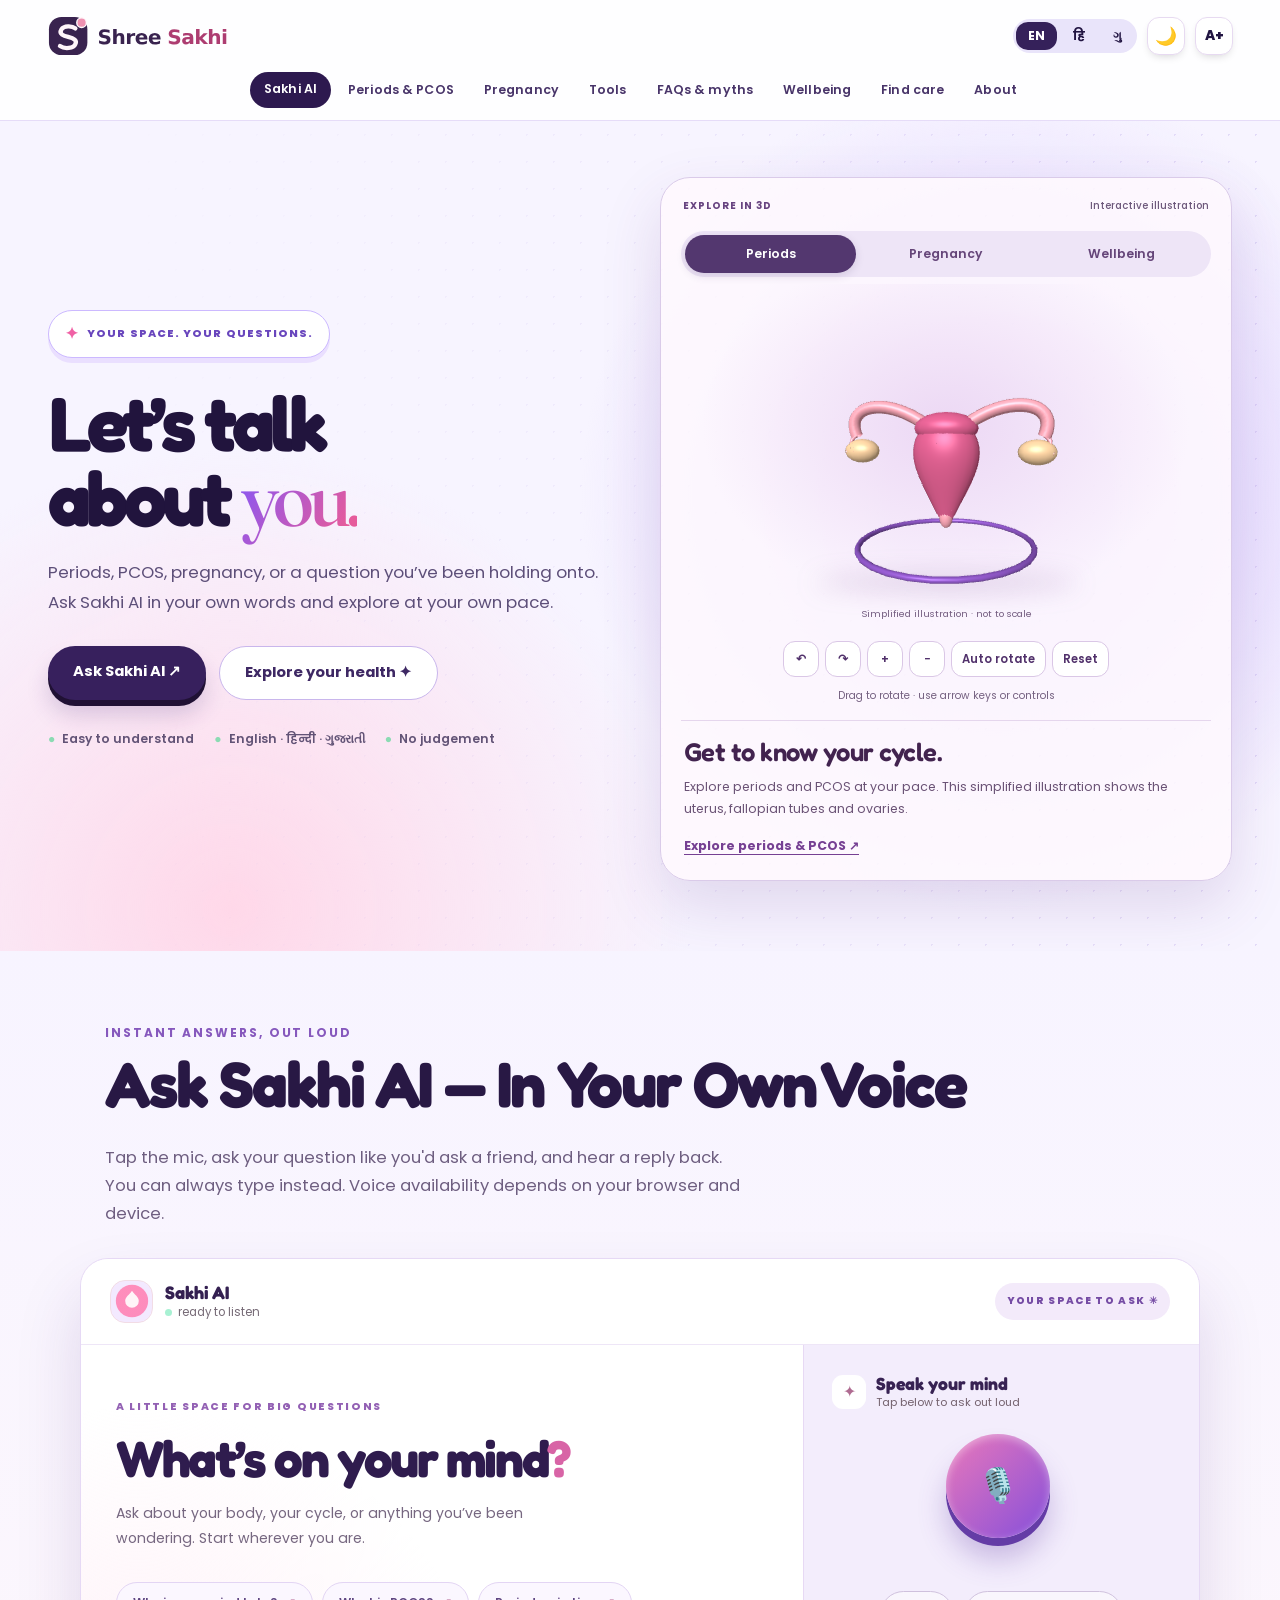
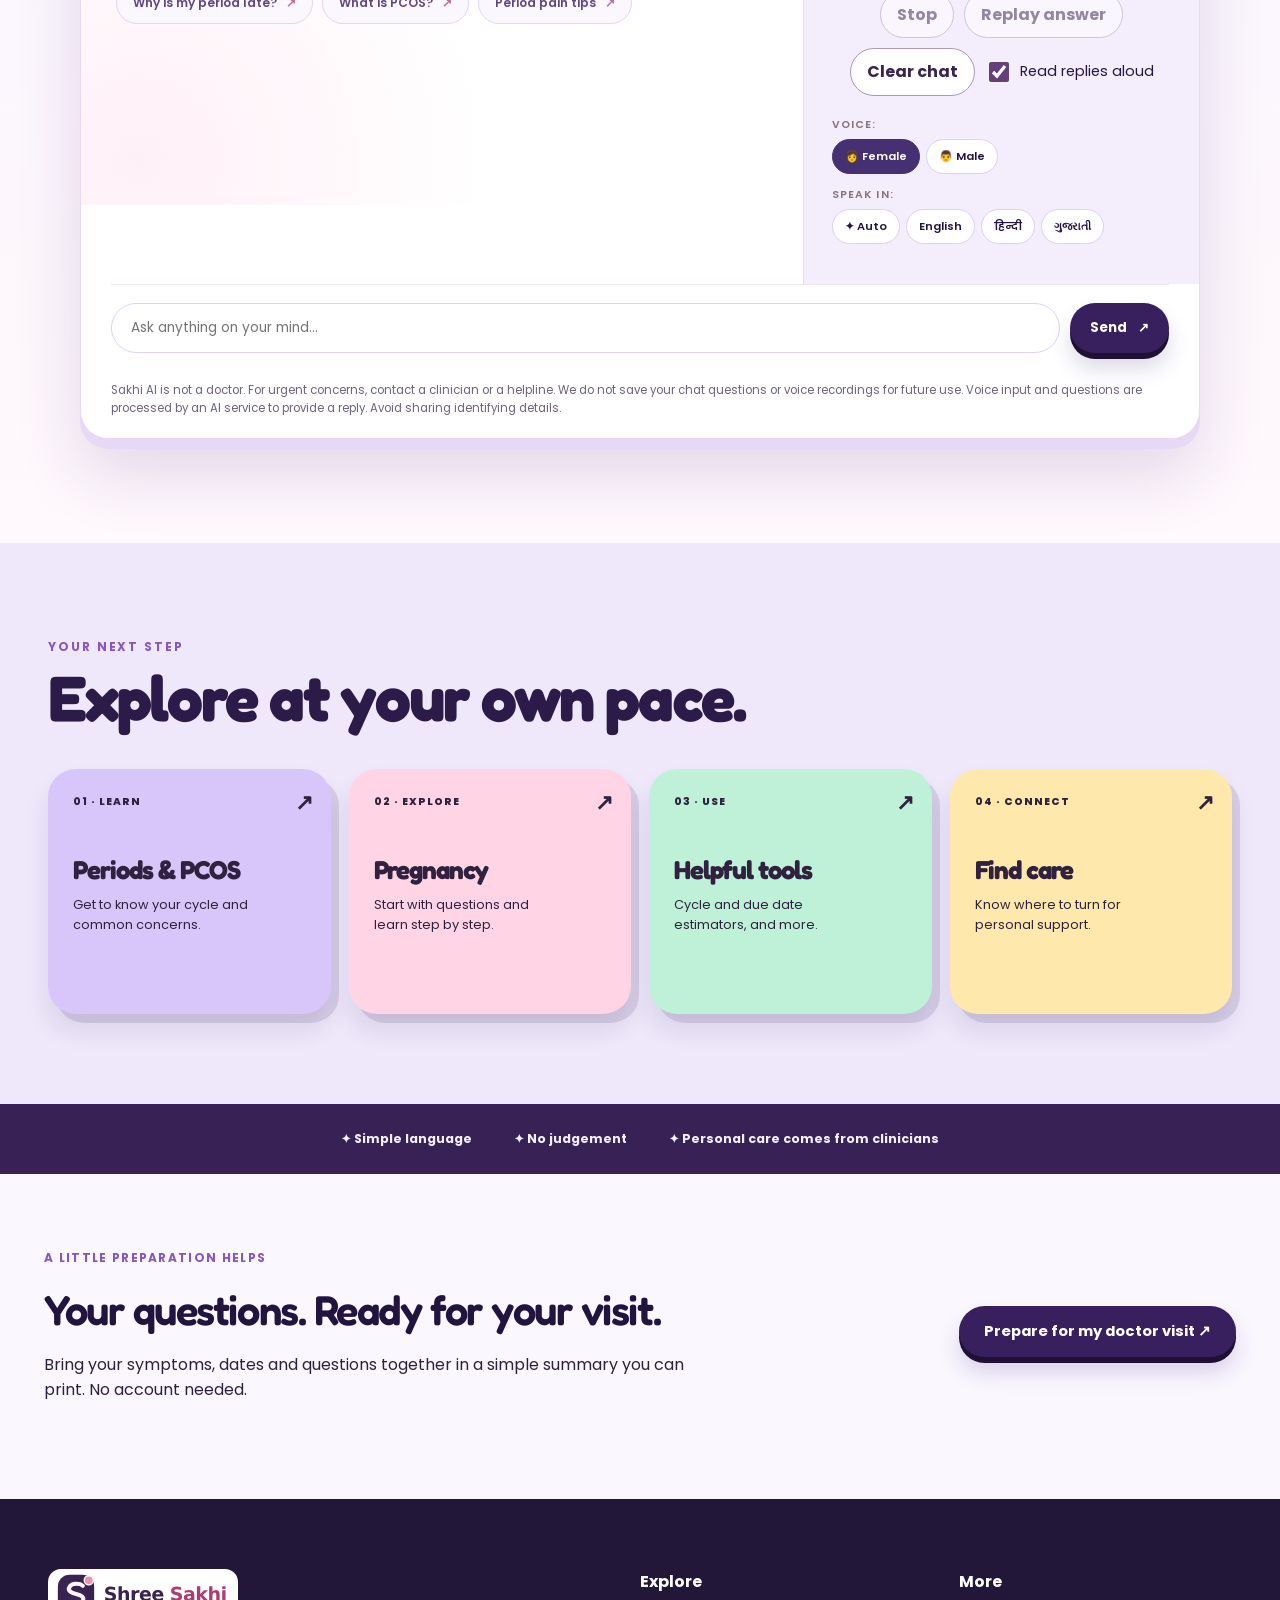
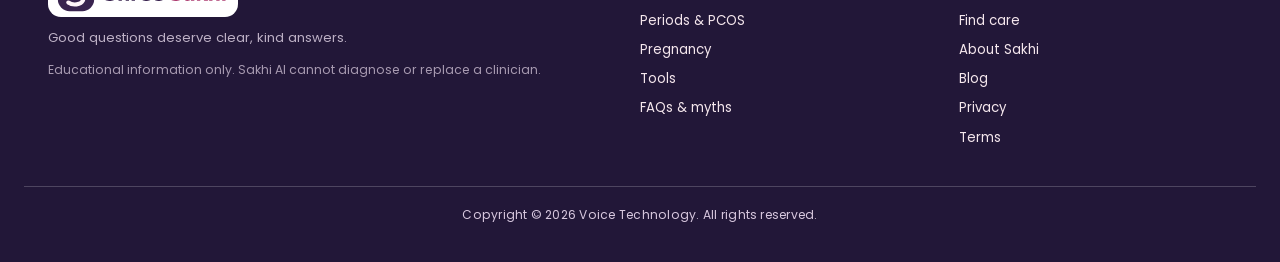
<file: index.html>
<!DOCTYPE html>
<html lang="en">
<head>
<meta charset="UTF-8">
<meta name="viewport" content="width=device-width, initial-scale=1.0">
<title>Ask Sakhi AI — Shree Sakhi</title>
<meta name="description" content="Ask Sakhi AI about periods, PCOS, and pregnancy, and explore simple health guides.">
<meta name="keywords" content="periods help India, PCOD symptoms, PCOS treatment, pregnancy care India, late period pregnancy, menstrual health, women health helpline India, period tracker, Shree Sakhi">
<meta name="author" content="Shree Sakhi">
<link rel="canonical" href="https://shreesakhiiiii.vercel.app/index.html">

<!-- Open Graph (Facebook, WhatsApp, Instagram link previews) -->
<meta property="og:type" content="website">
<meta property="og:title" content="Ask Sakhi AI — Shree Sakhi">
<meta property="og:description" content="Judgement-free answers on periods, PCOD, and pregnancy for girls and women in India. FAQs, trackers, an AI voice assistant, and verified helplines.">
<meta property="og:url" content="https://shreesakhiiiii.vercel.app/index.html">
<meta property="og:site_name" content="Shree Sakhi">
<meta property="og:locale" content="en_IN">

<!-- Twitter Card -->
<meta name="twitter:card" content="summary">
<meta name="twitter:title" content="Ask Sakhi AI — Shree Sakhi">
<meta name="twitter:description" content="Judgement-free answers on periods, PCOD, and pregnancy for girls and women in India.">

<link rel="icon" type="image/svg+xml" href="shree-sakhi-icon.svg">
<link rel="manifest" href="manifest.json">
<meta name="theme-color" content="#7A2E3B">
<meta name="apple-mobile-web-app-capable" content="yes">
<meta name="apple-mobile-web-app-status-bar-style" content="black-translucent">
<meta name="apple-mobile-web-app-title" content="Shree Sakhi">
<link rel="preconnect" href="https://fonts.googleapis.com">
<link rel="preconnect" href="https://fonts.gstatic.com" crossorigin>
<link href="https://fonts.googleapis.com/css2?family=Fraunces:ital,opsz,wght@0,9..144,400;0,9..144,600;1,9..144,500&family=Poppins:wght@300;400;500;600;700&family=Fredoka:wght@500;600;700&display=swap" rel="stylesheet">

<!--
  PRIVACY-FRIENDLY ANALYTICS (Plausible — no cookies, no personal data collected, GDPR-safe)
  1. Sign up free at https://plausible.io (or self-host — see plausible.io/docs/self-hosting)
  2. Add your real domain there
  3. Your domain (shreesakhiiiii.vercel.app) is already filled in below —
  4. Uncomment the script tag
  Until then, this stays commented out and collects nothing.
-->
<!-- <script defer data-domain="shreesakhiiiii.vercel.app" src="https://plausible.io/js/script.js"></script> -->

<style>
  :root{
    --maroon:#7A2E3B;
    --maroon-deep:#511D26;
    --gold:#C9973F;
    --gold-light:#E8C77E;
    --cream:#FBF2E7;
    --cream-deep:#F3E4D0;
    --sage:#6E8B5E;
    --sage-light:#DCE6D3;
    --rose:#D98B96;
    --rose-light:#F6DFE1;
    --ink:#2B1B1A;
    --paper:#FFFDF9;
    --on-dark-band:#FBF2E7; /* constant light text color for maroon/dark bands — never changes with theme */
  }
  *{box-sizing:border-box;}

  /* ---------- ACCESSIBILITY ---------- */
  a:focus-visible, button:focus-visible, input:focus-visible, select:focus-visible, textarea:focus-visible{
    outline:3px solid var(--gold) !important;
    outline-offset:2px;
  }
  [data-theme="dark"] a:focus-visible, [data-theme="dark"] button:focus-visible,
  [data-theme="dark"] input:focus-visible, [data-theme="dark"] select:focus-visible{
    outline-color:#F5D9A8 !important;
  }
  .sr-only{
    position:absolute;width:1px;height:1px;padding:0;margin:-1px;overflow:hidden;
    clip:rect(0,0,0,0);white-space:nowrap;border:0;
  }
  html.text-large{font-size:112.5%;} /* scales every rem-based size up ~12% site-wide */
  .a11y-toggle{
    width:38px;height:38px;border-radius:50%;border:1.5px solid var(--cream-deep);background:var(--paper);
    cursor:pointer;font-size:.85rem;font-weight:800;display:flex;align-items:center;justify-content:center;
    box-shadow:0 4px 10px -4px rgba(0,0,0,0.2);color:var(--maroon-deep);
  }
  [data-theme="dark"] .a11y-toggle{background:#241922;border-color:#3a2830;color:#EDE3DD;}
  .faq-listen-btn{
    display:inline-flex;align-items:center;gap:6px;margin-top:12px;background:var(--sage-light);
    color:#2f4023;border:none;padding:7px 14px;border-radius:18px;font-size:.78rem;font-weight:700;
    cursor:pointer;font-family:'Poppins',sans-serif;
  }
  .faq-listen-btn:hover{background:#c9dab8;}
  [data-theme="dark"] .faq-listen-btn{background:#20301f;color:#cfe8c9;}

  .tip-of-day-wrap{max-width:1080px;margin:0 auto;padding:0 24px 50px;position:relative;z-index:1;}
  .tip-of-day{
    max-width:640px;margin:0 auto;background:linear-gradient(135deg,var(--gz-sun),#f2a93b);
    border-radius:20px;padding:20px 26px;text-align:center;box-shadow:0 16px 32px -16px rgba(255,200,87,0.5);
  }
  .tip-badge{font-family:'Fredoka',sans-serif;font-weight:700;font-size:.78rem;color:#4a2f00;display:block;margin-bottom:6px;}
  .tip-of-day p{margin:0;color:#3d2600;font-weight:500;font-size:.95rem;}

  .faq-feedback{display:flex;align-items:center;gap:8px;margin-top:12px;flex-wrap:wrap;}
  .faq-feedback-label{font-size:.78rem;color:#7a6a67;}
  .faq-fb-btn{
    background:var(--cream-deep);border:none;border-radius:50%;width:32px;height:32px;
    cursor:pointer;font-size:.95rem;transition:transform .15s;
  }
  .faq-fb-btn:hover{transform:scale(1.15);}
  .faq-fb-btn:disabled{opacity:.4;cursor:default;transform:none;}
  .faq-fb-thanks{font-size:.78rem;color:#3d5230;font-weight:600;}
  [data-theme="dark"] .faq-fb-btn{background:#3a2830;}
  [data-theme="dark"] .faq-feedback-label{color:#a89a95;}
  html{scroll-behavior:smooth;}
  @media(max-width:768px){
    /* iOS Safari zooms the whole page in if a focused input's font is under 16px — this keeps every field at a safe size on phones/tablets without changing how they look on desktop */
    input, select, textarea{font-size:16px !important;}
  }
  body{
    margin:0;
    background:var(--cream);
    color:var(--ink);
    font-family:'Poppins',sans-serif;
    line-height:1.6;
  }
  h1,h2,h3,h4{
    font-family:'Fraunces',serif;
    margin:0 0 .4em 0;
    font-weight:600;
    color:var(--maroon-deep);
  }
  a{color:inherit;}
  .eyebrow{
    font-size:.72rem;
    letter-spacing:.16em;
    text-transform:uppercase;
    color:var(--maroon);
    font-weight:600;
    margin-bottom:.6em;
    display:inline-block;
  }
  .container{max-width:1080px;margin:0 auto;padding:0 24px;}
  /* ---------- NAV ---------- */
  nav{
    position:sticky;top:0;z-index:50;
    background:rgba(251,242,231,0.92);
    backdrop-filter:blur(8px);
    border-bottom:1px solid var(--cream-deep);
  }
  .navwrap{
    max-width:1080px;margin:0 auto;padding:14px 24px 10px;
    display:flex;align-items:center;justify-content:space-between;
    flex-wrap:wrap;gap:10px;
  }
  .nav-controls{display:flex;align-items:center;gap:10px;flex-shrink:0;}

  .hamburger{
    display:none;width:38px;height:38px;border-radius:10px;border:1.5px solid var(--cream-deep);
    background:var(--paper);cursor:pointer;flex-direction:column;align-items:center;justify-content:center;
    gap:4px;
  }
  .hamburger span{width:18px;height:2px;background:var(--maroon-deep);border-radius:2px;transition:transform .25s, opacity .25s;}
  .hamburger.open span:nth-child(1){transform:translateY(6px) rotate(45deg);}
  .hamburger.open span:nth-child(2){opacity:0;}
  .hamburger.open span:nth-child(3){transform:translateY(-6px) rotate(-45deg);}
  [data-theme="dark"] .hamburger{background:#241922;border-color:#3a2830;}
  [data-theme="dark"] .hamburger span{background:#F2E3D5;}

  @media(max-width:820px){
    .hamburger{display:flex;}
    .navlinks-row{
      max-height:0;overflow:hidden;padding:0 24px;transition:max-height .3s ease, padding .3s ease;
    }
    .navlinks-row.open{max-height:600px;padding:0 24px 16px;}
    .navlinks{flex-direction:column;align-items:center;gap:4px;width:100%;}
    .navlinks a{width:100%;text-align:center;padding:10px 0;border-bottom:1px solid var(--cream-deep);}
    .navlinks a:last-child{border-bottom:none;}
    [data-theme="dark"] .navlinks a{border-bottom-color:#3a2830;}
  }
  .navlinks-row{
    max-width:1080px;margin:0 auto;padding:0 24px 14px;
  }
  .navlinks{display:flex;gap:8px 20px;flex-wrap:wrap;justify-content:center;}
  .brand{display:flex;align-items:center;gap:10px;flex-shrink:0;}
  .brand .mark{width:34px;height:34px;flex-shrink:0;}
  .brand-text{font-family:'Fraunces',serif;font-weight:600;font-size:1.25rem;color:var(--maroon-deep);}
  .brand-text span{color:var(--gold);}
  .navlinks a{
    font-size:.85rem;font-weight:500;text-decoration:none;color:var(--maroon-deep);
    padding:6px 2px;border-bottom:2px solid transparent;transition:border-color .2s;
  }
  .navlinks a:hover{border-color:var(--gold);}
  /* ---------- HERO ---------- */
  .hero{
    position:relative;
    padding:78px 24px 60px;
    overflow:hidden;
    background:
      radial-gradient(circle at 88% 12%, var(--rose-light) 0%, transparent 42%),
      radial-gradient(circle at 8% 90%, var(--sage-light) 0%, transparent 40%);
  }
  .hero-inner{max-width:1080px;margin:0 auto;display:grid;grid-template-columns:1.15fr .85fr;gap:48px;align-items:center;}
  @media(max-width:820px){.hero-inner{grid-template-columns:1fr;}}
  .letter{
    background:var(--paper);
    border-radius:4px;
    padding:38px 40px;
    box-shadow:0 18px 40px -18px rgba(81,29,38,0.35);
    border-left:5px solid var(--gold);
  }
  .letter h1{font-size:2.35rem;line-height:1.18;}
  .letter p{font-size:1.02rem;color:#4a3835;}
  .letter .sign{
    margin-top:22px;font-family:'Fraunces',serif;font-style:italic;color:var(--maroon);font-size:1.05rem;
  }
  .heroart{display:flex;justify-content:center;}
  .cta-row{display:flex;gap:14px;margin-top:26px;flex-wrap:wrap;}
  .btn{
    display:inline-block;padding:13px 26px;border-radius:30px;font-weight:600;font-size:.92rem;
    text-decoration:none;cursor:pointer;border:none;transition:transform .15s, box-shadow .15s;
  }
  .btn-primary{background:var(--maroon);color:var(--on-dark-band);}
  .btn-primary:hover{transform:translateY(-2px);box-shadow:0 10px 20px -8px rgba(122,46,59,0.55);}
  .btn-ghost{background:transparent;border:1.5px solid var(--maroon);color:var(--maroon-deep);}
  .btn-ghost:hover{background:var(--maroon);color:var(--on-dark-band);}
  /* divider motif */
  .divider{display:flex;align-items:center;justify-content:center;gap:10px;margin:0 auto 10px;width:fit-content;}
  .divider svg{display:block;}
  /* ---------- SECTION shell ---------- */
  section{padding:70px 24px;}
  .section-head{text-align:center;max-width:640px;margin:0 auto 44px;}
  .section-head p{color:#5a4744;font-size:1rem;}
  .band-cream{background:var(--cream);}
  .band-paper{background:var(--paper);}
  .band-maroon{background:linear-gradient(180deg,var(--maroon-deep),var(--maroon));color:var(--on-dark-band);}
  .band-maroon h2, .band-maroon h3{color:var(--on-dark-band);}
  .band-sage{background:linear-gradient(180deg,#f6f8f2,var(--sage-light));}
  /* ---------- FAQ ---------- */
  .tabbar{display:flex;justify-content:center;gap:10px;margin-bottom:36px;flex-wrap:wrap;}
  .tabbtn{
    padding:10px 22px;border-radius:24px;border:1.5px solid var(--maroon);
    background:transparent;color:var(--maroon-deep);font-weight:600;font-size:.88rem;
    cursor:pointer;font-family:'Poppins',sans-serif;transition:all .2s;
  }
  .tabbtn.active{background:var(--maroon);color:var(--on-dark-band);}
  .faqgroup{display:none;max-width:780px;margin:0 auto;}
  .faqgroup.active{display:block;}
  .faq-cat{
    font-size:.78rem;letter-spacing:.1em;text-transform:uppercase;color:var(--gold);
    font-weight:700;margin:30px 0 12px;
  }
  .faq-cat:first-child{margin-top:0;}
  .accordion-item{
    background:var(--paper);border:1px solid var(--cream-deep);border-radius:12px;
    margin-bottom:10px;overflow:hidden;
  }
  .accordion-q{
    width:100%;text-align:left;background:none;border:none;padding:18px 22px;
    font-family:'Poppins',sans-serif;font-weight:600;font-size:.96rem;color:var(--ink);
    display:flex;justify-content:space-between;align-items:center;gap:14px;cursor:pointer;
  }
  .accordion-q .plus{font-size:1.3rem;color:var(--maroon);transition:transform .25s;flex-shrink:0;}
  .accordion-item.open .plus{transform:rotate(45deg);}
  .accordion-a{
    max-height:0;overflow:hidden;transition:max-height .3s ease;
    padding:0 22px;font-size:.93rem;color:#4a3835;
  }
  .accordion-item.open .accordion-a{max-height:600px;padding:0 22px 20px;}
  /* ---------- CARD GRID ---------- */
  .grid3{display:grid;grid-template-columns:repeat(3,1fr);gap:20px;}
  @media(max-width:1024px){.grid3{grid-template-columns:repeat(2,1fr);}}
  .grid2{display:grid;grid-template-columns:repeat(2,1fr);gap:20px;}
  @media(max-width:760px){.grid3{grid-template-columns:1fr;}.grid2{grid-template-columns:1fr;}}
  .card{
    background:var(--paper);border-radius:14px;padding:26px;border:1px solid var(--cream-deep);
  }
  .card h4{font-size:1.05rem;margin-bottom:.5em;}
  .card ul{margin:0;padding-left:1.1em;font-size:.92rem;color:#4a3835;}
  .card ul li{margin-bottom:6px;}
  .icon-badge{
    width:44px;height:44px;border-radius:50%;display:flex;align-items:center;justify-content:center;
    background:var(--rose-light);font-size:1.3rem;margin-bottom:14px;
  }
  .card.sage .icon-badge{background:var(--sage-light);}
  .card.gold .icon-badge{background:#F5E7C6;}
  /* two-column avoid/do lists */
  .dolist{border-left:4px solid var(--sage);}
  .avoidlist{border-left:4px solid var(--rose);}
  .tag{
    display:inline-block;background:var(--sage-light);color:#3d5230;font-size:.72rem;
    padding:3px 10px;border-radius:20px;font-weight:600;margin-bottom:10px;
  }
  .tag.avoid{background:var(--rose-light);color:#7a3038;}
  /* mood grid small cards */
  .moodcard{
    background:var(--paper);border-radius:14px;padding:20px;border:1px solid var(--cream-deep);
    text-align:center;
  }
  .moodcard .emoji{font-size:1.8rem;margin-bottom:8px;}
  .moodcard h4{font-size:.95rem;margin-bottom:6px;}
  .moodcard p{font-size:.82rem;color:#5a4744;margin:0;}
  /* find doctor */
  .finder-box{
    background:var(--paper);border-radius:18px;padding:34px;max-width:640px;margin:0 auto;
    box-shadow:0 20px 40px -22px rgba(81,29,38,0.3);
  }
  .finder-row{display:flex;gap:10px;flex-wrap:wrap;}
  .finder-row input{
    flex:1;min-width:200px;padding:13px 16px;border-radius:10px;border:1.5px solid var(--cream-deep);
    font-family:'Poppins',sans-serif;font-size:.95rem;
  }
  .finder-row input:focus{outline:none;border-color:var(--gold);}
  .quickpicks{display:flex;gap:8px;flex-wrap:wrap;margin-top:14px;}
  .chip{
    padding:6px 14px;border-radius:20px;background:var(--sage-light);color:#3d5230;
    font-size:.8rem;font-weight:600;border:none;cursor:pointer;
  }
  .helpline-strip{
    display:grid;grid-template-columns:repeat(5,1fr);gap:14px;max-width:1000px;margin:40px auto 0;
  }
  @media(max-width:820px){.helpline-strip{grid-template-columns:repeat(2,1fr);}}
  .helpline-card{
    background:rgba(255,255,255,0.08);border:1px solid rgba(255,255,255,0.18);border-radius:14px;
    padding:18px;text-align:center;
  }
  .helpline-card .num{font-family:'Fraunces',serif;font-size:1.7rem;font-weight:600;color:var(--gold-light);}
  .helpline-card .lbl{font-size:.78rem;opacity:.85;margin-top:4px;}
  /* footer */
  footer{background:var(--maroon-deep);color:var(--on-dark-band);padding:40px 24px 30px;text-align:center;}
  footer p{font-size:.82rem;opacity:.8;max-width:640px;margin:8px auto;}
  .disclaimer{
    background:var(--cream-deep);border-radius:12px;padding:16px 20px;font-size:.82rem;
    color:#5a4744;max-width:780px;margin:30px auto 0;text-align:center;
  }
  @media(max-width:600px){
    .letter{padding:26px 22px;}
    .letter h1{font-size:1.7rem;}
    section{padding:50px 18px;}
    .helpline-strip{grid-template-columns:repeat(2,1fr) !important;gap:10px;}
    .helpline-card .num{font-size:1.4rem;}
    .voicewidget.premium{padding:18px;}
    .mic-wrap{width:100px;height:100px;}
    .micbtn{width:88px;height:88px;font-size:1.8rem;}
    .vw-thread{max-height:260px;}
    .vw-bubble{max-width:90%;font-size:.86rem;}
    .kickbig{width:120px;height:120px;font-size:1rem;}
    .finder-row{flex-direction:column;align-items:stretch;}
    .finder-row input{min-width:0;}
    .voice-typed{flex-direction:column;}
    .voice-typed button{width:100%;}
    .cta-row{flex-direction:column;align-items:stretch;}
    .cta-row .btn{width:100%;text-align:center;}
    .quickpicks{justify-content:center;}
  }
  @media(max-width:400px){
    .helpline-strip{grid-template-columns:1fr !important;}
    .grid3, .grid2{gap:14px;}
    .navwrap{padding:12px 16px 8px;}
    .navlinks-row{padding:0 16px 12px;}
  }
  /* Larger desktop/PC screens: keep line lengths readable, don't stretch content edge to edge */
  @media(min-width:1400px){
    .container{max-width:1180px;}
    .hero-inner, .navwrap, .navlinks-row{max-width:1180px;}
  }

  /* ---------- LANGUAGE SWITCH ---------- */
  .langswitch{display:flex;gap:4px;background:var(--cream-deep);border-radius:20px;padding:3px;}
  .langswitch button{
    border:none;background:transparent;padding:5px 12px;border-radius:16px;font-size:.76rem;
    font-weight:700;cursor:pointer;color:var(--maroon-deep);font-family:'Poppins',sans-serif;
  }
  .langswitch button.active{background:var(--maroon);color:var(--on-dark-band);}

  /* ---------- TOOLS ---------- */
  .toolbar{display:flex;justify-content:center;gap:8px;margin-bottom:32px;flex-wrap:wrap;}
  .toolbtn{
    padding:9px 16px;border-radius:20px;border:1.5px solid var(--sage);background:transparent;
    color:#3d5230;font-weight:600;font-size:.8rem;cursor:pointer;font-family:'Poppins',sans-serif;
  }
  .toolbtn.active{background:var(--sage);color:#fff;}
  .toolpanel{display:none;max-width:680px;margin:0 auto;}
  .toolpanel.active{display:block;}
  .tool-card{background:var(--paper);border:1px solid var(--cream-deep);border-radius:16px;padding:28px;}
  .tool-card label{display:block;font-size:.82rem;font-weight:600;color:var(--maroon-deep);margin:14px 0 6px;}
  .tool-card input, .tool-card select{
    width:100%;padding:11px 14px;border-radius:8px;border:1.5px solid var(--cream-deep);
    font-family:'Poppins',sans-serif;font-size:.92rem;
  }
  .tool-card input:focus, .tool-card select:focus{outline:none;border-color:var(--gold);}
  .tool-result{
    margin-top:18px;padding:16px 18px;background:var(--sage-light);border-radius:12px;
    font-size:.9rem;color:#2f4023;display:none;
  }
  .tool-result.show{display:block;}
  .tool-result strong{color:var(--maroon-deep);font-family:'Fraunces',serif;font-size:1.1rem;}
  .mini-note{font-size:.78rem;color:#7a6a67;margin-top:10px;}

  .ai-insight-box{
    margin-top:24px;padding-top:20px;border-top:1px dashed var(--cream-deep);
  }
  .ai-insight-box h4{font-size:.95rem;margin-bottom:4px;}
  .stat-row{display:grid;grid-template-columns:repeat(3,1fr);gap:10px;margin-top:12px;}
  .stat-row label{font-size:.72rem;margin:0 0 4px;}
  .stat-row input{padding:9px 10px;font-size:.85rem;}
  @media(max-width:520px){.stat-row{grid-template-columns:1fr;}}
  .ai-insight-result{
    display:none;margin-top:16px;padding:16px 18px;border-radius:14px;font-size:.9rem;line-height:1.55;
    background:linear-gradient(135deg,var(--rose-light),var(--sage-light));color:var(--ink);
  }
  .ai-insight-result.show{display:block;}
  .ai-insight-result .ai-loading{display:inline-flex;gap:4px;}
  .ai-insight-result .ai-loading span{
    width:6px;height:6px;border-radius:50%;background:var(--maroon);opacity:.5;animation:typingDot 1.2s ease-in-out infinite;
  }
  .ai-insight-result .ai-loading span:nth-child(2){animation-delay:.2s;}
  .ai-insight-result .ai-loading span:nth-child(3){animation-delay:.4s;}
  [data-theme="dark"] .ai-insight-box{border-top-color:#3a2830;}
  [data-theme="dark"] .ai-insight-result{background:linear-gradient(135deg,#3a2430,#1c2a20);color:#EDE3DD;}
  .checklist label{
    display:flex;align-items:flex-start;gap:10px;font-size:.88rem;font-weight:400;color:var(--ink);
    margin-bottom:10px;cursor:pointer;
  }
  .checklist input[type="checkbox"]{width:auto;margin-top:3px;}
  .kickbtn-wrap{text-align:center;padding:20px 0;}
  .kickbig{
    width:140px;height:140px;border-radius:50%;background:var(--rose);color:#fff;border:none;
    font-family:'Fraunces',serif;font-size:1.1rem;font-weight:600;cursor:pointer;box-shadow:0 12px 24px -10px rgba(217,139,150,.6);
  }
  .kickbig:active{transform:scale(.96);}
  .kickstats{display:flex;justify-content:center;gap:26px;margin-top:18px;}
  .kickstats div{text-align:center;}
  .kickstats .kn{font-family:'Fraunces',serif;font-size:1.6rem;color:var(--maroon-deep);}
  .kickstats .kl{font-size:.74rem;color:#7a6a67;}

  /* ---------- FLIP CARDS (myths) ---------- */
  .flipgrid{display:grid;grid-template-columns:repeat(2,1fr);gap:18px;}
  @media(max-width:700px){.flipgrid{grid-template-columns:1fr;}}
  .flipcard{perspective:1200px;height:180px;cursor:pointer;}
  .flipinner{position:relative;width:100%;height:100%;transition:transform .5s;transform-style:preserve-3d;}
  .flipcard.flipped .flipinner{transform:rotateY(180deg);}
  .flipface{
    position:absolute;inset:0;backface-visibility:hidden;border-radius:14px;padding:22px;
    display:flex;flex-direction:column;justify-content:center;
  }
  .flipfront{background:var(--rose-light);border:1px solid var(--rose);}
  .flipback{background:var(--sage-light);border:1px solid var(--sage);transform:rotateY(180deg);}
  .flipface .tag2{font-size:.7rem;font-weight:700;letter-spacing:.08em;text-transform:uppercase;margin-bottom:8px;}
  .flipfront .tag2{color:#7a3038;}
  .flipback .tag2{color:#3d5230;}
  .flipface p{margin:0;font-size:.92rem;font-weight:500;color:var(--ink);}

  /* ---------- STORIES ---------- */
  .storycard{
    background:var(--paper);border-radius:16px;padding:26px;border:1px solid var(--cream-deep);
    border-top:4px solid var(--gold);
  }
  .storycard .who{font-size:.78rem;font-weight:700;color:var(--maroon);text-transform:uppercase;letter-spacing:.06em;margin-bottom:10px;}
  .storycard p{font-size:.92rem;color:#4a3835;font-style:italic;}

  /* ---------- ASK SAKHI ---------- */
  .askform textarea, .askform input, .askform select{
    width:100%;padding:12px 14px;border-radius:10px;border:1.5px solid var(--cream-deep);
    font-family:'Poppins',sans-serif;font-size:.92rem;margin-bottom:14px;
  }
  .askform textarea{min-height:110px;resize:vertical;}
  .askform label{display:block;font-size:.8rem;font-weight:600;color:var(--maroon-deep);margin-bottom:6px;}

  /* ---------- FLOATING TALK BUTTON ---------- */
  .whatsapp-share{
    display:inline-flex;align-items:center;gap:8px;background:#25D366;color:#fff;
    padding:9px 18px;border-radius:24px;text-decoration:none;font-weight:700;font-size:.85rem;
    box-shadow:0 8px 18px -8px rgba(37,211,102,0.5);transition:transform .2s;
  }
  .whatsapp-share:hover{transform:translateY(-2px);}
  .share-row{display:flex;justify-content:center;margin-top:20px;}

  .floatbtn{
    position:fixed;bottom:22px;right:22px;z-index:60;
    background:var(--maroon);color:var(--on-dark-band);border:none;border-radius:30px;
    padding:14px 20px;font-weight:700;font-size:.86rem;box-shadow:0 14px 30px -12px rgba(81,29,38,0.6);
    cursor:pointer;display:flex;align-items:center;gap:8px;
  }
  .floatmenu{
    position:fixed;bottom:78px;right:22px;z-index:60;background:var(--paper);border-radius:14px;
    box-shadow:0 20px 40px -18px rgba(0,0,0,0.3);padding:14px;display:none;min-width:220px;
  }
  .floatmenu.show{display:block;}
  .floatmenu a{
    display:block;padding:10px 12px;border-radius:8px;font-size:.86rem;font-weight:600;
    text-decoration:none;color:var(--maroon-deep);margin-bottom:4px;
  }
  .floatmenu a:hover{background:var(--cream);}

  .verify-badge{
    display:inline-flex;align-items:center;gap:6px;background:var(--sage-light);color:#3d5230;
    font-size:.76rem;font-weight:700;padding:4px 12px;border-radius:20px;margin-top:10px;
  }

  /* ---------- SECTION LOOP ANIMATIONS ---------- */
  .section-anim{display:flex;justify-content:center;margin-bottom:6px;}
  .section-anim svg{display:block;}

  @keyframes bottlePulse{
    0%,100%{transform:scale(1);}
    50%{transform:scale(1.06);}
  }
  @keyframes steamRise1{
    0%{transform:translateY(0) scaleX(1);opacity:0;}
    15%{opacity:.9;}
    100%{transform:translateY(-22px) scaleX(1.4);opacity:0;}
  }
  @keyframes steamRise2{
    0%{transform:translateY(0) scaleX(1);opacity:0;}
    15%{opacity:.7;}
    100%{transform:translateY(-22px) scaleX(1.4);opacity:0;}
  }
  .bottle-body{animation:bottlePulse 1.4s ease-in-out infinite;transform-origin:center bottom;}
  .steam-a{animation:steamRise1 1.6s ease-in-out infinite;}
  .steam-b{animation:steamRise2 1.6s ease-in-out infinite;animation-delay:.5s;}
  .steam-c{animation:steamRise1 1.6s ease-in-out infinite;animation-delay:.9s;}

  @keyframes heartBeat{
    0%,100%{transform:scale(1);}
    15%{transform:scale(1.18);}
    30%{transform:scale(0.96);}
    45%{transform:scale(1.12);}
    60%{transform:scale(1);}
  }
  @keyframes babyBounce{
    0%,100%{transform:translateY(0) rotate(0deg);}
    50%{transform:translateY(-6px) rotate(-4deg);}
  }
  .heart-shape{animation:heartBeat 1.5s ease-in-out infinite;transform-origin:center;}
  .baby-shape{animation:babyBounce 1.8s ease-in-out infinite;transform-origin:center bottom;}

  /* ================= GEN-Z LAYER ================= */
  :root{
    --gz-pink:#FF6FA0;
    --gz-purple:#8C6CF6;
    --gz-mint:#3FD8B8;
    --gz-sun:#FFC857;
  }
  .gz-gradient-text{
    background:linear-gradient(90deg,var(--gz-pink),var(--gz-purple));
    -webkit-background-clip:text;background-clip:text;color:transparent;
  }
  .sticker-pill{
    display:inline-flex;align-items:center;gap:6px;padding:6px 16px;border-radius:24px;
    font-family:'Fredoka',sans-serif;font-weight:600;font-size:.8rem;color:#fff;
    background:linear-gradient(135deg,var(--gz-pink),var(--gz-purple));
    box-shadow:0 8px 18px -8px rgba(140,108,246,.55);
  }
  .sticker-pill.mint{background:linear-gradient(135deg,var(--gz-mint),#2bb89f);box-shadow:0 8px 18px -8px rgba(63,216,184,.5);}
  .sticker-pill.sun{background:linear-gradient(135deg,var(--gz-sun),#f2a93b);box-shadow:0 8px 18px -8px rgba(255,200,87,.5);color:#4a2f00;}
  .glass-card{
    background:rgba(255,255,255,0.6);backdrop-filter:blur(10px);-webkit-backdrop-filter:blur(10px);
    border:1px solid rgba(255,255,255,0.7);border-radius:20px;
  }
  .gz-blob{position:absolute;border-radius:50%;filter:blur(2px);opacity:.55;animation:blobFloat 7s ease-in-out infinite;}
  @keyframes blobFloat{0%,100%{transform:translateY(0) translateX(0);}50%{transform:translateY(-14px) translateX(8px);}}

  /* new pain-relief loop icons */
  @keyframes iceHeatSwap{
    0%,40%{opacity:1;}45%,90%{opacity:0;}95%,100%{opacity:1;}
  }
  @keyframes iceHeatSwap2{
    0%,40%{opacity:0;}45%,90%{opacity:1;}95%,100%{opacity:0;}
  }
  .ice-layer{animation:iceHeatSwap 3s ease-in-out infinite;}
  .heat-layer{animation:iceHeatSwap2 3s ease-in-out infinite;}

  @keyframes stretchSway{
    0%,100%{transform:rotate(0deg);}
    25%{transform:rotate(-8deg);}
    75%{transform:rotate(8deg);}
  }
  .stretch-fig{animation:stretchSway 3.5s ease-in-out infinite;transform-origin:bottom center;}

  @keyframes cupSteamSlow{
    0%{transform:translateY(0) scaleX(1);opacity:0;}
    20%{opacity:.85;}
    100%{transform:translateY(-20px) scaleX(1.5);opacity:0;}
  }
  .cup-steam-a{animation:cupSteamSlow 3s ease-in-out infinite;}
  .cup-steam-b{animation:cupSteamSlow 3s ease-in-out infinite;animation-delay:1s;}
  .cup-steam-c{animation:cupSteamSlow 3s ease-in-out infinite;animation-delay:2s;}

  @keyframes pillowGlow{
    0%,100%{opacity:.25;transform:scale(1);}
    50%{opacity:.6;transform:scale(1.15);}
  }
  @keyframes pillowBob{
    0%,100%{transform:translateY(0);}
    50%{transform:translateY(-4px);}
  }
  .pillow-glow{animation:pillowGlow 4s ease-in-out infinite;transform-origin:center;}
  .pillow-shape{animation:pillowBob 4s ease-in-out infinite;}

  @keyframes legLift{
    0%,100%{transform:translateY(0);}
    50%{transform:translateY(-7px);}
  }
  .leg-shape{animation:legLift 3s ease-in-out infinite;}

  @keyframes flameFlicker{
    0%,100%{transform:scaleY(1) rotate(0deg);}
    30%{transform:scaleY(1.15) rotate(-3deg);}
    60%{transform:scaleY(0.9) rotate(3deg);}
  }
  .flame-shape{animation:flameFlicker 3s ease-in-out infinite;transform-origin:bottom center;}

  @keyframes stickerFloat{
    0%,100%{transform:translateY(0) rotate(-3deg);}
    50%{transform:translateY(-8px) rotate(3deg);}
  }
  .sticker-float{animation:stickerFloat 3.4s ease-in-out infinite;display:inline-block;}
  @keyframes stickerWiggle{
    0%,100%{transform:rotate(-6deg) scale(1);}
    50%{transform:rotate(6deg) scale(1.08);}
  }
  .sticker-wiggle{animation:stickerWiggle 2.6s ease-in-out infinite;display:inline-block;}

  /* ================= 3D DEPTH LAYER ================= */
  .icon-badge{
    position:relative;overflow:hidden;
    box-shadow:0 10px 18px -8px rgba(122,46,59,0.35), inset 0 2px 3px rgba(255,255,255,0.6), inset 0 -6px 10px rgba(0,0,0,0.06);
    background:radial-gradient(circle at 32% 28%, #ffffff 0%, var(--rose-light) 42%, var(--rose) 100%);
  }
  .card.sage .icon-badge{background:radial-gradient(circle at 32% 28%, #ffffff 0%, var(--sage-light) 42%, var(--sage) 100%);}
  .card.gold .icon-badge{background:radial-gradient(circle at 32% 28%, #ffffff 0%, #F5E7C6 42%, var(--gold) 100%);}

  .card, .moodcard, .storycard, .helpline-card{
    transition:transform .3s ease, box-shadow .3s ease;
    transform-style:preserve-3d;
  }
  .card:hover, .moodcard:hover, .storycard:hover{
    transform:perspective(700px) rotateX(3deg) translateY(-6px) scale(1.015);
    box-shadow:0 24px 40px -20px rgba(81,29,38,0.35);
  }
  .btn{transition:transform .2s ease, box-shadow .2s ease;}
  .btn:active{transform:translateY(1px) scale(.97);}

  @keyframes bounceIcon{
    0%,100%{transform:translateY(0);}
    50%{transform:translateY(-8px);}
  }
  @keyframes rotateIcon{
    0%{transform:rotate(0deg);}
    100%{transform:rotate(360deg);}
  }
  @keyframes floatIcon{
    0%,100%{transform:translateY(0) rotate(-3deg);}
    50%{transform:translateY(-9px) rotate(3deg);}
  }
  @keyframes twinkleIcon{
    0%,100%{opacity:.3;transform:scale(0.8);}
    50%{opacity:1;transform:scale(1.15);}
  }
  @keyframes flipIcon{
    0%,100%{transform:rotateY(0deg);}
    50%{transform:rotateY(180deg);}
  }
  @keyframes pulseIcon{
    0%,100%{transform:scale(1);opacity:1;}
    50%{transform:scale(1.25);opacity:.6;}
  }
  @keyframes waveIcon{
    0%,100%{transform:scaleY(1);}
    50%{transform:scaleY(1.6);}
  }
  .anim-bounce{animation:bounceIcon 2.2s ease-in-out infinite;}
  .anim-rotate{animation:rotateIcon 3.5s linear infinite;transform-origin:center;}
  .anim-float{animation:floatIcon 3.2s ease-in-out infinite;}
  .anim-twinkle{animation:twinkleIcon 1.8s ease-in-out infinite;}
  .anim-flip{animation:flipIcon 3s ease-in-out infinite;transform-origin:center;}
  .anim-pulse{animation:pulseIcon 2s ease-in-out infinite;transform-origin:center;}
  .anim-wave{animation:waveIcon 1.2s ease-in-out infinite;transform-origin:bottom;}

  /* ================= AI VOICE WIDGET — PREMIUM ================= */
  .voicewidget.premium{
    max-width:640px;margin:0 auto;
    background:linear-gradient(180deg, rgba(255,255,255,0.85), rgba(255,255,255,0.65));
    backdrop-filter:blur(16px);-webkit-backdrop-filter:blur(16px);
    border-radius:28px;padding:28px;
    border:1px solid rgba(255,255,255,0.8);
    box-shadow:0 30px 60px -28px rgba(81,29,38,0.4), inset 0 1px 0 rgba(255,255,255,0.9);
    position:relative;overflow:hidden;
  }
  .voicewidget.premium::before{
    content:'';position:absolute;top:-60px;right:-60px;width:180px;height:180px;border-radius:50%;
    background:radial-gradient(circle, var(--gz-pink), transparent 70%);opacity:.25;pointer-events:none;
  }
  .voicewidget.premium::after{
    content:'';position:absolute;bottom:-70px;left:-50px;width:180px;height:180px;border-radius:50%;
    background:radial-gradient(circle, var(--gz-purple), transparent 70%);opacity:.2;pointer-events:none;
  }

  .vw-header{display:flex;align-items:center;gap:12px;margin-bottom:16px;position:relative;z-index:1;}
  .vw-avatar{
    width:44px;height:44px;border-radius:50%;display:flex;align-items:center;justify-content:center;
    box-shadow:0 8px 16px -6px rgba(140,108,246,.5);
  }
  .vw-name{font-family:'Fraunces',serif;font-weight:600;color:var(--maroon-deep);font-size:1.05rem;}
  .vw-status{font-family:'Fredoka',sans-serif;font-size:.78rem;color:#7a6a67;display:flex;align-items:center;gap:6px;}
  .vw-dot{width:7px;height:7px;border-radius:50%;background:var(--gz-mint);display:inline-block;animation:pulseIcon 1.6s ease-in-out infinite;}
  .vw-status.thinking .vw-dot{background:var(--gz-sun);}
  .vw-status.speaking .vw-dot{background:var(--gz-pink);}
  .vw-status.listening .vw-dot{background:var(--gz-purple);}

  .vw-thread{
    position:relative;z-index:1;max-height:320px;overflow-y:auto;margin-bottom:18px;
    padding-right:4px;scroll-behavior:smooth;
  }
  .vw-thread::-webkit-scrollbar{width:5px;}
  .vw-thread::-webkit-scrollbar-thumb{background:var(--cream-deep);border-radius:10px;}

  .vw-empty{text-align:center;padding:24px 12px;}
  .vw-empty-orb{
    width:56px;height:56px;border-radius:50%;margin:0 auto 14px;
    background:radial-gradient(circle at 32% 28%, #fff, var(--gz-pink) 45%, var(--gz-purple) 100%);
    box-shadow:0 12px 24px -10px rgba(140,108,246,.5);animation:floatIcon 3.5s ease-in-out infinite;
  }
  .vw-empty p{font-size:.88rem;color:#7a6a67;max-width:340px;margin:0 auto;}

  .vw-bubble{
    max-width:82%;padding:12px 16px;border-radius:18px;font-size:.9rem;line-height:1.5;
    margin-bottom:12px;animation:bubbleIn .35s ease both;
  }
  @keyframes bubbleIn{0%{opacity:0;transform:translateY(8px) scale(.97);}100%{opacity:1;transform:translateY(0) scale(1);}}
  .vw-bubble.user{
    margin-left:auto;background:linear-gradient(135deg, var(--maroon), var(--maroon-deep));
    color:var(--on-dark-band);border-bottom-right-radius:6px;
  }
  .vw-bubble.ai{
    margin-right:auto;background:linear-gradient(135deg, var(--rose-light), var(--sage-light));
    color:var(--ink);border-bottom-left-radius:6px;
  }
  .vw-bubble.ai .vw-replay{
    display:inline-flex;align-items:center;gap:4px;margin-top:8px;background:none;border:none;
    color:var(--maroon);font-weight:700;font-size:.76rem;cursor:pointer;padding:0;
  }
  .vw-typing{display:inline-flex;gap:4px;padding:4px 0;}
  .vw-typing span{
    width:7px;height:7px;border-radius:50%;background:var(--maroon);opacity:.5;
    animation:typingDot 1.2s ease-in-out infinite;
  }
  .vw-typing span:nth-child(2){animation-delay:.2s;}
  .vw-typing span:nth-child(3){animation-delay:.4s;}
  @keyframes typingDot{0%,60%,100%{transform:translateY(0);opacity:.4;}30%{transform:translateY(-5px);opacity:1;}}

  .vw-controls{position:relative;z-index:1;text-align:center;}
  .voice-picker{display:flex;align-items:center;justify-content:center;gap:8px;margin-bottom:16px;flex-wrap:wrap;}
  .vp-label{font-size:.78rem;color:#7a6a67;font-weight:600;}
  .vp-btn{
    padding:6px 14px;border-radius:20px;border:1.5px solid var(--cream-deep);background:var(--paper);
    font-size:.78rem;font-weight:600;color:var(--maroon-deep);cursor:pointer;font-family:'Poppins',sans-serif;
    transition:all .2s;
  }
  .vp-btn.active{background:linear-gradient(135deg,var(--gz-pink),var(--gz-purple));color:#fff;border-color:transparent;}
  [data-theme="dark"] .vp-btn{background:#241922;border-color:#3a2830;color:#EDE3DD;}
  .mic-wrap{position:relative;width:120px;height:120px;margin:0 auto 18px;}
  .mic-ring{position:absolute;inset:0;border-radius:50%;border:2px solid var(--gz-pink);opacity:0;}
  .mic-ring.r2{border-color:var(--gz-purple);}
  .mic-ring.pulsing{animation:micRing 1.6s ease-out infinite;}
  .mic-ring.r2.pulsing{animation:micRing 1.6s ease-out infinite .5s;}
  @keyframes micRing{0%{transform:scale(0.75);opacity:.6;}100%{transform:scale(1.7);opacity:0;}}

  .wavebars{
    position:absolute;bottom:-22px;left:50%;transform:translateX(-50%);
    display:flex;align-items:flex-end;gap:4px;height:16px;opacity:0;transition:opacity .2s;
  }
  .wavebars.active{opacity:1;}
  .wavebars span{
    width:4px;background:linear-gradient(180deg,var(--gz-pink),var(--gz-purple));border-radius:3px;
    animation:waveIcon 1s ease-in-out infinite;
  }
  .wavebars span:nth-child(1){height:6px;animation-delay:0s;}
  .wavebars span:nth-child(2){height:14px;animation-delay:.15s;}
  .wavebars span:nth-child(3){height:8px;animation-delay:.3s;}
  .wavebars span:nth-child(4){height:16px;animation-delay:.1s;}
  .wavebars span:nth-child(5){height:10px;animation-delay:.25s;}

  .micbtn{
    position:relative;width:104px;height:104px;border-radius:50%;border:none;cursor:pointer;
    background:radial-gradient(circle at 32% 28%, #ffffff 0%, var(--gz-pink) 45%, var(--gz-purple) 100%);
    box-shadow:0 16px 32px -12px rgba(140,108,246,.6), inset 0 3px 6px rgba(255,255,255,0.5);
    font-size:2.1rem;transition:transform .2s, box-shadow .2s;
  }
  .micbtn:hover{transform:scale(1.05);box-shadow:0 20px 38px -12px rgba(140,108,246,.7), inset 0 3px 6px rgba(255,255,255,0.5);}
  .micbtn.listening{animation:pulseIcon 1s ease-in-out infinite;}
  .micbtn.speaking{animation:micRing 1s ease-in-out infinite;background:radial-gradient(circle at 32% 28%, #ffffff 0%, var(--gz-mint) 45%, #2bb89f 100%);}

  .voice-typed{display:flex;gap:8px;margin-top:6px;}
  .voice-typed input{
    flex:1;padding:12px 18px;border-radius:24px;border:1.5px solid var(--cream-deep);
    font-family:'Poppins',sans-serif;background:rgba(255,255,255,0.7);
  }
  .voice-typed input:focus{outline:none;border-color:var(--gz-purple);}

  /* ================= DARK MODE ================= */
  html{transition:background-color .35s ease;}
  body, nav, section, .card, .moodcard, .storycard, .tool-card, .finder-box,
  .accordion-item, .voicewidget.premium, .helpline-card, .letter, .glass-card,
  .voice-typed input, .askform input, .askform textarea, .askform select{
    transition:background-color .35s ease, color .35s ease, border-color .35s ease, box-shadow .35s ease;
  }

  .theme-toggle{
    width:38px;height:38px;border-radius:50%;border:1.5px solid var(--cream-deep);background:var(--paper);
    cursor:pointer;font-size:1.1rem;display:flex;align-items:center;justify-content:center;
    box-shadow:0 4px 10px -4px rgba(0,0,0,0.2);
  }

  [data-theme="dark"]{
    --cream:#170F13;
    --cream-deep:#271A21;
    --paper:#231720;
    --ink:#EDE3DD;
  }
  [data-theme="dark"] body{background:var(--cream);color:var(--ink);}
  [data-theme="dark"] .band-cream{background:var(--cream);}
  [data-theme="dark"] .band-paper{background:var(--paper);}
  [data-theme="dark"] .band-sage{background:linear-gradient(180deg,#151d15,#1c281d);}
  [data-theme="dark"] .band-maroon{background:linear-gradient(180deg,#2a1219,#3d1a24);}
  [data-theme="dark"] nav{background:rgba(23,15,19,0.9);border-color:#3a2830;}
  [data-theme="dark"] .navlinks a{color:#F2E3D5;}
  [data-theme="dark"] h1, [data-theme="dark"] h2, [data-theme="dark"] h3, [data-theme="dark"] h4{color:#F5D9A8;}
  [data-theme="dark"] .section-head p{color:#C9BDB8;}
  [data-theme="dark"] .letter{background:#241922;border-left-color:var(--gold);}
  [data-theme="dark"] .letter p{color:#D9CFC9;}
  [data-theme="dark"] .card, [data-theme="dark"] .moodcard, [data-theme="dark"] .storycard,
  [data-theme="dark"] .tool-card, [data-theme="dark"] .finder-box, [data-theme="dark"] .accordion-item,
  [data-theme="dark"] .helpline-card{
    background:#241922;border-color:#3a2830;color:#EDE3DD;
  }
  [data-theme="dark"] .voicewidget.premium{
    background:linear-gradient(180deg, rgba(40,28,34,0.9), rgba(30,20,26,0.9));border-color:rgba(255,255,255,0.08);
  }
  [data-theme="dark"] .glass-card{background:rgba(45,32,40,0.55);border-color:rgba(255,255,255,0.08);}
  [data-theme="dark"] .flipfront{background:#3a2430;border-color:#5a3540;}
  [data-theme="dark"] .flipback{background:#1c2a20;border-color:#2f4a38;}
  [data-theme="dark"] .disclaimer{background:#271a21;color:#C9BDB8;}
  [data-theme="dark"] .mini-note{color:#a89a95;}
  [data-theme="dark"] .accordion-a{color:#CFC3BD;}
  [data-theme="dark"] .accordion-q{color:#EDE3DD;}
  [data-theme="dark"] .voice-typed input, [data-theme="dark"] .askform input,
  [data-theme="dark"] .askform textarea, [data-theme="dark"] .askform select,
  [data-theme="dark"] .finder-row input, [data-theme="dark"] .tool-card input,
  [data-theme="dark"] .tool-card select{
    background:#1c1319;border-color:#4a3542;color:#EDE3DD;
  }
  [data-theme="dark"] .tool-result{background:#20301f;color:#cfe8c9;}
  [data-theme="dark"] .vw-thread::-webkit-scrollbar-thumb{background:#3a2830;}
  [data-theme="dark"] .theme-toggle{background:#241922;border-color:#3a2830;}
  [data-theme="dark"] .langswitch{background:#241922;}
  [data-theme="dark"] .langswitch button{color:#EDE3DD;}
  [data-theme="dark"] footer{background:#12080c;}

  /* retint the many hardcoded inline text colors used across cards */
  [data-theme="dark"] [style*="color:#4a3835"]{color:#D9CFC9 !important;}
  [data-theme="dark"] [style*="color:#5a4744"]{color:#C9BDB8 !important;}
  [data-theme="dark"] [style*="color:#3d5230"]{color:#9FD9B8 !important;}
  [data-theme="dark"] [style*="color:#7a6a67"]{color:#B5A9A4 !important;}
  [data-theme="dark"] [style*="color:#7a3038"]{color:#F0A0A8 !important;}
  [data-theme="dark"] [style*="color:#4a2f00"]{color:#F0C97A !important;}
  [data-theme="dark"] [style*="color:#2f4023"]{color:#B8E0A0 !important;}
  [data-theme="dark"] .tool-card label,
  [data-theme="dark"] .askform label,
  [data-theme="dark"] .tool-card h4,
  [data-theme="dark"] .voicewidget h4,
  [data-theme="dark"] .finder-box h4{color:#F0C97A;}
  [data-theme="dark"] .vw-name{color:#F5D9A8;}
  [data-theme="dark"] .vw-status{color:#B5A9A4;}
  [data-theme="dark"] .vw-bubble.ai{color:#1a1015;}
  [data-theme="dark"] .verify-badge{background:#20301f;color:#cfe8c9;}

  /* production pass: catch remaining class-based (non-inline) hardcoded colors */
  [data-theme="dark"] .card ul, [data-theme="dark"] .card li{color:#D9CFC9;}
  [data-theme="dark"] .moodcard p{color:#C9BDB8;}
  [data-theme="dark"] .storycard p{color:#D9CFC9;}
  [data-theme="dark"] .toolbtn{color:#9FD9B8;border-color:#3f6b4f;}
  [data-theme="dark"] .toolbtn.active{color:#0e1f10;}
  [data-theme="dark"] .kickstats .kl{color:#B5A9A4;}
  [data-theme="dark"] .vw-empty p{color:#B5A9A4;}
  [data-theme="dark"] .vp-label{color:#B5A9A4;}
  [data-theme="dark"] .flipfront .tag2{color:#F0A0A8;}
  [data-theme="dark"] .flipback .tag2{color:#9FD9B8;}
  [data-theme="dark"] .flipface p{color:#EDE3DD;}
  [data-theme="dark"] .checklist label{color:#EDE3DD;}
  [data-theme="dark"] .storycard .who{color:#E8A5AE;}
  [data-theme="dark"] .brand-text{color:#F2E3D5;}
  [data-theme="dark"] .eyebrow{color:#E8A5AE;}
  [data-theme="dark"] .icon-badge{box-shadow:0 10px 18px -8px rgba(0,0,0,0.6), inset 0 2px 3px rgba(255,255,255,0.25), inset 0 -6px 10px rgba(0,0,0,0.35);}
  [data-theme="dark"] .sign{color:#E8A5AE;}
  [data-theme="dark"] .btn-ghost{border-color:#E8A5AE;color:#F2E3D5;}
  [data-theme="dark"] .cb-time, [data-theme="dark"] select{background:#1c1319;color:#EDE3DD;}
</style>
<link rel="stylesheet" href="refresh.css">
<link rel="stylesheet" href="portal.css">
<link rel="stylesheet" href="atelier.css">
<link rel="stylesheet" href="genz-3d.css">
</head>
<body>
<a class="skip-link" href="#main-content">Skip to content</a>
<nav aria-label="Main navigation"><div class="navwrap"><a class="brand" href="index.html" aria-label="Shree Sakhi home"><img class="brand-logo" src="shree-sakhi-logo.svg" alt="Shree Sakhi" width="184" height="49"></a><div class="nav-controls"><div class="langswitch" id="langswitch"><button class="active" data-lang="en">EN</button><button data-lang="hi">हि</button><button data-lang="gu">ગુ</button></div><button class="theme-toggle" id="themeToggle" onclick="toggleTheme()" aria-label="Toggle dark mode">🌙</button><button class="a11y-toggle" id="textSizeToggle" onclick="toggleTextSize()" aria-label="Toggle larger text size">A+</button><button class="hamburger" id="hamburgerBtn" onclick="toggleMobileNav()" aria-label="Toggle menu" aria-controls="navlinksRow" aria-expanded="false"><span></span><span></span><span></span></button></div></div><div class="navlinks-row" id="navlinksRow"><div class="navlinks"><a aria-current="page" href="index.html">Sakhi AI</a><a href="periods.html">Periods &amp; PCOS</a><a href="pregnancy.html">Pregnancy</a><a href="tools.html">Tools</a><a href="faqs.html">FAQs &amp; myths</a><a href="wellbeing.html">Wellbeing</a><a href="care.html">Find care</a><a href="about.html">About</a></div></div></nav>
<main id="main-content">
<section class="home-intro"><div class="container home-intro-inner"><div class="hero-copy"><span class="intro-chip">YOUR SPACE. YOUR QUESTIONS.</span><h1>Let’s talk<br>about <em>you.</em></h1><p>Periods, PCOS, pregnancy, or a question you’ve been holding onto. Ask Sakhi AI in your own words and explore at your own pace.</p><div class="home-actions"><a href="#ai-voice" class="btn btn-primary">Ask Sakhi AI ↗</a><a href="periods.html" class="btn btn-ghost">Explore your health ✦</a></div><div class="hero-proof"><span>Easy to understand</span><span>English · हिन्दी · ગુજરાતી</span><span>No judgement</span></div></div><div class="health-viewer" data-health-3d="cycle"><div class="health-viewer-top"><span>EXPLORE IN 3D</span><span class="health-live">Interactive illustration</span></div><div class="health-tabs" role="group" aria-label="Choose a health illustration"><button type="button" data-topic="cycle" aria-pressed="false">Periods</button><button type="button" data-topic="pregnancy" aria-pressed="false">Pregnancy</button><button type="button" data-topic="wellbeing" aria-pressed="false">Wellbeing</button></div><div class="health-stage"><canvas tabindex="0" aria-label="Interactive health illustration">Explore periods, pregnancy and wellbeing using the topic buttons and guide links.</canvas><div class="health-floor" aria-hidden="true"></div><span class="health-model-note">Simplified illustration · not to scale</span></div><div class="health-controls" role="group" aria-label="3D model controls"><button type="button" data-turn="-0.25" aria-label="Rotate left">↶</button><button type="button" data-turn="0.25" aria-label="Rotate right">↷</button><button type="button" data-zoom="-0.4" aria-label="Zoom in">+</button><button type="button" data-zoom="0.4" aria-label="Zoom out">−</button><button type="button" data-spin aria-pressed="false">Auto rotate</button><button type="button" data-reset>Reset</button></div><p class="health-status" role="status">Loading illustration…</p><div class="health-caption" aria-live="polite"><h3 class="health-title"></h3><p class="health-description"></p><a class="health-link" href="periods.html">Explore periods &amp; PCOS ↗</a></div></div></div></section><section id="ai-voice" class="band-cream">
  <div class="container">
    <div class="section-head">
      <div class="section-anim">
        <svg width="60" height="60" viewBox="0 0 60 60" fill="none">
          <circle cx="30" cy="30" r="26" fill="#F6DFE1"/>
          <rect x="24" y="14" width="12" height="20" rx="6" fill="#7A2E3B"/>
          <path class="anim-pulse" d="M18 28a12 12 0 0 0 24 0" stroke="#7A2E3B" stroke-width="2.5" fill="none" stroke-linecap="round"/>
          <path d="M30 40v6M24 46h12" stroke="#7A2E3B" stroke-width="2.5" stroke-linecap="round"/>
        </svg>
      </div>
      <span class="eyebrow" data-i18n="aivoice.eyebrow">Instant answers, out loud</span>
      <h2 data-i18n="aivoice.h2">Ask Sakhi AI — In Your Own Voice</h2>
      <p data-i18n="aivoice.p">Tap the mic, ask your question like you'd ask a friend, and hear a reply back. You can always type instead. Voice availability depends on your browser and device.</p>
    </div>

    <div class="voicewidget premium">
      <div class="vw-header">
        <div class="vw-avatar">
          <svg width="34" height="34" viewBox="0 0 40 40" fill="none">
            <circle cx="20" cy="20" r="19" fill="url(#vwGrad)"/>
            <path d="M20 8c3 5 8 7 8 12a8 8 0 1 1-16 0c0-5 5-7 8-12z" fill="#fff" opacity="0.9"/>
            <defs><linearGradient id="vwGrad" x1="0" y1="0" x2="40" y2="40"><stop stop-color="var(--gz-pink)"/><stop offset="1" stop-color="var(--gz-purple)"/></linearGradient></defs>
          </svg>
        </div>
        <div>
          <div class="vw-name">Sakhi AI</div>
          <div class="vw-status" id="vwLiveStatus" role="status" aria-live="polite" aria-atomic="true"><span class="vw-dot"></span> ready to listen</div>
        </div>
        <span class="vw-header-tag">YOUR SPACE TO ASK ✳</span>
      </div>

      <div class="sakhi-chat-main">
      <div class="vw-thread" id="vwThread">
        <div class="vw-empty" id="vwEmpty">
          <span class="vw-empty-kicker">A LITTLE SPACE FOR BIG QUESTIONS</span>
          <h3>What’s on your mind<span>?</span></h3>
          <p>Ask about your body, your cycle, or anything you’ve been wondering. Start wherever you are.</p>
          <div class="vw-suggestions" aria-label="Example questions">
            <button type="button" onclick="document.getElementById('typedQuestion').value='Why is my period late?';document.getElementById('typedQuestion').focus()">Why is my period late? <span>↗</span></button>
            <button type="button" onclick="document.getElementById('typedQuestion').value='What are common PCOS symptoms?';document.getElementById('typedQuestion').focus()">What is PCOS? <span>↗</span></button>
            <button type="button" onclick="document.getElementById('typedQuestion').value='How can I manage period pain?';document.getElementById('typedQuestion').focus()">Period pain tips <span>↗</span></button>
          </div>
        </div>
      </div>

      <div class="vw-controls">
        <div class="vw-control-heading"><span class="vw-control-icon" aria-hidden="true">✦</span><div><strong>Speak your mind</strong><small>Tap below to ask out loud</small></div></div>
        <div class="mic-wrap">
          <div class="mic-ring r1" id="micRing"></div>
          <div class="mic-ring r2" id="micRing2"></div>
          <div class="wavebars" id="waveBars">
            <span></span><span></span><span></span><span></span><span></span>
          </div>
          <button class="micbtn" id="micBtn" onclick="toggleListening()" aria-label="Tap to ask a question by voice">🎙️</button>
        </div>
        <div class="sakhi-voice-actions" aria-label="Voice and chat controls">
          <button type="button" id="stopVoice" onclick="stopSakhiActivity()" disabled>Stop</button>
          <button type="button" id="replayLast" onclick="replayLastAnswer()" disabled>Replay answer</button>
          <button type="button" onclick="clearSakhiChat()">Clear chat</button>
          <label><input type="checkbox" id="autoSpeak" checked> Read replies aloud</label>
        </div>
        <div class="voice-picker" id="voicePicker">
          <span class="vp-label">Voice:</span>
          <button class="vp-btn active" data-gender="female" onclick="chooseVoiceGender('female')">👩 Female</button>
          <button class="vp-btn" data-gender="male" onclick="chooseVoiceGender('male')">👨 Male</button>
        </div>
        <div class="voice-picker" id="speechLangPicker">
          <span class="vp-label">Speak in:</span>
          <button class="vp-btn active" data-slang="auto" onclick="chooseSpeechLang('auto')">✦ Auto</button>
          <button class="vp-btn" data-slang="en-IN" onclick="chooseSpeechLang('en-IN')">English</button>
          <button class="vp-btn" data-slang="hi-IN" onclick="chooseSpeechLang('hi-IN')">हिन्दी</button>
          <button class="vp-btn" data-slang="gu-IN" onclick="chooseSpeechLang('gu-IN')">ગુજરાતી</button>
        </div>
      </div>
      </div>
      <div class="voice-typed">
        <label class="sr-only" for="typedQuestion">Your question for Sakhi AI</label>
        <input type="text" id="typedQuestion" maxlength="4000" placeholder="Ask anything on your mind..." onkeydown="if(event.key==='Enter')askTyped()">
        <button class="btn btn-primary" id="sendQuestion" onclick="askTyped()">Send <span aria-hidden="true">↗</span></button>
      </div>
      <p class="mini-note" style="margin-top:16px;">Sakhi AI is not a doctor. For urgent concerns, contact a clinician or a helpline. We do not save your chat questions or voice recordings for future use. Voice input and questions are processed by an AI service to provide a reply. Avoid sharing identifying details.</p>
    </div>
  </div>
</section><section class="portal-paths"><div class="container"><span class="eyebrow">YOUR NEXT STEP</span><h2>Explore at your own pace.</h2><div class="path-grid"><a href="periods.html" class="path-card lilac"><span>01 · LEARN</span><strong>Periods &amp; PCOS</strong><small>Get to know your cycle and common concerns.</small><b>↗</b></a><a href="pregnancy.html" class="path-card pink"><span>02 · EXPLORE</span><strong>Pregnancy</strong><small>Start with questions and learn step by step.</small><b>↗</b></a><a href="tools.html" class="path-card mint"><span>03 · USE</span><strong>Helpful tools</strong><small>Cycle and due date estimators, and more.</small><b>↗</b></a><a href="care.html" class="path-card yellow"><span>04 · CONNECT</span><strong>Find care</strong><small>Know where to turn for personal support.</small><b>↗</b></a></div></div></section><section class="home-assurance"><div class="container"><span>✦ Simple language</span><span>✦ No judgement</span><span>✦ Personal care comes from clinicians</span></div></section>
<section class="release-section"><div class="container appointment-callout"><div><span class="eyebrow">A LITTLE PREPARATION HELPS</span><h2>Your questions. Ready for your visit.</h2><p>Bring your symptoms, dates and questions together in a simple summary you can print. No account needed.</p></div><a class="btn btn-primary" href="tools.html#visit-summary">Prepare for my doctor visit ↗</a></div></section></main>
<footer class="portal-footer"><div class="container footer-grid"><div><a href="index.html" class="footer-brand"><img class="footer-logo" src="shree-sakhi-logo.svg" alt="Shree Sakhi" width="190" height="50"></a><p>Good questions deserve clear, kind answers.</p><p class="footer-note">Educational information only. Sakhi AI cannot diagnose or replace a clinician.</p></div><div><strong>Explore</strong><a href="periods.html">Periods &amp; PCOS</a><a href="pregnancy.html">Pregnancy</a><a href="tools.html">Tools</a><a href="faqs.html">FAQs &amp; myths</a></div><div><strong>More</strong><a href="care.html">Find care</a><a href="about.html">About Sakhi</a><a href="blog.html">Blog</a><a href="privacy.html">Privacy</a><a href="terms.html">Terms</a></div></div><div class="container copyright-line">Copyright © 2026 Voice Technology. All rights reserved.</div></footer>
<script src="menstrual-basics.js" defer></script>
<script src="site.js" defer></script>
<script src="health-3d.js" defer></script>
</body>
</html>
</file>
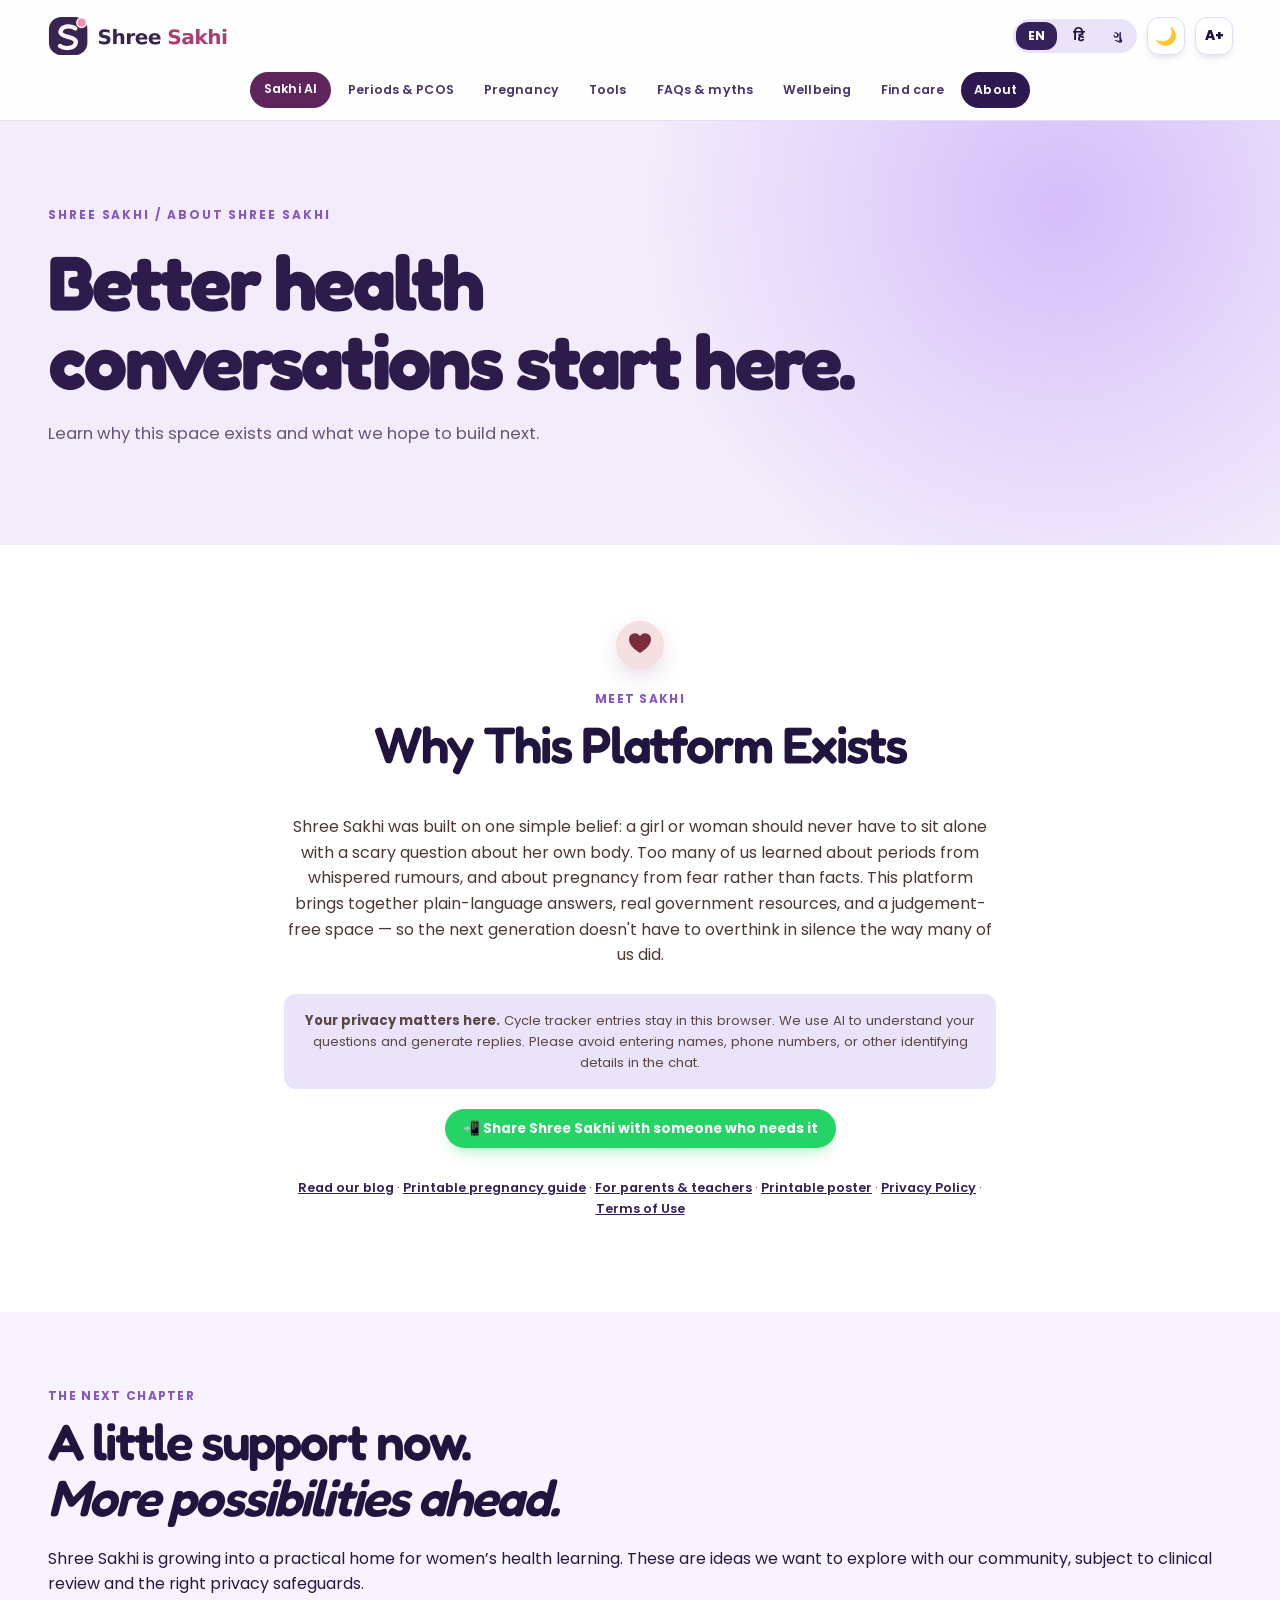
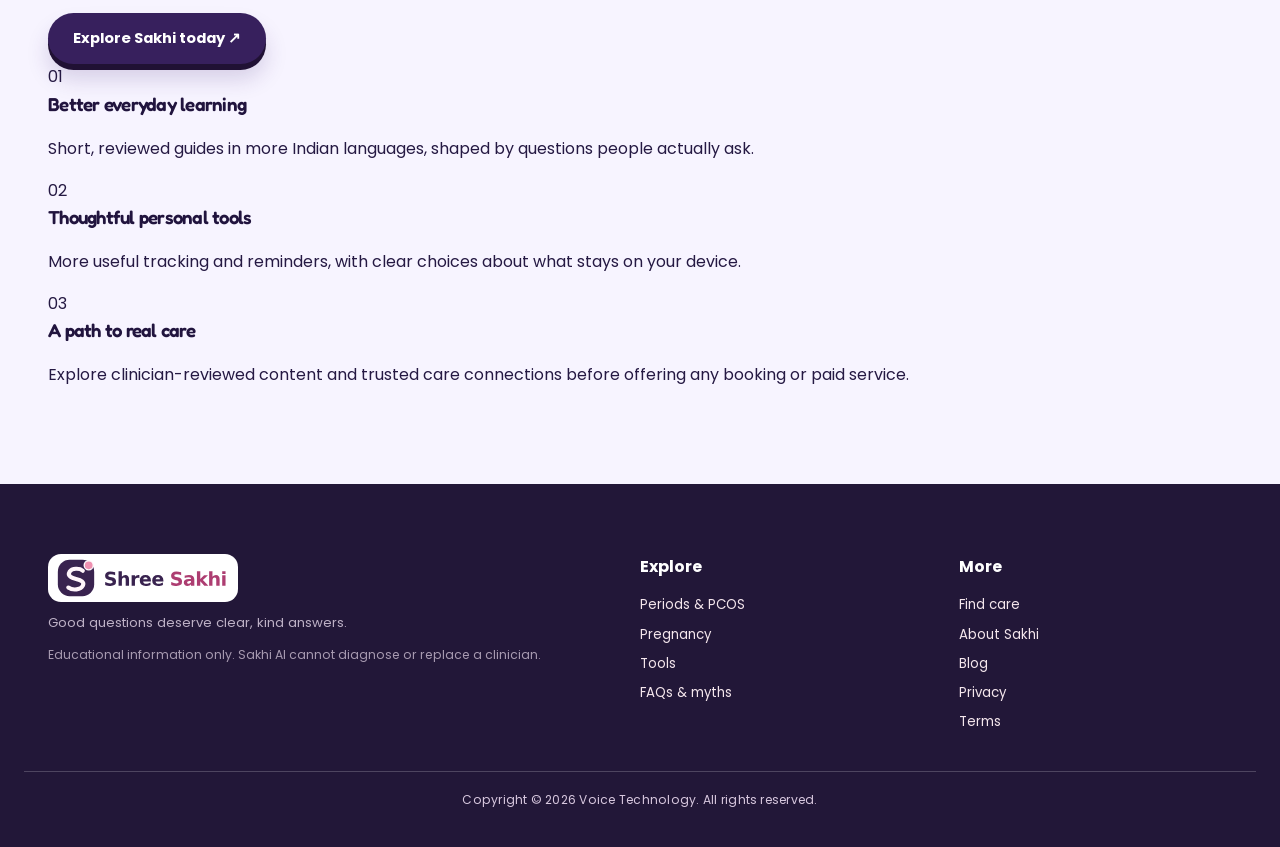
<file: about.html>
<!DOCTYPE html>
<html lang="en">
<head>
<meta charset="UTF-8">
<meta name="viewport" content="width=device-width, initial-scale=1.0">
<title>About Shree Sakhi — Shree Sakhi</title>
<meta name="description" content="Learn why this space exists and what we hope to build next.">
<meta name="keywords" content="periods help India, PCOD symptoms, PCOS treatment, pregnancy care India, late period pregnancy, menstrual health, women health helpline India, period tracker, Shree Sakhi">
<meta name="author" content="Shree Sakhi">
<link rel="canonical" href="https://shreesakhiiiii.vercel.app/about.html">

<!-- Open Graph (Facebook, WhatsApp, Instagram link previews) -->
<meta property="og:type" content="website">
<meta property="og:title" content="About Shree Sakhi — Shree Sakhi">
<meta property="og:description" content="Judgement-free answers on periods, PCOD, and pregnancy for girls and women in India. FAQs, trackers, an AI voice assistant, and verified helplines.">
<meta property="og:url" content="https://shreesakhiiiii.vercel.app/about.html">
<meta property="og:site_name" content="Shree Sakhi">
<meta property="og:locale" content="en_IN">

<!-- Twitter Card -->
<meta name="twitter:card" content="summary">
<meta name="twitter:title" content="About Shree Sakhi — Shree Sakhi">
<meta name="twitter:description" content="Judgement-free answers on periods, PCOD, and pregnancy for girls and women in India.">

<link rel="icon" type="image/svg+xml" href="shree-sakhi-icon.svg">
<link rel="manifest" href="manifest.json">
<meta name="theme-color" content="#7A2E3B">
<meta name="apple-mobile-web-app-capable" content="yes">
<meta name="apple-mobile-web-app-status-bar-style" content="black-translucent">
<meta name="apple-mobile-web-app-title" content="Shree Sakhi">
<link rel="preconnect" href="https://fonts.googleapis.com">
<link href="https://fonts.googleapis.com/css2?family=Fraunces:ital,opsz,wght@0,9..144,400;0,9..144,600;1,9..144,500&family=Poppins:wght@300;400;500;600;700&family=Fredoka:wght@500;600;700&display=swap" rel="stylesheet">

<!--
  PRIVACY-FRIENDLY ANALYTICS (Plausible — no cookies, no personal data collected, GDPR-safe)
  1. Sign up free at https://plausible.io (or self-host — see plausible.io/docs/self-hosting)
  2. Add your real domain there
  3. Your domain (shreesakhiiiii.vercel.app) is already filled in below —
  4. Uncomment the script tag
  Until then, this stays commented out and collects nothing.
-->
<!-- <script defer data-domain="shreesakhiiiii.vercel.app" src="https://plausible.io/js/script.js"></script> -->

<style>
  :root{
    --maroon:#7A2E3B;
    --maroon-deep:#511D26;
    --gold:#C9973F;
    --gold-light:#E8C77E;
    --cream:#FBF2E7;
    --cream-deep:#F3E4D0;
    --sage:#6E8B5E;
    --sage-light:#DCE6D3;
    --rose:#D98B96;
    --rose-light:#F6DFE1;
    --ink:#2B1B1A;
    --paper:#FFFDF9;
    --on-dark-band:#FBF2E7; /* constant light text color for maroon/dark bands — never changes with theme */
  }
  *{box-sizing:border-box;}

  /* ---------- ACCESSIBILITY ---------- */
  a:focus-visible, button:focus-visible, input:focus-visible, select:focus-visible, textarea:focus-visible{
    outline:3px solid var(--gold) !important;
    outline-offset:2px;
  }
  [data-theme="dark"] a:focus-visible, [data-theme="dark"] button:focus-visible,
  [data-theme="dark"] input:focus-visible, [data-theme="dark"] select:focus-visible{
    outline-color:#F5D9A8 !important;
  }
  .sr-only{
    position:absolute;width:1px;height:1px;padding:0;margin:-1px;overflow:hidden;
    clip:rect(0,0,0,0);white-space:nowrap;border:0;
  }
  html.text-large{font-size:112.5%;} /* scales every rem-based size up ~12% site-wide */
  .a11y-toggle{
    width:38px;height:38px;border-radius:50%;border:1.5px solid var(--cream-deep);background:var(--paper);
    cursor:pointer;font-size:.85rem;font-weight:800;display:flex;align-items:center;justify-content:center;
    box-shadow:0 4px 10px -4px rgba(0,0,0,0.2);color:var(--maroon-deep);
  }
  [data-theme="dark"] .a11y-toggle{background:#241922;border-color:#3a2830;color:#EDE3DD;}
  .faq-listen-btn{
    display:inline-flex;align-items:center;gap:6px;margin-top:12px;background:var(--sage-light);
    color:#2f4023;border:none;padding:7px 14px;border-radius:18px;font-size:.78rem;font-weight:700;
    cursor:pointer;font-family:'Poppins',sans-serif;
  }
  .faq-listen-btn:hover{background:#c9dab8;}
  [data-theme="dark"] .faq-listen-btn{background:#20301f;color:#cfe8c9;}

  .tip-of-day-wrap{max-width:1080px;margin:0 auto;padding:0 24px 50px;position:relative;z-index:1;}
  .tip-of-day{
    max-width:640px;margin:0 auto;background:linear-gradient(135deg,var(--gz-sun),#f2a93b);
    border-radius:20px;padding:20px 26px;text-align:center;box-shadow:0 16px 32px -16px rgba(255,200,87,0.5);
  }
  .tip-badge{font-family:'Fredoka',sans-serif;font-weight:700;font-size:.78rem;color:#4a2f00;display:block;margin-bottom:6px;}
  .tip-of-day p{margin:0;color:#3d2600;font-weight:500;font-size:.95rem;}

  .faq-feedback{display:flex;align-items:center;gap:8px;margin-top:12px;flex-wrap:wrap;}
  .faq-feedback-label{font-size:.78rem;color:#7a6a67;}
  .faq-fb-btn{
    background:var(--cream-deep);border:none;border-radius:50%;width:32px;height:32px;
    cursor:pointer;font-size:.95rem;transition:transform .15s;
  }
  .faq-fb-btn:hover{transform:scale(1.15);}
  .faq-fb-btn:disabled{opacity:.4;cursor:default;transform:none;}
  .faq-fb-thanks{font-size:.78rem;color:#3d5230;font-weight:600;}
  [data-theme="dark"] .faq-fb-btn{background:#3a2830;}
  [data-theme="dark"] .faq-feedback-label{color:#a89a95;}
  html{scroll-behavior:smooth;}
  @media(max-width:768px){
    /* iOS Safari zooms the whole page in if a focused input's font is under 16px — this keeps every field at a safe size on phones/tablets without changing how they look on desktop */
    input, select, textarea{font-size:16px !important;}
  }
  body{
    margin:0;
    background:var(--cream);
    color:var(--ink);
    font-family:'Poppins',sans-serif;
    line-height:1.6;
  }
  h1,h2,h3,h4{
    font-family:'Fraunces',serif;
    margin:0 0 .4em 0;
    font-weight:600;
    color:var(--maroon-deep);
  }
  a{color:inherit;}
  .eyebrow{
    font-size:.72rem;
    letter-spacing:.16em;
    text-transform:uppercase;
    color:var(--maroon);
    font-weight:600;
    margin-bottom:.6em;
    display:inline-block;
  }
  .container{max-width:1080px;margin:0 auto;padding:0 24px;}
  /* ---------- NAV ---------- */
  nav{
    position:sticky;top:0;z-index:50;
    background:rgba(251,242,231,0.92);
    backdrop-filter:blur(8px);
    border-bottom:1px solid var(--cream-deep);
  }
  .navwrap{
    max-width:1080px;margin:0 auto;padding:14px 24px 10px;
    display:flex;align-items:center;justify-content:space-between;
    flex-wrap:wrap;gap:10px;
  }
  .nav-controls{display:flex;align-items:center;gap:10px;flex-shrink:0;}

  .hamburger{
    display:none;width:38px;height:38px;border-radius:10px;border:1.5px solid var(--cream-deep);
    background:var(--paper);cursor:pointer;flex-direction:column;align-items:center;justify-content:center;
    gap:4px;
  }
  .hamburger span{width:18px;height:2px;background:var(--maroon-deep);border-radius:2px;transition:transform .25s, opacity .25s;}
  .hamburger.open span:nth-child(1){transform:translateY(6px) rotate(45deg);}
  .hamburger.open span:nth-child(2){opacity:0;}
  .hamburger.open span:nth-child(3){transform:translateY(-6px) rotate(-45deg);}
  [data-theme="dark"] .hamburger{background:#241922;border-color:#3a2830;}
  [data-theme="dark"] .hamburger span{background:#F2E3D5;}

  @media(max-width:820px){
    .hamburger{display:flex;}
    .navlinks-row{
      max-height:0;overflow:hidden;padding:0 24px;transition:max-height .3s ease, padding .3s ease;
    }
    .navlinks-row.open{max-height:600px;padding:0 24px 16px;}
    .navlinks{flex-direction:column;align-items:center;gap:4px;width:100%;}
    .navlinks a{width:100%;text-align:center;padding:10px 0;border-bottom:1px solid var(--cream-deep);}
    .navlinks a:last-child{border-bottom:none;}
    [data-theme="dark"] .navlinks a{border-bottom-color:#3a2830;}
  }
  .navlinks-row{
    max-width:1080px;margin:0 auto;padding:0 24px 14px;
  }
  .navlinks{display:flex;gap:8px 20px;flex-wrap:wrap;justify-content:center;}
  .brand{display:flex;align-items:center;gap:10px;flex-shrink:0;}
  .brand .mark{width:34px;height:34px;flex-shrink:0;}
  .brand-text{font-family:'Fraunces',serif;font-weight:600;font-size:1.25rem;color:var(--maroon-deep);}
  .brand-text span{color:var(--gold);}
  .navlinks a{
    font-size:.85rem;font-weight:500;text-decoration:none;color:var(--maroon-deep);
    padding:6px 2px;border-bottom:2px solid transparent;transition:border-color .2s;
  }
  .navlinks a:hover{border-color:var(--gold);}
  /* ---------- HERO ---------- */
  .hero{
    position:relative;
    padding:78px 24px 60px;
    overflow:hidden;
    background:
      radial-gradient(circle at 88% 12%, var(--rose-light) 0%, transparent 42%),
      radial-gradient(circle at 8% 90%, var(--sage-light) 0%, transparent 40%);
  }
  .hero-inner{max-width:1080px;margin:0 auto;display:grid;grid-template-columns:1.15fr .85fr;gap:48px;align-items:center;}
  @media(max-width:820px){.hero-inner{grid-template-columns:1fr;}}
  .letter{
    background:var(--paper);
    border-radius:4px;
    padding:38px 40px;
    box-shadow:0 18px 40px -18px rgba(81,29,38,0.35);
    border-left:5px solid var(--gold);
  }
  .letter h1{font-size:2.35rem;line-height:1.18;}
  .letter p{font-size:1.02rem;color:#4a3835;}
  .letter .sign{
    margin-top:22px;font-family:'Fraunces',serif;font-style:italic;color:var(--maroon);font-size:1.05rem;
  }
  .heroart{display:flex;justify-content:center;}
  .cta-row{display:flex;gap:14px;margin-top:26px;flex-wrap:wrap;}
  .btn{
    display:inline-block;padding:13px 26px;border-radius:30px;font-weight:600;font-size:.92rem;
    text-decoration:none;cursor:pointer;border:none;transition:transform .15s, box-shadow .15s;
  }
  .btn-primary{background:var(--maroon);color:var(--on-dark-band);}
  .btn-primary:hover{transform:translateY(-2px);box-shadow:0 10px 20px -8px rgba(122,46,59,0.55);}
  .btn-ghost{background:transparent;border:1.5px solid var(--maroon);color:var(--maroon-deep);}
  .btn-ghost:hover{background:var(--maroon);color:var(--on-dark-band);}
  /* divider motif */
  .divider{display:flex;align-items:center;justify-content:center;gap:10px;margin:0 auto 10px;width:fit-content;}
  .divider svg{display:block;}
  /* ---------- SECTION shell ---------- */
  section{padding:70px 24px;}
  .section-head{text-align:center;max-width:640px;margin:0 auto 44px;}
  .section-head p{color:#5a4744;font-size:1rem;}
  .band-cream{background:var(--cream);}
  .band-paper{background:var(--paper);}
  .band-maroon{background:linear-gradient(180deg,var(--maroon-deep),var(--maroon));color:var(--on-dark-band);}
  .band-maroon h2, .band-maroon h3{color:var(--on-dark-band);}
  .band-sage{background:linear-gradient(180deg,#f6f8f2,var(--sage-light));}
  /* ---------- FAQ ---------- */
  .tabbar{display:flex;justify-content:center;gap:10px;margin-bottom:36px;flex-wrap:wrap;}
  .tabbtn{
    padding:10px 22px;border-radius:24px;border:1.5px solid var(--maroon);
    background:transparent;color:var(--maroon-deep);font-weight:600;font-size:.88rem;
    cursor:pointer;font-family:'Poppins',sans-serif;transition:all .2s;
  }
  .tabbtn.active{background:var(--maroon);color:var(--on-dark-band);}
  .faqgroup{display:none;max-width:780px;margin:0 auto;}
  .faqgroup.active{display:block;}
  .faq-cat{
    font-size:.78rem;letter-spacing:.1em;text-transform:uppercase;color:var(--gold);
    font-weight:700;margin:30px 0 12px;
  }
  .faq-cat:first-child{margin-top:0;}
  .accordion-item{
    background:var(--paper);border:1px solid var(--cream-deep);border-radius:12px;
    margin-bottom:10px;overflow:hidden;
  }
  .accordion-q{
    width:100%;text-align:left;background:none;border:none;padding:18px 22px;
    font-family:'Poppins',sans-serif;font-weight:600;font-size:.96rem;color:var(--ink);
    display:flex;justify-content:space-between;align-items:center;gap:14px;cursor:pointer;
  }
  .accordion-q .plus{font-size:1.3rem;color:var(--maroon);transition:transform .25s;flex-shrink:0;}
  .accordion-item.open .plus{transform:rotate(45deg);}
  .accordion-a{
    max-height:0;overflow:hidden;transition:max-height .3s ease;
    padding:0 22px;font-size:.93rem;color:#4a3835;
  }
  .accordion-item.open .accordion-a{max-height:600px;padding:0 22px 20px;}
  /* ---------- CARD GRID ---------- */
  .grid3{display:grid;grid-template-columns:repeat(3,1fr);gap:20px;}
  @media(max-width:1024px){.grid3{grid-template-columns:repeat(2,1fr);}}
  .grid2{display:grid;grid-template-columns:repeat(2,1fr);gap:20px;}
  @media(max-width:760px){.grid3{grid-template-columns:1fr;}.grid2{grid-template-columns:1fr;}}
  .card{
    background:var(--paper);border-radius:14px;padding:26px;border:1px solid var(--cream-deep);
  }
  .card h4{font-size:1.05rem;margin-bottom:.5em;}
  .card ul{margin:0;padding-left:1.1em;font-size:.92rem;color:#4a3835;}
  .card ul li{margin-bottom:6px;}
  .icon-badge{
    width:44px;height:44px;border-radius:50%;display:flex;align-items:center;justify-content:center;
    background:var(--rose-light);font-size:1.3rem;margin-bottom:14px;
  }
  .card.sage .icon-badge{background:var(--sage-light);}
  .card.gold .icon-badge{background:#F5E7C6;}
  /* two-column avoid/do lists */
  .dolist{border-left:4px solid var(--sage);}
  .avoidlist{border-left:4px solid var(--rose);}
  .tag{
    display:inline-block;background:var(--sage-light);color:#3d5230;font-size:.72rem;
    padding:3px 10px;border-radius:20px;font-weight:600;margin-bottom:10px;
  }
  .tag.avoid{background:var(--rose-light);color:#7a3038;}
  /* mood grid small cards */
  .moodcard{
    background:var(--paper);border-radius:14px;padding:20px;border:1px solid var(--cream-deep);
    text-align:center;
  }
  .moodcard .emoji{font-size:1.8rem;margin-bottom:8px;}
  .moodcard h4{font-size:.95rem;margin-bottom:6px;}
  .moodcard p{font-size:.82rem;color:#5a4744;margin:0;}
  /* find doctor */
  .finder-box{
    background:var(--paper);border-radius:18px;padding:34px;max-width:640px;margin:0 auto;
    box-shadow:0 20px 40px -22px rgba(81,29,38,0.3);
  }
  .finder-row{display:flex;gap:10px;flex-wrap:wrap;}
  .finder-row input{
    flex:1;min-width:200px;padding:13px 16px;border-radius:10px;border:1.5px solid var(--cream-deep);
    font-family:'Poppins',sans-serif;font-size:.95rem;
  }
  .finder-row input:focus{outline:none;border-color:var(--gold);}
  .quickpicks{display:flex;gap:8px;flex-wrap:wrap;margin-top:14px;}
  .chip{
    padding:6px 14px;border-radius:20px;background:var(--sage-light);color:#3d5230;
    font-size:.8rem;font-weight:600;border:none;cursor:pointer;
  }
  .helpline-strip{
    display:grid;grid-template-columns:repeat(5,1fr);gap:14px;max-width:1000px;margin:40px auto 0;
  }
  @media(max-width:820px){.helpline-strip{grid-template-columns:repeat(2,1fr);}}
  .helpline-card{
    background:rgba(255,255,255,0.08);border:1px solid rgba(255,255,255,0.18);border-radius:14px;
    padding:18px;text-align:center;
  }
  .helpline-card .num{font-family:'Fraunces',serif;font-size:1.7rem;font-weight:600;color:var(--gold-light);}
  .helpline-card .lbl{font-size:.78rem;opacity:.85;margin-top:4px;}
  /* footer */
  footer{background:var(--maroon-deep);color:var(--on-dark-band);padding:40px 24px 30px;text-align:center;}
  footer p{font-size:.82rem;opacity:.8;max-width:640px;margin:8px auto;}
  .disclaimer{
    background:var(--cream-deep);border-radius:12px;padding:16px 20px;font-size:.82rem;
    color:#5a4744;max-width:780px;margin:30px auto 0;text-align:center;
  }
  @media(max-width:600px){
    .letter{padding:26px 22px;}
    .letter h1{font-size:1.7rem;}
    section{padding:50px 18px;}
    .helpline-strip{grid-template-columns:repeat(2,1fr) !important;gap:10px;}
    .helpline-card .num{font-size:1.4rem;}
    .voicewidget.premium{padding:18px;}
    .mic-wrap{width:100px;height:100px;}
    .micbtn{width:88px;height:88px;font-size:1.8rem;}
    .vw-thread{max-height:260px;}
    .vw-bubble{max-width:90%;font-size:.86rem;}
    .kickbig{width:120px;height:120px;font-size:1rem;}
    .finder-row{flex-direction:column;align-items:stretch;}
    .finder-row input{min-width:0;}
    .voice-typed{flex-direction:column;}
    .voice-typed button{width:100%;}
    .cta-row{flex-direction:column;align-items:stretch;}
    .cta-row .btn{width:100%;text-align:center;}
    .quickpicks{justify-content:center;}
  }
  @media(max-width:400px){
    .helpline-strip{grid-template-columns:1fr !important;}
    .grid3, .grid2{gap:14px;}
    .navwrap{padding:12px 16px 8px;}
    .navlinks-row{padding:0 16px 12px;}
  }
  /* Larger desktop/PC screens: keep line lengths readable, don't stretch content edge to edge */
  @media(min-width:1400px){
    .container{max-width:1180px;}
    .hero-inner, .navwrap, .navlinks-row{max-width:1180px;}
  }

  /* ---------- LANGUAGE SWITCH ---------- */
  .langswitch{display:flex;gap:4px;background:var(--cream-deep);border-radius:20px;padding:3px;}
  .langswitch button{
    border:none;background:transparent;padding:5px 12px;border-radius:16px;font-size:.76rem;
    font-weight:700;cursor:pointer;color:var(--maroon-deep);font-family:'Poppins',sans-serif;
  }
  .langswitch button.active{background:var(--maroon);color:var(--on-dark-band);}

  /* ---------- TOOLS ---------- */
  .toolbar{display:flex;justify-content:center;gap:8px;margin-bottom:32px;flex-wrap:wrap;}
  .toolbtn{
    padding:9px 16px;border-radius:20px;border:1.5px solid var(--sage);background:transparent;
    color:#3d5230;font-weight:600;font-size:.8rem;cursor:pointer;font-family:'Poppins',sans-serif;
  }
  .toolbtn.active{background:var(--sage);color:#fff;}
  .toolpanel{display:none;max-width:680px;margin:0 auto;}
  .toolpanel.active{display:block;}
  .tool-card{background:var(--paper);border:1px solid var(--cream-deep);border-radius:16px;padding:28px;}
  .tool-card label{display:block;font-size:.82rem;font-weight:600;color:var(--maroon-deep);margin:14px 0 6px;}
  .tool-card input, .tool-card select{
    width:100%;padding:11px 14px;border-radius:8px;border:1.5px solid var(--cream-deep);
    font-family:'Poppins',sans-serif;font-size:.92rem;
  }
  .tool-card input:focus, .tool-card select:focus{outline:none;border-color:var(--gold);}
  .tool-result{
    margin-top:18px;padding:16px 18px;background:var(--sage-light);border-radius:12px;
    font-size:.9rem;color:#2f4023;display:none;
  }
  .tool-result.show{display:block;}
  .tool-result strong{color:var(--maroon-deep);font-family:'Fraunces',serif;font-size:1.1rem;}
  .mini-note{font-size:.78rem;color:#7a6a67;margin-top:10px;}

  .ai-insight-box{
    margin-top:24px;padding-top:20px;border-top:1px dashed var(--cream-deep);
  }
  .ai-insight-box h4{font-size:.95rem;margin-bottom:4px;}
  .stat-row{display:grid;grid-template-columns:repeat(3,1fr);gap:10px;margin-top:12px;}
  .stat-row label{font-size:.72rem;margin:0 0 4px;}
  .stat-row input{padding:9px 10px;font-size:.85rem;}
  @media(max-width:520px){.stat-row{grid-template-columns:1fr;}}
  .ai-insight-result{
    display:none;margin-top:16px;padding:16px 18px;border-radius:14px;font-size:.9rem;line-height:1.55;
    background:linear-gradient(135deg,var(--rose-light),var(--sage-light));color:var(--ink);
  }
  .ai-insight-result.show{display:block;}
  .ai-insight-result .ai-loading{display:inline-flex;gap:4px;}
  .ai-insight-result .ai-loading span{
    width:6px;height:6px;border-radius:50%;background:var(--maroon);opacity:.5;animation:typingDot 1.2s ease-in-out infinite;
  }
  .ai-insight-result .ai-loading span:nth-child(2){animation-delay:.2s;}
  .ai-insight-result .ai-loading span:nth-child(3){animation-delay:.4s;}
  [data-theme="dark"] .ai-insight-box{border-top-color:#3a2830;}
  [data-theme="dark"] .ai-insight-result{background:linear-gradient(135deg,#3a2430,#1c2a20);color:#EDE3DD;}
  .checklist label{
    display:flex;align-items:flex-start;gap:10px;font-size:.88rem;font-weight:400;color:var(--ink);
    margin-bottom:10px;cursor:pointer;
  }
  .checklist input[type="checkbox"]{width:auto;margin-top:3px;}
  .kickbtn-wrap{text-align:center;padding:20px 0;}
  .kickbig{
    width:140px;height:140px;border-radius:50%;background:var(--rose);color:#fff;border:none;
    font-family:'Fraunces',serif;font-size:1.1rem;font-weight:600;cursor:pointer;box-shadow:0 12px 24px -10px rgba(217,139,150,.6);
  }
  .kickbig:active{transform:scale(.96);}
  .kickstats{display:flex;justify-content:center;gap:26px;margin-top:18px;}
  .kickstats div{text-align:center;}
  .kickstats .kn{font-family:'Fraunces',serif;font-size:1.6rem;color:var(--maroon-deep);}
  .kickstats .kl{font-size:.74rem;color:#7a6a67;}

  /* ---------- FLIP CARDS (myths) ---------- */
  .flipgrid{display:grid;grid-template-columns:repeat(2,1fr);gap:18px;}
  @media(max-width:700px){.flipgrid{grid-template-columns:1fr;}}
  .flipcard{perspective:1200px;height:180px;cursor:pointer;}
  .flipinner{position:relative;width:100%;height:100%;transition:transform .5s;transform-style:preserve-3d;}
  .flipcard.flipped .flipinner{transform:rotateY(180deg);}
  .flipface{
    position:absolute;inset:0;backface-visibility:hidden;border-radius:14px;padding:22px;
    display:flex;flex-direction:column;justify-content:center;
  }
  .flipfront{background:var(--rose-light);border:1px solid var(--rose);}
  .flipback{background:var(--sage-light);border:1px solid var(--sage);transform:rotateY(180deg);}
  .flipface .tag2{font-size:.7rem;font-weight:700;letter-spacing:.08em;text-transform:uppercase;margin-bottom:8px;}
  .flipfront .tag2{color:#7a3038;}
  .flipback .tag2{color:#3d5230;}
  .flipface p{margin:0;font-size:.92rem;font-weight:500;color:var(--ink);}

  /* ---------- STORIES ---------- */
  .storycard{
    background:var(--paper);border-radius:16px;padding:26px;border:1px solid var(--cream-deep);
    border-top:4px solid var(--gold);
  }
  .storycard .who{font-size:.78rem;font-weight:700;color:var(--maroon);text-transform:uppercase;letter-spacing:.06em;margin-bottom:10px;}
  .storycard p{font-size:.92rem;color:#4a3835;font-style:italic;}

  /* ---------- ASK SAKHI ---------- */
  .askform textarea, .askform input, .askform select{
    width:100%;padding:12px 14px;border-radius:10px;border:1.5px solid var(--cream-deep);
    font-family:'Poppins',sans-serif;font-size:.92rem;margin-bottom:14px;
  }
  .askform textarea{min-height:110px;resize:vertical;}
  .askform label{display:block;font-size:.8rem;font-weight:600;color:var(--maroon-deep);margin-bottom:6px;}

  /* ---------- FLOATING TALK BUTTON ---------- */
  .whatsapp-share{
    display:inline-flex;align-items:center;gap:8px;background:#25D366;color:#fff;
    padding:9px 18px;border-radius:24px;text-decoration:none;font-weight:700;font-size:.85rem;
    box-shadow:0 8px 18px -8px rgba(37,211,102,0.5);transition:transform .2s;
  }
  .whatsapp-share:hover{transform:translateY(-2px);}
  .share-row{display:flex;justify-content:center;margin-top:20px;}

  .floatbtn{
    position:fixed;bottom:22px;right:22px;z-index:60;
    background:var(--maroon);color:var(--on-dark-band);border:none;border-radius:30px;
    padding:14px 20px;font-weight:700;font-size:.86rem;box-shadow:0 14px 30px -12px rgba(81,29,38,0.6);
    cursor:pointer;display:flex;align-items:center;gap:8px;
  }
  .floatmenu{
    position:fixed;bottom:78px;right:22px;z-index:60;background:var(--paper);border-radius:14px;
    box-shadow:0 20px 40px -18px rgba(0,0,0,0.3);padding:14px;display:none;min-width:220px;
  }
  .floatmenu.show{display:block;}
  .floatmenu a{
    display:block;padding:10px 12px;border-radius:8px;font-size:.86rem;font-weight:600;
    text-decoration:none;color:var(--maroon-deep);margin-bottom:4px;
  }
  .floatmenu a:hover{background:var(--cream);}

  .verify-badge{
    display:inline-flex;align-items:center;gap:6px;background:var(--sage-light);color:#3d5230;
    font-size:.76rem;font-weight:700;padding:4px 12px;border-radius:20px;margin-top:10px;
  }

  /* ---------- SECTION LOOP ANIMATIONS ---------- */
  .section-anim{display:flex;justify-content:center;margin-bottom:6px;}
  .section-anim svg{display:block;}

  @keyframes bottlePulse{
    0%,100%{transform:scale(1);}
    50%{transform:scale(1.06);}
  }
  @keyframes steamRise1{
    0%{transform:translateY(0) scaleX(1);opacity:0;}
    15%{opacity:.9;}
    100%{transform:translateY(-22px) scaleX(1.4);opacity:0;}
  }
  @keyframes steamRise2{
    0%{transform:translateY(0) scaleX(1);opacity:0;}
    15%{opacity:.7;}
    100%{transform:translateY(-22px) scaleX(1.4);opacity:0;}
  }
  .bottle-body{animation:bottlePulse 1.4s ease-in-out infinite;transform-origin:center bottom;}
  .steam-a{animation:steamRise1 1.6s ease-in-out infinite;}
  .steam-b{animation:steamRise2 1.6s ease-in-out infinite;animation-delay:.5s;}
  .steam-c{animation:steamRise1 1.6s ease-in-out infinite;animation-delay:.9s;}

  @keyframes heartBeat{
    0%,100%{transform:scale(1);}
    15%{transform:scale(1.18);}
    30%{transform:scale(0.96);}
    45%{transform:scale(1.12);}
    60%{transform:scale(1);}
  }
  @keyframes babyBounce{
    0%,100%{transform:translateY(0) rotate(0deg);}
    50%{transform:translateY(-6px) rotate(-4deg);}
  }
  .heart-shape{animation:heartBeat 1.5s ease-in-out infinite;transform-origin:center;}
  .baby-shape{animation:babyBounce 1.8s ease-in-out infinite;transform-origin:center bottom;}

  /* ================= GEN-Z LAYER ================= */
  :root{
    --gz-pink:#FF6FA0;
    --gz-purple:#8C6CF6;
    --gz-mint:#3FD8B8;
    --gz-sun:#FFC857;
  }
  .gz-gradient-text{
    background:linear-gradient(90deg,var(--gz-pink),var(--gz-purple));
    -webkit-background-clip:text;background-clip:text;color:transparent;
  }
  .sticker-pill{
    display:inline-flex;align-items:center;gap:6px;padding:6px 16px;border-radius:24px;
    font-family:'Fredoka',sans-serif;font-weight:600;font-size:.8rem;color:#fff;
    background:linear-gradient(135deg,var(--gz-pink),var(--gz-purple));
    box-shadow:0 8px 18px -8px rgba(140,108,246,.55);
  }
  .sticker-pill.mint{background:linear-gradient(135deg,var(--gz-mint),#2bb89f);box-shadow:0 8px 18px -8px rgba(63,216,184,.5);}
  .sticker-pill.sun{background:linear-gradient(135deg,var(--gz-sun),#f2a93b);box-shadow:0 8px 18px -8px rgba(255,200,87,.5);color:#4a2f00;}
  .glass-card{
    background:rgba(255,255,255,0.6);backdrop-filter:blur(10px);-webkit-backdrop-filter:blur(10px);
    border:1px solid rgba(255,255,255,0.7);border-radius:20px;
  }
  .gz-blob{position:absolute;border-radius:50%;filter:blur(2px);opacity:.55;animation:blobFloat 7s ease-in-out infinite;}
  @keyframes blobFloat{0%,100%{transform:translateY(0) translateX(0);}50%{transform:translateY(-14px) translateX(8px);}}

  /* new pain-relief loop icons */
  @keyframes iceHeatSwap{
    0%,40%{opacity:1;}45%,90%{opacity:0;}95%,100%{opacity:1;}
  }
  @keyframes iceHeatSwap2{
    0%,40%{opacity:0;}45%,90%{opacity:1;}95%,100%{opacity:0;}
  }
  .ice-layer{animation:iceHeatSwap 3s ease-in-out infinite;}
  .heat-layer{animation:iceHeatSwap2 3s ease-in-out infinite;}

  @keyframes stretchSway{
    0%,100%{transform:rotate(0deg);}
    25%{transform:rotate(-8deg);}
    75%{transform:rotate(8deg);}
  }
  .stretch-fig{animation:stretchSway 3.5s ease-in-out infinite;transform-origin:bottom center;}

  @keyframes cupSteamSlow{
    0%{transform:translateY(0) scaleX(1);opacity:0;}
    20%{opacity:.85;}
    100%{transform:translateY(-20px) scaleX(1.5);opacity:0;}
  }
  .cup-steam-a{animation:cupSteamSlow 3s ease-in-out infinite;}
  .cup-steam-b{animation:cupSteamSlow 3s ease-in-out infinite;animation-delay:1s;}
  .cup-steam-c{animation:cupSteamSlow 3s ease-in-out infinite;animation-delay:2s;}

  @keyframes pillowGlow{
    0%,100%{opacity:.25;transform:scale(1);}
    50%{opacity:.6;transform:scale(1.15);}
  }
  @keyframes pillowBob{
    0%,100%{transform:translateY(0);}
    50%{transform:translateY(-4px);}
  }
  .pillow-glow{animation:pillowGlow 4s ease-in-out infinite;transform-origin:center;}
  .pillow-shape{animation:pillowBob 4s ease-in-out infinite;}

  @keyframes legLift{
    0%,100%{transform:translateY(0);}
    50%{transform:translateY(-7px);}
  }
  .leg-shape{animation:legLift 3s ease-in-out infinite;}

  @keyframes flameFlicker{
    0%,100%{transform:scaleY(1) rotate(0deg);}
    30%{transform:scaleY(1.15) rotate(-3deg);}
    60%{transform:scaleY(0.9) rotate(3deg);}
  }
  .flame-shape{animation:flameFlicker 3s ease-in-out infinite;transform-origin:bottom center;}

  @keyframes stickerFloat{
    0%,100%{transform:translateY(0) rotate(-3deg);}
    50%{transform:translateY(-8px) rotate(3deg);}
  }
  .sticker-float{animation:stickerFloat 3.4s ease-in-out infinite;display:inline-block;}
  @keyframes stickerWiggle{
    0%,100%{transform:rotate(-6deg) scale(1);}
    50%{transform:rotate(6deg) scale(1.08);}
  }
  .sticker-wiggle{animation:stickerWiggle 2.6s ease-in-out infinite;display:inline-block;}

  /* ================= 3D DEPTH LAYER ================= */
  .icon-badge{
    position:relative;overflow:hidden;
    box-shadow:0 10px 18px -8px rgba(122,46,59,0.35), inset 0 2px 3px rgba(255,255,255,0.6), inset 0 -6px 10px rgba(0,0,0,0.06);
    background:radial-gradient(circle at 32% 28%, #ffffff 0%, var(--rose-light) 42%, var(--rose) 100%);
  }
  .card.sage .icon-badge{background:radial-gradient(circle at 32% 28%, #ffffff 0%, var(--sage-light) 42%, var(--sage) 100%);}
  .card.gold .icon-badge{background:radial-gradient(circle at 32% 28%, #ffffff 0%, #F5E7C6 42%, var(--gold) 100%);}

  .card, .moodcard, .storycard, .helpline-card{
    transition:transform .3s ease, box-shadow .3s ease;
    transform-style:preserve-3d;
  }
  .card:hover, .moodcard:hover, .storycard:hover{
    transform:perspective(700px) rotateX(3deg) translateY(-6px) scale(1.015);
    box-shadow:0 24px 40px -20px rgba(81,29,38,0.35);
  }
  .btn{transition:transform .2s ease, box-shadow .2s ease;}
  .btn:active{transform:translateY(1px) scale(.97);}

  @keyframes bounceIcon{
    0%,100%{transform:translateY(0);}
    50%{transform:translateY(-8px);}
  }
  @keyframes rotateIcon{
    0%{transform:rotate(0deg);}
    100%{transform:rotate(360deg);}
  }
  @keyframes floatIcon{
    0%,100%{transform:translateY(0) rotate(-3deg);}
    50%{transform:translateY(-9px) rotate(3deg);}
  }
  @keyframes twinkleIcon{
    0%,100%{opacity:.3;transform:scale(0.8);}
    50%{opacity:1;transform:scale(1.15);}
  }
  @keyframes flipIcon{
    0%,100%{transform:rotateY(0deg);}
    50%{transform:rotateY(180deg);}
  }
  @keyframes pulseIcon{
    0%,100%{transform:scale(1);opacity:1;}
    50%{transform:scale(1.25);opacity:.6;}
  }
  @keyframes waveIcon{
    0%,100%{transform:scaleY(1);}
    50%{transform:scaleY(1.6);}
  }
  .anim-bounce{animation:bounceIcon 2.2s ease-in-out infinite;}
  .anim-rotate{animation:rotateIcon 3.5s linear infinite;transform-origin:center;}
  .anim-float{animation:floatIcon 3.2s ease-in-out infinite;}
  .anim-twinkle{animation:twinkleIcon 1.8s ease-in-out infinite;}
  .anim-flip{animation:flipIcon 3s ease-in-out infinite;transform-origin:center;}
  .anim-pulse{animation:pulseIcon 2s ease-in-out infinite;transform-origin:center;}
  .anim-wave{animation:waveIcon 1.2s ease-in-out infinite;transform-origin:bottom;}

  /* ================= AI VOICE WIDGET — PREMIUM ================= */
  .voicewidget.premium{
    max-width:640px;margin:0 auto;
    background:linear-gradient(180deg, rgba(255,255,255,0.85), rgba(255,255,255,0.65));
    backdrop-filter:blur(16px);-webkit-backdrop-filter:blur(16px);
    border-radius:28px;padding:28px;
    border:1px solid rgba(255,255,255,0.8);
    box-shadow:0 30px 60px -28px rgba(81,29,38,0.4), inset 0 1px 0 rgba(255,255,255,0.9);
    position:relative;overflow:hidden;
  }
  .voicewidget.premium::before{
    content:'';position:absolute;top:-60px;right:-60px;width:180px;height:180px;border-radius:50%;
    background:radial-gradient(circle, var(--gz-pink), transparent 70%);opacity:.25;pointer-events:none;
  }
  .voicewidget.premium::after{
    content:'';position:absolute;bottom:-70px;left:-50px;width:180px;height:180px;border-radius:50%;
    background:radial-gradient(circle, var(--gz-purple), transparent 70%);opacity:.2;pointer-events:none;
  }

  .vw-header{display:flex;align-items:center;gap:12px;margin-bottom:16px;position:relative;z-index:1;}
  .vw-avatar{
    width:44px;height:44px;border-radius:50%;display:flex;align-items:center;justify-content:center;
    box-shadow:0 8px 16px -6px rgba(140,108,246,.5);
  }
  .vw-name{font-family:'Fraunces',serif;font-weight:600;color:var(--maroon-deep);font-size:1.05rem;}
  .vw-status{font-family:'Fredoka',sans-serif;font-size:.78rem;color:#7a6a67;display:flex;align-items:center;gap:6px;}
  .vw-dot{width:7px;height:7px;border-radius:50%;background:var(--gz-mint);display:inline-block;animation:pulseIcon 1.6s ease-in-out infinite;}
  .vw-status.thinking .vw-dot{background:var(--gz-sun);}
  .vw-status.speaking .vw-dot{background:var(--gz-pink);}
  .vw-status.listening .vw-dot{background:var(--gz-purple);}

  .vw-thread{
    position:relative;z-index:1;max-height:320px;overflow-y:auto;margin-bottom:18px;
    padding-right:4px;scroll-behavior:smooth;
  }
  .vw-thread::-webkit-scrollbar{width:5px;}
  .vw-thread::-webkit-scrollbar-thumb{background:var(--cream-deep);border-radius:10px;}

  .vw-empty{text-align:center;padding:24px 12px;}
  .vw-empty-orb{
    width:56px;height:56px;border-radius:50%;margin:0 auto 14px;
    background:radial-gradient(circle at 32% 28%, #fff, var(--gz-pink) 45%, var(--gz-purple) 100%);
    box-shadow:0 12px 24px -10px rgba(140,108,246,.5);animation:floatIcon 3.5s ease-in-out infinite;
  }
  .vw-empty p{font-size:.88rem;color:#7a6a67;max-width:340px;margin:0 auto;}

  .vw-bubble{
    max-width:82%;padding:12px 16px;border-radius:18px;font-size:.9rem;line-height:1.5;
    margin-bottom:12px;animation:bubbleIn .35s ease both;
  }
  @keyframes bubbleIn{0%{opacity:0;transform:translateY(8px) scale(.97);}100%{opacity:1;transform:translateY(0) scale(1);}}
  .vw-bubble.user{
    margin-left:auto;background:linear-gradient(135deg, var(--maroon), var(--maroon-deep));
    color:var(--on-dark-band);border-bottom-right-radius:6px;
  }
  .vw-bubble.ai{
    margin-right:auto;background:linear-gradient(135deg, var(--rose-light), var(--sage-light));
    color:var(--ink);border-bottom-left-radius:6px;
  }
  .vw-bubble.ai .vw-replay{
    display:inline-flex;align-items:center;gap:4px;margin-top:8px;background:none;border:none;
    color:var(--maroon);font-weight:700;font-size:.76rem;cursor:pointer;padding:0;
  }
  .vw-typing{display:inline-flex;gap:4px;padding:4px 0;}
  .vw-typing span{
    width:7px;height:7px;border-radius:50%;background:var(--maroon);opacity:.5;
    animation:typingDot 1.2s ease-in-out infinite;
  }
  .vw-typing span:nth-child(2){animation-delay:.2s;}
  .vw-typing span:nth-child(3){animation-delay:.4s;}
  @keyframes typingDot{0%,60%,100%{transform:translateY(0);opacity:.4;}30%{transform:translateY(-5px);opacity:1;}}

  .vw-controls{position:relative;z-index:1;text-align:center;}
  .voice-picker{display:flex;align-items:center;justify-content:center;gap:8px;margin-bottom:16px;flex-wrap:wrap;}
  .vp-label{font-size:.78rem;color:#7a6a67;font-weight:600;}
  .vp-btn{
    padding:6px 14px;border-radius:20px;border:1.5px solid var(--cream-deep);background:var(--paper);
    font-size:.78rem;font-weight:600;color:var(--maroon-deep);cursor:pointer;font-family:'Poppins',sans-serif;
    transition:all .2s;
  }
  .vp-btn.active{background:linear-gradient(135deg,var(--gz-pink),var(--gz-purple));color:#fff;border-color:transparent;}
  [data-theme="dark"] .vp-btn{background:#241922;border-color:#3a2830;color:#EDE3DD;}
  .mic-wrap{position:relative;width:120px;height:120px;margin:0 auto 18px;}
  .mic-ring{position:absolute;inset:0;border-radius:50%;border:2px solid var(--gz-pink);opacity:0;}
  .mic-ring.r2{border-color:var(--gz-purple);}
  .mic-ring.pulsing{animation:micRing 1.6s ease-out infinite;}
  .mic-ring.r2.pulsing{animation:micRing 1.6s ease-out infinite .5s;}
  @keyframes micRing{0%{transform:scale(0.75);opacity:.6;}100%{transform:scale(1.7);opacity:0;}}

  .wavebars{
    position:absolute;bottom:-22px;left:50%;transform:translateX(-50%);
    display:flex;align-items:flex-end;gap:4px;height:16px;opacity:0;transition:opacity .2s;
  }
  .wavebars.active{opacity:1;}
  .wavebars span{
    width:4px;background:linear-gradient(180deg,var(--gz-pink),var(--gz-purple));border-radius:3px;
    animation:waveIcon 1s ease-in-out infinite;
  }
  .wavebars span:nth-child(1){height:6px;animation-delay:0s;}
  .wavebars span:nth-child(2){height:14px;animation-delay:.15s;}
  .wavebars span:nth-child(3){height:8px;animation-delay:.3s;}
  .wavebars span:nth-child(4){height:16px;animation-delay:.1s;}
  .wavebars span:nth-child(5){height:10px;animation-delay:.25s;}

  .micbtn{
    position:relative;width:104px;height:104px;border-radius:50%;border:none;cursor:pointer;
    background:radial-gradient(circle at 32% 28%, #ffffff 0%, var(--gz-pink) 45%, var(--gz-purple) 100%);
    box-shadow:0 16px 32px -12px rgba(140,108,246,.6), inset 0 3px 6px rgba(255,255,255,0.5);
    font-size:2.1rem;transition:transform .2s, box-shadow .2s;
  }
  .micbtn:hover{transform:scale(1.05);box-shadow:0 20px 38px -12px rgba(140,108,246,.7), inset 0 3px 6px rgba(255,255,255,0.5);}
  .micbtn.listening{animation:pulseIcon 1s ease-in-out infinite;}
  .micbtn.speaking{animation:micRing 1s ease-in-out infinite;background:radial-gradient(circle at 32% 28%, #ffffff 0%, var(--gz-mint) 45%, #2bb89f 100%);}

  .voice-typed{display:flex;gap:8px;margin-top:6px;}
  .voice-typed input{
    flex:1;padding:12px 18px;border-radius:24px;border:1.5px solid var(--cream-deep);
    font-family:'Poppins',sans-serif;background:rgba(255,255,255,0.7);
  }
  .voice-typed input:focus{outline:none;border-color:var(--gz-purple);}

  /* ================= DARK MODE ================= */
  html{transition:background-color .35s ease;}
  body, nav, section, .card, .moodcard, .storycard, .tool-card, .finder-box,
  .accordion-item, .voicewidget.premium, .helpline-card, .letter, .glass-card,
  .voice-typed input, .askform input, .askform textarea, .askform select{
    transition:background-color .35s ease, color .35s ease, border-color .35s ease, box-shadow .35s ease;
  }

  .theme-toggle{
    width:38px;height:38px;border-radius:50%;border:1.5px solid var(--cream-deep);background:var(--paper);
    cursor:pointer;font-size:1.1rem;display:flex;align-items:center;justify-content:center;
    box-shadow:0 4px 10px -4px rgba(0,0,0,0.2);
  }

  [data-theme="dark"]{
    --cream:#170F13;
    --cream-deep:#271A21;
    --paper:#231720;
    --ink:#EDE3DD;
  }
  [data-theme="dark"] body{background:var(--cream);color:var(--ink);}
  [data-theme="dark"] .band-cream{background:var(--cream);}
  [data-theme="dark"] .band-paper{background:var(--paper);}
  [data-theme="dark"] .band-sage{background:linear-gradient(180deg,#151d15,#1c281d);}
  [data-theme="dark"] .band-maroon{background:linear-gradient(180deg,#2a1219,#3d1a24);}
  [data-theme="dark"] nav{background:rgba(23,15,19,0.9);border-color:#3a2830;}
  [data-theme="dark"] .navlinks a{color:#F2E3D5;}
  [data-theme="dark"] h1, [data-theme="dark"] h2, [data-theme="dark"] h3, [data-theme="dark"] h4{color:#F5D9A8;}
  [data-theme="dark"] .section-head p{color:#C9BDB8;}
  [data-theme="dark"] .letter{background:#241922;border-left-color:var(--gold);}
  [data-theme="dark"] .letter p{color:#D9CFC9;}
  [data-theme="dark"] .card, [data-theme="dark"] .moodcard, [data-theme="dark"] .storycard,
  [data-theme="dark"] .tool-card, [data-theme="dark"] .finder-box, [data-theme="dark"] .accordion-item,
  [data-theme="dark"] .helpline-card{
    background:#241922;border-color:#3a2830;color:#EDE3DD;
  }
  [data-theme="dark"] .voicewidget.premium{
    background:linear-gradient(180deg, rgba(40,28,34,0.9), rgba(30,20,26,0.9));border-color:rgba(255,255,255,0.08);
  }
  [data-theme="dark"] .glass-card{background:rgba(45,32,40,0.55);border-color:rgba(255,255,255,0.08);}
  [data-theme="dark"] .flipfront{background:#3a2430;border-color:#5a3540;}
  [data-theme="dark"] .flipback{background:#1c2a20;border-color:#2f4a38;}
  [data-theme="dark"] .disclaimer{background:#271a21;color:#C9BDB8;}
  [data-theme="dark"] .mini-note{color:#a89a95;}
  [data-theme="dark"] .accordion-a{color:#CFC3BD;}
  [data-theme="dark"] .accordion-q{color:#EDE3DD;}
  [data-theme="dark"] .voice-typed input, [data-theme="dark"] .askform input,
  [data-theme="dark"] .askform textarea, [data-theme="dark"] .askform select,
  [data-theme="dark"] .finder-row input, [data-theme="dark"] .tool-card input,
  [data-theme="dark"] .tool-card select{
    background:#1c1319;border-color:#4a3542;color:#EDE3DD;
  }
  [data-theme="dark"] .tool-result{background:#20301f;color:#cfe8c9;}
  [data-theme="dark"] .vw-thread::-webkit-scrollbar-thumb{background:#3a2830;}
  [data-theme="dark"] .theme-toggle{background:#241922;border-color:#3a2830;}
  [data-theme="dark"] .langswitch{background:#241922;}
  [data-theme="dark"] .langswitch button{color:#EDE3DD;}
  [data-theme="dark"] footer{background:#12080c;}

  /* retint the many hardcoded inline text colors used across cards */
  [data-theme="dark"] [style*="color:#4a3835"]{color:#D9CFC9 !important;}
  [data-theme="dark"] [style*="color:#5a4744"]{color:#C9BDB8 !important;}
  [data-theme="dark"] [style*="color:#3d5230"]{color:#9FD9B8 !important;}
  [data-theme="dark"] [style*="color:#7a6a67"]{color:#B5A9A4 !important;}
  [data-theme="dark"] [style*="color:#7a3038"]{color:#F0A0A8 !important;}
  [data-theme="dark"] [style*="color:#4a2f00"]{color:#F0C97A !important;}
  [data-theme="dark"] [style*="color:#2f4023"]{color:#B8E0A0 !important;}
  [data-theme="dark"] .tool-card label,
  [data-theme="dark"] .askform label,
  [data-theme="dark"] .tool-card h4,
  [data-theme="dark"] .voicewidget h4,
  [data-theme="dark"] .finder-box h4{color:#F0C97A;}
  [data-theme="dark"] .vw-name{color:#F5D9A8;}
  [data-theme="dark"] .vw-status{color:#B5A9A4;}
  [data-theme="dark"] .vw-bubble.ai{color:#1a1015;}
  [data-theme="dark"] .verify-badge{background:#20301f;color:#cfe8c9;}

  /* production pass: catch remaining class-based (non-inline) hardcoded colors */
  [data-theme="dark"] .card ul, [data-theme="dark"] .card li{color:#D9CFC9;}
  [data-theme="dark"] .moodcard p{color:#C9BDB8;}
  [data-theme="dark"] .storycard p{color:#D9CFC9;}
  [data-theme="dark"] .toolbtn{color:#9FD9B8;border-color:#3f6b4f;}
  [data-theme="dark"] .toolbtn.active{color:#0e1f10;}
  [data-theme="dark"] .kickstats .kl{color:#B5A9A4;}
  [data-theme="dark"] .vw-empty p{color:#B5A9A4;}
  [data-theme="dark"] .vp-label{color:#B5A9A4;}
  [data-theme="dark"] .flipfront .tag2{color:#F0A0A8;}
  [data-theme="dark"] .flipback .tag2{color:#9FD9B8;}
  [data-theme="dark"] .flipface p{color:#EDE3DD;}
  [data-theme="dark"] .checklist label{color:#EDE3DD;}
  [data-theme="dark"] .storycard .who{color:#E8A5AE;}
  [data-theme="dark"] .brand-text{color:#F2E3D5;}
  [data-theme="dark"] .eyebrow{color:#E8A5AE;}
  [data-theme="dark"] .icon-badge{box-shadow:0 10px 18px -8px rgba(0,0,0,0.6), inset 0 2px 3px rgba(255,255,255,0.25), inset 0 -6px 10px rgba(0,0,0,0.35);}
  [data-theme="dark"] .sign{color:#E8A5AE;}
  [data-theme="dark"] .btn-ghost{border-color:#E8A5AE;color:#F2E3D5;}
  [data-theme="dark"] .cb-time, [data-theme="dark"] select{background:#1c1319;color:#EDE3DD;}
</style>
<link rel="stylesheet" href="refresh.css">
<link rel="stylesheet" href="portal.css">
<link rel="stylesheet" href="atelier.css">
<link rel="stylesheet" href="genz-3d.css">
</head>
<body>
<a class="skip-link" href="#main-content">Skip to content</a>
<nav aria-label="Main navigation"><div class="navwrap"><a class="brand" href="index.html" aria-label="Shree Sakhi home"><img class="brand-logo" src="shree-sakhi-logo.svg" alt="Shree Sakhi" width="184" height="49"></a><div class="nav-controls"><div class="langswitch" id="langswitch"><button class="active" data-lang="en">EN</button><button data-lang="hi">हि</button><button data-lang="gu">ગુ</button></div><button class="theme-toggle" id="themeToggle" onclick="toggleTheme()" aria-label="Toggle dark mode">🌙</button><button class="a11y-toggle" id="textSizeToggle" onclick="toggleTextSize()" aria-label="Toggle larger text size">A+</button><button class="hamburger" id="hamburgerBtn" onclick="toggleMobileNav()" aria-label="Toggle menu" aria-controls="navlinksRow" aria-expanded="false"><span></span><span></span><span></span></button></div></div><div class="navlinks-row" id="navlinksRow"><div class="navlinks"><a href="index.html">Sakhi AI</a><a href="periods.html">Periods &amp; PCOS</a><a href="pregnancy.html">Pregnancy</a><a href="tools.html">Tools</a><a href="faqs.html">FAQs &amp; myths</a><a href="wellbeing.html">Wellbeing</a><a href="care.html">Find care</a><a aria-current="page" href="about.html">About</a></div></div></nav>
<main id="main-content">
<header class="page-banner"><div class="container"><span class="eyebrow">SHREE SAKHI / ABOUT SHREE SAKHI</span><h1>Better health conversations start here.</h1><p>Learn why this space exists and what we hope to build next.</p></div></header>
<section id="about" class="band-paper">
  <div class="container" style="max-width:760px;">
    <div class="section-head">
      <div class="section-anim">
        <svg width="60" height="60" viewBox="0 0 60 60" fill="none">
          <circle class="anim-pulse" cx="30" cy="30" r="24" fill="#F6DFE1"/>
          <path d="M30 38c-6-4-11-8-11-14a6 6 0 0 1 11-3 6 6 0 0 1 11 3c0 6-5 10-11 14z" fill="#7A2E3B"/>
        </svg>
      </div>
      <span class="eyebrow" data-i18n="aboutsec.eyebrow">Meet Sakhi</span>
      <h2 data-i18n="aboutsec.h2">Why This Platform Exists</h2>
    </div>
    <p style="text-align:center;color:#4a3835;" data-i18n="aboutsec.p">Shree Sakhi was built on one simple belief: a girl or woman should never have to sit alone with a scary question about her own body. Too many of us learned about periods from whispered rumours, and about pregnancy from fear rather than facts. This platform brings together plain-language answers, real government resources, and a judgement-free space — so the next generation doesn't have to overthink in silence the way many of us did.</p>
    <div class="disclaimer" style="margin-top:26px;">
      <strong>Your privacy matters here.</strong> Cycle tracker entries stay in this browser. We use AI to understand your questions and generate replies. Please avoid entering names, phone numbers, or other identifying details in the chat.
    </div>
    <div class="share-row">
      <a class="whatsapp-share" href="https://wa.me/?text=If%20you%20know%20someone%20who%20could%20use%20this%2C%20share%20it%3A%20Shree%20Sakhi%20-%20judgement-free%20answers%20on%20periods%2C%20PCOD%20%26%20pregnancy.%20https%3A%2F%2Fshreesakhiiiii.vercel.app%2F" target="_blank" rel="noopener">
        📲 Share Shree Sakhi with someone who needs it
      </a>
    </div>
    <p style="text-align:center;font-size:.8rem;margin-top:30px;">
      <a href="blog.html" style="color:var(--maroon);font-weight:600;">Read our blog</a> ·
      <a href="pregnancy-guide.html" style="color:var(--maroon);font-weight:600;">Printable pregnancy guide</a> ·
      <a href="parents.html" style="color:var(--maroon);font-weight:600;">For parents & teachers</a> ·
      <a href="poster.html" style="color:var(--maroon);font-weight:600;">Printable poster</a> ·
      <a href="privacy.html" style="color:var(--maroon);font-weight:600;">Privacy Policy</a> ·
      <a href="terms.html" style="color:var(--maroon);font-weight:600;">Terms of Use</a>
    </p>
  </div>
</section>
<section id="future" class="future-section" aria-labelledby="future-title">
  <div class="container future-inner">
    <div class="future-intro"><span class="eyebrow">THE NEXT CHAPTER</span><h2 id="future-title">A little support now.<br><em>More possibilities ahead.</em></h2><p>Shree Sakhi is growing into a practical home for women’s health learning. These are ideas we want to explore with our community, subject to clinical review and the right privacy safeguards.</p><a class="btn btn-primary" href="index.html#ai-voice">Explore Sakhi today ↗</a></div>
    <div class="future-list">
      <div class="future-item"><span>01</span><div><h3>Better everyday learning</h3><p>Short, reviewed guides in more Indian languages, shaped by questions people actually ask.</p></div></div>
      <div class="future-item"><span>02</span><div><h3>Thoughtful personal tools</h3><p>More useful tracking and reminders, with clear choices about what stays on your device.</p></div></div>
      <div class="future-item"><span>03</span><div><h3>A path to real care</h3><p>Explore clinician-reviewed content and trusted care connections before offering any booking or paid service.</p></div></div>
    </div>
  </div>
</section>
</main>
<footer class="portal-footer"><div class="container footer-grid"><div><a href="index.html" class="footer-brand"><img class="footer-logo" src="shree-sakhi-logo.svg" alt="Shree Sakhi" width="190" height="50"></a><p>Good questions deserve clear, kind answers.</p><p class="footer-note">Educational information only. Sakhi AI cannot diagnose or replace a clinician.</p></div><div><strong>Explore</strong><a href="periods.html">Periods &amp; PCOS</a><a href="pregnancy.html">Pregnancy</a><a href="tools.html">Tools</a><a href="faqs.html">FAQs &amp; myths</a></div><div><strong>More</strong><a href="care.html">Find care</a><a href="about.html">About Sakhi</a><a href="blog.html">Blog</a><a href="privacy.html">Privacy</a><a href="terms.html">Terms</a></div></div><div class="container copyright-line">Copyright © 2026 Voice Technology. All rights reserved.</div></footer>
<script src="site.js" defer></script>
</body>
</html>
</file>
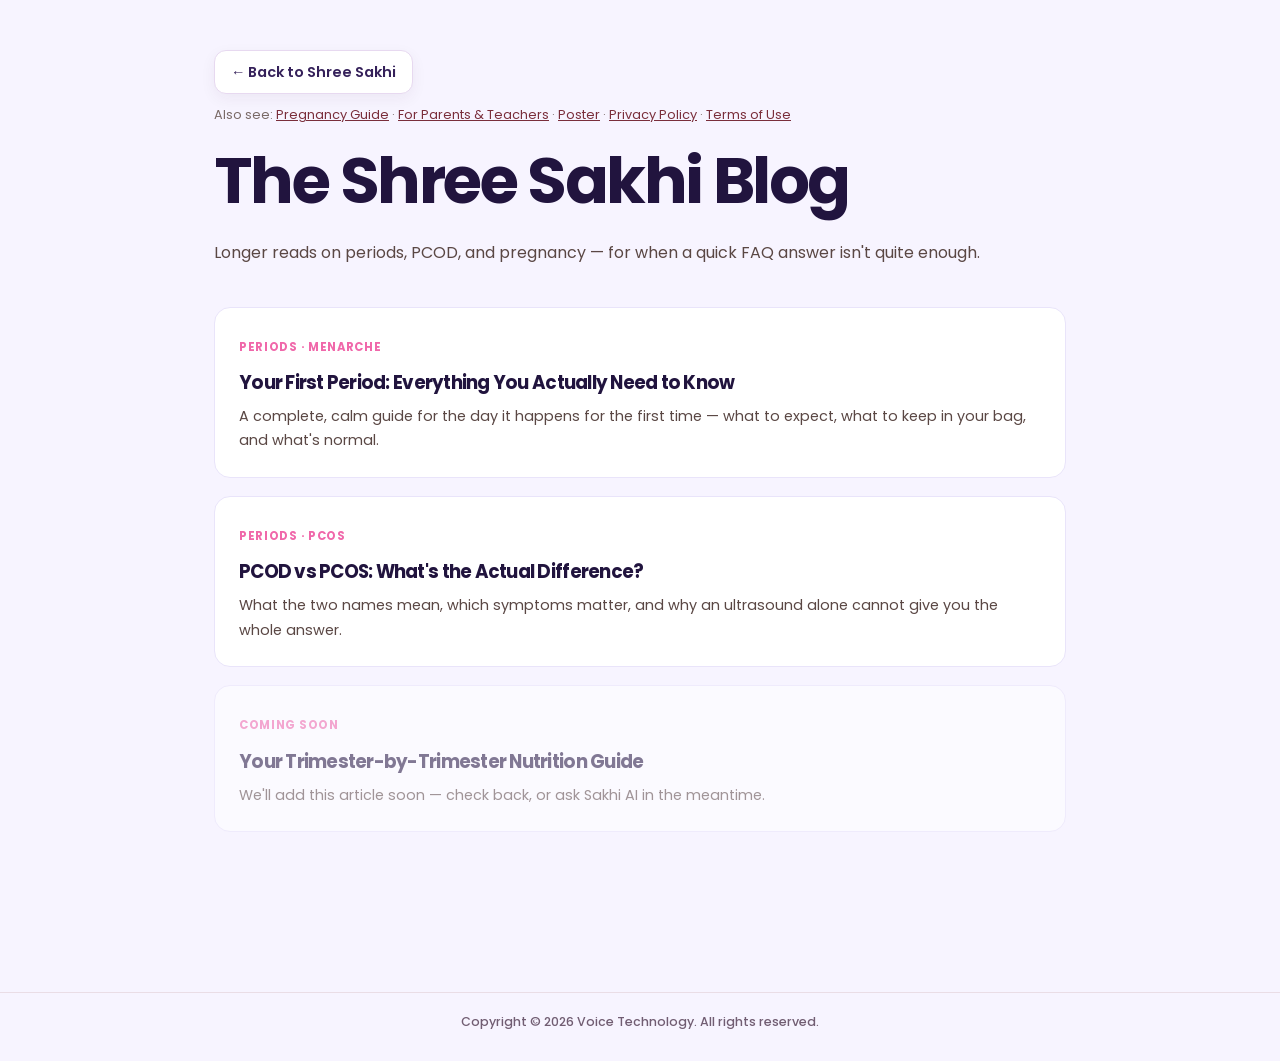
<file: blog.html>
<!DOCTYPE html>
<html lang="en">
<head>
<meta charset="UTF-8">
<meta name="viewport" content="width=device-width, initial-scale=1.0">
<title>Blog — Shree Sakhi | Articles on Periods, PCOD & Pregnancy</title>
<meta name="description" content="In-depth, judgement-free articles on periods, PCOD/PCOS, and pregnancy for girls and women in India.">
<link rel="canonical" href="https://shreesakhiiiii.vercel.app/blog.html">
<meta property="og:title" content="Shree Sakhi Blog">
<meta property="og:description" content="In-depth, judgement-free articles on periods, PCOD/PCOS, and pregnancy.">
<meta property="og:type" content="website">
<link rel="icon" type="image/svg+xml" href="shree-sakhi-icon.svg">
<link rel="preconnect" href="https://fonts.googleapis.com">
<link href="https://fonts.googleapis.com/css2?family=Fraunces:ital,opsz,wght@0,9..144,400;0,9..144,600&family=Poppins:wght@300;400;500;600;700&display=swap" rel="stylesheet">
<style>
  :root{
    --maroon:#7A2E3B; --maroon-deep:#511D26; --gold:#C9973F; --cream:#FBF2E7;
    --cream-deep:#F3E4D0; --ink:#2B1B1A; --paper:#FFFDF9; --rose-light:#F6DFE1;
  }
  *{box-sizing:border-box;}
  body{margin:0;background:var(--cream);color:var(--ink);font-family:'Poppins',sans-serif;line-height:1.7;}
  h1,h2,h3{font-family:'Fraunces',serif;color:var(--maroon-deep);}
  .wrap{max-width:820px;margin:0 auto;padding:50px 24px 100px;}
  .back{display:inline-block;margin-bottom:30px;color:var(--maroon);font-weight:600;text-decoration:none;font-size:.9rem;}
  h1{font-size:2.1rem;}
  .intro{color:#5a4744;margin-bottom:40px;}
  .postlist{display:grid;gap:18px;margin-bottom:60px;}
  .postcard{
    background:var(--paper);border:1px solid var(--cream-deep);border-radius:16px;padding:24px;
    text-decoration:none;color:inherit;display:block;transition:transform .2s;
  }
  .postcard:hover{transform:translateY(-3px);}
  .postcard .tag{font-size:.72rem;text-transform:uppercase;letter-spacing:.06em;color:var(--gold);font-weight:700;}
  .postcard h3{margin:8px 0 6px;font-size:1.15rem;}
  .postcard p{color:#5a4744;font-size:.9rem;margin:0;}
  .postcard.disabled{opacity:.55;cursor:default;}
  article{background:var(--paper);border-radius:20px;padding:40px;border:1px solid var(--cream-deep);}
  article h2{font-size:1.3rem;margin-top:32px;}
  article p, article li{color:#4a3835;}
  .meta{font-size:.8rem;color:#7a6a67;margin-bottom:30px;}
  .disclaimer{background:var(--rose-light);border-radius:12px;padding:16px 20px;font-size:.85rem;color:#5a2b32;margin-top:30px;}
  .comparison{width:100%;border-collapse:collapse;margin:20px 0 26px;font-size:.88rem;}
  .comparison th,.comparison td{text-align:left;padding:13px;border-bottom:1px solid var(--cream-deep);vertical-align:top;}
  .comparison th{background:#f8edf0;color:var(--maroon-deep);}
  .source-list{font-size:.85rem;overflow-wrap:anywhere;}
  @media(max-width:600px){.wrap{padding:30px 16px 65px}article{padding:25px 19px}.comparison{display:block;overflow-x:auto;white-space:normal}.comparison th,.comparison td{min-width:135px}}
</style>
<link rel="stylesheet" href="refresh-pages.css">
<link rel="stylesheet" href="atelier.css">
<link rel="stylesheet" href="genz-3d.css">
</head>
<body>
<div class="wrap">
  <a href="index.html" class="back">← Back to Shree Sakhi</a>
  <p style="font-size:.8rem;color:#7a6a67;margin-top:-20px;margin-bottom:20px;">
    Also see: <a href="pregnancy-guide.html" style="color:#7A2E3B;">Pregnancy Guide</a> ·
    <a href="parents.html" style="color:#7A2E3B;">For Parents & Teachers</a> ·
    <a href="poster.html" style="color:#7A2E3B;">Poster</a> ·
    <a href="privacy.html" style="color:#7A2E3B;">Privacy Policy</a> ·
    <a href="terms.html" style="color:#7A2E3B;">Terms of Use</a>
  </p>


  <div id="listing">
    <h1>The Shree Sakhi Blog</h1>
    <p class="intro">Longer reads on periods, PCOD, and pregnancy — for when a quick FAQ answer isn't quite enough.</p>

    <div class="postlist">
      <a class="postcard" href="#article-first-period" onclick="showArticle(event,'first-period')">
        <span class="tag">Periods · Menarche</span>
        <h3>Your First Period: Everything You Actually Need to Know</h3>
        <p>A complete, calm guide for the day it happens for the first time — what to expect, what to keep in your bag, and what's normal.</p>
      </a>
      <a class="postcard" href="#article-pcod-pcos" onclick="showArticle(event,'pcod-pcos')">
        <span class="tag">Periods · PCOS</span>
        <h3>PCOD vs PCOS: What's the Actual Difference?</h3>
        <p>What the two names mean, which symptoms matter, and why an ultrasound alone cannot give you the whole answer.</p>
      </a>
      <div class="postcard disabled">
        <span class="tag">Coming soon</span>
        <h3>Your Trimester-by-Trimester Nutrition Guide</h3>
        <p>We'll add this article soon — check back, or ask Sakhi AI in the meantime.</p>
      </div>
    </div>
  </div>

  <div id="article-first-period" style="display:none;">
    <a href="#" class="back" onclick="showListing(event)">← All articles</a>
    <article>
      <span class="tag" style="color:var(--gold);font-weight:700;font-size:.75rem;text-transform:uppercase;">Periods · Menarche</span>
      <h1 style="margin-top:10px;">Your First Period: Everything You Actually Need to Know</h1>
      <p class="meta">8 min read · Reviewed for accuracy · Shree Sakhi Editorial</p>

      <p>Getting your first period — called <strong>menarche</strong> — is one of those moments that can feel confusing, scary, or even embarrassing if nobody's really explained it to you beforehand. So let's talk about it plainly, like a friend would.</p>

      <h2>When does it usually happen?</h2>
      <p>Most girls get their first period somewhere between ages 9 and 15, with 12 being fairly typical in India. There's a wide normal range — getting it earlier or later than your friends doesn't mean anything is wrong with you. Genetics, nutrition, and overall health all play a role in timing.</p>

      <h2>What does it actually feel like?</h2>
      <p>For many girls, the very first sign is just noticing a brownish or red stain in their underwear — it doesn't always start dramatically. You might feel mild cramping, a dull ache in your lower belly, or nothing unusual at all. Some girls feel more tired or emotional in the day or two before it starts, which is completely normal.</p>

      <h2>What do I actually do when it happens?</h2>
      <ul>
        <li><strong>Use a pad first.</strong> Pads are the easiest to start with — stick the adhesive side to your underwear, change it every 4-6 hours regardless of how "full" it looks.</li>
        <li><strong>Keep a spare in your bag.</strong> A small pouch with one pad and a spare pair of underwear removes most of the anxiety about "what if it happens at school."</li>
        <li><strong>Tell a trusted adult.</strong> A mother, older sister, aunt, or teacher — you don't have to figure this out completely alone, and most women remember exactly how confusing their own first time was.</li>
      </ul>

      <h2>Is the pain normal?</h2>
      <p>Mild cramping is common and normal. A warm water bottle on your lower belly, gentle walking, and rest usually help. If pain is severe enough to stop you from standing up, or comes with vomiting or fainting, that's worth mentioning to a doctor — most period pain is manageable, but it shouldn't be unbearable.</p>

      <h2>Will my cycle be regular right away?</h2>
      <p>Almost never, and that's expected. It's common for the first 1-2 years of periods to be irregular — some months might be light, some heavy, some might skip entirely. Your body is still calibrating its hormones. If by 2-3 years in things are still very unpredictable, or if periods haven't started at all by age 16, that's a good time to see a doctor, but there's no need to worry in the meantime.</p>

      <h2>What if I'm scared or embarrassed?</h2>
      <p>That's an incredibly common feeling, and it fades. Every single adult woman around you went through exactly this once. There's nothing dirty, shameful, or "impure" about a normal, healthy bodily process — it's simply a sign that your body is growing exactly as it should.</p>

      <div class="disclaimer">This article is educational and general in nature. For specific concerns about your own periods, please talk to a trusted adult and a qualified doctor.</div>
    </article>
  </div>

  <div id="article-pcod-pcos" style="display:none;">
    <a href="#listing" class="back" onclick="showListing(event)">← All articles</a>
    <article>
      <span class="tag" style="color:var(--gold);font-weight:700;font-size:.75rem;text-transform:uppercase;">Periods · PCOS</span>
      <h1 style="margin-top:10px;">PCOD vs PCOS: What’s the Actual Difference?</h1>
      <p class="meta">6 min read · Shree Sakhi Editorial · Updated September 2026</p>
      <p>If you have irregular periods, acne, or an ultrasound report mentioning “polycystic ovaries,” you may hear both <strong>PCOD</strong> and <strong>PCOS</strong>. It is easy to think one must be a mild version of the other. The names are often used inconsistently, though, so the label on its own does not tell you what is happening in your body.</p>

      <h2>The short answer</h2>
      <p><strong>PCOS</strong> stands for polycystic ovary syndrome. It is the name used in international medical guidance for a pattern that can involve irregular ovulation, signs of higher androgen levels (such as excess facial hair or persistent acne), and sometimes a characteristic appearance of the ovaries. It can also affect metabolic health.</p>
      <p><strong>PCOD</strong> is commonly expanded as “polycystic ovarian disease” and is a familiar term in India. Unlike PCOS, it is not a separate diagnosis with one universally agreed set of criteria in the major international PCOS guideline. Some people use it to describe an ultrasound finding; others use it as another name for PCOS. Ask your clinician what they mean in your case rather than assuming “PCOD is mild, PCOS is severe.”</p>

      <table class="comparison">
        <thead><tr><th>Question</th><th>PCOD</th><th>PCOS</th></tr></thead>
        <tbody>
          <tr><td>What does the label tell me?</td><td>The meaning may vary between clinics and reports.</td><td>It refers to a syndrome assessed using clinical criteria.</td></tr>
          <tr><td>Do I need ovarian “cysts”?</td><td>An ultrasound may be what prompted the term, but clarify the report.</td><td>No. Someone can have PCOS without that ultrasound appearance.</td></tr>
          <tr><td>Is one always more serious?</td><td colspan="2">No. Symptoms and health needs vary from person to person; the label alone does not measure severity.</td></tr>
        </tbody>
      </table>

      <h2>How is PCOS assessed?</h2>
      <p>A clinician asks about your period pattern, skin or hair changes, and medical history. They may recommend blood tests to check androgen levels and rule out other causes of irregular periods or similar symptoms. In adults, current guidance generally uses two of three features after other causes are excluded: irregular ovulation, clinical or blood-test signs of higher androgens, or polycystic ovarian morphology on ultrasound (or an appropriate AMH test in adults). When irregular cycles and hyperandrogenism are already present, an ultrasound is not needed for diagnosis.</p>
      <p><strong>For teenagers, the approach is different:</strong> both irregular cycles and signs of higher androgens are needed. Ultrasound and AMH are not recommended to diagnose PCOS in adolescence because they can mislead. Periods can also be irregular soon after the first period, so a clinician looks at how long it has been since periods began.</p>

      <h2>What symptoms are worth discussing?</h2>
      <ul>
        <li>Periods that are frequently absent, very far apart, or unpredictable.</li>
        <li>Persistent acne, increased facial or body hair, or thinning hair on the scalp.</li>
        <li>Difficulty becoming pregnant, if that is relevant to you.</li>
        <li>Concerns about blood sugar, sleep, mood, or other changes affecting daily life.</li>
      </ul>
      <p>These signs can have other causes. You do not need to collect every symptom before asking for help, and an ultrasound image alone should not be treated as a self-diagnosis.</p>

      <h2>What happens after an assessment?</h2>
      <p>Care is based on your symptoms and goals. A clinician may discuss regular movement, eating patterns, sleep, emotional wellbeing, and treatment options for periods, skin symptoms, metabolic health, or fertility when relevant. There is no single plan that everyone with PCOS must follow. You can ask which finding led to the diagnosis, what other conditions were ruled out, and what follow-up is right for you.</p>

      <div class="disclaimer">This article is general education, not a diagnosis. If your periods have stopped, symptoms are changing, or you are worried about your health, speak with a qualified clinician. Seek urgent care for severe pain, fainting, or very heavy bleeding.</div>
      <h2>Sources</h2>
      <ul class="source-list">
        <li><a href="https://www.who.int/news-room/fact-sheets/detail/polycystic-ovary-syndrome" target="_blank" rel="noopener noreferrer">World Health Organization: Polycystic ovary syndrome</a></li>
        <li><a href="https://www.asrm.org/practice-guidance/practice-committee-documents/recommendations-from-the-2023-international-evidence-based-guideline-for-the-assessment-and-management-of-polycystic-ovary-syndrome/" target="_blank" rel="noopener noreferrer">2023 International Evidence-Based PCOS Guideline</a></li>
        <li><a href="https://www.nichd.nih.gov/health/topics/pcos" target="_blank" rel="noopener noreferrer">US National Institute of Child Health and Human Development: PCOS</a></li>
      </ul>
    </article>
  </div>
</div>

<script>
  function showArticle(e, id){
    e.preventDefault();
    document.getElementById('listing').style.display = 'none';
    document.querySelectorAll('[id^="article-"]').forEach(article => article.style.display = 'none');
    document.getElementById('article-' + id).style.display = 'block';
    history.replaceState(null, '', '#article-' + id);
    window.scrollTo(0,0);
  }
  function showListing(e){
    e.preventDefault();
    document.querySelectorAll('[id^="article-"]').forEach(article => article.style.display = 'none');
    document.getElementById('listing').style.display = 'block';
    history.replaceState(null, '', location.pathname);
    window.scrollTo(0,0);
  }
  const articleFromHash = location.hash.match(/^#article-(first-period|pcod-pcos)$/);
  if(articleFromHash) showArticle(new Event('load'), articleFromHash[1]);
</script>
<footer class="copyright-simple">Copyright © 2026 Voice Technology. All rights reserved.</footer>
</body>
</html>
</file>
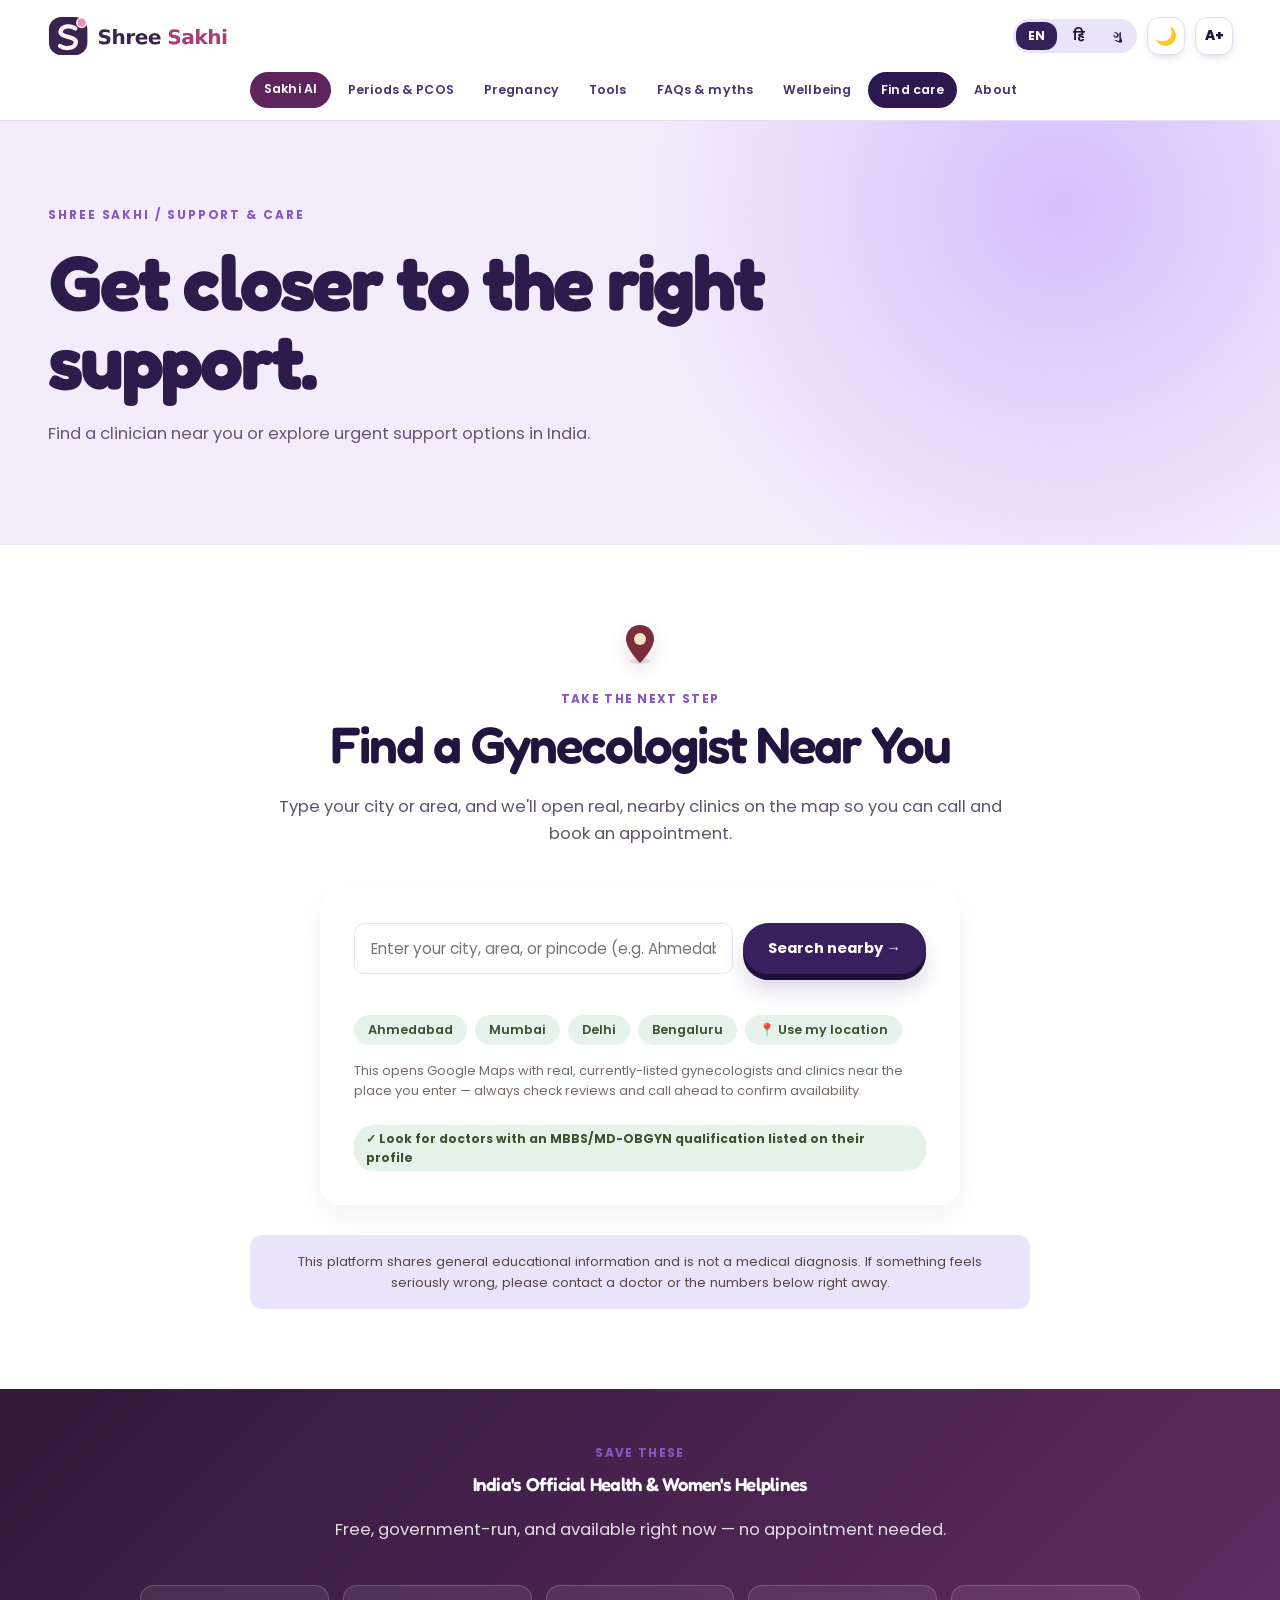
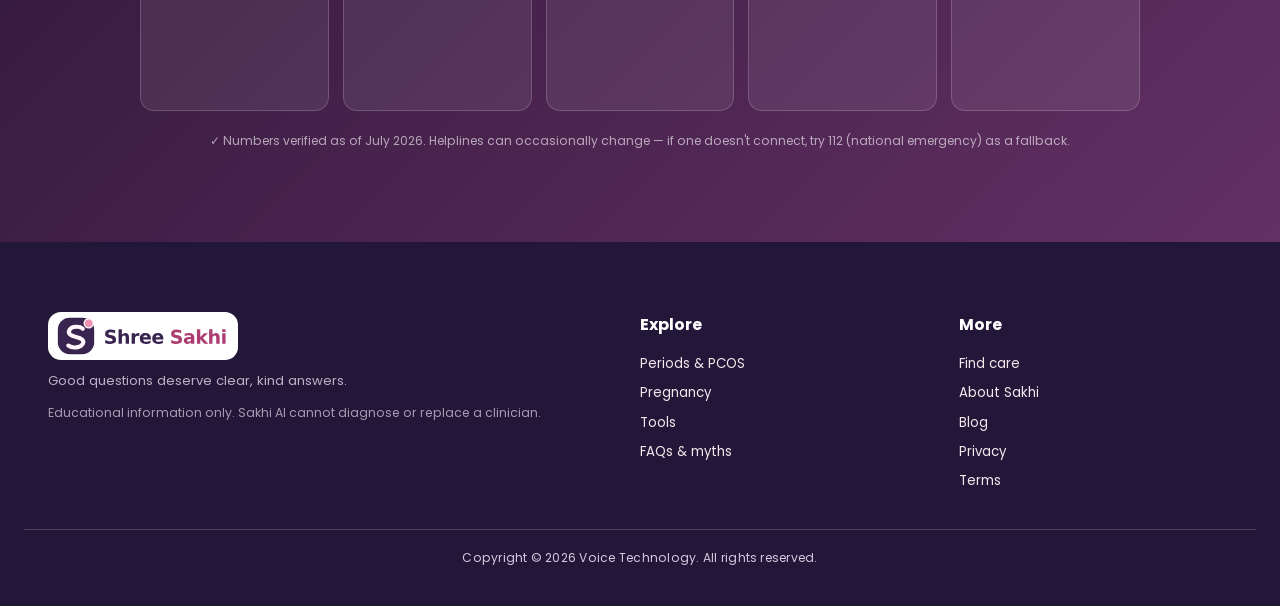
<file: care.html>
<!DOCTYPE html>
<html lang="en">
<head>
<meta charset="UTF-8">
<meta name="viewport" content="width=device-width, initial-scale=1.0">
<title>Support & care — Shree Sakhi</title>
<meta name="description" content="Find a clinician near you or explore urgent support options in India.">
<meta name="keywords" content="periods help India, PCOD symptoms, PCOS treatment, pregnancy care India, late period pregnancy, menstrual health, women health helpline India, period tracker, Shree Sakhi">
<meta name="author" content="Shree Sakhi">
<link rel="canonical" href="https://shreesakhiiiii.vercel.app/care.html">

<!-- Open Graph (Facebook, WhatsApp, Instagram link previews) -->
<meta property="og:type" content="website">
<meta property="og:title" content="Support & care — Shree Sakhi">
<meta property="og:description" content="Judgement-free answers on periods, PCOD, and pregnancy for girls and women in India. FAQs, trackers, an AI voice assistant, and verified helplines.">
<meta property="og:url" content="https://shreesakhiiiii.vercel.app/care.html">
<meta property="og:site_name" content="Shree Sakhi">
<meta property="og:locale" content="en_IN">

<!-- Twitter Card -->
<meta name="twitter:card" content="summary">
<meta name="twitter:title" content="Support & care — Shree Sakhi">
<meta name="twitter:description" content="Judgement-free answers on periods, PCOD, and pregnancy for girls and women in India.">

<link rel="icon" type="image/svg+xml" href="shree-sakhi-icon.svg">
<link rel="manifest" href="manifest.json">
<meta name="theme-color" content="#7A2E3B">
<meta name="apple-mobile-web-app-capable" content="yes">
<meta name="apple-mobile-web-app-status-bar-style" content="black-translucent">
<meta name="apple-mobile-web-app-title" content="Shree Sakhi">
<link rel="preconnect" href="https://fonts.googleapis.com">
<link href="https://fonts.googleapis.com/css2?family=Fraunces:ital,opsz,wght@0,9..144,400;0,9..144,600;1,9..144,500&family=Poppins:wght@300;400;500;600;700&family=Fredoka:wght@500;600;700&display=swap" rel="stylesheet">

<!--
  PRIVACY-FRIENDLY ANALYTICS (Plausible — no cookies, no personal data collected, GDPR-safe)
  1. Sign up free at https://plausible.io (or self-host — see plausible.io/docs/self-hosting)
  2. Add your real domain there
  3. Your domain (shreesakhiiiii.vercel.app) is already filled in below —
  4. Uncomment the script tag
  Until then, this stays commented out and collects nothing.
-->
<!-- <script defer data-domain="shreesakhiiiii.vercel.app" src="https://plausible.io/js/script.js"></script> -->

<style>
  :root{
    --maroon:#7A2E3B;
    --maroon-deep:#511D26;
    --gold:#C9973F;
    --gold-light:#E8C77E;
    --cream:#FBF2E7;
    --cream-deep:#F3E4D0;
    --sage:#6E8B5E;
    --sage-light:#DCE6D3;
    --rose:#D98B96;
    --rose-light:#F6DFE1;
    --ink:#2B1B1A;
    --paper:#FFFDF9;
    --on-dark-band:#FBF2E7; /* constant light text color for maroon/dark bands — never changes with theme */
  }
  *{box-sizing:border-box;}

  /* ---------- ACCESSIBILITY ---------- */
  a:focus-visible, button:focus-visible, input:focus-visible, select:focus-visible, textarea:focus-visible{
    outline:3px solid var(--gold) !important;
    outline-offset:2px;
  }
  [data-theme="dark"] a:focus-visible, [data-theme="dark"] button:focus-visible,
  [data-theme="dark"] input:focus-visible, [data-theme="dark"] select:focus-visible{
    outline-color:#F5D9A8 !important;
  }
  .sr-only{
    position:absolute;width:1px;height:1px;padding:0;margin:-1px;overflow:hidden;
    clip:rect(0,0,0,0);white-space:nowrap;border:0;
  }
  html.text-large{font-size:112.5%;} /* scales every rem-based size up ~12% site-wide */
  .a11y-toggle{
    width:38px;height:38px;border-radius:50%;border:1.5px solid var(--cream-deep);background:var(--paper);
    cursor:pointer;font-size:.85rem;font-weight:800;display:flex;align-items:center;justify-content:center;
    box-shadow:0 4px 10px -4px rgba(0,0,0,0.2);color:var(--maroon-deep);
  }
  [data-theme="dark"] .a11y-toggle{background:#241922;border-color:#3a2830;color:#EDE3DD;}
  .faq-listen-btn{
    display:inline-flex;align-items:center;gap:6px;margin-top:12px;background:var(--sage-light);
    color:#2f4023;border:none;padding:7px 14px;border-radius:18px;font-size:.78rem;font-weight:700;
    cursor:pointer;font-family:'Poppins',sans-serif;
  }
  .faq-listen-btn:hover{background:#c9dab8;}
  [data-theme="dark"] .faq-listen-btn{background:#20301f;color:#cfe8c9;}

  .tip-of-day-wrap{max-width:1080px;margin:0 auto;padding:0 24px 50px;position:relative;z-index:1;}
  .tip-of-day{
    max-width:640px;margin:0 auto;background:linear-gradient(135deg,var(--gz-sun),#f2a93b);
    border-radius:20px;padding:20px 26px;text-align:center;box-shadow:0 16px 32px -16px rgba(255,200,87,0.5);
  }
  .tip-badge{font-family:'Fredoka',sans-serif;font-weight:700;font-size:.78rem;color:#4a2f00;display:block;margin-bottom:6px;}
  .tip-of-day p{margin:0;color:#3d2600;font-weight:500;font-size:.95rem;}

  .faq-feedback{display:flex;align-items:center;gap:8px;margin-top:12px;flex-wrap:wrap;}
  .faq-feedback-label{font-size:.78rem;color:#7a6a67;}
  .faq-fb-btn{
    background:var(--cream-deep);border:none;border-radius:50%;width:32px;height:32px;
    cursor:pointer;font-size:.95rem;transition:transform .15s;
  }
  .faq-fb-btn:hover{transform:scale(1.15);}
  .faq-fb-btn:disabled{opacity:.4;cursor:default;transform:none;}
  .faq-fb-thanks{font-size:.78rem;color:#3d5230;font-weight:600;}
  [data-theme="dark"] .faq-fb-btn{background:#3a2830;}
  [data-theme="dark"] .faq-feedback-label{color:#a89a95;}
  html{scroll-behavior:smooth;}
  @media(max-width:768px){
    /* iOS Safari zooms the whole page in if a focused input's font is under 16px — this keeps every field at a safe size on phones/tablets without changing how they look on desktop */
    input, select, textarea{font-size:16px !important;}
  }
  body{
    margin:0;
    background:var(--cream);
    color:var(--ink);
    font-family:'Poppins',sans-serif;
    line-height:1.6;
  }
  h1,h2,h3,h4{
    font-family:'Fraunces',serif;
    margin:0 0 .4em 0;
    font-weight:600;
    color:var(--maroon-deep);
  }
  a{color:inherit;}
  .eyebrow{
    font-size:.72rem;
    letter-spacing:.16em;
    text-transform:uppercase;
    color:var(--maroon);
    font-weight:600;
    margin-bottom:.6em;
    display:inline-block;
  }
  .container{max-width:1080px;margin:0 auto;padding:0 24px;}
  /* ---------- NAV ---------- */
  nav{
    position:sticky;top:0;z-index:50;
    background:rgba(251,242,231,0.92);
    backdrop-filter:blur(8px);
    border-bottom:1px solid var(--cream-deep);
  }
  .navwrap{
    max-width:1080px;margin:0 auto;padding:14px 24px 10px;
    display:flex;align-items:center;justify-content:space-between;
    flex-wrap:wrap;gap:10px;
  }
  .nav-controls{display:flex;align-items:center;gap:10px;flex-shrink:0;}

  .hamburger{
    display:none;width:38px;height:38px;border-radius:10px;border:1.5px solid var(--cream-deep);
    background:var(--paper);cursor:pointer;flex-direction:column;align-items:center;justify-content:center;
    gap:4px;
  }
  .hamburger span{width:18px;height:2px;background:var(--maroon-deep);border-radius:2px;transition:transform .25s, opacity .25s;}
  .hamburger.open span:nth-child(1){transform:translateY(6px) rotate(45deg);}
  .hamburger.open span:nth-child(2){opacity:0;}
  .hamburger.open span:nth-child(3){transform:translateY(-6px) rotate(-45deg);}
  [data-theme="dark"] .hamburger{background:#241922;border-color:#3a2830;}
  [data-theme="dark"] .hamburger span{background:#F2E3D5;}

  @media(max-width:820px){
    .hamburger{display:flex;}
    .navlinks-row{
      max-height:0;overflow:hidden;padding:0 24px;transition:max-height .3s ease, padding .3s ease;
    }
    .navlinks-row.open{max-height:600px;padding:0 24px 16px;}
    .navlinks{flex-direction:column;align-items:center;gap:4px;width:100%;}
    .navlinks a{width:100%;text-align:center;padding:10px 0;border-bottom:1px solid var(--cream-deep);}
    .navlinks a:last-child{border-bottom:none;}
    [data-theme="dark"] .navlinks a{border-bottom-color:#3a2830;}
  }
  .navlinks-row{
    max-width:1080px;margin:0 auto;padding:0 24px 14px;
  }
  .navlinks{display:flex;gap:8px 20px;flex-wrap:wrap;justify-content:center;}
  .brand{display:flex;align-items:center;gap:10px;flex-shrink:0;}
  .brand .mark{width:34px;height:34px;flex-shrink:0;}
  .brand-text{font-family:'Fraunces',serif;font-weight:600;font-size:1.25rem;color:var(--maroon-deep);}
  .brand-text span{color:var(--gold);}
  .navlinks a{
    font-size:.85rem;font-weight:500;text-decoration:none;color:var(--maroon-deep);
    padding:6px 2px;border-bottom:2px solid transparent;transition:border-color .2s;
  }
  .navlinks a:hover{border-color:var(--gold);}
  /* ---------- HERO ---------- */
  .hero{
    position:relative;
    padding:78px 24px 60px;
    overflow:hidden;
    background:
      radial-gradient(circle at 88% 12%, var(--rose-light) 0%, transparent 42%),
      radial-gradient(circle at 8% 90%, var(--sage-light) 0%, transparent 40%);
  }
  .hero-inner{max-width:1080px;margin:0 auto;display:grid;grid-template-columns:1.15fr .85fr;gap:48px;align-items:center;}
  @media(max-width:820px){.hero-inner{grid-template-columns:1fr;}}
  .letter{
    background:var(--paper);
    border-radius:4px;
    padding:38px 40px;
    box-shadow:0 18px 40px -18px rgba(81,29,38,0.35);
    border-left:5px solid var(--gold);
  }
  .letter h1{font-size:2.35rem;line-height:1.18;}
  .letter p{font-size:1.02rem;color:#4a3835;}
  .letter .sign{
    margin-top:22px;font-family:'Fraunces',serif;font-style:italic;color:var(--maroon);font-size:1.05rem;
  }
  .heroart{display:flex;justify-content:center;}
  .cta-row{display:flex;gap:14px;margin-top:26px;flex-wrap:wrap;}
  .btn{
    display:inline-block;padding:13px 26px;border-radius:30px;font-weight:600;font-size:.92rem;
    text-decoration:none;cursor:pointer;border:none;transition:transform .15s, box-shadow .15s;
  }
  .btn-primary{background:var(--maroon);color:var(--on-dark-band);}
  .btn-primary:hover{transform:translateY(-2px);box-shadow:0 10px 20px -8px rgba(122,46,59,0.55);}
  .btn-ghost{background:transparent;border:1.5px solid var(--maroon);color:var(--maroon-deep);}
  .btn-ghost:hover{background:var(--maroon);color:var(--on-dark-band);}
  /* divider motif */
  .divider{display:flex;align-items:center;justify-content:center;gap:10px;margin:0 auto 10px;width:fit-content;}
  .divider svg{display:block;}
  /* ---------- SECTION shell ---------- */
  section{padding:70px 24px;}
  .section-head{text-align:center;max-width:640px;margin:0 auto 44px;}
  .section-head p{color:#5a4744;font-size:1rem;}
  .band-cream{background:var(--cream);}
  .band-paper{background:var(--paper);}
  .band-maroon{background:linear-gradient(180deg,var(--maroon-deep),var(--maroon));color:var(--on-dark-band);}
  .band-maroon h2, .band-maroon h3{color:var(--on-dark-band);}
  .band-sage{background:linear-gradient(180deg,#f6f8f2,var(--sage-light));}
  /* ---------- FAQ ---------- */
  .tabbar{display:flex;justify-content:center;gap:10px;margin-bottom:36px;flex-wrap:wrap;}
  .tabbtn{
    padding:10px 22px;border-radius:24px;border:1.5px solid var(--maroon);
    background:transparent;color:var(--maroon-deep);font-weight:600;font-size:.88rem;
    cursor:pointer;font-family:'Poppins',sans-serif;transition:all .2s;
  }
  .tabbtn.active{background:var(--maroon);color:var(--on-dark-band);}
  .faqgroup{display:none;max-width:780px;margin:0 auto;}
  .faqgroup.active{display:block;}
  .faq-cat{
    font-size:.78rem;letter-spacing:.1em;text-transform:uppercase;color:var(--gold);
    font-weight:700;margin:30px 0 12px;
  }
  .faq-cat:first-child{margin-top:0;}
  .accordion-item{
    background:var(--paper);border:1px solid var(--cream-deep);border-radius:12px;
    margin-bottom:10px;overflow:hidden;
  }
  .accordion-q{
    width:100%;text-align:left;background:none;border:none;padding:18px 22px;
    font-family:'Poppins',sans-serif;font-weight:600;font-size:.96rem;color:var(--ink);
    display:flex;justify-content:space-between;align-items:center;gap:14px;cursor:pointer;
  }
  .accordion-q .plus{font-size:1.3rem;color:var(--maroon);transition:transform .25s;flex-shrink:0;}
  .accordion-item.open .plus{transform:rotate(45deg);}
  .accordion-a{
    max-height:0;overflow:hidden;transition:max-height .3s ease;
    padding:0 22px;font-size:.93rem;color:#4a3835;
  }
  .accordion-item.open .accordion-a{max-height:600px;padding:0 22px 20px;}
  /* ---------- CARD GRID ---------- */
  .grid3{display:grid;grid-template-columns:repeat(3,1fr);gap:20px;}
  @media(max-width:1024px){.grid3{grid-template-columns:repeat(2,1fr);}}
  .grid2{display:grid;grid-template-columns:repeat(2,1fr);gap:20px;}
  @media(max-width:760px){.grid3{grid-template-columns:1fr;}.grid2{grid-template-columns:1fr;}}
  .card{
    background:var(--paper);border-radius:14px;padding:26px;border:1px solid var(--cream-deep);
  }
  .card h4{font-size:1.05rem;margin-bottom:.5em;}
  .card ul{margin:0;padding-left:1.1em;font-size:.92rem;color:#4a3835;}
  .card ul li{margin-bottom:6px;}
  .icon-badge{
    width:44px;height:44px;border-radius:50%;display:flex;align-items:center;justify-content:center;
    background:var(--rose-light);font-size:1.3rem;margin-bottom:14px;
  }
  .card.sage .icon-badge{background:var(--sage-light);}
  .card.gold .icon-badge{background:#F5E7C6;}
  /* two-column avoid/do lists */
  .dolist{border-left:4px solid var(--sage);}
  .avoidlist{border-left:4px solid var(--rose);}
  .tag{
    display:inline-block;background:var(--sage-light);color:#3d5230;font-size:.72rem;
    padding:3px 10px;border-radius:20px;font-weight:600;margin-bottom:10px;
  }
  .tag.avoid{background:var(--rose-light);color:#7a3038;}
  /* mood grid small cards */
  .moodcard{
    background:var(--paper);border-radius:14px;padding:20px;border:1px solid var(--cream-deep);
    text-align:center;
  }
  .moodcard .emoji{font-size:1.8rem;margin-bottom:8px;}
  .moodcard h4{font-size:.95rem;margin-bottom:6px;}
  .moodcard p{font-size:.82rem;color:#5a4744;margin:0;}
  /* find doctor */
  .finder-box{
    background:var(--paper);border-radius:18px;padding:34px;max-width:640px;margin:0 auto;
    box-shadow:0 20px 40px -22px rgba(81,29,38,0.3);
  }
  .finder-row{display:flex;gap:10px;flex-wrap:wrap;}
  .finder-row input{
    flex:1;min-width:200px;padding:13px 16px;border-radius:10px;border:1.5px solid var(--cream-deep);
    font-family:'Poppins',sans-serif;font-size:.95rem;
  }
  .finder-row input:focus{outline:none;border-color:var(--gold);}
  .quickpicks{display:flex;gap:8px;flex-wrap:wrap;margin-top:14px;}
  .chip{
    padding:6px 14px;border-radius:20px;background:var(--sage-light);color:#3d5230;
    font-size:.8rem;font-weight:600;border:none;cursor:pointer;
  }
  .helpline-strip{
    display:grid;grid-template-columns:repeat(5,1fr);gap:14px;max-width:1000px;margin:40px auto 0;
  }
  @media(max-width:820px){.helpline-strip{grid-template-columns:repeat(2,1fr);}}
  .helpline-card{
    background:rgba(255,255,255,0.08);border:1px solid rgba(255,255,255,0.18);border-radius:14px;
    padding:18px;text-align:center;
  }
  .helpline-card .num{font-family:'Fraunces',serif;font-size:1.7rem;font-weight:600;color:var(--gold-light);}
  .helpline-card .lbl{font-size:.78rem;opacity:.85;margin-top:4px;}
  /* footer */
  footer{background:var(--maroon-deep);color:var(--on-dark-band);padding:40px 24px 30px;text-align:center;}
  footer p{font-size:.82rem;opacity:.8;max-width:640px;margin:8px auto;}
  .disclaimer{
    background:var(--cream-deep);border-radius:12px;padding:16px 20px;font-size:.82rem;
    color:#5a4744;max-width:780px;margin:30px auto 0;text-align:center;
  }
  @media(max-width:600px){
    .letter{padding:26px 22px;}
    .letter h1{font-size:1.7rem;}
    section{padding:50px 18px;}
    .helpline-strip{grid-template-columns:repeat(2,1fr) !important;gap:10px;}
    .helpline-card .num{font-size:1.4rem;}
    .voicewidget.premium{padding:18px;}
    .mic-wrap{width:100px;height:100px;}
    .micbtn{width:88px;height:88px;font-size:1.8rem;}
    .vw-thread{max-height:260px;}
    .vw-bubble{max-width:90%;font-size:.86rem;}
    .kickbig{width:120px;height:120px;font-size:1rem;}
    .finder-row{flex-direction:column;align-items:stretch;}
    .finder-row input{min-width:0;}
    .voice-typed{flex-direction:column;}
    .voice-typed button{width:100%;}
    .cta-row{flex-direction:column;align-items:stretch;}
    .cta-row .btn{width:100%;text-align:center;}
    .quickpicks{justify-content:center;}
  }
  @media(max-width:400px){
    .helpline-strip{grid-template-columns:1fr !important;}
    .grid3, .grid2{gap:14px;}
    .navwrap{padding:12px 16px 8px;}
    .navlinks-row{padding:0 16px 12px;}
  }
  /* Larger desktop/PC screens: keep line lengths readable, don't stretch content edge to edge */
  @media(min-width:1400px){
    .container{max-width:1180px;}
    .hero-inner, .navwrap, .navlinks-row{max-width:1180px;}
  }

  /* ---------- LANGUAGE SWITCH ---------- */
  .langswitch{display:flex;gap:4px;background:var(--cream-deep);border-radius:20px;padding:3px;}
  .langswitch button{
    border:none;background:transparent;padding:5px 12px;border-radius:16px;font-size:.76rem;
    font-weight:700;cursor:pointer;color:var(--maroon-deep);font-family:'Poppins',sans-serif;
  }
  .langswitch button.active{background:var(--maroon);color:var(--on-dark-band);}

  /* ---------- TOOLS ---------- */
  .toolbar{display:flex;justify-content:center;gap:8px;margin-bottom:32px;flex-wrap:wrap;}
  .toolbtn{
    padding:9px 16px;border-radius:20px;border:1.5px solid var(--sage);background:transparent;
    color:#3d5230;font-weight:600;font-size:.8rem;cursor:pointer;font-family:'Poppins',sans-serif;
  }
  .toolbtn.active{background:var(--sage);color:#fff;}
  .toolpanel{display:none;max-width:680px;margin:0 auto;}
  .toolpanel.active{display:block;}
  .tool-card{background:var(--paper);border:1px solid var(--cream-deep);border-radius:16px;padding:28px;}
  .tool-card label{display:block;font-size:.82rem;font-weight:600;color:var(--maroon-deep);margin:14px 0 6px;}
  .tool-card input, .tool-card select{
    width:100%;padding:11px 14px;border-radius:8px;border:1.5px solid var(--cream-deep);
    font-family:'Poppins',sans-serif;font-size:.92rem;
  }
  .tool-card input:focus, .tool-card select:focus{outline:none;border-color:var(--gold);}
  .tool-result{
    margin-top:18px;padding:16px 18px;background:var(--sage-light);border-radius:12px;
    font-size:.9rem;color:#2f4023;display:none;
  }
  .tool-result.show{display:block;}
  .tool-result strong{color:var(--maroon-deep);font-family:'Fraunces',serif;font-size:1.1rem;}
  .mini-note{font-size:.78rem;color:#7a6a67;margin-top:10px;}

  .ai-insight-box{
    margin-top:24px;padding-top:20px;border-top:1px dashed var(--cream-deep);
  }
  .ai-insight-box h4{font-size:.95rem;margin-bottom:4px;}
  .stat-row{display:grid;grid-template-columns:repeat(3,1fr);gap:10px;margin-top:12px;}
  .stat-row label{font-size:.72rem;margin:0 0 4px;}
  .stat-row input{padding:9px 10px;font-size:.85rem;}
  @media(max-width:520px){.stat-row{grid-template-columns:1fr;}}
  .ai-insight-result{
    display:none;margin-top:16px;padding:16px 18px;border-radius:14px;font-size:.9rem;line-height:1.55;
    background:linear-gradient(135deg,var(--rose-light),var(--sage-light));color:var(--ink);
  }
  .ai-insight-result.show{display:block;}
  .ai-insight-result .ai-loading{display:inline-flex;gap:4px;}
  .ai-insight-result .ai-loading span{
    width:6px;height:6px;border-radius:50%;background:var(--maroon);opacity:.5;animation:typingDot 1.2s ease-in-out infinite;
  }
  .ai-insight-result .ai-loading span:nth-child(2){animation-delay:.2s;}
  .ai-insight-result .ai-loading span:nth-child(3){animation-delay:.4s;}
  [data-theme="dark"] .ai-insight-box{border-top-color:#3a2830;}
  [data-theme="dark"] .ai-insight-result{background:linear-gradient(135deg,#3a2430,#1c2a20);color:#EDE3DD;}
  .checklist label{
    display:flex;align-items:flex-start;gap:10px;font-size:.88rem;font-weight:400;color:var(--ink);
    margin-bottom:10px;cursor:pointer;
  }
  .checklist input[type="checkbox"]{width:auto;margin-top:3px;}
  .kickbtn-wrap{text-align:center;padding:20px 0;}
  .kickbig{
    width:140px;height:140px;border-radius:50%;background:var(--rose);color:#fff;border:none;
    font-family:'Fraunces',serif;font-size:1.1rem;font-weight:600;cursor:pointer;box-shadow:0 12px 24px -10px rgba(217,139,150,.6);
  }
  .kickbig:active{transform:scale(.96);}
  .kickstats{display:flex;justify-content:center;gap:26px;margin-top:18px;}
  .kickstats div{text-align:center;}
  .kickstats .kn{font-family:'Fraunces',serif;font-size:1.6rem;color:var(--maroon-deep);}
  .kickstats .kl{font-size:.74rem;color:#7a6a67;}

  /* ---------- FLIP CARDS (myths) ---------- */
  .flipgrid{display:grid;grid-template-columns:repeat(2,1fr);gap:18px;}
  @media(max-width:700px){.flipgrid{grid-template-columns:1fr;}}
  .flipcard{perspective:1200px;height:180px;cursor:pointer;}
  .flipinner{position:relative;width:100%;height:100%;transition:transform .5s;transform-style:preserve-3d;}
  .flipcard.flipped .flipinner{transform:rotateY(180deg);}
  .flipface{
    position:absolute;inset:0;backface-visibility:hidden;border-radius:14px;padding:22px;
    display:flex;flex-direction:column;justify-content:center;
  }
  .flipfront{background:var(--rose-light);border:1px solid var(--rose);}
  .flipback{background:var(--sage-light);border:1px solid var(--sage);transform:rotateY(180deg);}
  .flipface .tag2{font-size:.7rem;font-weight:700;letter-spacing:.08em;text-transform:uppercase;margin-bottom:8px;}
  .flipfront .tag2{color:#7a3038;}
  .flipback .tag2{color:#3d5230;}
  .flipface p{margin:0;font-size:.92rem;font-weight:500;color:var(--ink);}

  /* ---------- STORIES ---------- */
  .storycard{
    background:var(--paper);border-radius:16px;padding:26px;border:1px solid var(--cream-deep);
    border-top:4px solid var(--gold);
  }
  .storycard .who{font-size:.78rem;font-weight:700;color:var(--maroon);text-transform:uppercase;letter-spacing:.06em;margin-bottom:10px;}
  .storycard p{font-size:.92rem;color:#4a3835;font-style:italic;}

  /* ---------- ASK SAKHI ---------- */
  .askform textarea, .askform input, .askform select{
    width:100%;padding:12px 14px;border-radius:10px;border:1.5px solid var(--cream-deep);
    font-family:'Poppins',sans-serif;font-size:.92rem;margin-bottom:14px;
  }
  .askform textarea{min-height:110px;resize:vertical;}
  .askform label{display:block;font-size:.8rem;font-weight:600;color:var(--maroon-deep);margin-bottom:6px;}

  /* ---------- FLOATING TALK BUTTON ---------- */
  .whatsapp-share{
    display:inline-flex;align-items:center;gap:8px;background:#25D366;color:#fff;
    padding:9px 18px;border-radius:24px;text-decoration:none;font-weight:700;font-size:.85rem;
    box-shadow:0 8px 18px -8px rgba(37,211,102,0.5);transition:transform .2s;
  }
  .whatsapp-share:hover{transform:translateY(-2px);}
  .share-row{display:flex;justify-content:center;margin-top:20px;}

  .floatbtn{
    position:fixed;bottom:22px;right:22px;z-index:60;
    background:var(--maroon);color:var(--on-dark-band);border:none;border-radius:30px;
    padding:14px 20px;font-weight:700;font-size:.86rem;box-shadow:0 14px 30px -12px rgba(81,29,38,0.6);
    cursor:pointer;display:flex;align-items:center;gap:8px;
  }
  .floatmenu{
    position:fixed;bottom:78px;right:22px;z-index:60;background:var(--paper);border-radius:14px;
    box-shadow:0 20px 40px -18px rgba(0,0,0,0.3);padding:14px;display:none;min-width:220px;
  }
  .floatmenu.show{display:block;}
  .floatmenu a{
    display:block;padding:10px 12px;border-radius:8px;font-size:.86rem;font-weight:600;
    text-decoration:none;color:var(--maroon-deep);margin-bottom:4px;
  }
  .floatmenu a:hover{background:var(--cream);}

  .verify-badge{
    display:inline-flex;align-items:center;gap:6px;background:var(--sage-light);color:#3d5230;
    font-size:.76rem;font-weight:700;padding:4px 12px;border-radius:20px;margin-top:10px;
  }

  /* ---------- SECTION LOOP ANIMATIONS ---------- */
  .section-anim{display:flex;justify-content:center;margin-bottom:6px;}
  .section-anim svg{display:block;}

  @keyframes bottlePulse{
    0%,100%{transform:scale(1);}
    50%{transform:scale(1.06);}
  }
  @keyframes steamRise1{
    0%{transform:translateY(0) scaleX(1);opacity:0;}
    15%{opacity:.9;}
    100%{transform:translateY(-22px) scaleX(1.4);opacity:0;}
  }
  @keyframes steamRise2{
    0%{transform:translateY(0) scaleX(1);opacity:0;}
    15%{opacity:.7;}
    100%{transform:translateY(-22px) scaleX(1.4);opacity:0;}
  }
  .bottle-body{animation:bottlePulse 1.4s ease-in-out infinite;transform-origin:center bottom;}
  .steam-a{animation:steamRise1 1.6s ease-in-out infinite;}
  .steam-b{animation:steamRise2 1.6s ease-in-out infinite;animation-delay:.5s;}
  .steam-c{animation:steamRise1 1.6s ease-in-out infinite;animation-delay:.9s;}

  @keyframes heartBeat{
    0%,100%{transform:scale(1);}
    15%{transform:scale(1.18);}
    30%{transform:scale(0.96);}
    45%{transform:scale(1.12);}
    60%{transform:scale(1);}
  }
  @keyframes babyBounce{
    0%,100%{transform:translateY(0) rotate(0deg);}
    50%{transform:translateY(-6px) rotate(-4deg);}
  }
  .heart-shape{animation:heartBeat 1.5s ease-in-out infinite;transform-origin:center;}
  .baby-shape{animation:babyBounce 1.8s ease-in-out infinite;transform-origin:center bottom;}

  /* ================= GEN-Z LAYER ================= */
  :root{
    --gz-pink:#FF6FA0;
    --gz-purple:#8C6CF6;
    --gz-mint:#3FD8B8;
    --gz-sun:#FFC857;
  }
  .gz-gradient-text{
    background:linear-gradient(90deg,var(--gz-pink),var(--gz-purple));
    -webkit-background-clip:text;background-clip:text;color:transparent;
  }
  .sticker-pill{
    display:inline-flex;align-items:center;gap:6px;padding:6px 16px;border-radius:24px;
    font-family:'Fredoka',sans-serif;font-weight:600;font-size:.8rem;color:#fff;
    background:linear-gradient(135deg,var(--gz-pink),var(--gz-purple));
    box-shadow:0 8px 18px -8px rgba(140,108,246,.55);
  }
  .sticker-pill.mint{background:linear-gradient(135deg,var(--gz-mint),#2bb89f);box-shadow:0 8px 18px -8px rgba(63,216,184,.5);}
  .sticker-pill.sun{background:linear-gradient(135deg,var(--gz-sun),#f2a93b);box-shadow:0 8px 18px -8px rgba(255,200,87,.5);color:#4a2f00;}
  .glass-card{
    background:rgba(255,255,255,0.6);backdrop-filter:blur(10px);-webkit-backdrop-filter:blur(10px);
    border:1px solid rgba(255,255,255,0.7);border-radius:20px;
  }
  .gz-blob{position:absolute;border-radius:50%;filter:blur(2px);opacity:.55;animation:blobFloat 7s ease-in-out infinite;}
  @keyframes blobFloat{0%,100%{transform:translateY(0) translateX(0);}50%{transform:translateY(-14px) translateX(8px);}}

  /* new pain-relief loop icons */
  @keyframes iceHeatSwap{
    0%,40%{opacity:1;}45%,90%{opacity:0;}95%,100%{opacity:1;}
  }
  @keyframes iceHeatSwap2{
    0%,40%{opacity:0;}45%,90%{opacity:1;}95%,100%{opacity:0;}
  }
  .ice-layer{animation:iceHeatSwap 3s ease-in-out infinite;}
  .heat-layer{animation:iceHeatSwap2 3s ease-in-out infinite;}

  @keyframes stretchSway{
    0%,100%{transform:rotate(0deg);}
    25%{transform:rotate(-8deg);}
    75%{transform:rotate(8deg);}
  }
  .stretch-fig{animation:stretchSway 3.5s ease-in-out infinite;transform-origin:bottom center;}

  @keyframes cupSteamSlow{
    0%{transform:translateY(0) scaleX(1);opacity:0;}
    20%{opacity:.85;}
    100%{transform:translateY(-20px) scaleX(1.5);opacity:0;}
  }
  .cup-steam-a{animation:cupSteamSlow 3s ease-in-out infinite;}
  .cup-steam-b{animation:cupSteamSlow 3s ease-in-out infinite;animation-delay:1s;}
  .cup-steam-c{animation:cupSteamSlow 3s ease-in-out infinite;animation-delay:2s;}

  @keyframes pillowGlow{
    0%,100%{opacity:.25;transform:scale(1);}
    50%{opacity:.6;transform:scale(1.15);}
  }
  @keyframes pillowBob{
    0%,100%{transform:translateY(0);}
    50%{transform:translateY(-4px);}
  }
  .pillow-glow{animation:pillowGlow 4s ease-in-out infinite;transform-origin:center;}
  .pillow-shape{animation:pillowBob 4s ease-in-out infinite;}

  @keyframes legLift{
    0%,100%{transform:translateY(0);}
    50%{transform:translateY(-7px);}
  }
  .leg-shape{animation:legLift 3s ease-in-out infinite;}

  @keyframes flameFlicker{
    0%,100%{transform:scaleY(1) rotate(0deg);}
    30%{transform:scaleY(1.15) rotate(-3deg);}
    60%{transform:scaleY(0.9) rotate(3deg);}
  }
  .flame-shape{animation:flameFlicker 3s ease-in-out infinite;transform-origin:bottom center;}

  @keyframes stickerFloat{
    0%,100%{transform:translateY(0) rotate(-3deg);}
    50%{transform:translateY(-8px) rotate(3deg);}
  }
  .sticker-float{animation:stickerFloat 3.4s ease-in-out infinite;display:inline-block;}
  @keyframes stickerWiggle{
    0%,100%{transform:rotate(-6deg) scale(1);}
    50%{transform:rotate(6deg) scale(1.08);}
  }
  .sticker-wiggle{animation:stickerWiggle 2.6s ease-in-out infinite;display:inline-block;}

  /* ================= 3D DEPTH LAYER ================= */
  .icon-badge{
    position:relative;overflow:hidden;
    box-shadow:0 10px 18px -8px rgba(122,46,59,0.35), inset 0 2px 3px rgba(255,255,255,0.6), inset 0 -6px 10px rgba(0,0,0,0.06);
    background:radial-gradient(circle at 32% 28%, #ffffff 0%, var(--rose-light) 42%, var(--rose) 100%);
  }
  .card.sage .icon-badge{background:radial-gradient(circle at 32% 28%, #ffffff 0%, var(--sage-light) 42%, var(--sage) 100%);}
  .card.gold .icon-badge{background:radial-gradient(circle at 32% 28%, #ffffff 0%, #F5E7C6 42%, var(--gold) 100%);}

  .card, .moodcard, .storycard, .helpline-card{
    transition:transform .3s ease, box-shadow .3s ease;
    transform-style:preserve-3d;
  }
  .card:hover, .moodcard:hover, .storycard:hover{
    transform:perspective(700px) rotateX(3deg) translateY(-6px) scale(1.015);
    box-shadow:0 24px 40px -20px rgba(81,29,38,0.35);
  }
  .btn{transition:transform .2s ease, box-shadow .2s ease;}
  .btn:active{transform:translateY(1px) scale(.97);}

  @keyframes bounceIcon{
    0%,100%{transform:translateY(0);}
    50%{transform:translateY(-8px);}
  }
  @keyframes rotateIcon{
    0%{transform:rotate(0deg);}
    100%{transform:rotate(360deg);}
  }
  @keyframes floatIcon{
    0%,100%{transform:translateY(0) rotate(-3deg);}
    50%{transform:translateY(-9px) rotate(3deg);}
  }
  @keyframes twinkleIcon{
    0%,100%{opacity:.3;transform:scale(0.8);}
    50%{opacity:1;transform:scale(1.15);}
  }
  @keyframes flipIcon{
    0%,100%{transform:rotateY(0deg);}
    50%{transform:rotateY(180deg);}
  }
  @keyframes pulseIcon{
    0%,100%{transform:scale(1);opacity:1;}
    50%{transform:scale(1.25);opacity:.6;}
  }
  @keyframes waveIcon{
    0%,100%{transform:scaleY(1);}
    50%{transform:scaleY(1.6);}
  }
  .anim-bounce{animation:bounceIcon 2.2s ease-in-out infinite;}
  .anim-rotate{animation:rotateIcon 3.5s linear infinite;transform-origin:center;}
  .anim-float{animation:floatIcon 3.2s ease-in-out infinite;}
  .anim-twinkle{animation:twinkleIcon 1.8s ease-in-out infinite;}
  .anim-flip{animation:flipIcon 3s ease-in-out infinite;transform-origin:center;}
  .anim-pulse{animation:pulseIcon 2s ease-in-out infinite;transform-origin:center;}
  .anim-wave{animation:waveIcon 1.2s ease-in-out infinite;transform-origin:bottom;}

  /* ================= AI VOICE WIDGET — PREMIUM ================= */
  .voicewidget.premium{
    max-width:640px;margin:0 auto;
    background:linear-gradient(180deg, rgba(255,255,255,0.85), rgba(255,255,255,0.65));
    backdrop-filter:blur(16px);-webkit-backdrop-filter:blur(16px);
    border-radius:28px;padding:28px;
    border:1px solid rgba(255,255,255,0.8);
    box-shadow:0 30px 60px -28px rgba(81,29,38,0.4), inset 0 1px 0 rgba(255,255,255,0.9);
    position:relative;overflow:hidden;
  }
  .voicewidget.premium::before{
    content:'';position:absolute;top:-60px;right:-60px;width:180px;height:180px;border-radius:50%;
    background:radial-gradient(circle, var(--gz-pink), transparent 70%);opacity:.25;pointer-events:none;
  }
  .voicewidget.premium::after{
    content:'';position:absolute;bottom:-70px;left:-50px;width:180px;height:180px;border-radius:50%;
    background:radial-gradient(circle, var(--gz-purple), transparent 70%);opacity:.2;pointer-events:none;
  }

  .vw-header{display:flex;align-items:center;gap:12px;margin-bottom:16px;position:relative;z-index:1;}
  .vw-avatar{
    width:44px;height:44px;border-radius:50%;display:flex;align-items:center;justify-content:center;
    box-shadow:0 8px 16px -6px rgba(140,108,246,.5);
  }
  .vw-name{font-family:'Fraunces',serif;font-weight:600;color:var(--maroon-deep);font-size:1.05rem;}
  .vw-status{font-family:'Fredoka',sans-serif;font-size:.78rem;color:#7a6a67;display:flex;align-items:center;gap:6px;}
  .vw-dot{width:7px;height:7px;border-radius:50%;background:var(--gz-mint);display:inline-block;animation:pulseIcon 1.6s ease-in-out infinite;}
  .vw-status.thinking .vw-dot{background:var(--gz-sun);}
  .vw-status.speaking .vw-dot{background:var(--gz-pink);}
  .vw-status.listening .vw-dot{background:var(--gz-purple);}

  .vw-thread{
    position:relative;z-index:1;max-height:320px;overflow-y:auto;margin-bottom:18px;
    padding-right:4px;scroll-behavior:smooth;
  }
  .vw-thread::-webkit-scrollbar{width:5px;}
  .vw-thread::-webkit-scrollbar-thumb{background:var(--cream-deep);border-radius:10px;}

  .vw-empty{text-align:center;padding:24px 12px;}
  .vw-empty-orb{
    width:56px;height:56px;border-radius:50%;margin:0 auto 14px;
    background:radial-gradient(circle at 32% 28%, #fff, var(--gz-pink) 45%, var(--gz-purple) 100%);
    box-shadow:0 12px 24px -10px rgba(140,108,246,.5);animation:floatIcon 3.5s ease-in-out infinite;
  }
  .vw-empty p{font-size:.88rem;color:#7a6a67;max-width:340px;margin:0 auto;}

  .vw-bubble{
    max-width:82%;padding:12px 16px;border-radius:18px;font-size:.9rem;line-height:1.5;
    margin-bottom:12px;animation:bubbleIn .35s ease both;
  }
  @keyframes bubbleIn{0%{opacity:0;transform:translateY(8px) scale(.97);}100%{opacity:1;transform:translateY(0) scale(1);}}
  .vw-bubble.user{
    margin-left:auto;background:linear-gradient(135deg, var(--maroon), var(--maroon-deep));
    color:var(--on-dark-band);border-bottom-right-radius:6px;
  }
  .vw-bubble.ai{
    margin-right:auto;background:linear-gradient(135deg, var(--rose-light), var(--sage-light));
    color:var(--ink);border-bottom-left-radius:6px;
  }
  .vw-bubble.ai .vw-replay{
    display:inline-flex;align-items:center;gap:4px;margin-top:8px;background:none;border:none;
    color:var(--maroon);font-weight:700;font-size:.76rem;cursor:pointer;padding:0;
  }
  .vw-typing{display:inline-flex;gap:4px;padding:4px 0;}
  .vw-typing span{
    width:7px;height:7px;border-radius:50%;background:var(--maroon);opacity:.5;
    animation:typingDot 1.2s ease-in-out infinite;
  }
  .vw-typing span:nth-child(2){animation-delay:.2s;}
  .vw-typing span:nth-child(3){animation-delay:.4s;}
  @keyframes typingDot{0%,60%,100%{transform:translateY(0);opacity:.4;}30%{transform:translateY(-5px);opacity:1;}}

  .vw-controls{position:relative;z-index:1;text-align:center;}
  .voice-picker{display:flex;align-items:center;justify-content:center;gap:8px;margin-bottom:16px;flex-wrap:wrap;}
  .vp-label{font-size:.78rem;color:#7a6a67;font-weight:600;}
  .vp-btn{
    padding:6px 14px;border-radius:20px;border:1.5px solid var(--cream-deep);background:var(--paper);
    font-size:.78rem;font-weight:600;color:var(--maroon-deep);cursor:pointer;font-family:'Poppins',sans-serif;
    transition:all .2s;
  }
  .vp-btn.active{background:linear-gradient(135deg,var(--gz-pink),var(--gz-purple));color:#fff;border-color:transparent;}
  [data-theme="dark"] .vp-btn{background:#241922;border-color:#3a2830;color:#EDE3DD;}
  .mic-wrap{position:relative;width:120px;height:120px;margin:0 auto 18px;}
  .mic-ring{position:absolute;inset:0;border-radius:50%;border:2px solid var(--gz-pink);opacity:0;}
  .mic-ring.r2{border-color:var(--gz-purple);}
  .mic-ring.pulsing{animation:micRing 1.6s ease-out infinite;}
  .mic-ring.r2.pulsing{animation:micRing 1.6s ease-out infinite .5s;}
  @keyframes micRing{0%{transform:scale(0.75);opacity:.6;}100%{transform:scale(1.7);opacity:0;}}

  .wavebars{
    position:absolute;bottom:-22px;left:50%;transform:translateX(-50%);
    display:flex;align-items:flex-end;gap:4px;height:16px;opacity:0;transition:opacity .2s;
  }
  .wavebars.active{opacity:1;}
  .wavebars span{
    width:4px;background:linear-gradient(180deg,var(--gz-pink),var(--gz-purple));border-radius:3px;
    animation:waveIcon 1s ease-in-out infinite;
  }
  .wavebars span:nth-child(1){height:6px;animation-delay:0s;}
  .wavebars span:nth-child(2){height:14px;animation-delay:.15s;}
  .wavebars span:nth-child(3){height:8px;animation-delay:.3s;}
  .wavebars span:nth-child(4){height:16px;animation-delay:.1s;}
  .wavebars span:nth-child(5){height:10px;animation-delay:.25s;}

  .micbtn{
    position:relative;width:104px;height:104px;border-radius:50%;border:none;cursor:pointer;
    background:radial-gradient(circle at 32% 28%, #ffffff 0%, var(--gz-pink) 45%, var(--gz-purple) 100%);
    box-shadow:0 16px 32px -12px rgba(140,108,246,.6), inset 0 3px 6px rgba(255,255,255,0.5);
    font-size:2.1rem;transition:transform .2s, box-shadow .2s;
  }
  .micbtn:hover{transform:scale(1.05);box-shadow:0 20px 38px -12px rgba(140,108,246,.7), inset 0 3px 6px rgba(255,255,255,0.5);}
  .micbtn.listening{animation:pulseIcon 1s ease-in-out infinite;}
  .micbtn.speaking{animation:micRing 1s ease-in-out infinite;background:radial-gradient(circle at 32% 28%, #ffffff 0%, var(--gz-mint) 45%, #2bb89f 100%);}

  .voice-typed{display:flex;gap:8px;margin-top:6px;}
  .voice-typed input{
    flex:1;padding:12px 18px;border-radius:24px;border:1.5px solid var(--cream-deep);
    font-family:'Poppins',sans-serif;background:rgba(255,255,255,0.7);
  }
  .voice-typed input:focus{outline:none;border-color:var(--gz-purple);}

  /* ================= DARK MODE ================= */
  html{transition:background-color .35s ease;}
  body, nav, section, .card, .moodcard, .storycard, .tool-card, .finder-box,
  .accordion-item, .voicewidget.premium, .helpline-card, .letter, .glass-card,
  .voice-typed input, .askform input, .askform textarea, .askform select{
    transition:background-color .35s ease, color .35s ease, border-color .35s ease, box-shadow .35s ease;
  }

  .theme-toggle{
    width:38px;height:38px;border-radius:50%;border:1.5px solid var(--cream-deep);background:var(--paper);
    cursor:pointer;font-size:1.1rem;display:flex;align-items:center;justify-content:center;
    box-shadow:0 4px 10px -4px rgba(0,0,0,0.2);
  }

  [data-theme="dark"]{
    --cream:#170F13;
    --cream-deep:#271A21;
    --paper:#231720;
    --ink:#EDE3DD;
  }
  [data-theme="dark"] body{background:var(--cream);color:var(--ink);}
  [data-theme="dark"] .band-cream{background:var(--cream);}
  [data-theme="dark"] .band-paper{background:var(--paper);}
  [data-theme="dark"] .band-sage{background:linear-gradient(180deg,#151d15,#1c281d);}
  [data-theme="dark"] .band-maroon{background:linear-gradient(180deg,#2a1219,#3d1a24);}
  [data-theme="dark"] nav{background:rgba(23,15,19,0.9);border-color:#3a2830;}
  [data-theme="dark"] .navlinks a{color:#F2E3D5;}
  [data-theme="dark"] h1, [data-theme="dark"] h2, [data-theme="dark"] h3, [data-theme="dark"] h4{color:#F5D9A8;}
  [data-theme="dark"] .section-head p{color:#C9BDB8;}
  [data-theme="dark"] .letter{background:#241922;border-left-color:var(--gold);}
  [data-theme="dark"] .letter p{color:#D9CFC9;}
  [data-theme="dark"] .card, [data-theme="dark"] .moodcard, [data-theme="dark"] .storycard,
  [data-theme="dark"] .tool-card, [data-theme="dark"] .finder-box, [data-theme="dark"] .accordion-item,
  [data-theme="dark"] .helpline-card{
    background:#241922;border-color:#3a2830;color:#EDE3DD;
  }
  [data-theme="dark"] .voicewidget.premium{
    background:linear-gradient(180deg, rgba(40,28,34,0.9), rgba(30,20,26,0.9));border-color:rgba(255,255,255,0.08);
  }
  [data-theme="dark"] .glass-card{background:rgba(45,32,40,0.55);border-color:rgba(255,255,255,0.08);}
  [data-theme="dark"] .flipfront{background:#3a2430;border-color:#5a3540;}
  [data-theme="dark"] .flipback{background:#1c2a20;border-color:#2f4a38;}
  [data-theme="dark"] .disclaimer{background:#271a21;color:#C9BDB8;}
  [data-theme="dark"] .mini-note{color:#a89a95;}
  [data-theme="dark"] .accordion-a{color:#CFC3BD;}
  [data-theme="dark"] .accordion-q{color:#EDE3DD;}
  [data-theme="dark"] .voice-typed input, [data-theme="dark"] .askform input,
  [data-theme="dark"] .askform textarea, [data-theme="dark"] .askform select,
  [data-theme="dark"] .finder-row input, [data-theme="dark"] .tool-card input,
  [data-theme="dark"] .tool-card select{
    background:#1c1319;border-color:#4a3542;color:#EDE3DD;
  }
  [data-theme="dark"] .tool-result{background:#20301f;color:#cfe8c9;}
  [data-theme="dark"] .vw-thread::-webkit-scrollbar-thumb{background:#3a2830;}
  [data-theme="dark"] .theme-toggle{background:#241922;border-color:#3a2830;}
  [data-theme="dark"] .langswitch{background:#241922;}
  [data-theme="dark"] .langswitch button{color:#EDE3DD;}
  [data-theme="dark"] footer{background:#12080c;}

  /* retint the many hardcoded inline text colors used across cards */
  [data-theme="dark"] [style*="color:#4a3835"]{color:#D9CFC9 !important;}
  [data-theme="dark"] [style*="color:#5a4744"]{color:#C9BDB8 !important;}
  [data-theme="dark"] [style*="color:#3d5230"]{color:#9FD9B8 !important;}
  [data-theme="dark"] [style*="color:#7a6a67"]{color:#B5A9A4 !important;}
  [data-theme="dark"] [style*="color:#7a3038"]{color:#F0A0A8 !important;}
  [data-theme="dark"] [style*="color:#4a2f00"]{color:#F0C97A !important;}
  [data-theme="dark"] [style*="color:#2f4023"]{color:#B8E0A0 !important;}
  [data-theme="dark"] .tool-card label,
  [data-theme="dark"] .askform label,
  [data-theme="dark"] .tool-card h4,
  [data-theme="dark"] .voicewidget h4,
  [data-theme="dark"] .finder-box h4{color:#F0C97A;}
  [data-theme="dark"] .vw-name{color:#F5D9A8;}
  [data-theme="dark"] .vw-status{color:#B5A9A4;}
  [data-theme="dark"] .vw-bubble.ai{color:#1a1015;}
  [data-theme="dark"] .verify-badge{background:#20301f;color:#cfe8c9;}

  /* production pass: catch remaining class-based (non-inline) hardcoded colors */
  [data-theme="dark"] .card ul, [data-theme="dark"] .card li{color:#D9CFC9;}
  [data-theme="dark"] .moodcard p{color:#C9BDB8;}
  [data-theme="dark"] .storycard p{color:#D9CFC9;}
  [data-theme="dark"] .toolbtn{color:#9FD9B8;border-color:#3f6b4f;}
  [data-theme="dark"] .toolbtn.active{color:#0e1f10;}
  [data-theme="dark"] .kickstats .kl{color:#B5A9A4;}
  [data-theme="dark"] .vw-empty p{color:#B5A9A4;}
  [data-theme="dark"] .vp-label{color:#B5A9A4;}
  [data-theme="dark"] .flipfront .tag2{color:#F0A0A8;}
  [data-theme="dark"] .flipback .tag2{color:#9FD9B8;}
  [data-theme="dark"] .flipface p{color:#EDE3DD;}
  [data-theme="dark"] .checklist label{color:#EDE3DD;}
  [data-theme="dark"] .storycard .who{color:#E8A5AE;}
  [data-theme="dark"] .brand-text{color:#F2E3D5;}
  [data-theme="dark"] .eyebrow{color:#E8A5AE;}
  [data-theme="dark"] .icon-badge{box-shadow:0 10px 18px -8px rgba(0,0,0,0.6), inset 0 2px 3px rgba(255,255,255,0.25), inset 0 -6px 10px rgba(0,0,0,0.35);}
  [data-theme="dark"] .sign{color:#E8A5AE;}
  [data-theme="dark"] .btn-ghost{border-color:#E8A5AE;color:#F2E3D5;}
  [data-theme="dark"] .cb-time, [data-theme="dark"] select{background:#1c1319;color:#EDE3DD;}
</style>
<link rel="stylesheet" href="refresh.css">
<link rel="stylesheet" href="portal.css">
<link rel="stylesheet" href="atelier.css">
<link rel="stylesheet" href="genz-3d.css">
</head>
<body>
<a class="skip-link" href="#main-content">Skip to content</a>
<nav aria-label="Main navigation"><div class="navwrap"><a class="brand" href="index.html" aria-label="Shree Sakhi home"><img class="brand-logo" src="shree-sakhi-logo.svg" alt="Shree Sakhi" width="184" height="49"></a><div class="nav-controls"><div class="langswitch" id="langswitch"><button class="active" data-lang="en">EN</button><button data-lang="hi">हि</button><button data-lang="gu">ગુ</button></div><button class="theme-toggle" id="themeToggle" onclick="toggleTheme()" aria-label="Toggle dark mode">🌙</button><button class="a11y-toggle" id="textSizeToggle" onclick="toggleTextSize()" aria-label="Toggle larger text size">A+</button><button class="hamburger" id="hamburgerBtn" onclick="toggleMobileNav()" aria-label="Toggle menu" aria-controls="navlinksRow" aria-expanded="false"><span></span><span></span><span></span></button></div></div><div class="navlinks-row" id="navlinksRow"><div class="navlinks"><a href="index.html">Sakhi AI</a><a href="periods.html">Periods &amp; PCOS</a><a href="pregnancy.html">Pregnancy</a><a href="tools.html">Tools</a><a href="faqs.html">FAQs &amp; myths</a><a href="wellbeing.html">Wellbeing</a><a aria-current="page" href="care.html">Find care</a><a href="about.html">About</a></div></div></nav>
<main id="main-content">
<header class="page-banner"><div class="container"><span class="eyebrow">SHREE SAKHI / SUPPORT & CARE</span><h1>Get closer to the right support.</h1><p>Find a clinician near you or explore urgent support options in India.</p></div></header>
<section id="find-doctor" class="band-paper">
  <div class="container">
    <div class="section-head">
      <div class="section-anim">
        <svg width="60" height="60" viewBox="0 0 60 60" fill="none">
          <ellipse cx="30" cy="46" rx="10" ry="3" fill="rgba(122,46,59,0.15)"/>
          <path class="anim-bounce" d="M30 10c-8 0-14 6-14 14 0 10 14 24 14 24s14-14 14-24c0-8-6-14-14-14z" fill="#7A2E3B"/>
          <circle class="anim-bounce" cx="30" cy="24" r="6" fill="#F5E7C6"/>
        </svg>
      </div>
      <span class="eyebrow" data-i18n="doctorsec.eyebrow">Take the next step</span>
      <h2 data-i18n="doctorsec.h2">Find a Gynecologist Near You</h2>
      <p data-i18n="doctorsec.p">Type your city or area, and we'll open real, nearby clinics on the map so you can call and book an appointment.</p>
    </div>

    <div class="finder-box">
      <form class="finder-row" onsubmit="findDoctor(event)">
        <label class="sr-only" for="cityInput">City, area, or pincode</label>
        <input type="text" id="cityInput" placeholder="Enter your city, area, or pincode (e.g. Ahmedabad)" autocomplete="address-level2">
        <button type="submit" class="btn btn-primary">Search nearby →</button>
      </form>
      <p id="doctorSearchStatus" role="status" aria-live="polite" class="doctor-search-status"></p>
      <div class="quickpicks">
        <button class="chip" onclick="quickFind('Ahmedabad')">Ahmedabad</button>
        <button class="chip" onclick="quickFind('Mumbai')">Mumbai</button>
        <button class="chip" onclick="quickFind('Delhi')">Delhi</button>
        <button class="chip" onclick="quickFind('Bengaluru')">Bengaluru</button>
        <button class="chip" onclick="useMyLocation()">📍 Use my location</button>
      </div>
      <p style="font-size:.8rem;color:#7a6a67;margin-top:16px;">This opens Google Maps with real, currently-listed gynecologists and clinics near the place you enter — always check reviews and call ahead to confirm availability.</p>
      <div class="verify-badge">✓ Look for doctors with an MBBS/MD-OBGYN qualification listed on their profile</div>
    </div>
  </div>

  <div class="container" style="margin-top:20px;">
    <div class="disclaimer">
      This platform shares general educational information and is not a medical diagnosis. If something feels seriously wrong, please contact a doctor or the numbers below right away.
    </div>
  </div>
</section>
<section class="band-maroon" style="padding-top:50px;">
  <div class="container">
    <div class="section-head">
      <span class="eyebrow" style="color:var(--gold-light);" data-i18n="helplinesec.eyebrow">Save these</span>
      <h3 style="color:var(--on-dark-band);" data-i18n="helplinesec.h3">India's Official Health &amp; Women's Helplines</h3>
      <p style="color:var(--on-dark-band);opacity:.85;" data-i18n="helplinesec.p">Free, government-run, and available right now — no appointment needed.</p>
    </div>
    <div class="helpline-strip">
      <div class="helpline-card"><div class="num">104</div><div class="lbl" data-i18n="help.104">24×7 health advice helpline</div></div>
      <div class="helpline-card"><div class="num">102</div><div class="lbl" data-i18n="help.102">Free ambulance for pregnant women</div></div>
      <div class="helpline-card"><div class="num">108</div><div class="lbl" data-i18n="help.108">Emergency ambulance</div></div>
      <div class="helpline-card"><div class="num">181</div><div class="lbl" data-i18n="help.181">Women's helpline (also 14490)</div></div>
      <div class="helpline-card"><div class="num">112</div><div class="lbl" data-i18n="help.112">National emergency number</div></div>
    </div>
    <p style="text-align:center;font-size:.76rem;color:var(--on-dark-band);opacity:.6;margin-top:20px;">✓ Numbers verified as of July 2026. Helplines can occasionally change — if one doesn't connect, try 112 (national emergency) as a fallback.</p>
  </div>
</section>
</main>
<footer class="portal-footer"><div class="container footer-grid"><div><a href="index.html" class="footer-brand"><img class="footer-logo" src="shree-sakhi-logo.svg" alt="Shree Sakhi" width="190" height="50"></a><p>Good questions deserve clear, kind answers.</p><p class="footer-note">Educational information only. Sakhi AI cannot diagnose or replace a clinician.</p></div><div><strong>Explore</strong><a href="periods.html">Periods &amp; PCOS</a><a href="pregnancy.html">Pregnancy</a><a href="tools.html">Tools</a><a href="faqs.html">FAQs &amp; myths</a></div><div><strong>More</strong><a href="care.html">Find care</a><a href="about.html">About Sakhi</a><a href="blog.html">Blog</a><a href="privacy.html">Privacy</a><a href="terms.html">Terms</a></div></div><div class="container copyright-line">Copyright © 2026 Voice Technology. All rights reserved.</div></footer>
<script src="site.js" defer></script>
</body>
</html>
</file>
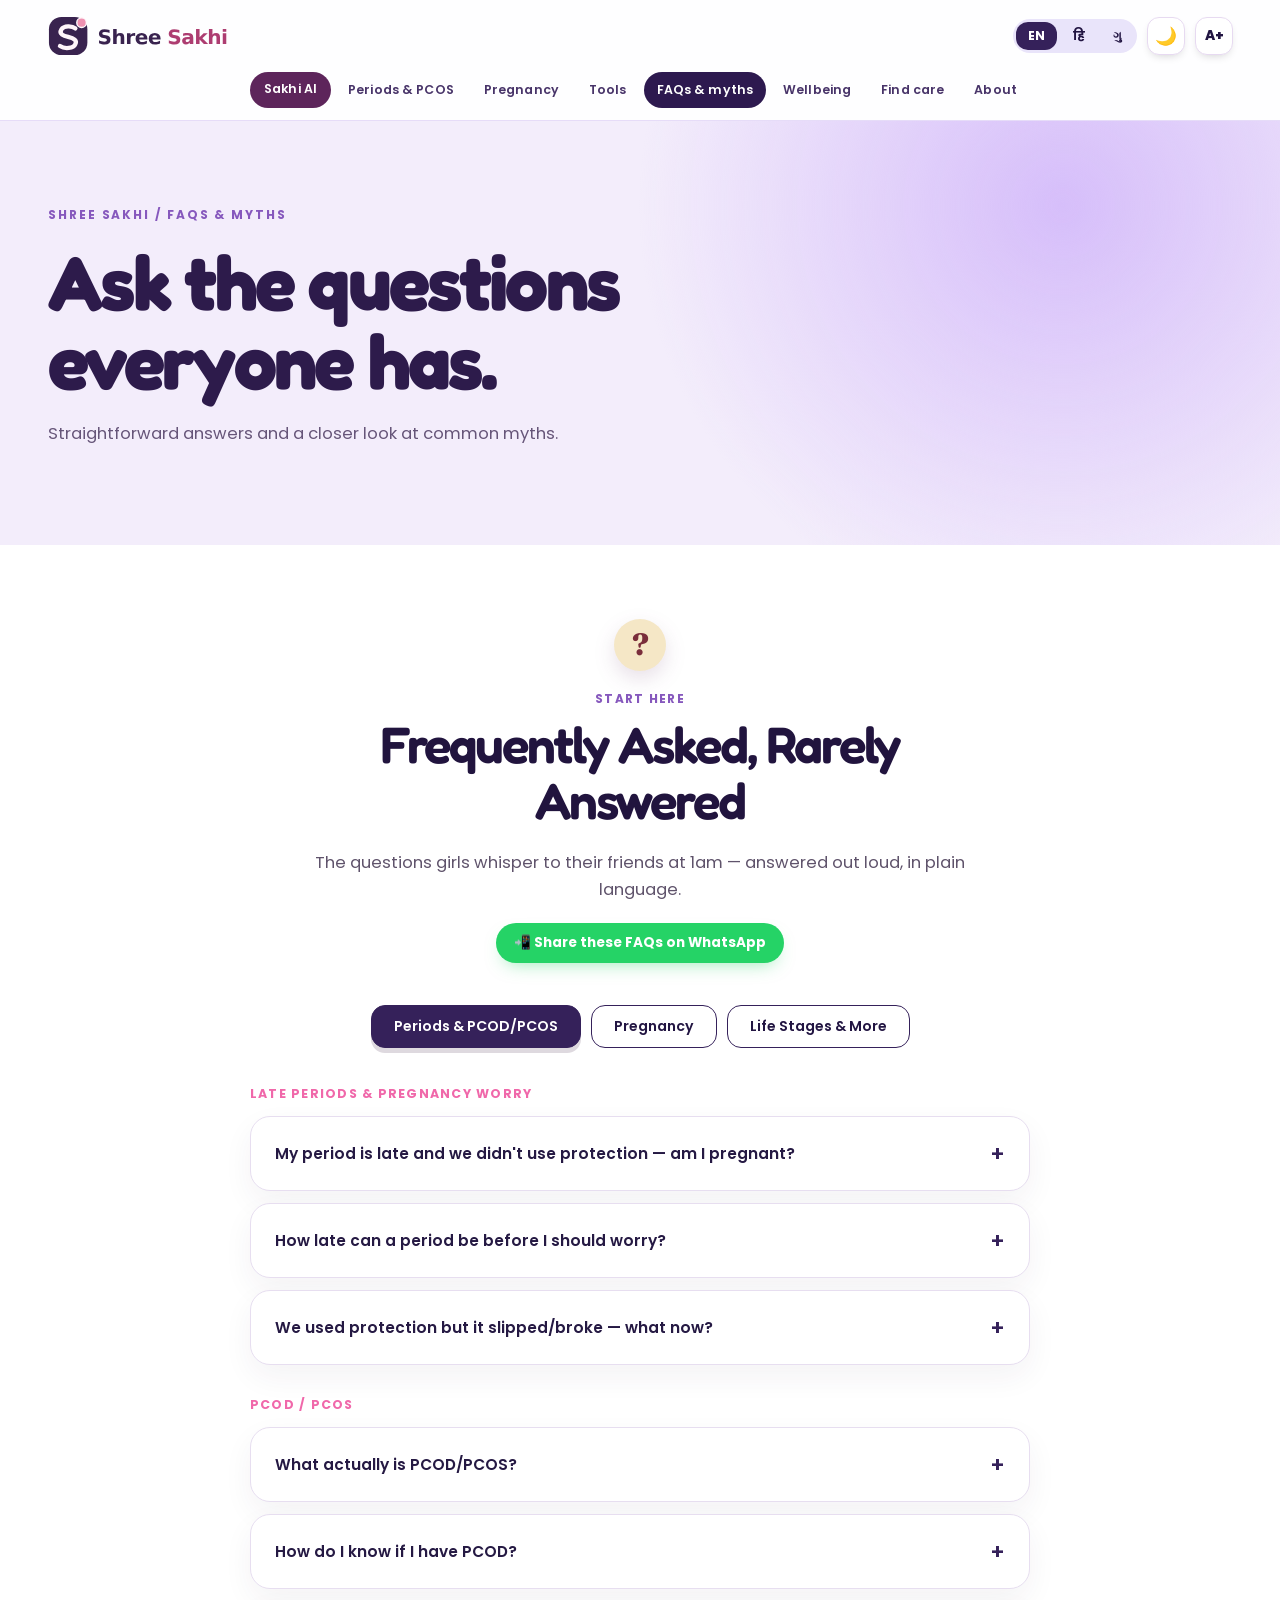
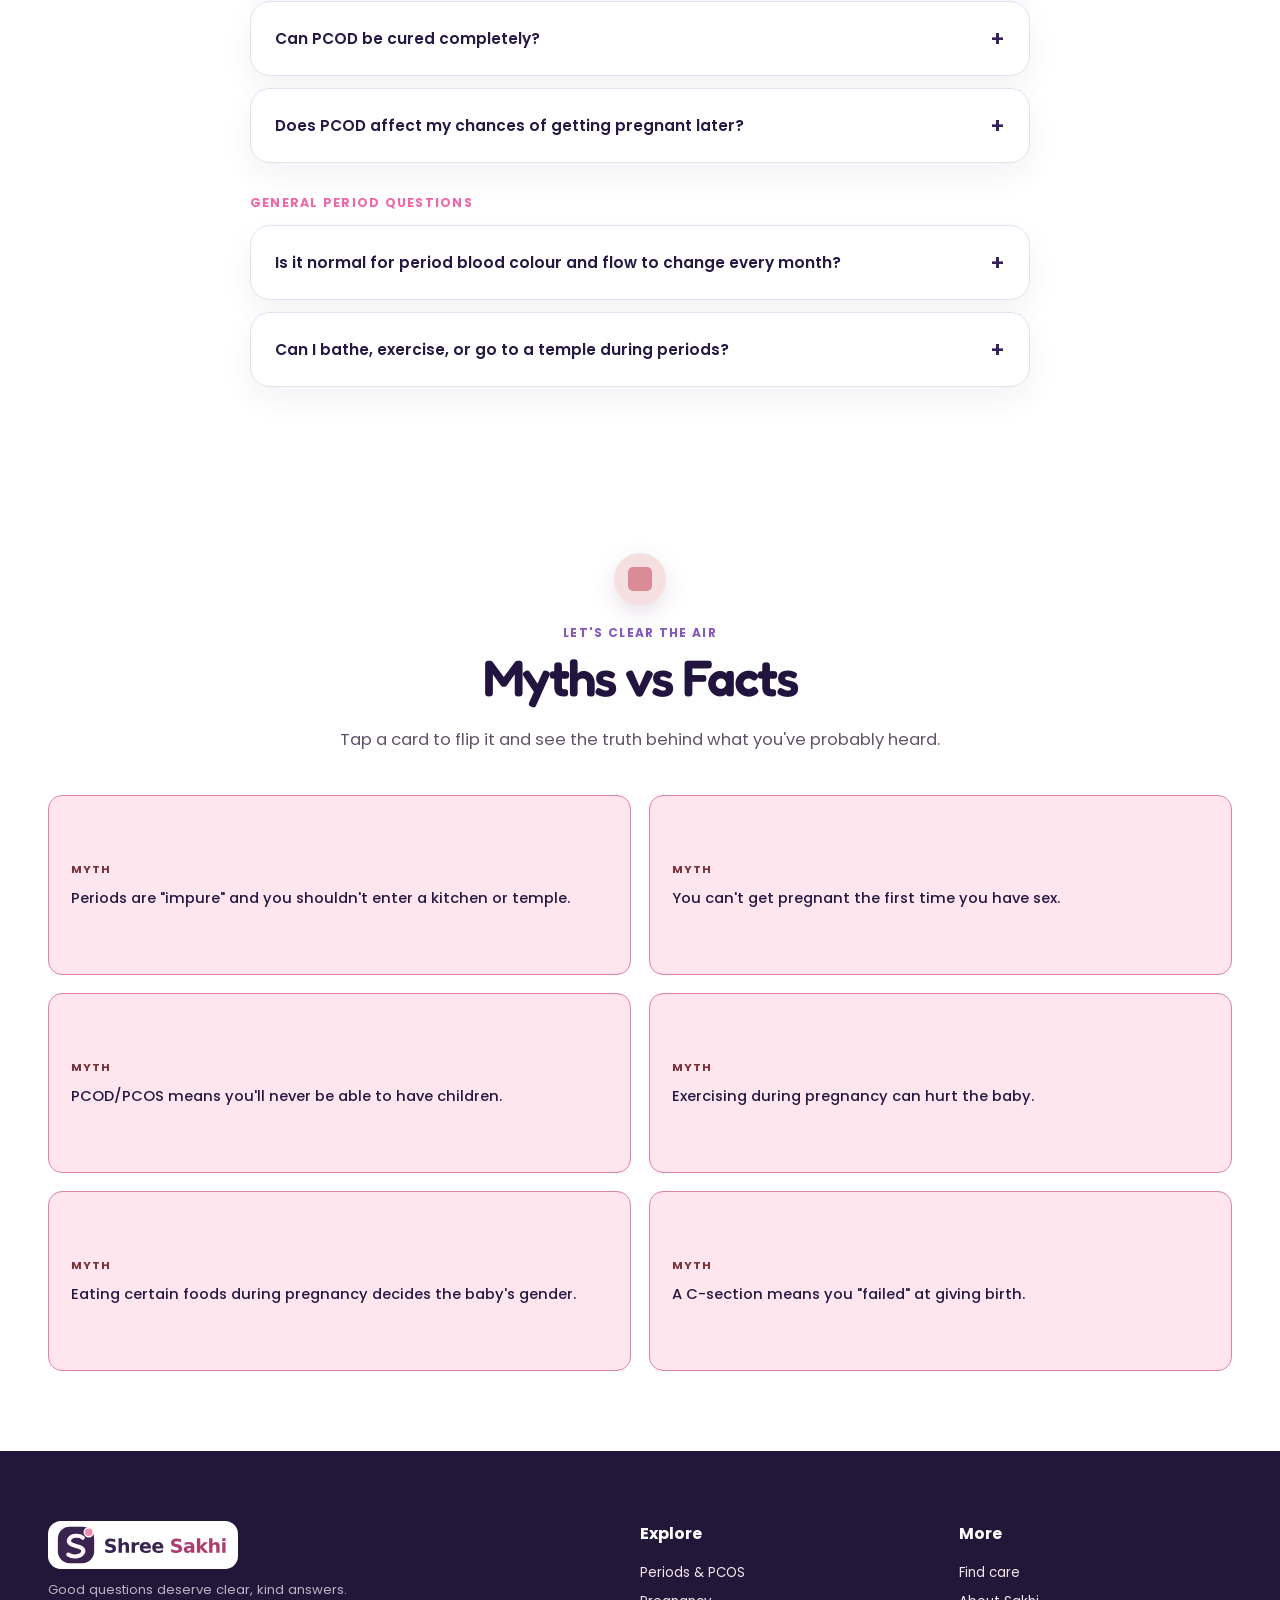
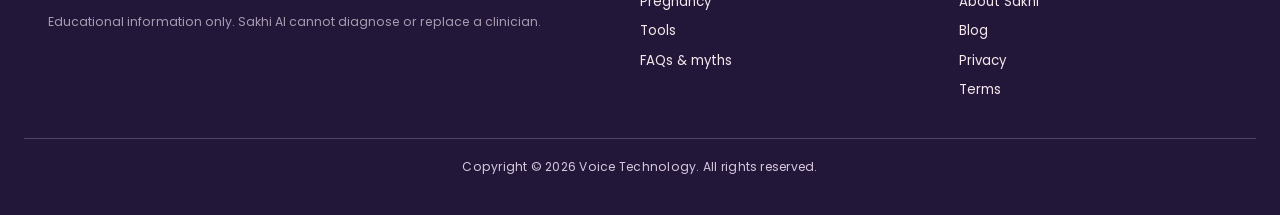
<file: faqs.html>
<!DOCTYPE html>
<html lang="en">
<head>
<meta charset="UTF-8">
<meta name="viewport" content="width=device-width, initial-scale=1.0">
<title>FAQs & myths — Shree Sakhi</title>
<meta name="description" content="Straightforward answers and a closer look at common myths.">
<meta name="keywords" content="periods help India, PCOD symptoms, PCOS treatment, pregnancy care India, late period pregnancy, menstrual health, women health helpline India, period tracker, Shree Sakhi">
<meta name="author" content="Shree Sakhi">
<link rel="canonical" href="https://shreesakhiiiii.vercel.app/faqs.html">

<!-- Open Graph (Facebook, WhatsApp, Instagram link previews) -->
<meta property="og:type" content="website">
<meta property="og:title" content="FAQs & myths — Shree Sakhi">
<meta property="og:description" content="Judgement-free answers on periods, PCOD, and pregnancy for girls and women in India. FAQs, trackers, an AI voice assistant, and verified helplines.">
<meta property="og:url" content="https://shreesakhiiiii.vercel.app/faqs.html">
<meta property="og:site_name" content="Shree Sakhi">
<meta property="og:locale" content="en_IN">

<!-- Twitter Card -->
<meta name="twitter:card" content="summary">
<meta name="twitter:title" content="FAQs & myths — Shree Sakhi">
<meta name="twitter:description" content="Judgement-free answers on periods, PCOD, and pregnancy for girls and women in India.">

<link rel="icon" type="image/svg+xml" href="shree-sakhi-icon.svg">
<link rel="manifest" href="manifest.json">
<meta name="theme-color" content="#7A2E3B">
<meta name="apple-mobile-web-app-capable" content="yes">
<meta name="apple-mobile-web-app-status-bar-style" content="black-translucent">
<meta name="apple-mobile-web-app-title" content="Shree Sakhi">
<link rel="preconnect" href="https://fonts.googleapis.com">
<link href="https://fonts.googleapis.com/css2?family=Fraunces:ital,opsz,wght@0,9..144,400;0,9..144,600;1,9..144,500&family=Poppins:wght@300;400;500;600;700&family=Fredoka:wght@500;600;700&display=swap" rel="stylesheet">

<!--
  PRIVACY-FRIENDLY ANALYTICS (Plausible — no cookies, no personal data collected, GDPR-safe)
  1. Sign up free at https://plausible.io (or self-host — see plausible.io/docs/self-hosting)
  2. Add your real domain there
  3. Your domain (shreesakhiiiii.vercel.app) is already filled in below —
  4. Uncomment the script tag
  Until then, this stays commented out and collects nothing.
-->
<!-- <script defer data-domain="shreesakhiiiii.vercel.app" src="https://plausible.io/js/script.js"></script> -->

<style>
  :root{
    --maroon:#7A2E3B;
    --maroon-deep:#511D26;
    --gold:#C9973F;
    --gold-light:#E8C77E;
    --cream:#FBF2E7;
    --cream-deep:#F3E4D0;
    --sage:#6E8B5E;
    --sage-light:#DCE6D3;
    --rose:#D98B96;
    --rose-light:#F6DFE1;
    --ink:#2B1B1A;
    --paper:#FFFDF9;
    --on-dark-band:#FBF2E7; /* constant light text color for maroon/dark bands — never changes with theme */
  }
  *{box-sizing:border-box;}

  /* ---------- ACCESSIBILITY ---------- */
  a:focus-visible, button:focus-visible, input:focus-visible, select:focus-visible, textarea:focus-visible{
    outline:3px solid var(--gold) !important;
    outline-offset:2px;
  }
  [data-theme="dark"] a:focus-visible, [data-theme="dark"] button:focus-visible,
  [data-theme="dark"] input:focus-visible, [data-theme="dark"] select:focus-visible{
    outline-color:#F5D9A8 !important;
  }
  .sr-only{
    position:absolute;width:1px;height:1px;padding:0;margin:-1px;overflow:hidden;
    clip:rect(0,0,0,0);white-space:nowrap;border:0;
  }
  html.text-large{font-size:112.5%;} /* scales every rem-based size up ~12% site-wide */
  .a11y-toggle{
    width:38px;height:38px;border-radius:50%;border:1.5px solid var(--cream-deep);background:var(--paper);
    cursor:pointer;font-size:.85rem;font-weight:800;display:flex;align-items:center;justify-content:center;
    box-shadow:0 4px 10px -4px rgba(0,0,0,0.2);color:var(--maroon-deep);
  }
  [data-theme="dark"] .a11y-toggle{background:#241922;border-color:#3a2830;color:#EDE3DD;}
  .faq-listen-btn{
    display:inline-flex;align-items:center;gap:6px;margin-top:12px;background:var(--sage-light);
    color:#2f4023;border:none;padding:7px 14px;border-radius:18px;font-size:.78rem;font-weight:700;
    cursor:pointer;font-family:'Poppins',sans-serif;
  }
  .faq-listen-btn:hover{background:#c9dab8;}
  [data-theme="dark"] .faq-listen-btn{background:#20301f;color:#cfe8c9;}

  .tip-of-day-wrap{max-width:1080px;margin:0 auto;padding:0 24px 50px;position:relative;z-index:1;}
  .tip-of-day{
    max-width:640px;margin:0 auto;background:linear-gradient(135deg,var(--gz-sun),#f2a93b);
    border-radius:20px;padding:20px 26px;text-align:center;box-shadow:0 16px 32px -16px rgba(255,200,87,0.5);
  }
  .tip-badge{font-family:'Fredoka',sans-serif;font-weight:700;font-size:.78rem;color:#4a2f00;display:block;margin-bottom:6px;}
  .tip-of-day p{margin:0;color:#3d2600;font-weight:500;font-size:.95rem;}

  .faq-feedback{display:flex;align-items:center;gap:8px;margin-top:12px;flex-wrap:wrap;}
  .faq-feedback-label{font-size:.78rem;color:#7a6a67;}
  .faq-fb-btn{
    background:var(--cream-deep);border:none;border-radius:50%;width:32px;height:32px;
    cursor:pointer;font-size:.95rem;transition:transform .15s;
  }
  .faq-fb-btn:hover{transform:scale(1.15);}
  .faq-fb-btn:disabled{opacity:.4;cursor:default;transform:none;}
  .faq-fb-thanks{font-size:.78rem;color:#3d5230;font-weight:600;}
  [data-theme="dark"] .faq-fb-btn{background:#3a2830;}
  [data-theme="dark"] .faq-feedback-label{color:#a89a95;}
  html{scroll-behavior:smooth;}
  @media(max-width:768px){
    /* iOS Safari zooms the whole page in if a focused input's font is under 16px — this keeps every field at a safe size on phones/tablets without changing how they look on desktop */
    input, select, textarea{font-size:16px !important;}
  }
  body{
    margin:0;
    background:var(--cream);
    color:var(--ink);
    font-family:'Poppins',sans-serif;
    line-height:1.6;
  }
  h1,h2,h3,h4{
    font-family:'Fraunces',serif;
    margin:0 0 .4em 0;
    font-weight:600;
    color:var(--maroon-deep);
  }
  a{color:inherit;}
  .eyebrow{
    font-size:.72rem;
    letter-spacing:.16em;
    text-transform:uppercase;
    color:var(--maroon);
    font-weight:600;
    margin-bottom:.6em;
    display:inline-block;
  }
  .container{max-width:1080px;margin:0 auto;padding:0 24px;}
  /* ---------- NAV ---------- */
  nav{
    position:sticky;top:0;z-index:50;
    background:rgba(251,242,231,0.92);
    backdrop-filter:blur(8px);
    border-bottom:1px solid var(--cream-deep);
  }
  .navwrap{
    max-width:1080px;margin:0 auto;padding:14px 24px 10px;
    display:flex;align-items:center;justify-content:space-between;
    flex-wrap:wrap;gap:10px;
  }
  .nav-controls{display:flex;align-items:center;gap:10px;flex-shrink:0;}

  .hamburger{
    display:none;width:38px;height:38px;border-radius:10px;border:1.5px solid var(--cream-deep);
    background:var(--paper);cursor:pointer;flex-direction:column;align-items:center;justify-content:center;
    gap:4px;
  }
  .hamburger span{width:18px;height:2px;background:var(--maroon-deep);border-radius:2px;transition:transform .25s, opacity .25s;}
  .hamburger.open span:nth-child(1){transform:translateY(6px) rotate(45deg);}
  .hamburger.open span:nth-child(2){opacity:0;}
  .hamburger.open span:nth-child(3){transform:translateY(-6px) rotate(-45deg);}
  [data-theme="dark"] .hamburger{background:#241922;border-color:#3a2830;}
  [data-theme="dark"] .hamburger span{background:#F2E3D5;}

  @media(max-width:820px){
    .hamburger{display:flex;}
    .navlinks-row{
      max-height:0;overflow:hidden;padding:0 24px;transition:max-height .3s ease, padding .3s ease;
    }
    .navlinks-row.open{max-height:600px;padding:0 24px 16px;}
    .navlinks{flex-direction:column;align-items:center;gap:4px;width:100%;}
    .navlinks a{width:100%;text-align:center;padding:10px 0;border-bottom:1px solid var(--cream-deep);}
    .navlinks a:last-child{border-bottom:none;}
    [data-theme="dark"] .navlinks a{border-bottom-color:#3a2830;}
  }
  .navlinks-row{
    max-width:1080px;margin:0 auto;padding:0 24px 14px;
  }
  .navlinks{display:flex;gap:8px 20px;flex-wrap:wrap;justify-content:center;}
  .brand{display:flex;align-items:center;gap:10px;flex-shrink:0;}
  .brand .mark{width:34px;height:34px;flex-shrink:0;}
  .brand-text{font-family:'Fraunces',serif;font-weight:600;font-size:1.25rem;color:var(--maroon-deep);}
  .brand-text span{color:var(--gold);}
  .navlinks a{
    font-size:.85rem;font-weight:500;text-decoration:none;color:var(--maroon-deep);
    padding:6px 2px;border-bottom:2px solid transparent;transition:border-color .2s;
  }
  .navlinks a:hover{border-color:var(--gold);}
  /* ---------- HERO ---------- */
  .hero{
    position:relative;
    padding:78px 24px 60px;
    overflow:hidden;
    background:
      radial-gradient(circle at 88% 12%, var(--rose-light) 0%, transparent 42%),
      radial-gradient(circle at 8% 90%, var(--sage-light) 0%, transparent 40%);
  }
  .hero-inner{max-width:1080px;margin:0 auto;display:grid;grid-template-columns:1.15fr .85fr;gap:48px;align-items:center;}
  @media(max-width:820px){.hero-inner{grid-template-columns:1fr;}}
  .letter{
    background:var(--paper);
    border-radius:4px;
    padding:38px 40px;
    box-shadow:0 18px 40px -18px rgba(81,29,38,0.35);
    border-left:5px solid var(--gold);
  }
  .letter h1{font-size:2.35rem;line-height:1.18;}
  .letter p{font-size:1.02rem;color:#4a3835;}
  .letter .sign{
    margin-top:22px;font-family:'Fraunces',serif;font-style:italic;color:var(--maroon);font-size:1.05rem;
  }
  .heroart{display:flex;justify-content:center;}
  .cta-row{display:flex;gap:14px;margin-top:26px;flex-wrap:wrap;}
  .btn{
    display:inline-block;padding:13px 26px;border-radius:30px;font-weight:600;font-size:.92rem;
    text-decoration:none;cursor:pointer;border:none;transition:transform .15s, box-shadow .15s;
  }
  .btn-primary{background:var(--maroon);color:var(--on-dark-band);}
  .btn-primary:hover{transform:translateY(-2px);box-shadow:0 10px 20px -8px rgba(122,46,59,0.55);}
  .btn-ghost{background:transparent;border:1.5px solid var(--maroon);color:var(--maroon-deep);}
  .btn-ghost:hover{background:var(--maroon);color:var(--on-dark-band);}
  /* divider motif */
  .divider{display:flex;align-items:center;justify-content:center;gap:10px;margin:0 auto 10px;width:fit-content;}
  .divider svg{display:block;}
  /* ---------- SECTION shell ---------- */
  section{padding:70px 24px;}
  .section-head{text-align:center;max-width:640px;margin:0 auto 44px;}
  .section-head p{color:#5a4744;font-size:1rem;}
  .band-cream{background:var(--cream);}
  .band-paper{background:var(--paper);}
  .band-maroon{background:linear-gradient(180deg,var(--maroon-deep),var(--maroon));color:var(--on-dark-band);}
  .band-maroon h2, .band-maroon h3{color:var(--on-dark-band);}
  .band-sage{background:linear-gradient(180deg,#f6f8f2,var(--sage-light));}
  /* ---------- FAQ ---------- */
  .tabbar{display:flex;justify-content:center;gap:10px;margin-bottom:36px;flex-wrap:wrap;}
  .tabbtn{
    padding:10px 22px;border-radius:24px;border:1.5px solid var(--maroon);
    background:transparent;color:var(--maroon-deep);font-weight:600;font-size:.88rem;
    cursor:pointer;font-family:'Poppins',sans-serif;transition:all .2s;
  }
  .tabbtn.active{background:var(--maroon);color:var(--on-dark-band);}
  .faqgroup{display:none;max-width:780px;margin:0 auto;}
  .faqgroup.active{display:block;}
  .faq-cat{
    font-size:.78rem;letter-spacing:.1em;text-transform:uppercase;color:var(--gold);
    font-weight:700;margin:30px 0 12px;
  }
  .faq-cat:first-child{margin-top:0;}
  .accordion-item{
    background:var(--paper);border:1px solid var(--cream-deep);border-radius:12px;
    margin-bottom:10px;overflow:hidden;
  }
  .accordion-q{
    width:100%;text-align:left;background:none;border:none;padding:18px 22px;
    font-family:'Poppins',sans-serif;font-weight:600;font-size:.96rem;color:var(--ink);
    display:flex;justify-content:space-between;align-items:center;gap:14px;cursor:pointer;
  }
  .accordion-q .plus{font-size:1.3rem;color:var(--maroon);transition:transform .25s;flex-shrink:0;}
  .accordion-item.open .plus{transform:rotate(45deg);}
  .accordion-a{
    max-height:0;overflow:hidden;transition:max-height .3s ease;
    padding:0 22px;font-size:.93rem;color:#4a3835;
  }
  .accordion-item.open .accordion-a{max-height:600px;padding:0 22px 20px;}
  /* ---------- CARD GRID ---------- */
  .grid3{display:grid;grid-template-columns:repeat(3,1fr);gap:20px;}
  @media(max-width:1024px){.grid3{grid-template-columns:repeat(2,1fr);}}
  .grid2{display:grid;grid-template-columns:repeat(2,1fr);gap:20px;}
  @media(max-width:760px){.grid3{grid-template-columns:1fr;}.grid2{grid-template-columns:1fr;}}
  .card{
    background:var(--paper);border-radius:14px;padding:26px;border:1px solid var(--cream-deep);
  }
  .card h4{font-size:1.05rem;margin-bottom:.5em;}
  .card ul{margin:0;padding-left:1.1em;font-size:.92rem;color:#4a3835;}
  .card ul li{margin-bottom:6px;}
  .icon-badge{
    width:44px;height:44px;border-radius:50%;display:flex;align-items:center;justify-content:center;
    background:var(--rose-light);font-size:1.3rem;margin-bottom:14px;
  }
  .card.sage .icon-badge{background:var(--sage-light);}
  .card.gold .icon-badge{background:#F5E7C6;}
  /* two-column avoid/do lists */
  .dolist{border-left:4px solid var(--sage);}
  .avoidlist{border-left:4px solid var(--rose);}
  .tag{
    display:inline-block;background:var(--sage-light);color:#3d5230;font-size:.72rem;
    padding:3px 10px;border-radius:20px;font-weight:600;margin-bottom:10px;
  }
  .tag.avoid{background:var(--rose-light);color:#7a3038;}
  /* mood grid small cards */
  .moodcard{
    background:var(--paper);border-radius:14px;padding:20px;border:1px solid var(--cream-deep);
    text-align:center;
  }
  .moodcard .emoji{font-size:1.8rem;margin-bottom:8px;}
  .moodcard h4{font-size:.95rem;margin-bottom:6px;}
  .moodcard p{font-size:.82rem;color:#5a4744;margin:0;}
  /* find doctor */
  .finder-box{
    background:var(--paper);border-radius:18px;padding:34px;max-width:640px;margin:0 auto;
    box-shadow:0 20px 40px -22px rgba(81,29,38,0.3);
  }
  .finder-row{display:flex;gap:10px;flex-wrap:wrap;}
  .finder-row input{
    flex:1;min-width:200px;padding:13px 16px;border-radius:10px;border:1.5px solid var(--cream-deep);
    font-family:'Poppins',sans-serif;font-size:.95rem;
  }
  .finder-row input:focus{outline:none;border-color:var(--gold);}
  .quickpicks{display:flex;gap:8px;flex-wrap:wrap;margin-top:14px;}
  .chip{
    padding:6px 14px;border-radius:20px;background:var(--sage-light);color:#3d5230;
    font-size:.8rem;font-weight:600;border:none;cursor:pointer;
  }
  .helpline-strip{
    display:grid;grid-template-columns:repeat(5,1fr);gap:14px;max-width:1000px;margin:40px auto 0;
  }
  @media(max-width:820px){.helpline-strip{grid-template-columns:repeat(2,1fr);}}
  .helpline-card{
    background:rgba(255,255,255,0.08);border:1px solid rgba(255,255,255,0.18);border-radius:14px;
    padding:18px;text-align:center;
  }
  .helpline-card .num{font-family:'Fraunces',serif;font-size:1.7rem;font-weight:600;color:var(--gold-light);}
  .helpline-card .lbl{font-size:.78rem;opacity:.85;margin-top:4px;}
  /* footer */
  footer{background:var(--maroon-deep);color:var(--on-dark-band);padding:40px 24px 30px;text-align:center;}
  footer p{font-size:.82rem;opacity:.8;max-width:640px;margin:8px auto;}
  .disclaimer{
    background:var(--cream-deep);border-radius:12px;padding:16px 20px;font-size:.82rem;
    color:#5a4744;max-width:780px;margin:30px auto 0;text-align:center;
  }
  @media(max-width:600px){
    .letter{padding:26px 22px;}
    .letter h1{font-size:1.7rem;}
    section{padding:50px 18px;}
    .helpline-strip{grid-template-columns:repeat(2,1fr) !important;gap:10px;}
    .helpline-card .num{font-size:1.4rem;}
    .voicewidget.premium{padding:18px;}
    .mic-wrap{width:100px;height:100px;}
    .micbtn{width:88px;height:88px;font-size:1.8rem;}
    .vw-thread{max-height:260px;}
    .vw-bubble{max-width:90%;font-size:.86rem;}
    .kickbig{width:120px;height:120px;font-size:1rem;}
    .finder-row{flex-direction:column;align-items:stretch;}
    .finder-row input{min-width:0;}
    .voice-typed{flex-direction:column;}
    .voice-typed button{width:100%;}
    .cta-row{flex-direction:column;align-items:stretch;}
    .cta-row .btn{width:100%;text-align:center;}
    .quickpicks{justify-content:center;}
  }
  @media(max-width:400px){
    .helpline-strip{grid-template-columns:1fr !important;}
    .grid3, .grid2{gap:14px;}
    .navwrap{padding:12px 16px 8px;}
    .navlinks-row{padding:0 16px 12px;}
  }
  /* Larger desktop/PC screens: keep line lengths readable, don't stretch content edge to edge */
  @media(min-width:1400px){
    .container{max-width:1180px;}
    .hero-inner, .navwrap, .navlinks-row{max-width:1180px;}
  }

  /* ---------- LANGUAGE SWITCH ---------- */
  .langswitch{display:flex;gap:4px;background:var(--cream-deep);border-radius:20px;padding:3px;}
  .langswitch button{
    border:none;background:transparent;padding:5px 12px;border-radius:16px;font-size:.76rem;
    font-weight:700;cursor:pointer;color:var(--maroon-deep);font-family:'Poppins',sans-serif;
  }
  .langswitch button.active{background:var(--maroon);color:var(--on-dark-band);}

  /* ---------- TOOLS ---------- */
  .toolbar{display:flex;justify-content:center;gap:8px;margin-bottom:32px;flex-wrap:wrap;}
  .toolbtn{
    padding:9px 16px;border-radius:20px;border:1.5px solid var(--sage);background:transparent;
    color:#3d5230;font-weight:600;font-size:.8rem;cursor:pointer;font-family:'Poppins',sans-serif;
  }
  .toolbtn.active{background:var(--sage);color:#fff;}
  .toolpanel{display:none;max-width:680px;margin:0 auto;}
  .toolpanel.active{display:block;}
  .tool-card{background:var(--paper);border:1px solid var(--cream-deep);border-radius:16px;padding:28px;}
  .tool-card label{display:block;font-size:.82rem;font-weight:600;color:var(--maroon-deep);margin:14px 0 6px;}
  .tool-card input, .tool-card select{
    width:100%;padding:11px 14px;border-radius:8px;border:1.5px solid var(--cream-deep);
    font-family:'Poppins',sans-serif;font-size:.92rem;
  }
  .tool-card input:focus, .tool-card select:focus{outline:none;border-color:var(--gold);}
  .tool-result{
    margin-top:18px;padding:16px 18px;background:var(--sage-light);border-radius:12px;
    font-size:.9rem;color:#2f4023;display:none;
  }
  .tool-result.show{display:block;}
  .tool-result strong{color:var(--maroon-deep);font-family:'Fraunces',serif;font-size:1.1rem;}
  .mini-note{font-size:.78rem;color:#7a6a67;margin-top:10px;}

  .ai-insight-box{
    margin-top:24px;padding-top:20px;border-top:1px dashed var(--cream-deep);
  }
  .ai-insight-box h4{font-size:.95rem;margin-bottom:4px;}
  .stat-row{display:grid;grid-template-columns:repeat(3,1fr);gap:10px;margin-top:12px;}
  .stat-row label{font-size:.72rem;margin:0 0 4px;}
  .stat-row input{padding:9px 10px;font-size:.85rem;}
  @media(max-width:520px){.stat-row{grid-template-columns:1fr;}}
  .ai-insight-result{
    display:none;margin-top:16px;padding:16px 18px;border-radius:14px;font-size:.9rem;line-height:1.55;
    background:linear-gradient(135deg,var(--rose-light),var(--sage-light));color:var(--ink);
  }
  .ai-insight-result.show{display:block;}
  .ai-insight-result .ai-loading{display:inline-flex;gap:4px;}
  .ai-insight-result .ai-loading span{
    width:6px;height:6px;border-radius:50%;background:var(--maroon);opacity:.5;animation:typingDot 1.2s ease-in-out infinite;
  }
  .ai-insight-result .ai-loading span:nth-child(2){animation-delay:.2s;}
  .ai-insight-result .ai-loading span:nth-child(3){animation-delay:.4s;}
  [data-theme="dark"] .ai-insight-box{border-top-color:#3a2830;}
  [data-theme="dark"] .ai-insight-result{background:linear-gradient(135deg,#3a2430,#1c2a20);color:#EDE3DD;}
  .checklist label{
    display:flex;align-items:flex-start;gap:10px;font-size:.88rem;font-weight:400;color:var(--ink);
    margin-bottom:10px;cursor:pointer;
  }
  .checklist input[type="checkbox"]{width:auto;margin-top:3px;}
  .kickbtn-wrap{text-align:center;padding:20px 0;}
  .kickbig{
    width:140px;height:140px;border-radius:50%;background:var(--rose);color:#fff;border:none;
    font-family:'Fraunces',serif;font-size:1.1rem;font-weight:600;cursor:pointer;box-shadow:0 12px 24px -10px rgba(217,139,150,.6);
  }
  .kickbig:active{transform:scale(.96);}
  .kickstats{display:flex;justify-content:center;gap:26px;margin-top:18px;}
  .kickstats div{text-align:center;}
  .kickstats .kn{font-family:'Fraunces',serif;font-size:1.6rem;color:var(--maroon-deep);}
  .kickstats .kl{font-size:.74rem;color:#7a6a67;}

  /* ---------- FLIP CARDS (myths) ---------- */
  .flipgrid{display:grid;grid-template-columns:repeat(2,1fr);gap:18px;}
  @media(max-width:700px){.flipgrid{grid-template-columns:1fr;}}
  .flipcard{perspective:1200px;height:180px;cursor:pointer;}
  .flipinner{position:relative;width:100%;height:100%;transition:transform .5s;transform-style:preserve-3d;}
  .flipcard.flipped .flipinner{transform:rotateY(180deg);}
  .flipface{
    position:absolute;inset:0;backface-visibility:hidden;border-radius:14px;padding:22px;
    display:flex;flex-direction:column;justify-content:center;
  }
  .flipfront{background:var(--rose-light);border:1px solid var(--rose);}
  .flipback{background:var(--sage-light);border:1px solid var(--sage);transform:rotateY(180deg);}
  .flipface .tag2{font-size:.7rem;font-weight:700;letter-spacing:.08em;text-transform:uppercase;margin-bottom:8px;}
  .flipfront .tag2{color:#7a3038;}
  .flipback .tag2{color:#3d5230;}
  .flipface p{margin:0;font-size:.92rem;font-weight:500;color:var(--ink);}

  /* ---------- STORIES ---------- */
  .storycard{
    background:var(--paper);border-radius:16px;padding:26px;border:1px solid var(--cream-deep);
    border-top:4px solid var(--gold);
  }
  .storycard .who{font-size:.78rem;font-weight:700;color:var(--maroon);text-transform:uppercase;letter-spacing:.06em;margin-bottom:10px;}
  .storycard p{font-size:.92rem;color:#4a3835;font-style:italic;}

  /* ---------- ASK SAKHI ---------- */
  .askform textarea, .askform input, .askform select{
    width:100%;padding:12px 14px;border-radius:10px;border:1.5px solid var(--cream-deep);
    font-family:'Poppins',sans-serif;font-size:.92rem;margin-bottom:14px;
  }
  .askform textarea{min-height:110px;resize:vertical;}
  .askform label{display:block;font-size:.8rem;font-weight:600;color:var(--maroon-deep);margin-bottom:6px;}

  /* ---------- FLOATING TALK BUTTON ---------- */
  .whatsapp-share{
    display:inline-flex;align-items:center;gap:8px;background:#25D366;color:#fff;
    padding:9px 18px;border-radius:24px;text-decoration:none;font-weight:700;font-size:.85rem;
    box-shadow:0 8px 18px -8px rgba(37,211,102,0.5);transition:transform .2s;
  }
  .whatsapp-share:hover{transform:translateY(-2px);}
  .share-row{display:flex;justify-content:center;margin-top:20px;}

  .floatbtn{
    position:fixed;bottom:22px;right:22px;z-index:60;
    background:var(--maroon);color:var(--on-dark-band);border:none;border-radius:30px;
    padding:14px 20px;font-weight:700;font-size:.86rem;box-shadow:0 14px 30px -12px rgba(81,29,38,0.6);
    cursor:pointer;display:flex;align-items:center;gap:8px;
  }
  .floatmenu{
    position:fixed;bottom:78px;right:22px;z-index:60;background:var(--paper);border-radius:14px;
    box-shadow:0 20px 40px -18px rgba(0,0,0,0.3);padding:14px;display:none;min-width:220px;
  }
  .floatmenu.show{display:block;}
  .floatmenu a{
    display:block;padding:10px 12px;border-radius:8px;font-size:.86rem;font-weight:600;
    text-decoration:none;color:var(--maroon-deep);margin-bottom:4px;
  }
  .floatmenu a:hover{background:var(--cream);}

  .verify-badge{
    display:inline-flex;align-items:center;gap:6px;background:var(--sage-light);color:#3d5230;
    font-size:.76rem;font-weight:700;padding:4px 12px;border-radius:20px;margin-top:10px;
  }

  /* ---------- SECTION LOOP ANIMATIONS ---------- */
  .section-anim{display:flex;justify-content:center;margin-bottom:6px;}
  .section-anim svg{display:block;}

  @keyframes bottlePulse{
    0%,100%{transform:scale(1);}
    50%{transform:scale(1.06);}
  }
  @keyframes steamRise1{
    0%{transform:translateY(0) scaleX(1);opacity:0;}
    15%{opacity:.9;}
    100%{transform:translateY(-22px) scaleX(1.4);opacity:0;}
  }
  @keyframes steamRise2{
    0%{transform:translateY(0) scaleX(1);opacity:0;}
    15%{opacity:.7;}
    100%{transform:translateY(-22px) scaleX(1.4);opacity:0;}
  }
  .bottle-body{animation:bottlePulse 1.4s ease-in-out infinite;transform-origin:center bottom;}
  .steam-a{animation:steamRise1 1.6s ease-in-out infinite;}
  .steam-b{animation:steamRise2 1.6s ease-in-out infinite;animation-delay:.5s;}
  .steam-c{animation:steamRise1 1.6s ease-in-out infinite;animation-delay:.9s;}

  @keyframes heartBeat{
    0%,100%{transform:scale(1);}
    15%{transform:scale(1.18);}
    30%{transform:scale(0.96);}
    45%{transform:scale(1.12);}
    60%{transform:scale(1);}
  }
  @keyframes babyBounce{
    0%,100%{transform:translateY(0) rotate(0deg);}
    50%{transform:translateY(-6px) rotate(-4deg);}
  }
  .heart-shape{animation:heartBeat 1.5s ease-in-out infinite;transform-origin:center;}
  .baby-shape{animation:babyBounce 1.8s ease-in-out infinite;transform-origin:center bottom;}

  /* ================= GEN-Z LAYER ================= */
  :root{
    --gz-pink:#FF6FA0;
    --gz-purple:#8C6CF6;
    --gz-mint:#3FD8B8;
    --gz-sun:#FFC857;
  }
  .gz-gradient-text{
    background:linear-gradient(90deg,var(--gz-pink),var(--gz-purple));
    -webkit-background-clip:text;background-clip:text;color:transparent;
  }
  .sticker-pill{
    display:inline-flex;align-items:center;gap:6px;padding:6px 16px;border-radius:24px;
    font-family:'Fredoka',sans-serif;font-weight:600;font-size:.8rem;color:#fff;
    background:linear-gradient(135deg,var(--gz-pink),var(--gz-purple));
    box-shadow:0 8px 18px -8px rgba(140,108,246,.55);
  }
  .sticker-pill.mint{background:linear-gradient(135deg,var(--gz-mint),#2bb89f);box-shadow:0 8px 18px -8px rgba(63,216,184,.5);}
  .sticker-pill.sun{background:linear-gradient(135deg,var(--gz-sun),#f2a93b);box-shadow:0 8px 18px -8px rgba(255,200,87,.5);color:#4a2f00;}
  .glass-card{
    background:rgba(255,255,255,0.6);backdrop-filter:blur(10px);-webkit-backdrop-filter:blur(10px);
    border:1px solid rgba(255,255,255,0.7);border-radius:20px;
  }
  .gz-blob{position:absolute;border-radius:50%;filter:blur(2px);opacity:.55;animation:blobFloat 7s ease-in-out infinite;}
  @keyframes blobFloat{0%,100%{transform:translateY(0) translateX(0);}50%{transform:translateY(-14px) translateX(8px);}}

  /* new pain-relief loop icons */
  @keyframes iceHeatSwap{
    0%,40%{opacity:1;}45%,90%{opacity:0;}95%,100%{opacity:1;}
  }
  @keyframes iceHeatSwap2{
    0%,40%{opacity:0;}45%,90%{opacity:1;}95%,100%{opacity:0;}
  }
  .ice-layer{animation:iceHeatSwap 3s ease-in-out infinite;}
  .heat-layer{animation:iceHeatSwap2 3s ease-in-out infinite;}

  @keyframes stretchSway{
    0%,100%{transform:rotate(0deg);}
    25%{transform:rotate(-8deg);}
    75%{transform:rotate(8deg);}
  }
  .stretch-fig{animation:stretchSway 3.5s ease-in-out infinite;transform-origin:bottom center;}

  @keyframes cupSteamSlow{
    0%{transform:translateY(0) scaleX(1);opacity:0;}
    20%{opacity:.85;}
    100%{transform:translateY(-20px) scaleX(1.5);opacity:0;}
  }
  .cup-steam-a{animation:cupSteamSlow 3s ease-in-out infinite;}
  .cup-steam-b{animation:cupSteamSlow 3s ease-in-out infinite;animation-delay:1s;}
  .cup-steam-c{animation:cupSteamSlow 3s ease-in-out infinite;animation-delay:2s;}

  @keyframes pillowGlow{
    0%,100%{opacity:.25;transform:scale(1);}
    50%{opacity:.6;transform:scale(1.15);}
  }
  @keyframes pillowBob{
    0%,100%{transform:translateY(0);}
    50%{transform:translateY(-4px);}
  }
  .pillow-glow{animation:pillowGlow 4s ease-in-out infinite;transform-origin:center;}
  .pillow-shape{animation:pillowBob 4s ease-in-out infinite;}

  @keyframes legLift{
    0%,100%{transform:translateY(0);}
    50%{transform:translateY(-7px);}
  }
  .leg-shape{animation:legLift 3s ease-in-out infinite;}

  @keyframes flameFlicker{
    0%,100%{transform:scaleY(1) rotate(0deg);}
    30%{transform:scaleY(1.15) rotate(-3deg);}
    60%{transform:scaleY(0.9) rotate(3deg);}
  }
  .flame-shape{animation:flameFlicker 3s ease-in-out infinite;transform-origin:bottom center;}

  @keyframes stickerFloat{
    0%,100%{transform:translateY(0) rotate(-3deg);}
    50%{transform:translateY(-8px) rotate(3deg);}
  }
  .sticker-float{animation:stickerFloat 3.4s ease-in-out infinite;display:inline-block;}
  @keyframes stickerWiggle{
    0%,100%{transform:rotate(-6deg) scale(1);}
    50%{transform:rotate(6deg) scale(1.08);}
  }
  .sticker-wiggle{animation:stickerWiggle 2.6s ease-in-out infinite;display:inline-block;}

  /* ================= 3D DEPTH LAYER ================= */
  .icon-badge{
    position:relative;overflow:hidden;
    box-shadow:0 10px 18px -8px rgba(122,46,59,0.35), inset 0 2px 3px rgba(255,255,255,0.6), inset 0 -6px 10px rgba(0,0,0,0.06);
    background:radial-gradient(circle at 32% 28%, #ffffff 0%, var(--rose-light) 42%, var(--rose) 100%);
  }
  .card.sage .icon-badge{background:radial-gradient(circle at 32% 28%, #ffffff 0%, var(--sage-light) 42%, var(--sage) 100%);}
  .card.gold .icon-badge{background:radial-gradient(circle at 32% 28%, #ffffff 0%, #F5E7C6 42%, var(--gold) 100%);}

  .card, .moodcard, .storycard, .helpline-card{
    transition:transform .3s ease, box-shadow .3s ease;
    transform-style:preserve-3d;
  }
  .card:hover, .moodcard:hover, .storycard:hover{
    transform:perspective(700px) rotateX(3deg) translateY(-6px) scale(1.015);
    box-shadow:0 24px 40px -20px rgba(81,29,38,0.35);
  }
  .btn{transition:transform .2s ease, box-shadow .2s ease;}
  .btn:active{transform:translateY(1px) scale(.97);}

  @keyframes bounceIcon{
    0%,100%{transform:translateY(0);}
    50%{transform:translateY(-8px);}
  }
  @keyframes rotateIcon{
    0%{transform:rotate(0deg);}
    100%{transform:rotate(360deg);}
  }
  @keyframes floatIcon{
    0%,100%{transform:translateY(0) rotate(-3deg);}
    50%{transform:translateY(-9px) rotate(3deg);}
  }
  @keyframes twinkleIcon{
    0%,100%{opacity:.3;transform:scale(0.8);}
    50%{opacity:1;transform:scale(1.15);}
  }
  @keyframes flipIcon{
    0%,100%{transform:rotateY(0deg);}
    50%{transform:rotateY(180deg);}
  }
  @keyframes pulseIcon{
    0%,100%{transform:scale(1);opacity:1;}
    50%{transform:scale(1.25);opacity:.6;}
  }
  @keyframes waveIcon{
    0%,100%{transform:scaleY(1);}
    50%{transform:scaleY(1.6);}
  }
  .anim-bounce{animation:bounceIcon 2.2s ease-in-out infinite;}
  .anim-rotate{animation:rotateIcon 3.5s linear infinite;transform-origin:center;}
  .anim-float{animation:floatIcon 3.2s ease-in-out infinite;}
  .anim-twinkle{animation:twinkleIcon 1.8s ease-in-out infinite;}
  .anim-flip{animation:flipIcon 3s ease-in-out infinite;transform-origin:center;}
  .anim-pulse{animation:pulseIcon 2s ease-in-out infinite;transform-origin:center;}
  .anim-wave{animation:waveIcon 1.2s ease-in-out infinite;transform-origin:bottom;}

  /* ================= AI VOICE WIDGET — PREMIUM ================= */
  .voicewidget.premium{
    max-width:640px;margin:0 auto;
    background:linear-gradient(180deg, rgba(255,255,255,0.85), rgba(255,255,255,0.65));
    backdrop-filter:blur(16px);-webkit-backdrop-filter:blur(16px);
    border-radius:28px;padding:28px;
    border:1px solid rgba(255,255,255,0.8);
    box-shadow:0 30px 60px -28px rgba(81,29,38,0.4), inset 0 1px 0 rgba(255,255,255,0.9);
    position:relative;overflow:hidden;
  }
  .voicewidget.premium::before{
    content:'';position:absolute;top:-60px;right:-60px;width:180px;height:180px;border-radius:50%;
    background:radial-gradient(circle, var(--gz-pink), transparent 70%);opacity:.25;pointer-events:none;
  }
  .voicewidget.premium::after{
    content:'';position:absolute;bottom:-70px;left:-50px;width:180px;height:180px;border-radius:50%;
    background:radial-gradient(circle, var(--gz-purple), transparent 70%);opacity:.2;pointer-events:none;
  }

  .vw-header{display:flex;align-items:center;gap:12px;margin-bottom:16px;position:relative;z-index:1;}
  .vw-avatar{
    width:44px;height:44px;border-radius:50%;display:flex;align-items:center;justify-content:center;
    box-shadow:0 8px 16px -6px rgba(140,108,246,.5);
  }
  .vw-name{font-family:'Fraunces',serif;font-weight:600;color:var(--maroon-deep);font-size:1.05rem;}
  .vw-status{font-family:'Fredoka',sans-serif;font-size:.78rem;color:#7a6a67;display:flex;align-items:center;gap:6px;}
  .vw-dot{width:7px;height:7px;border-radius:50%;background:var(--gz-mint);display:inline-block;animation:pulseIcon 1.6s ease-in-out infinite;}
  .vw-status.thinking .vw-dot{background:var(--gz-sun);}
  .vw-status.speaking .vw-dot{background:var(--gz-pink);}
  .vw-status.listening .vw-dot{background:var(--gz-purple);}

  .vw-thread{
    position:relative;z-index:1;max-height:320px;overflow-y:auto;margin-bottom:18px;
    padding-right:4px;scroll-behavior:smooth;
  }
  .vw-thread::-webkit-scrollbar{width:5px;}
  .vw-thread::-webkit-scrollbar-thumb{background:var(--cream-deep);border-radius:10px;}

  .vw-empty{text-align:center;padding:24px 12px;}
  .vw-empty-orb{
    width:56px;height:56px;border-radius:50%;margin:0 auto 14px;
    background:radial-gradient(circle at 32% 28%, #fff, var(--gz-pink) 45%, var(--gz-purple) 100%);
    box-shadow:0 12px 24px -10px rgba(140,108,246,.5);animation:floatIcon 3.5s ease-in-out infinite;
  }
  .vw-empty p{font-size:.88rem;color:#7a6a67;max-width:340px;margin:0 auto;}

  .vw-bubble{
    max-width:82%;padding:12px 16px;border-radius:18px;font-size:.9rem;line-height:1.5;
    margin-bottom:12px;animation:bubbleIn .35s ease both;
  }
  @keyframes bubbleIn{0%{opacity:0;transform:translateY(8px) scale(.97);}100%{opacity:1;transform:translateY(0) scale(1);}}
  .vw-bubble.user{
    margin-left:auto;background:linear-gradient(135deg, var(--maroon), var(--maroon-deep));
    color:var(--on-dark-band);border-bottom-right-radius:6px;
  }
  .vw-bubble.ai{
    margin-right:auto;background:linear-gradient(135deg, var(--rose-light), var(--sage-light));
    color:var(--ink);border-bottom-left-radius:6px;
  }
  .vw-bubble.ai .vw-replay{
    display:inline-flex;align-items:center;gap:4px;margin-top:8px;background:none;border:none;
    color:var(--maroon);font-weight:700;font-size:.76rem;cursor:pointer;padding:0;
  }
  .vw-typing{display:inline-flex;gap:4px;padding:4px 0;}
  .vw-typing span{
    width:7px;height:7px;border-radius:50%;background:var(--maroon);opacity:.5;
    animation:typingDot 1.2s ease-in-out infinite;
  }
  .vw-typing span:nth-child(2){animation-delay:.2s;}
  .vw-typing span:nth-child(3){animation-delay:.4s;}
  @keyframes typingDot{0%,60%,100%{transform:translateY(0);opacity:.4;}30%{transform:translateY(-5px);opacity:1;}}

  .vw-controls{position:relative;z-index:1;text-align:center;}
  .voice-picker{display:flex;align-items:center;justify-content:center;gap:8px;margin-bottom:16px;flex-wrap:wrap;}
  .vp-label{font-size:.78rem;color:#7a6a67;font-weight:600;}
  .vp-btn{
    padding:6px 14px;border-radius:20px;border:1.5px solid var(--cream-deep);background:var(--paper);
    font-size:.78rem;font-weight:600;color:var(--maroon-deep);cursor:pointer;font-family:'Poppins',sans-serif;
    transition:all .2s;
  }
  .vp-btn.active{background:linear-gradient(135deg,var(--gz-pink),var(--gz-purple));color:#fff;border-color:transparent;}
  [data-theme="dark"] .vp-btn{background:#241922;border-color:#3a2830;color:#EDE3DD;}
  .mic-wrap{position:relative;width:120px;height:120px;margin:0 auto 18px;}
  .mic-ring{position:absolute;inset:0;border-radius:50%;border:2px solid var(--gz-pink);opacity:0;}
  .mic-ring.r2{border-color:var(--gz-purple);}
  .mic-ring.pulsing{animation:micRing 1.6s ease-out infinite;}
  .mic-ring.r2.pulsing{animation:micRing 1.6s ease-out infinite .5s;}
  @keyframes micRing{0%{transform:scale(0.75);opacity:.6;}100%{transform:scale(1.7);opacity:0;}}

  .wavebars{
    position:absolute;bottom:-22px;left:50%;transform:translateX(-50%);
    display:flex;align-items:flex-end;gap:4px;height:16px;opacity:0;transition:opacity .2s;
  }
  .wavebars.active{opacity:1;}
  .wavebars span{
    width:4px;background:linear-gradient(180deg,var(--gz-pink),var(--gz-purple));border-radius:3px;
    animation:waveIcon 1s ease-in-out infinite;
  }
  .wavebars span:nth-child(1){height:6px;animation-delay:0s;}
  .wavebars span:nth-child(2){height:14px;animation-delay:.15s;}
  .wavebars span:nth-child(3){height:8px;animation-delay:.3s;}
  .wavebars span:nth-child(4){height:16px;animation-delay:.1s;}
  .wavebars span:nth-child(5){height:10px;animation-delay:.25s;}

  .micbtn{
    position:relative;width:104px;height:104px;border-radius:50%;border:none;cursor:pointer;
    background:radial-gradient(circle at 32% 28%, #ffffff 0%, var(--gz-pink) 45%, var(--gz-purple) 100%);
    box-shadow:0 16px 32px -12px rgba(140,108,246,.6), inset 0 3px 6px rgba(255,255,255,0.5);
    font-size:2.1rem;transition:transform .2s, box-shadow .2s;
  }
  .micbtn:hover{transform:scale(1.05);box-shadow:0 20px 38px -12px rgba(140,108,246,.7), inset 0 3px 6px rgba(255,255,255,0.5);}
  .micbtn.listening{animation:pulseIcon 1s ease-in-out infinite;}
  .micbtn.speaking{animation:micRing 1s ease-in-out infinite;background:radial-gradient(circle at 32% 28%, #ffffff 0%, var(--gz-mint) 45%, #2bb89f 100%);}

  .voice-typed{display:flex;gap:8px;margin-top:6px;}
  .voice-typed input{
    flex:1;padding:12px 18px;border-radius:24px;border:1.5px solid var(--cream-deep);
    font-family:'Poppins',sans-serif;background:rgba(255,255,255,0.7);
  }
  .voice-typed input:focus{outline:none;border-color:var(--gz-purple);}

  /* ================= DARK MODE ================= */
  html{transition:background-color .35s ease;}
  body, nav, section, .card, .moodcard, .storycard, .tool-card, .finder-box,
  .accordion-item, .voicewidget.premium, .helpline-card, .letter, .glass-card,
  .voice-typed input, .askform input, .askform textarea, .askform select{
    transition:background-color .35s ease, color .35s ease, border-color .35s ease, box-shadow .35s ease;
  }

  .theme-toggle{
    width:38px;height:38px;border-radius:50%;border:1.5px solid var(--cream-deep);background:var(--paper);
    cursor:pointer;font-size:1.1rem;display:flex;align-items:center;justify-content:center;
    box-shadow:0 4px 10px -4px rgba(0,0,0,0.2);
  }

  [data-theme="dark"]{
    --cream:#170F13;
    --cream-deep:#271A21;
    --paper:#231720;
    --ink:#EDE3DD;
  }
  [data-theme="dark"] body{background:var(--cream);color:var(--ink);}
  [data-theme="dark"] .band-cream{background:var(--cream);}
  [data-theme="dark"] .band-paper{background:var(--paper);}
  [data-theme="dark"] .band-sage{background:linear-gradient(180deg,#151d15,#1c281d);}
  [data-theme="dark"] .band-maroon{background:linear-gradient(180deg,#2a1219,#3d1a24);}
  [data-theme="dark"] nav{background:rgba(23,15,19,0.9);border-color:#3a2830;}
  [data-theme="dark"] .navlinks a{color:#F2E3D5;}
  [data-theme="dark"] h1, [data-theme="dark"] h2, [data-theme="dark"] h3, [data-theme="dark"] h4{color:#F5D9A8;}
  [data-theme="dark"] .section-head p{color:#C9BDB8;}
  [data-theme="dark"] .letter{background:#241922;border-left-color:var(--gold);}
  [data-theme="dark"] .letter p{color:#D9CFC9;}
  [data-theme="dark"] .card, [data-theme="dark"] .moodcard, [data-theme="dark"] .storycard,
  [data-theme="dark"] .tool-card, [data-theme="dark"] .finder-box, [data-theme="dark"] .accordion-item,
  [data-theme="dark"] .helpline-card{
    background:#241922;border-color:#3a2830;color:#EDE3DD;
  }
  [data-theme="dark"] .voicewidget.premium{
    background:linear-gradient(180deg, rgba(40,28,34,0.9), rgba(30,20,26,0.9));border-color:rgba(255,255,255,0.08);
  }
  [data-theme="dark"] .glass-card{background:rgba(45,32,40,0.55);border-color:rgba(255,255,255,0.08);}
  [data-theme="dark"] .flipfront{background:#3a2430;border-color:#5a3540;}
  [data-theme="dark"] .flipback{background:#1c2a20;border-color:#2f4a38;}
  [data-theme="dark"] .disclaimer{background:#271a21;color:#C9BDB8;}
  [data-theme="dark"] .mini-note{color:#a89a95;}
  [data-theme="dark"] .accordion-a{color:#CFC3BD;}
  [data-theme="dark"] .accordion-q{color:#EDE3DD;}
  [data-theme="dark"] .voice-typed input, [data-theme="dark"] .askform input,
  [data-theme="dark"] .askform textarea, [data-theme="dark"] .askform select,
  [data-theme="dark"] .finder-row input, [data-theme="dark"] .tool-card input,
  [data-theme="dark"] .tool-card select{
    background:#1c1319;border-color:#4a3542;color:#EDE3DD;
  }
  [data-theme="dark"] .tool-result{background:#20301f;color:#cfe8c9;}
  [data-theme="dark"] .vw-thread::-webkit-scrollbar-thumb{background:#3a2830;}
  [data-theme="dark"] .theme-toggle{background:#241922;border-color:#3a2830;}
  [data-theme="dark"] .langswitch{background:#241922;}
  [data-theme="dark"] .langswitch button{color:#EDE3DD;}
  [data-theme="dark"] footer{background:#12080c;}

  /* retint the many hardcoded inline text colors used across cards */
  [data-theme="dark"] [style*="color:#4a3835"]{color:#D9CFC9 !important;}
  [data-theme="dark"] [style*="color:#5a4744"]{color:#C9BDB8 !important;}
  [data-theme="dark"] [style*="color:#3d5230"]{color:#9FD9B8 !important;}
  [data-theme="dark"] [style*="color:#7a6a67"]{color:#B5A9A4 !important;}
  [data-theme="dark"] [style*="color:#7a3038"]{color:#F0A0A8 !important;}
  [data-theme="dark"] [style*="color:#4a2f00"]{color:#F0C97A !important;}
  [data-theme="dark"] [style*="color:#2f4023"]{color:#B8E0A0 !important;}
  [data-theme="dark"] .tool-card label,
  [data-theme="dark"] .askform label,
  [data-theme="dark"] .tool-card h4,
  [data-theme="dark"] .voicewidget h4,
  [data-theme="dark"] .finder-box h4{color:#F0C97A;}
  [data-theme="dark"] .vw-name{color:#F5D9A8;}
  [data-theme="dark"] .vw-status{color:#B5A9A4;}
  [data-theme="dark"] .vw-bubble.ai{color:#1a1015;}
  [data-theme="dark"] .verify-badge{background:#20301f;color:#cfe8c9;}

  /* production pass: catch remaining class-based (non-inline) hardcoded colors */
  [data-theme="dark"] .card ul, [data-theme="dark"] .card li{color:#D9CFC9;}
  [data-theme="dark"] .moodcard p{color:#C9BDB8;}
  [data-theme="dark"] .storycard p{color:#D9CFC9;}
  [data-theme="dark"] .toolbtn{color:#9FD9B8;border-color:#3f6b4f;}
  [data-theme="dark"] .toolbtn.active{color:#0e1f10;}
  [data-theme="dark"] .kickstats .kl{color:#B5A9A4;}
  [data-theme="dark"] .vw-empty p{color:#B5A9A4;}
  [data-theme="dark"] .vp-label{color:#B5A9A4;}
  [data-theme="dark"] .flipfront .tag2{color:#F0A0A8;}
  [data-theme="dark"] .flipback .tag2{color:#9FD9B8;}
  [data-theme="dark"] .flipface p{color:#EDE3DD;}
  [data-theme="dark"] .checklist label{color:#EDE3DD;}
  [data-theme="dark"] .storycard .who{color:#E8A5AE;}
  [data-theme="dark"] .brand-text{color:#F2E3D5;}
  [data-theme="dark"] .eyebrow{color:#E8A5AE;}
  [data-theme="dark"] .icon-badge{box-shadow:0 10px 18px -8px rgba(0,0,0,0.6), inset 0 2px 3px rgba(255,255,255,0.25), inset 0 -6px 10px rgba(0,0,0,0.35);}
  [data-theme="dark"] .sign{color:#E8A5AE;}
  [data-theme="dark"] .btn-ghost{border-color:#E8A5AE;color:#F2E3D5;}
  [data-theme="dark"] .cb-time, [data-theme="dark"] select{background:#1c1319;color:#EDE3DD;}
</style>
<link rel="stylesheet" href="refresh.css">
<link rel="stylesheet" href="portal.css">
<link rel="stylesheet" href="atelier.css">
<link rel="stylesheet" href="genz-3d.css">
</head>
<body>
<a class="skip-link" href="#main-content">Skip to content</a>
<nav aria-label="Main navigation"><div class="navwrap"><a class="brand" href="index.html" aria-label="Shree Sakhi home"><img class="brand-logo" src="shree-sakhi-logo.svg" alt="Shree Sakhi" width="184" height="49"></a><div class="nav-controls"><div class="langswitch" id="langswitch"><button class="active" data-lang="en">EN</button><button data-lang="hi">हि</button><button data-lang="gu">ગુ</button></div><button class="theme-toggle" id="themeToggle" onclick="toggleTheme()" aria-label="Toggle dark mode">🌙</button><button class="a11y-toggle" id="textSizeToggle" onclick="toggleTextSize()" aria-label="Toggle larger text size">A+</button><button class="hamburger" id="hamburgerBtn" onclick="toggleMobileNav()" aria-label="Toggle menu" aria-controls="navlinksRow" aria-expanded="false"><span></span><span></span><span></span></button></div></div><div class="navlinks-row" id="navlinksRow"><div class="navlinks"><a href="index.html">Sakhi AI</a><a href="periods.html">Periods &amp; PCOS</a><a href="pregnancy.html">Pregnancy</a><a href="tools.html">Tools</a><a aria-current="page" href="faqs.html">FAQs &amp; myths</a><a href="wellbeing.html">Wellbeing</a><a href="care.html">Find care</a><a href="about.html">About</a></div></div></nav>
<main id="main-content">
<header class="page-banner"><div class="container"><span class="eyebrow">SHREE SAKHI / FAQS & MYTHS</span><h1>Ask the questions everyone has.</h1><p>Straightforward answers and a closer look at common myths.</p></div></header>
<section id="faqs" class="band-paper">
  <div class="container">
    <div class="section-head">
      <div class="section-anim">
        <svg width="60" height="60" viewBox="0 0 60 60" fill="none">
          <circle cx="30" cy="30" r="26" fill="#F5E7C6"/>
          <text class="anim-bounce" x="30" y="40" text-anchor="middle" font-family="Fraunces,serif" font-size="30" font-weight="700" fill="#7A2E3B">?</text>
        </svg>
      </div>
      <span class="eyebrow" data-i18n="faqsec.eyebrow">Start here</span>
      <h2 data-i18n="faqsec.h2">Frequently Asked, Rarely Answered</h2>
      <p data-i18n="faqsec.p">The questions girls whisper to their friends at 1am — answered out loud, in plain language.</p>
      <div class="share-row">
        <a class="whatsapp-share" href="https://wa.me/?text=This%20site%20answers%20period%2C%20PCOD%20%26%20pregnancy%20questions%20without%20any%20shame%20-%20check%20it%20out%3A%20https%3A%2F%2Fshreesakhiiiii.vercel.app%2F%23faqs" target="_blank" rel="noopener">
          📲 Share these FAQs on WhatsApp
        </a>
      </div>
    </div>

    <div class="tabbar">
      <button class="tabbtn active" data-tab="periods">Periods &amp; PCOD/PCOS</button>
      <button class="tabbtn" data-tab="pregnancy">Pregnancy</button>
      <button class="tabbtn" data-tab="stages">Life Stages &amp; More</button>
    </div>

    <!-- PERIODS FAQ GROUP -->
    <div class="faqgroup active" id="tab-periods">

      <div class="faq-cat">Late periods &amp; pregnancy worry</div>

      <div class="accordion-item">
        <button class="accordion-q">My period is late and we didn't use protection — am I pregnant?<span class="plus">+</span></button>
        <div class="accordion-a"><p>Maybe — but a late period doesn't automatically mean pregnancy. Stress, sudden weight change, travel, illness, thyroid issues, PCOD, or even breastfeeding can delay a period by days or weeks. If it's been <strong>7 days or more</strong> past your expected date, take a home urine pregnancy test first thing in the morning for the most accurate result — testing too early can give a false negative. If it's negative but your period still doesn't come within a week, or if you get a positive result, please see a gynecologist to confirm and plan next steps. Try not to spiral before you have the actual answer — one test will tell you more than a hundred worried thoughts.</p></div>
      </div>

      <div class="accordion-item">
        <button class="accordion-q">How late can a period be before I should worry?<span class="plus">+</span></button>
        <div class="accordion-a"><p>A normal cycle is anywhere from 21–35 days, so a small shift month to month is not unusual. If your period is more than 7–10 days late, or if you regularly skip periods, it's worth getting checked — this can point to PCOD, thyroid imbalance, stress, or pregnancy. Track your cycle for 2–3 months (a simple calendar or app works) so a doctor has real data to work with.</p></div>
      </div>

      <div class="accordion-item">
        <button class="accordion-q">We used protection but it slipped/broke — what now?<span class="plus">+</span></button>
        <div class="accordion-a"><p>Emergency contraception pills are most effective the sooner they're taken, ideally within 72 hours, though some types work up to 120 hours. They're available at most pharmacies without much delay. This is a backup option, not a regular birth control method, and it can shift your next period's timing — that's normal. If you're unsure which one to take or have questions after, a gynecologist or even a pharmacist can guide you without judgement.</p></div>
      </div>

      <div class="faq-cat">PCOD / PCOS</div>

      <div class="accordion-item">
        <button class="accordion-q">What actually is PCOD/PCOS?<span class="plus">+</span></button>
        <div class="accordion-a"><p>PCOD/PCOS (Polycystic Ovarian Disease/Syndrome) is a hormonal condition where the ovaries produce slightly higher levels of male hormones (androgens), which can disrupt ovulation. It's extremely common — many young women have it and live full, healthy lives once it's managed. It is not something you did wrong, and it doesn't mean you can't have children.</p></div>
      </div>

      <div class="accordion-item">
        <button class="accordion-q">How do I know if I have PCOD?<span class="plus">+</span></button>
        <div class="accordion-a"><p>Common signs include irregular or missed periods, excess facial/body hair, acne, sudden weight gain (especially around the belly), thinning hair on the scalp, and dark patches of skin on the neck or underarms. Having one or two of these doesn't confirm PCOD — a doctor usually checks through a pelvic ultrasound and blood tests (hormone levels) before diagnosing it.</p></div>
      </div>

      <div class="accordion-item">
        <button class="accordion-q">Can PCOD be cured completely?<span class="plus">+</span></button>
        <div class="accordion-a"><p>There's no single "cure," but it's very manageable. Regular movement (30 minutes most days), a diet lower in refined sugar and processed food, consistent sleep, and stress management can noticeably improve symptoms. Some women also need medication from a gynecologist or endocrinologist to regulate cycles or hormones — that's completely normal and not a failure on your part.</p></div>
      </div>

      <div class="accordion-item">
        <button class="accordion-q">Does PCOD affect my chances of getting pregnant later?<span class="plus">+</span></button>
        <div class="accordion-a"><p>PCOD can make ovulation irregular, which can make conceiving take longer — but the large majority of women with PCOD do go on to have healthy pregnancies, sometimes with a little medical support like ovulation-tracking or fertility medication. Getting it diagnosed and managed early makes the whole journey easier later.</p></div>
      </div>

      <div class="faq-cat">General period questions</div>

      <div class="accordion-item">
        <button class="accordion-q">Is it normal for period blood colour and flow to change every month?<span class="plus">+</span></button>
        <div class="accordion-a"><p>Yes, mild variation in colour (bright red to brownish) and flow is normal and often just reflects how fast the blood leaves the body. What's worth flagging to a doctor: soaking through a pad/tampon every hour for several hours straight, periods lasting more than 8 days, or severe pain that stops you from daily activities.</p></div>
      </div>

      <div class="accordion-item">
        <button class="accordion-q">Can I bathe, exercise, or go to a temple during periods?<span class="plus">+</span></button>
        <div class="accordion-a"><p>Yes to bathing and light exercise — both are actually good for cramps and hygiene. Whether you visit a temple is entirely a personal or family/cultural choice, not a medical one; there's no health reason to avoid it. You get to decide what feels right for you.</p></div>
      </div>

    </div>

    <!-- PREGNANCY FAQ GROUP -->
    <div class="faqgroup" id="tab-pregnancy">

      <div class="faq-cat">Exercise &amp; movement</div>

      <div class="accordion-item">
        <button class="accordion-q">How should I exercise so the baby stays fit and healthy?<span class="plus">+</span></button>
        <div class="accordion-a"><p>Gentle, consistent movement is the goal — not intensity. Walking (20–30 minutes daily), prenatal yoga, pelvic floor exercises (kegels), and light stretching are generally considered safe through most of a healthy pregnancy. Avoid contact sports, heavy lifting, exercises lying flat on your back after the first trimester, and anything with a high fall risk. Always get your specific plan approved by your gynecologist, since it depends on your trimester and any complications.</p></div>
      </div>

      <div class="accordion-item">
        <button class="accordion-q">How much should I walk daily during pregnancy?<span class="plus">+</span></button>
        <div class="accordion-a"><p>Most healthy pregnancies benefit from 20–30 minutes of easy-paced walking a day, split into two shorter walks if that's more comfortable. Walk in the cooler parts of the day, wear supportive footwear, keep water with you, and stop immediately if you feel dizzy, breathless, or notice contractions or bleeding.</p></div>
      </div>

      <div class="faq-cat">Food &amp; diet</div>

      <div class="accordion-item">
        <button class="accordion-q">What should I eat for a healthy pregnancy?<span class="plus">+</span></button>
        <div class="accordion-a"><p>Focus on variety: iron-rich foods (leafy greens, dal, jaggery), calcium (milk, curd, sesame/til), protein (eggs, paneer, sprouts, lentils), fruits, and plenty of water. Your doctor will usually also prescribe folic acid, iron, and calcium supplements — take them as advised, food alone often isn't enough to meet pregnancy needs.</p></div>
      </div>

      <div class="faq-cat">Reading, screen-time &amp; mind</div>

      <div class="accordion-item">
        <button class="accordion-q">What should I read or watch during pregnancy?<span class="plus">+</span></button>
        <div class="accordion-a"><p>Anything that keeps you calm and smiling counts. Gentle fiction, light memoirs, or a good pregnancy/parenting book help you feel prepared without overwhelm. For screen time — comfort shows over intense thrillers or heavy news cycles tends to help mood and sleep. See our full Mind &amp; Calm section below for specific picks.</p></div>
      </div>

      <div class="faq-cat">Labour &amp; delivery</div>

      <div class="accordion-item">
        <button class="accordion-q">What can I do to improve my chances of a normal (vaginal) delivery?<span class="plus">+</span></button>
        <div class="accordion-a"><p>Staying active throughout pregnancy (walking, prenatal yoga), maintaining a healthy weight gain as guided by your doctor, practising breathing techniques, and staying mentally prepared through antenatal classes are all linked to better chances of normal delivery. That said, birth doesn't always go to plan, and a C-section is sometimes the safest choice for you or the baby — that is never a failure, just a different, equally valid way to become a mother.</p></div>
      </div>

      <div class="accordion-item">
        <button class="accordion-q">How do I know if labour has actually started?<span class="plus">+</span></button>
        <div class="accordion-a"><p>Regular, increasingly painful contractions that don't go away with rest, your water breaking, or a "bloody show" (mucus discharge tinged with blood) are common signs. If you're unsure, call your doctor or hospital — they'd always rather you call and be told it's early than wait too long.</p></div>
      </div>

      <div class="faq-cat">When to worry</div>

      <div class="accordion-item">
        <button class="accordion-q">What symptoms during pregnancy mean I should call a doctor immediately?<span class="plus">+</span></button>
        <div class="accordion-a"><p>Heavy bleeding, severe abdominal pain, a bad headache with blurred vision, sudden swelling of the face/hands, reduced baby movement, fever, or fluid leaking — any of these need an urgent call to your doctor or hospital, not a wait-and-see approach.</p></div>
      </div>

    </div>

    <!-- LIFE STAGES & MORE FAQ GROUP -->
    <div class="faqgroup" id="tab-stages">

      <div class="faq-cat">First period (Menarche 101)</div>

      <div class="accordion-item">
        <button class="accordion-q">I just got my first period — what do I actually need to know?<span class="plus">+</span></button>
        <div class="accordion-a"><p>First — nothing is wrong with you, this means your body is healthy and growing exactly as it should. Periods usually start between ages 9–15. Use a pad, tampon, or menstrual cup, changing it every 4–6 hours. The first few cycles can be irregular, light, or heavy, and that's normal while your body finds its rhythm — it can take up to 1–2 years to settle into a pattern. Keep a small pouch with a spare pad in your bag, and it's okay to tell a trusted adult (mother, sister, teacher) — you don't have to figure this out alone.</p></div>
      </div>

      <div class="accordion-item">
        <button class="accordion-q">Is period pain in the first few years worse than later?<span class="plus">+</span></button>
        <div class="accordion-a"><p>It can be, since your body and hormones are still adjusting. A warm compress, gentle walking, and rest usually help. If the pain ever makes you faint, vomit repeatedly, or stops you from standing up, tell an adult and see a doctor — that level of pain isn't something to just "push through."</p></div>
      </div>

      <div class="faq-cat">Menopause &amp; perimenopause</div>

      <div class="accordion-item">
        <button class="accordion-q">What is perimenopause and when does it start?<span class="plus">+</span></button>
        <div class="accordion-a"><p>Perimenopause is the transition phase before periods stop for good, usually starting in the mid-to-late 40s (though it can start earlier). Periods become irregular, and symptoms like hot flashes, mood swings, sleep trouble, and vaginal dryness are common as hormone levels shift.</p></div>
      </div>

      <div class="accordion-item">
        <button class="accordion-q">How do I manage hot flashes and mood swings during menopause?<span class="plus">+</span></button>
        <div class="accordion-a"><p>Layered, breathable clothing, staying hydrated, cutting back on caffeine/spicy food if they trigger flashes, regular light exercise, and good sleep hygiene all help. If symptoms are seriously disrupting your life, a gynecologist can discuss options including hormone therapy — this is a medical conversation worth having, not something to just endure quietly.</p></div>
      </div>

      <div class="faq-cat">Postpartum (after delivery)</div>

      <div class="accordion-item">
        <button class="accordion-q">What's normal to feel in the weeks after giving birth?<span class="plus">+</span></button>
        <div class="accordion-a"><p>Physically: bleeding for a few weeks, soreness, and fatigue are expected as your body recovers. Emotionally, mild mood dips ("baby blues") in the first two weeks are common and usually pass on their own. Rest when the baby rests, accept help with housework, and don't expect your body or energy to "bounce back" on any fixed timeline.</p></div>
      </div>

      <div class="accordion-item">
        <button class="accordion-q">How do I know if it's more than "baby blues" — could it be postpartum depression?<span class="plus">+</span></button>
        <div class="accordion-a"><p>If sadness, hopelessness, anxiety, or a lack of connection to the baby lasts more than two weeks, or feels heavy and constant rather than up-and-down, it may be postpartum depression — a real, common, treatable medical condition, not a personal failing. Please tell your doctor, partner, or family; you deserve support, and it can get significantly better with the right help.</p></div>
      </div>

      <div class="faq-cat">Contraception basics</div>

      <div class="accordion-item">
        <button class="accordion-q">What are the common birth control options, in simple terms?<span class="plus">+</span></button>
        <div class="accordion-a"><p><strong>Condoms</strong> — easy access, also protect against infections. <strong>Daily contraceptive pills</strong> — very effective if taken consistently, need a doctor's guidance to pick the right one. <strong>IUD/Copper-T</strong> — inserted by a doctor, works for years, low daily effort. <strong>Injectables/implants</strong> — longer-acting, doctor-administered. <strong>Emergency contraception</strong> — a backup for one-off situations, not a regular method. The "right" one depends on your health, lifestyle, and whether you want children later — this is genuinely worth a private conversation with a gynecologist rather than guessing.</p></div>
      </div>

      <div class="faq-cat">Government support &amp; financial help</div>

      <div class="accordion-item">
        <button class="accordion-q">Is there government financial help for pregnancy and delivery in India?<span class="plus">+</span></button>
        <div class="accordion-a"><p>Yes. <strong>Janani Suraksha Yojana (JSY)</strong> gives a cash incentive to women who deliver in a government or accredited hospital, with the exact amount depending on your state and rural/urban location. <strong>Pradhan Mantri Matru Vandana Yojana (PMMVY)</strong> gives an additional maternity benefit, typically for a first pregnancy. <strong>Ayushman Bharat (PM-JAY)</strong> offers cashless hospital treatment for eligible low-income families. Your local <strong>ASHA worker</strong> or nearest government hospital/PHC can help you register — amounts and eligibility rules change by state, so confirm current figures at <em>nhm.gov.in</em> or with your ASHA worker rather than relying on any fixed number.</p></div>
      </div>

    </div>
  </div>
</section>
<section id="myths" class="band-paper">
  <div class="container">
    <div class="section-head">
      <div class="section-anim">
        <svg width="60" height="60" viewBox="0 0 60 60" fill="none">
          <circle cx="30" cy="30" r="26" fill="#F6DFE1"/>
          <rect class="anim-flip" x="18" y="18" width="24" height="24" rx="5" fill="#D98B96"/>
        </svg>
      </div>
      <span class="eyebrow" data-i18n="mythssec.eyebrow">Let's clear the air</span>
      <h2 data-i18n="mythssec.h2">Myths vs Facts</h2>
      <p data-i18n="mythssec.p">Tap a card to flip it and see the truth behind what you've probably heard.</p>
    </div>
    <div class="flipgrid">
      <div class="flipcard" onclick="this.classList.toggle('flipped')">
        <div class="flipinner">
          <div class="flipface flipfront"><span class="tag2" data-i18n="myth1.tag">Myth</span><p data-i18n="myth1.q">Periods are "impure" and you shouldn't enter a kitchen or temple.</p></div>
          <div class="flipface flipback"><span class="tag2" data-i18n="myth1.tag2">Fact</span><p data-i18n="myth1.a">Menstrual blood is simply the shedding of the uterine lining — it isn't dirty or impure. Temple entry is a personal or cultural choice, not a health requirement.</p></div>
        </div>
      </div>
      <div class="flipcard" onclick="this.classList.toggle('flipped')">
        <div class="flipinner">
          <div class="flipface flipfront"><span class="tag2" data-i18n="myth2.tag">Myth</span><p data-i18n="myth2.q">You can't get pregnant the first time you have sex.</p></div>
          <div class="flipface flipback"><span class="tag2" data-i18n="myth2.tag2">Fact</span><p data-i18n="myth2.a">Pregnancy can happen the very first time, any time there's unprotected contact around ovulation. There's no "safe" first time.</p></div>
        </div>
      </div>
      <div class="flipcard" onclick="this.classList.toggle('flipped')">
        <div class="flipinner">
          <div class="flipface flipfront"><span class="tag2" data-i18n="myth3.tag">Myth</span><p data-i18n="myth3.q">PCOD/PCOS means you'll never be able to have children.</p></div>
          <div class="flipface flipback"><span class="tag2" data-i18n="myth3.tag2">Fact</span><p data-i18n="myth3.a">Most women with PCOD conceive naturally or with medical support like ovulation induction. It can make it take longer — it doesn't mean "never."</p></div>
        </div>
      </div>
      <div class="flipcard" onclick="this.classList.toggle('flipped')">
        <div class="flipinner">
          <div class="flipface flipfront"><span class="tag2" data-i18n="myth4.tag">Myth</span><p data-i18n="myth4.q">Exercising during pregnancy can hurt the baby.</p></div>
          <div class="flipface flipback"><span class="tag2" data-i18n="myth4.tag2">Fact</span><p data-i18n="myth4.a">Gentle, doctor-approved exercise is actually linked to easier labour and better outcomes. Complete bed rest is only advised for specific medical reasons.</p></div>
        </div>
      </div>
      <div class="flipcard" onclick="this.classList.toggle('flipped')">
        <div class="flipinner">
          <div class="flipface flipfront"><span class="tag2" data-i18n="myth5.tag">Myth</span><p data-i18n="myth5.q">Eating certain foods during pregnancy decides the baby's gender.</p></div>
          <div class="flipface flipback"><span class="tag2" data-i18n="myth5.tag2">Fact</span><p data-i18n="myth5.a">A baby's sex is determined at conception by chromosomes, not by diet. No food changes it — and in India, checking or trying to influence it is also illegal under the PCPNDT Act.</p></div>
        </div>
      </div>
      <div class="flipcard" onclick="this.classList.toggle('flipped')">
        <div class="flipinner">
          <div class="flipface flipfront"><span class="tag2" data-i18n="myth6.tag">Myth</span><p data-i18n="myth6.q">A C-section means you "failed" at giving birth.</p></div>
          <div class="flipface flipback"><span class="tag2" data-i18n="myth6.tag2">Fact</span><p data-i18n="myth6.a">A C-section is a medical decision made for safety, not a measure of strength or motherhood. Both paths bring a baby into the world just as validly.</p></div>
        </div>
      </div>
    </div>
  </div>
</section>
</main>
<footer class="portal-footer"><div class="container footer-grid"><div><a href="index.html" class="footer-brand"><img class="footer-logo" src="shree-sakhi-logo.svg" alt="Shree Sakhi" width="190" height="50"></a><p>Good questions deserve clear, kind answers.</p><p class="footer-note">Educational information only. Sakhi AI cannot diagnose or replace a clinician.</p></div><div><strong>Explore</strong><a href="periods.html">Periods &amp; PCOS</a><a href="pregnancy.html">Pregnancy</a><a href="tools.html">Tools</a><a href="faqs.html">FAQs &amp; myths</a></div><div><strong>More</strong><a href="care.html">Find care</a><a href="about.html">About Sakhi</a><a href="blog.html">Blog</a><a href="privacy.html">Privacy</a><a href="terms.html">Terms</a></div></div><div class="container copyright-line">Copyright © 2026 Voice Technology. All rights reserved.</div></footer>
<script src="site.js" defer></script>
</body>
</html>
</file>
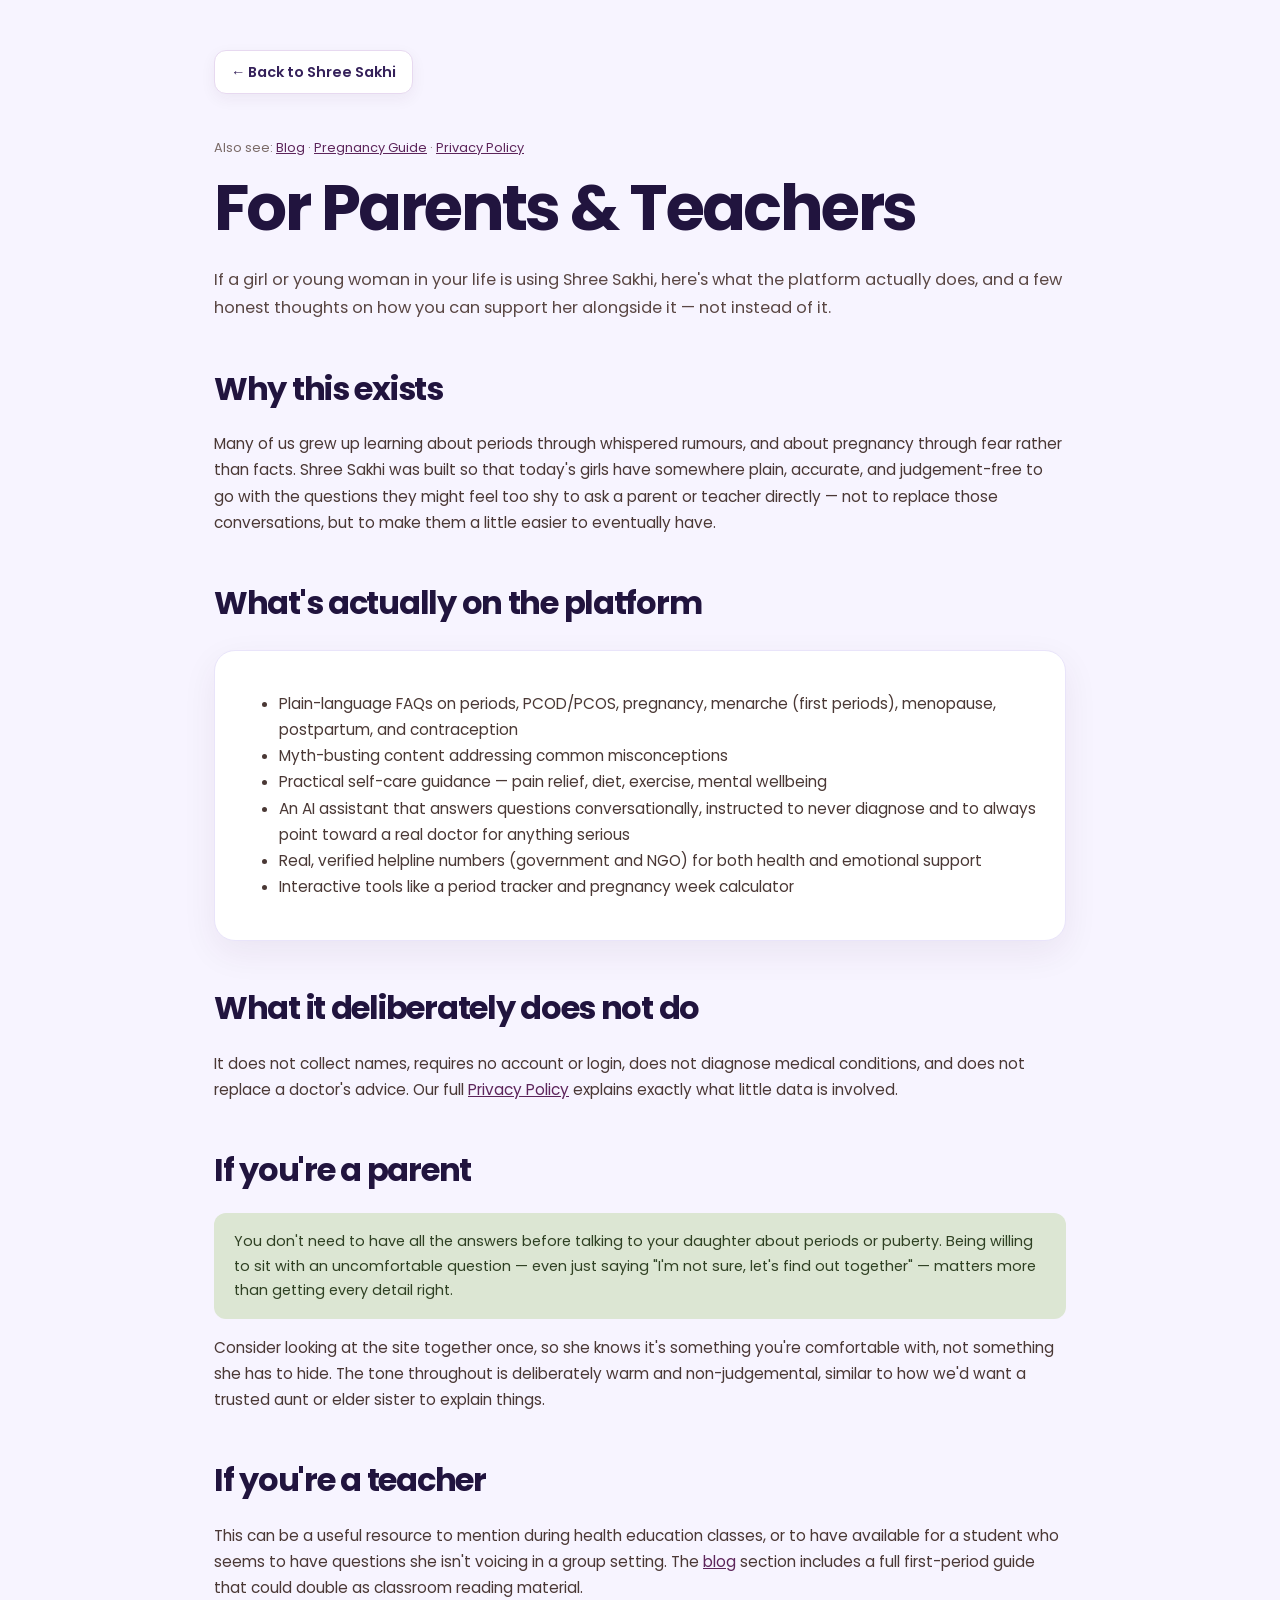
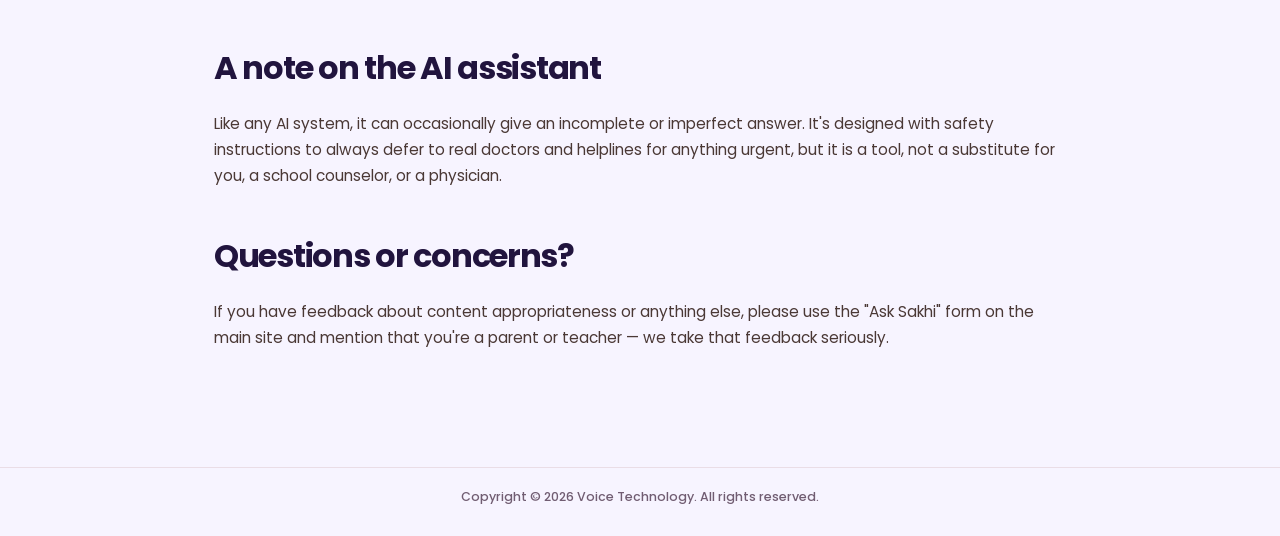
<file: parents.html>
<!DOCTYPE html>
<html lang="en">
<head>
<meta charset="UTF-8">
<meta name="viewport" content="width=device-width, initial-scale=1.0">
<title>For Parents & Teachers — Shree Sakhi</title>
<meta name="description" content="Information for parents and teachers about Shree Sakhi — why it exists, what it covers, and how to talk to a girl or student about periods and pregnancy.">
<link rel="icon" type="image/svg+xml" href="shree-sakhi-icon.svg">
<link rel="preconnect" href="https://fonts.googleapis.com">
<link href="https://fonts.googleapis.com/css2?family=Fraunces:ital,opsz,wght@0,9..144,400;0,9..144,600&family=Poppins:wght@300;400;500;600;700&display=swap" rel="stylesheet">
<style>
  :root{
    --maroon:#7A2E3B; --maroon-deep:#511D26; --gold:#C9973F; --cream:#FBF2E7;
    --cream-deep:#F3E4D0; --ink:#2B1B1A; --paper:#FFFDF9; --sage-light:#DCE6D3;
  }
  *{box-sizing:border-box;}
  body{margin:0;background:var(--cream);color:var(--ink);font-family:'Poppins',sans-serif;line-height:1.7;}
  h1,h2{font-family:'Fraunces',serif;color:var(--maroon-deep);}
  .wrap{max-width:760px;margin:0 auto;padding:60px 24px 100px;}
  .back{display:inline-block;margin-bottom:30px;color:var(--maroon);font-weight:600;text-decoration:none;font-size:.9rem;}
  h1{font-size:2rem;margin-bottom:16px;}
  .intro{color:#5a4744;font-size:1.02rem;margin-bottom:40px;}
  h2{font-size:1.2rem;margin-top:40px;margin-bottom:10px;}
  p, li{color:#4a3835;font-size:.96rem;}
  .card{background:var(--paper);border:1px solid var(--cream-deep);border-radius:16px;padding:24px;margin:20px 0;}
  .tip{background:var(--sage-light);border-radius:12px;padding:16px 20px;margin:16px 0;font-size:.9rem;color:#2f4023;}
  a{color:var(--maroon);}
  .crosslinks{font-size:.8rem;color:#7a6a67;}
</style>
<link rel="stylesheet" href="refresh-pages.css">
<link rel="stylesheet" href="atelier.css">
<link rel="stylesheet" href="genz-3d.css">
</head>
<body>
<div class="wrap">
  <a href="index.html" class="back">← Back to Shree Sakhi</a>
  <p class="crosslinks">Also see: <a href="blog.html">Blog</a> · <a href="pregnancy-guide.html">Pregnancy Guide</a> · <a href="privacy.html">Privacy Policy</a></p>

  <h1>For Parents & Teachers</h1>
  <p class="intro">If a girl or young woman in your life is using Shree Sakhi, here's what the platform actually does, and a few honest thoughts on how you can support her alongside it — not instead of it.</p>

  <h2>Why this exists</h2>
  <p>Many of us grew up learning about periods through whispered rumours, and about pregnancy through fear rather than facts. Shree Sakhi was built so that today's girls have somewhere plain, accurate, and judgement-free to go with the questions they might feel too shy to ask a parent or teacher directly — not to replace those conversations, but to make them a little easier to eventually have.</p>

  <h2>What's actually on the platform</h2>
  <div class="card">
    <ul>
      <li>Plain-language FAQs on periods, PCOD/PCOS, pregnancy, menarche (first periods), menopause, postpartum, and contraception</li>
      <li>Myth-busting content addressing common misconceptions</li>
      <li>Practical self-care guidance — pain relief, diet, exercise, mental wellbeing</li>
      <li>An AI assistant that answers questions conversationally, instructed to never diagnose and to always point toward a real doctor for anything serious</li>
      <li>Real, verified helpline numbers (government and NGO) for both health and emotional support</li>
      <li>Interactive tools like a period tracker and pregnancy week calculator</li>
    </ul>
  </div>

  <h2>What it deliberately does not do</h2>
  <p>It does not collect names, requires no account or login, does not diagnose medical conditions, and does not replace a doctor's advice. Our full <a href="privacy.html">Privacy Policy</a> explains exactly what little data is involved.</p>

  <h2>If you're a parent</h2>
  <div class="tip">You don't need to have all the answers before talking to your daughter about periods or puberty. Being willing to sit with an uncomfortable question — even just saying "I'm not sure, let's find out together" — matters more than getting every detail right.</div>
  <p>Consider looking at the site together once, so she knows it's something you're comfortable with, not something she has to hide. The tone throughout is deliberately warm and non-judgemental, similar to how we'd want a trusted aunt or elder sister to explain things.</p>

  <h2>If you're a teacher</h2>
  <p>This can be a useful resource to mention during health education classes, or to have available for a student who seems to have questions she isn't voicing in a group setting. The <a href="blog.html">blog</a> section includes a full first-period guide that could double as classroom reading material.</p>

  <h2>A note on the AI assistant</h2>
  <p>Like any AI system, it can occasionally give an incomplete or imperfect answer. It's designed with safety instructions to always defer to real doctors and helplines for anything urgent, but it is a tool, not a substitute for you, a school counselor, or a physician.</p>

  <h2>Questions or concerns?</h2>
  <p>If you have feedback about content appropriateness or anything else, please use the "Ask Sakhi" form on the main site and mention that you're a parent or teacher — we take that feedback seriously.</p>
</div>
<footer class="copyright-simple">Copyright © 2026 Voice Technology. All rights reserved.</footer>
</body>
</html>
</file>
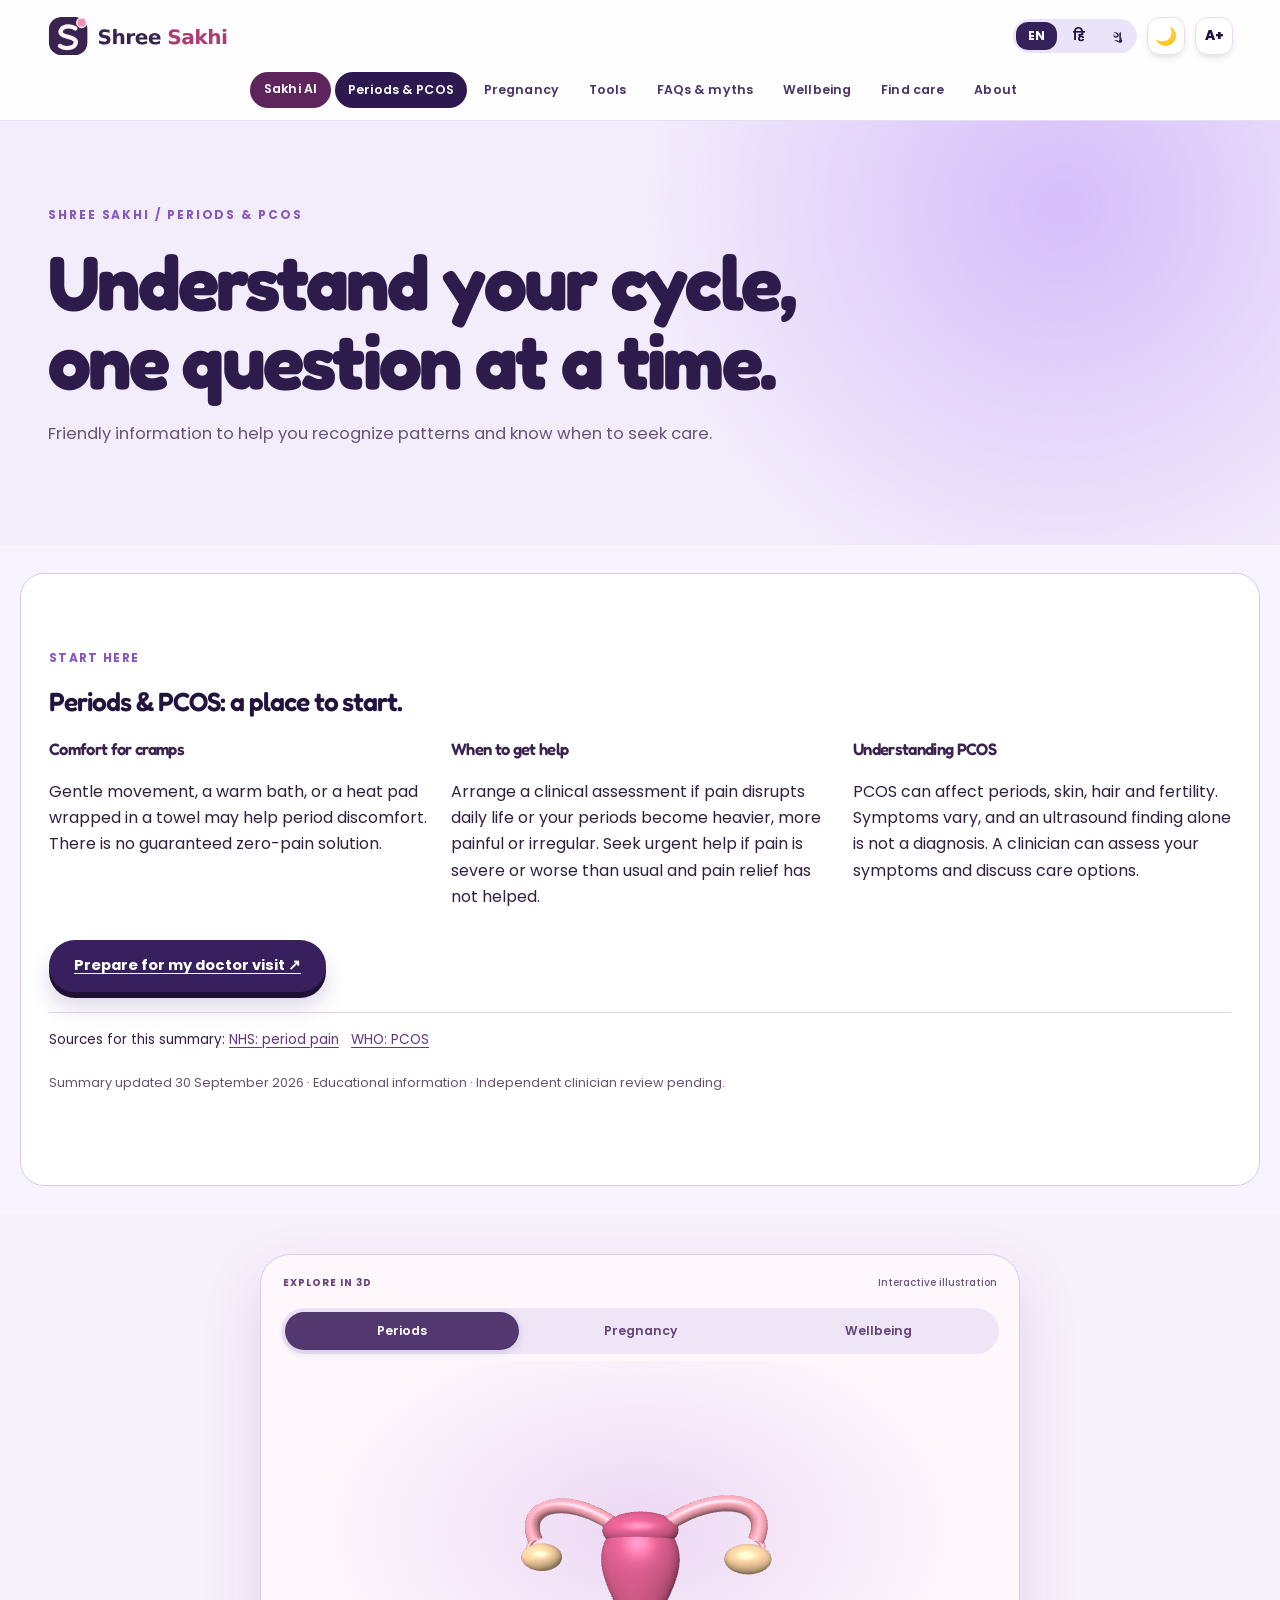
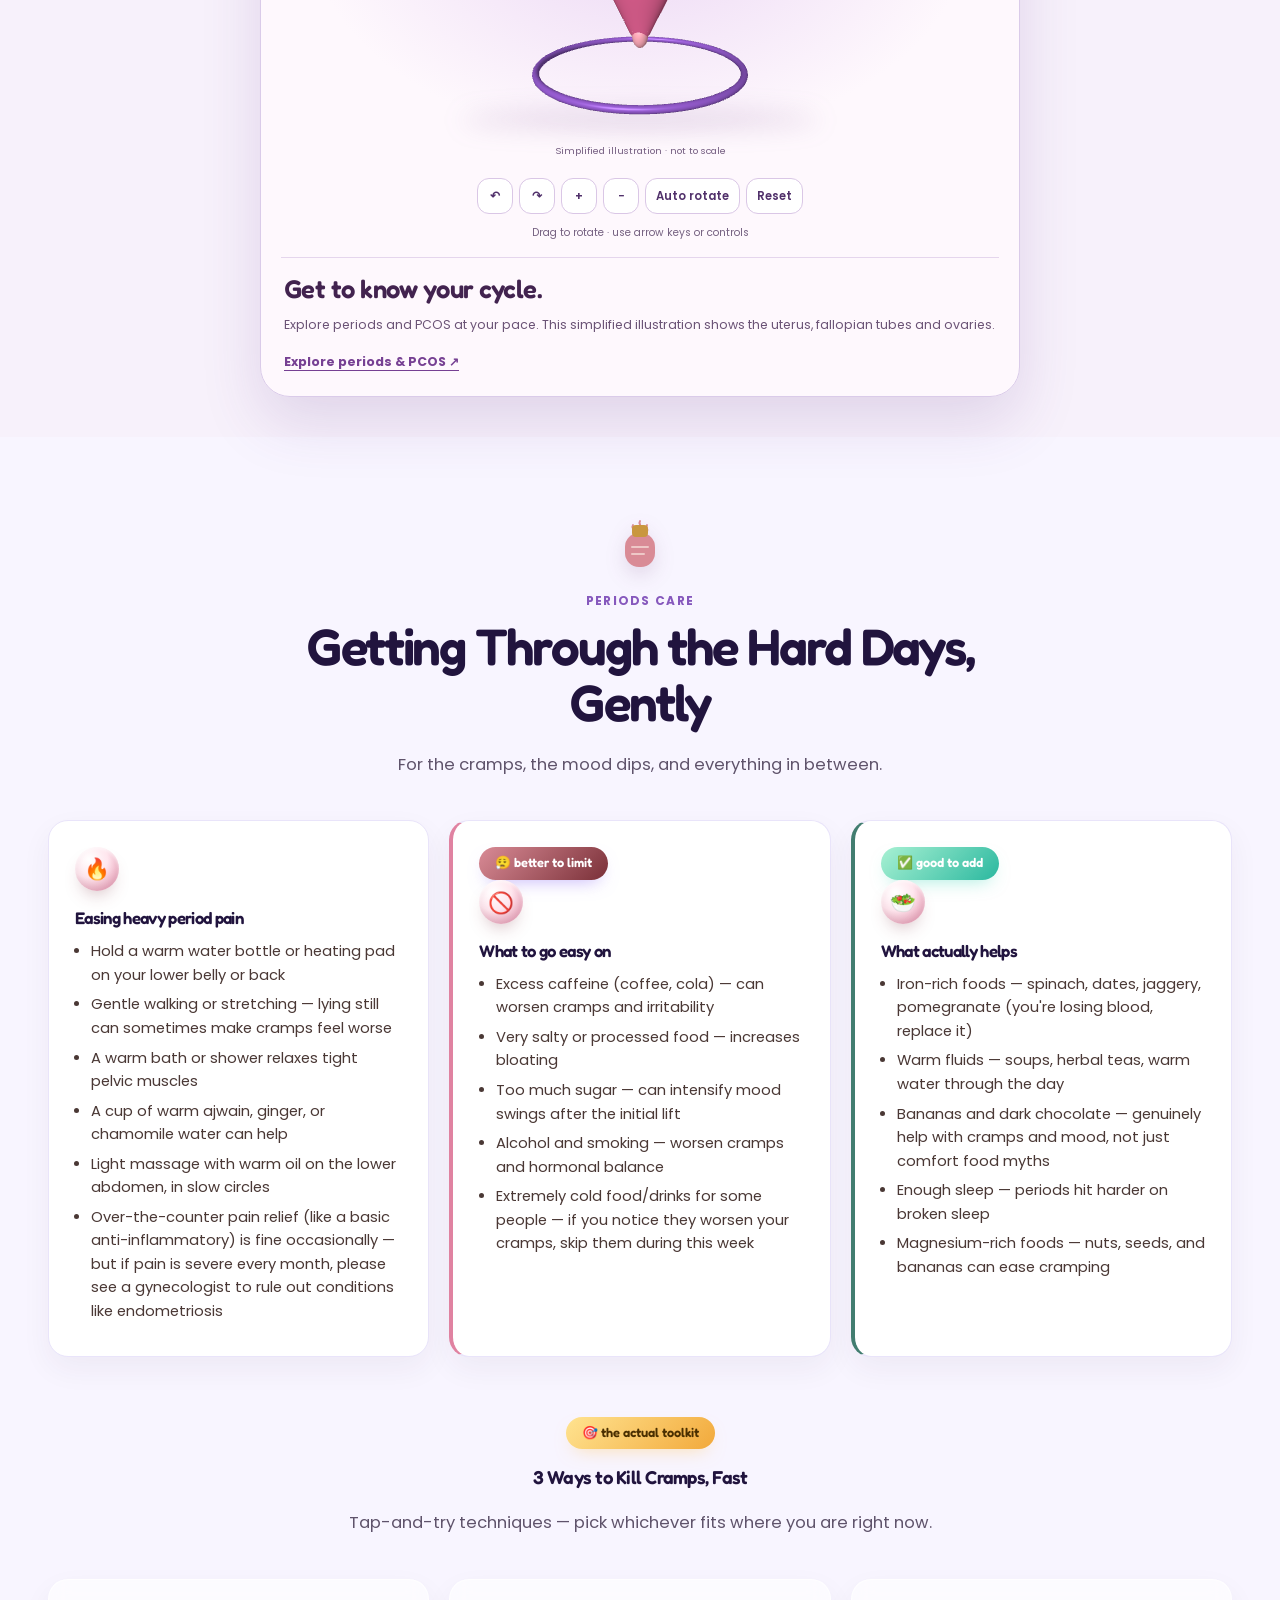
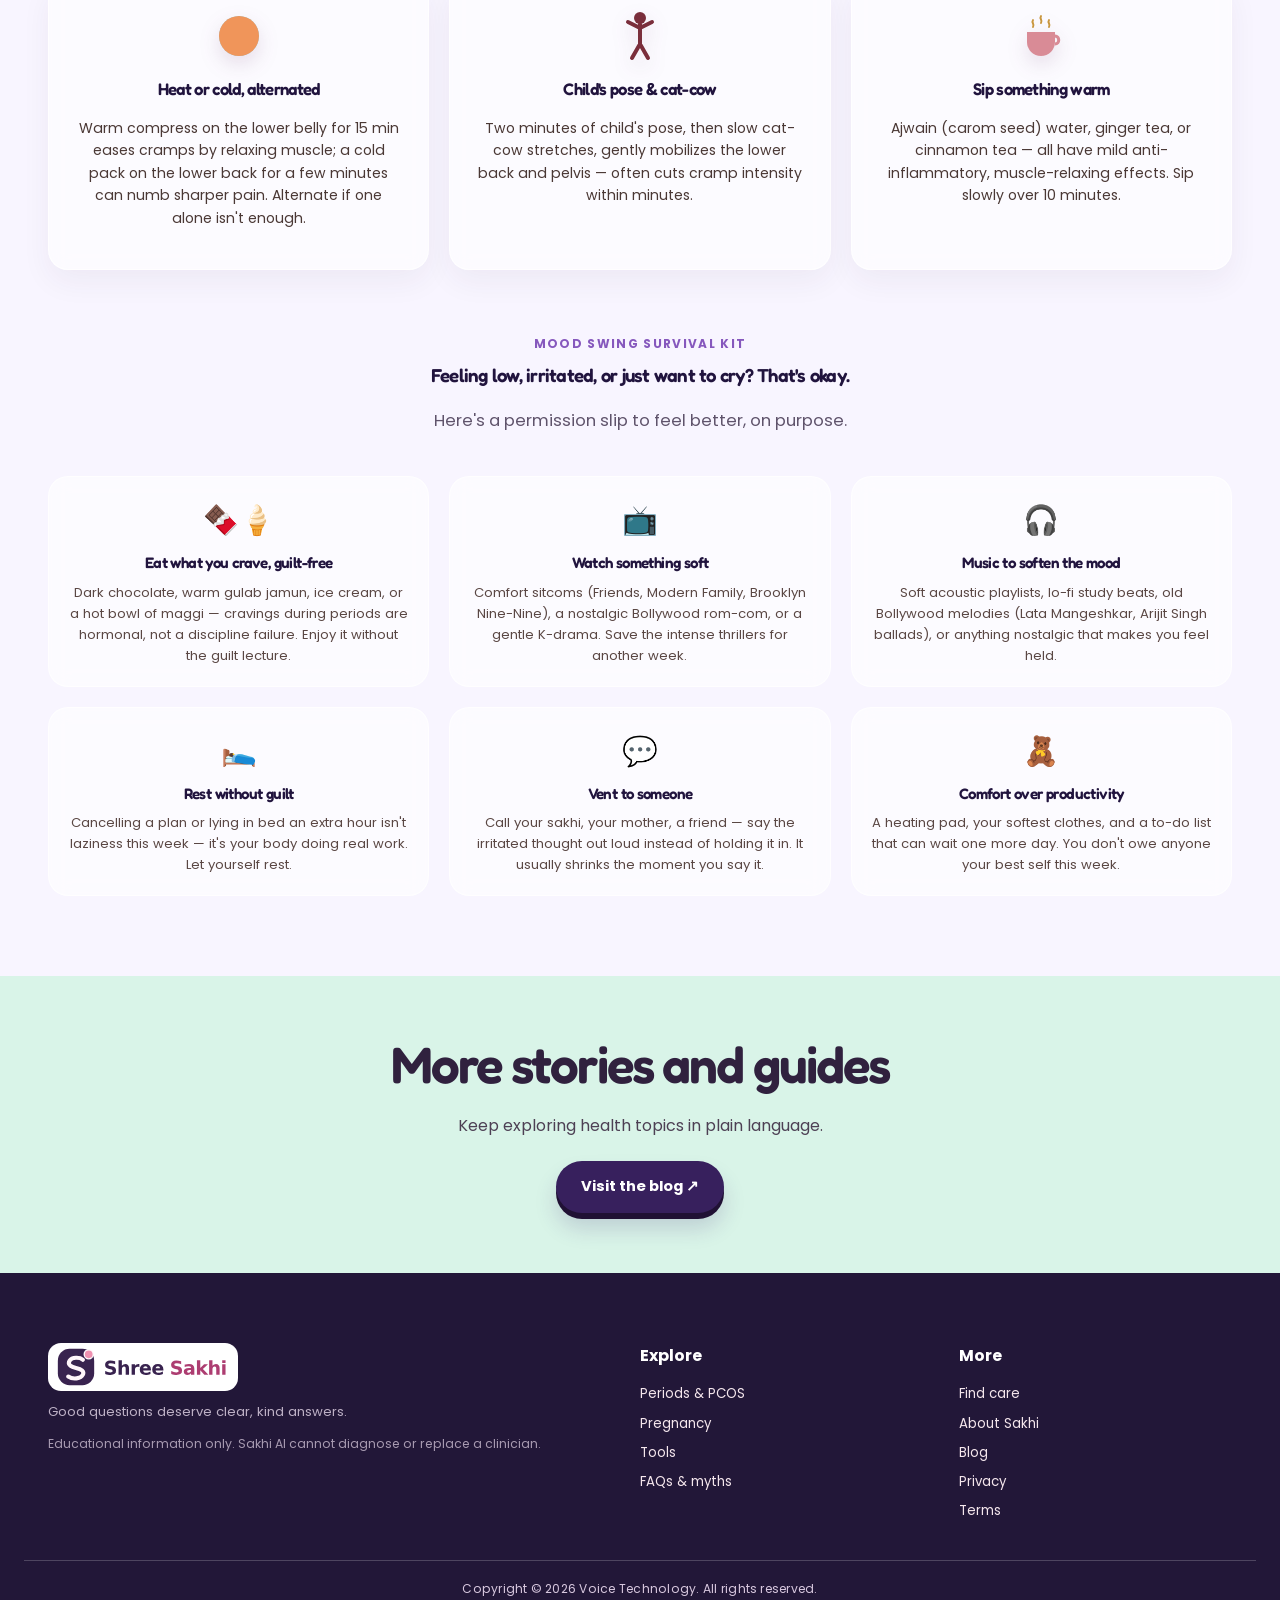
<file: periods.html>
<!DOCTYPE html>
<html lang="en">
<head>
<meta charset="UTF-8">
<meta name="viewport" content="width=device-width, initial-scale=1.0">
<title>Periods & PCOS — Shree Sakhi</title>
<meta name="description" content="Friendly information to help you recognize patterns and know when to seek care.">
<meta name="keywords" content="periods help India, PCOD symptoms, PCOS treatment, pregnancy care India, late period pregnancy, menstrual health, women health helpline India, period tracker, Shree Sakhi">
<meta name="author" content="Shree Sakhi">
<link rel="canonical" href="https://shreesakhiiiii.vercel.app/periods.html">

<!-- Open Graph (Facebook, WhatsApp, Instagram link previews) -->
<meta property="og:type" content="website">
<meta property="og:title" content="Periods & PCOS — Shree Sakhi">
<meta property="og:description" content="Judgement-free answers on periods, PCOD, and pregnancy for girls and women in India. FAQs, trackers, an AI voice assistant, and verified helplines.">
<meta property="og:url" content="https://shreesakhiiiii.vercel.app/periods.html">
<meta property="og:site_name" content="Shree Sakhi">
<meta property="og:locale" content="en_IN">

<!-- Twitter Card -->
<meta name="twitter:card" content="summary">
<meta name="twitter:title" content="Periods & PCOS — Shree Sakhi">
<meta name="twitter:description" content="Judgement-free answers on periods, PCOD, and pregnancy for girls and women in India.">

<link rel="icon" type="image/svg+xml" href="shree-sakhi-icon.svg">
<link rel="manifest" href="manifest.json">
<meta name="theme-color" content="#7A2E3B">
<meta name="apple-mobile-web-app-capable" content="yes">
<meta name="apple-mobile-web-app-status-bar-style" content="black-translucent">
<meta name="apple-mobile-web-app-title" content="Shree Sakhi">
<link rel="preconnect" href="https://fonts.googleapis.com">
<link href="https://fonts.googleapis.com/css2?family=Fraunces:ital,opsz,wght@0,9..144,400;0,9..144,600;1,9..144,500&family=Poppins:wght@300;400;500;600;700&family=Fredoka:wght@500;600;700&display=swap" rel="stylesheet">

<!--
  PRIVACY-FRIENDLY ANALYTICS (Plausible — no cookies, no personal data collected, GDPR-safe)
  1. Sign up free at https://plausible.io (or self-host — see plausible.io/docs/self-hosting)
  2. Add your real domain there
  3. Your domain (shreesakhiiiii.vercel.app) is already filled in below —
  4. Uncomment the script tag
  Until then, this stays commented out and collects nothing.
-->
<!-- <script defer data-domain="shreesakhiiiii.vercel.app" src="https://plausible.io/js/script.js"></script> -->

<style>
  :root{
    --maroon:#7A2E3B;
    --maroon-deep:#511D26;
    --gold:#C9973F;
    --gold-light:#E8C77E;
    --cream:#FBF2E7;
    --cream-deep:#F3E4D0;
    --sage:#6E8B5E;
    --sage-light:#DCE6D3;
    --rose:#D98B96;
    --rose-light:#F6DFE1;
    --ink:#2B1B1A;
    --paper:#FFFDF9;
    --on-dark-band:#FBF2E7; /* constant light text color for maroon/dark bands — never changes with theme */
  }
  *{box-sizing:border-box;}

  /* ---------- ACCESSIBILITY ---------- */
  a:focus-visible, button:focus-visible, input:focus-visible, select:focus-visible, textarea:focus-visible{
    outline:3px solid var(--gold) !important;
    outline-offset:2px;
  }
  [data-theme="dark"] a:focus-visible, [data-theme="dark"] button:focus-visible,
  [data-theme="dark"] input:focus-visible, [data-theme="dark"] select:focus-visible{
    outline-color:#F5D9A8 !important;
  }
  .sr-only{
    position:absolute;width:1px;height:1px;padding:0;margin:-1px;overflow:hidden;
    clip:rect(0,0,0,0);white-space:nowrap;border:0;
  }
  html.text-large{font-size:112.5%;} /* scales every rem-based size up ~12% site-wide */
  .a11y-toggle{
    width:38px;height:38px;border-radius:50%;border:1.5px solid var(--cream-deep);background:var(--paper);
    cursor:pointer;font-size:.85rem;font-weight:800;display:flex;align-items:center;justify-content:center;
    box-shadow:0 4px 10px -4px rgba(0,0,0,0.2);color:var(--maroon-deep);
  }
  [data-theme="dark"] .a11y-toggle{background:#241922;border-color:#3a2830;color:#EDE3DD;}
  .faq-listen-btn{
    display:inline-flex;align-items:center;gap:6px;margin-top:12px;background:var(--sage-light);
    color:#2f4023;border:none;padding:7px 14px;border-radius:18px;font-size:.78rem;font-weight:700;
    cursor:pointer;font-family:'Poppins',sans-serif;
  }
  .faq-listen-btn:hover{background:#c9dab8;}
  [data-theme="dark"] .faq-listen-btn{background:#20301f;color:#cfe8c9;}

  .tip-of-day-wrap{max-width:1080px;margin:0 auto;padding:0 24px 50px;position:relative;z-index:1;}
  .tip-of-day{
    max-width:640px;margin:0 auto;background:linear-gradient(135deg,var(--gz-sun),#f2a93b);
    border-radius:20px;padding:20px 26px;text-align:center;box-shadow:0 16px 32px -16px rgba(255,200,87,0.5);
  }
  .tip-badge{font-family:'Fredoka',sans-serif;font-weight:700;font-size:.78rem;color:#4a2f00;display:block;margin-bottom:6px;}
  .tip-of-day p{margin:0;color:#3d2600;font-weight:500;font-size:.95rem;}

  .faq-feedback{display:flex;align-items:center;gap:8px;margin-top:12px;flex-wrap:wrap;}
  .faq-feedback-label{font-size:.78rem;color:#7a6a67;}
  .faq-fb-btn{
    background:var(--cream-deep);border:none;border-radius:50%;width:32px;height:32px;
    cursor:pointer;font-size:.95rem;transition:transform .15s;
  }
  .faq-fb-btn:hover{transform:scale(1.15);}
  .faq-fb-btn:disabled{opacity:.4;cursor:default;transform:none;}
  .faq-fb-thanks{font-size:.78rem;color:#3d5230;font-weight:600;}
  [data-theme="dark"] .faq-fb-btn{background:#3a2830;}
  [data-theme="dark"] .faq-feedback-label{color:#a89a95;}
  html{scroll-behavior:smooth;}
  @media(max-width:768px){
    /* iOS Safari zooms the whole page in if a focused input's font is under 16px — this keeps every field at a safe size on phones/tablets without changing how they look on desktop */
    input, select, textarea{font-size:16px !important;}
  }
  body{
    margin:0;
    background:var(--cream);
    color:var(--ink);
    font-family:'Poppins',sans-serif;
    line-height:1.6;
  }
  h1,h2,h3,h4{
    font-family:'Fraunces',serif;
    margin:0 0 .4em 0;
    font-weight:600;
    color:var(--maroon-deep);
  }
  a{color:inherit;}
  .eyebrow{
    font-size:.72rem;
    letter-spacing:.16em;
    text-transform:uppercase;
    color:var(--maroon);
    font-weight:600;
    margin-bottom:.6em;
    display:inline-block;
  }
  .container{max-width:1080px;margin:0 auto;padding:0 24px;}
  /* ---------- NAV ---------- */
  nav{
    position:sticky;top:0;z-index:50;
    background:rgba(251,242,231,0.92);
    backdrop-filter:blur(8px);
    border-bottom:1px solid var(--cream-deep);
  }
  .navwrap{
    max-width:1080px;margin:0 auto;padding:14px 24px 10px;
    display:flex;align-items:center;justify-content:space-between;
    flex-wrap:wrap;gap:10px;
  }
  .nav-controls{display:flex;align-items:center;gap:10px;flex-shrink:0;}

  .hamburger{
    display:none;width:38px;height:38px;border-radius:10px;border:1.5px solid var(--cream-deep);
    background:var(--paper);cursor:pointer;flex-direction:column;align-items:center;justify-content:center;
    gap:4px;
  }
  .hamburger span{width:18px;height:2px;background:var(--maroon-deep);border-radius:2px;transition:transform .25s, opacity .25s;}
  .hamburger.open span:nth-child(1){transform:translateY(6px) rotate(45deg);}
  .hamburger.open span:nth-child(2){opacity:0;}
  .hamburger.open span:nth-child(3){transform:translateY(-6px) rotate(-45deg);}
  [data-theme="dark"] .hamburger{background:#241922;border-color:#3a2830;}
  [data-theme="dark"] .hamburger span{background:#F2E3D5;}

  @media(max-width:820px){
    .hamburger{display:flex;}
    .navlinks-row{
      max-height:0;overflow:hidden;padding:0 24px;transition:max-height .3s ease, padding .3s ease;
    }
    .navlinks-row.open{max-height:600px;padding:0 24px 16px;}
    .navlinks{flex-direction:column;align-items:center;gap:4px;width:100%;}
    .navlinks a{width:100%;text-align:center;padding:10px 0;border-bottom:1px solid var(--cream-deep);}
    .navlinks a:last-child{border-bottom:none;}
    [data-theme="dark"] .navlinks a{border-bottom-color:#3a2830;}
  }
  .navlinks-row{
    max-width:1080px;margin:0 auto;padding:0 24px 14px;
  }
  .navlinks{display:flex;gap:8px 20px;flex-wrap:wrap;justify-content:center;}
  .brand{display:flex;align-items:center;gap:10px;flex-shrink:0;}
  .brand .mark{width:34px;height:34px;flex-shrink:0;}
  .brand-text{font-family:'Fraunces',serif;font-weight:600;font-size:1.25rem;color:var(--maroon-deep);}
  .brand-text span{color:var(--gold);}
  .navlinks a{
    font-size:.85rem;font-weight:500;text-decoration:none;color:var(--maroon-deep);
    padding:6px 2px;border-bottom:2px solid transparent;transition:border-color .2s;
  }
  .navlinks a:hover{border-color:var(--gold);}
  /* ---------- HERO ---------- */
  .hero{
    position:relative;
    padding:78px 24px 60px;
    overflow:hidden;
    background:
      radial-gradient(circle at 88% 12%, var(--rose-light) 0%, transparent 42%),
      radial-gradient(circle at 8% 90%, var(--sage-light) 0%, transparent 40%);
  }
  .hero-inner{max-width:1080px;margin:0 auto;display:grid;grid-template-columns:1.15fr .85fr;gap:48px;align-items:center;}
  @media(max-width:820px){.hero-inner{grid-template-columns:1fr;}}
  .letter{
    background:var(--paper);
    border-radius:4px;
    padding:38px 40px;
    box-shadow:0 18px 40px -18px rgba(81,29,38,0.35);
    border-left:5px solid var(--gold);
  }
  .letter h1{font-size:2.35rem;line-height:1.18;}
  .letter p{font-size:1.02rem;color:#4a3835;}
  .letter .sign{
    margin-top:22px;font-family:'Fraunces',serif;font-style:italic;color:var(--maroon);font-size:1.05rem;
  }
  .heroart{display:flex;justify-content:center;}
  .cta-row{display:flex;gap:14px;margin-top:26px;flex-wrap:wrap;}
  .btn{
    display:inline-block;padding:13px 26px;border-radius:30px;font-weight:600;font-size:.92rem;
    text-decoration:none;cursor:pointer;border:none;transition:transform .15s, box-shadow .15s;
  }
  .btn-primary{background:var(--maroon);color:var(--on-dark-band);}
  .btn-primary:hover{transform:translateY(-2px);box-shadow:0 10px 20px -8px rgba(122,46,59,0.55);}
  .btn-ghost{background:transparent;border:1.5px solid var(--maroon);color:var(--maroon-deep);}
  .btn-ghost:hover{background:var(--maroon);color:var(--on-dark-band);}
  /* divider motif */
  .divider{display:flex;align-items:center;justify-content:center;gap:10px;margin:0 auto 10px;width:fit-content;}
  .divider svg{display:block;}
  /* ---------- SECTION shell ---------- */
  section{padding:70px 24px;}
  .section-head{text-align:center;max-width:640px;margin:0 auto 44px;}
  .section-head p{color:#5a4744;font-size:1rem;}
  .band-cream{background:var(--cream);}
  .band-paper{background:var(--paper);}
  .band-maroon{background:linear-gradient(180deg,var(--maroon-deep),var(--maroon));color:var(--on-dark-band);}
  .band-maroon h2, .band-maroon h3{color:var(--on-dark-band);}
  .band-sage{background:linear-gradient(180deg,#f6f8f2,var(--sage-light));}
  /* ---------- FAQ ---------- */
  .tabbar{display:flex;justify-content:center;gap:10px;margin-bottom:36px;flex-wrap:wrap;}
  .tabbtn{
    padding:10px 22px;border-radius:24px;border:1.5px solid var(--maroon);
    background:transparent;color:var(--maroon-deep);font-weight:600;font-size:.88rem;
    cursor:pointer;font-family:'Poppins',sans-serif;transition:all .2s;
  }
  .tabbtn.active{background:var(--maroon);color:var(--on-dark-band);}
  .faqgroup{display:none;max-width:780px;margin:0 auto;}
  .faqgroup.active{display:block;}
  .faq-cat{
    font-size:.78rem;letter-spacing:.1em;text-transform:uppercase;color:var(--gold);
    font-weight:700;margin:30px 0 12px;
  }
  .faq-cat:first-child{margin-top:0;}
  .accordion-item{
    background:var(--paper);border:1px solid var(--cream-deep);border-radius:12px;
    margin-bottom:10px;overflow:hidden;
  }
  .accordion-q{
    width:100%;text-align:left;background:none;border:none;padding:18px 22px;
    font-family:'Poppins',sans-serif;font-weight:600;font-size:.96rem;color:var(--ink);
    display:flex;justify-content:space-between;align-items:center;gap:14px;cursor:pointer;
  }
  .accordion-q .plus{font-size:1.3rem;color:var(--maroon);transition:transform .25s;flex-shrink:0;}
  .accordion-item.open .plus{transform:rotate(45deg);}
  .accordion-a{
    max-height:0;overflow:hidden;transition:max-height .3s ease;
    padding:0 22px;font-size:.93rem;color:#4a3835;
  }
  .accordion-item.open .accordion-a{max-height:600px;padding:0 22px 20px;}
  /* ---------- CARD GRID ---------- */
  .grid3{display:grid;grid-template-columns:repeat(3,1fr);gap:20px;}
  @media(max-width:1024px){.grid3{grid-template-columns:repeat(2,1fr);}}
  .grid2{display:grid;grid-template-columns:repeat(2,1fr);gap:20px;}
  @media(max-width:760px){.grid3{grid-template-columns:1fr;}.grid2{grid-template-columns:1fr;}}
  .card{
    background:var(--paper);border-radius:14px;padding:26px;border:1px solid var(--cream-deep);
  }
  .card h4{font-size:1.05rem;margin-bottom:.5em;}
  .card ul{margin:0;padding-left:1.1em;font-size:.92rem;color:#4a3835;}
  .card ul li{margin-bottom:6px;}
  .icon-badge{
    width:44px;height:44px;border-radius:50%;display:flex;align-items:center;justify-content:center;
    background:var(--rose-light);font-size:1.3rem;margin-bottom:14px;
  }
  .card.sage .icon-badge{background:var(--sage-light);}
  .card.gold .icon-badge{background:#F5E7C6;}
  /* two-column avoid/do lists */
  .dolist{border-left:4px solid var(--sage);}
  .avoidlist{border-left:4px solid var(--rose);}
  .tag{
    display:inline-block;background:var(--sage-light);color:#3d5230;font-size:.72rem;
    padding:3px 10px;border-radius:20px;font-weight:600;margin-bottom:10px;
  }
  .tag.avoid{background:var(--rose-light);color:#7a3038;}
  /* mood grid small cards */
  .moodcard{
    background:var(--paper);border-radius:14px;padding:20px;border:1px solid var(--cream-deep);
    text-align:center;
  }
  .moodcard .emoji{font-size:1.8rem;margin-bottom:8px;}
  .moodcard h4{font-size:.95rem;margin-bottom:6px;}
  .moodcard p{font-size:.82rem;color:#5a4744;margin:0;}
  /* find doctor */
  .finder-box{
    background:var(--paper);border-radius:18px;padding:34px;max-width:640px;margin:0 auto;
    box-shadow:0 20px 40px -22px rgba(81,29,38,0.3);
  }
  .finder-row{display:flex;gap:10px;flex-wrap:wrap;}
  .finder-row input{
    flex:1;min-width:200px;padding:13px 16px;border-radius:10px;border:1.5px solid var(--cream-deep);
    font-family:'Poppins',sans-serif;font-size:.95rem;
  }
  .finder-row input:focus{outline:none;border-color:var(--gold);}
  .quickpicks{display:flex;gap:8px;flex-wrap:wrap;margin-top:14px;}
  .chip{
    padding:6px 14px;border-radius:20px;background:var(--sage-light);color:#3d5230;
    font-size:.8rem;font-weight:600;border:none;cursor:pointer;
  }
  .helpline-strip{
    display:grid;grid-template-columns:repeat(5,1fr);gap:14px;max-width:1000px;margin:40px auto 0;
  }
  @media(max-width:820px){.helpline-strip{grid-template-columns:repeat(2,1fr);}}
  .helpline-card{
    background:rgba(255,255,255,0.08);border:1px solid rgba(255,255,255,0.18);border-radius:14px;
    padding:18px;text-align:center;
  }
  .helpline-card .num{font-family:'Fraunces',serif;font-size:1.7rem;font-weight:600;color:var(--gold-light);}
  .helpline-card .lbl{font-size:.78rem;opacity:.85;margin-top:4px;}
  /* footer */
  footer{background:var(--maroon-deep);color:var(--on-dark-band);padding:40px 24px 30px;text-align:center;}
  footer p{font-size:.82rem;opacity:.8;max-width:640px;margin:8px auto;}
  .disclaimer{
    background:var(--cream-deep);border-radius:12px;padding:16px 20px;font-size:.82rem;
    color:#5a4744;max-width:780px;margin:30px auto 0;text-align:center;
  }
  @media(max-width:600px){
    .letter{padding:26px 22px;}
    .letter h1{font-size:1.7rem;}
    section{padding:50px 18px;}
    .helpline-strip{grid-template-columns:repeat(2,1fr) !important;gap:10px;}
    .helpline-card .num{font-size:1.4rem;}
    .voicewidget.premium{padding:18px;}
    .mic-wrap{width:100px;height:100px;}
    .micbtn{width:88px;height:88px;font-size:1.8rem;}
    .vw-thread{max-height:260px;}
    .vw-bubble{max-width:90%;font-size:.86rem;}
    .kickbig{width:120px;height:120px;font-size:1rem;}
    .finder-row{flex-direction:column;align-items:stretch;}
    .finder-row input{min-width:0;}
    .voice-typed{flex-direction:column;}
    .voice-typed button{width:100%;}
    .cta-row{flex-direction:column;align-items:stretch;}
    .cta-row .btn{width:100%;text-align:center;}
    .quickpicks{justify-content:center;}
  }
  @media(max-width:400px){
    .helpline-strip{grid-template-columns:1fr !important;}
    .grid3, .grid2{gap:14px;}
    .navwrap{padding:12px 16px 8px;}
    .navlinks-row{padding:0 16px 12px;}
  }
  /* Larger desktop/PC screens: keep line lengths readable, don't stretch content edge to edge */
  @media(min-width:1400px){
    .container{max-width:1180px;}
    .hero-inner, .navwrap, .navlinks-row{max-width:1180px;}
  }

  /* ---------- LANGUAGE SWITCH ---------- */
  .langswitch{display:flex;gap:4px;background:var(--cream-deep);border-radius:20px;padding:3px;}
  .langswitch button{
    border:none;background:transparent;padding:5px 12px;border-radius:16px;font-size:.76rem;
    font-weight:700;cursor:pointer;color:var(--maroon-deep);font-family:'Poppins',sans-serif;
  }
  .langswitch button.active{background:var(--maroon);color:var(--on-dark-band);}

  /* ---------- TOOLS ---------- */
  .toolbar{display:flex;justify-content:center;gap:8px;margin-bottom:32px;flex-wrap:wrap;}
  .toolbtn{
    padding:9px 16px;border-radius:20px;border:1.5px solid var(--sage);background:transparent;
    color:#3d5230;font-weight:600;font-size:.8rem;cursor:pointer;font-family:'Poppins',sans-serif;
  }
  .toolbtn.active{background:var(--sage);color:#fff;}
  .toolpanel{display:none;max-width:680px;margin:0 auto;}
  .toolpanel.active{display:block;}
  .tool-card{background:var(--paper);border:1px solid var(--cream-deep);border-radius:16px;padding:28px;}
  .tool-card label{display:block;font-size:.82rem;font-weight:600;color:var(--maroon-deep);margin:14px 0 6px;}
  .tool-card input, .tool-card select{
    width:100%;padding:11px 14px;border-radius:8px;border:1.5px solid var(--cream-deep);
    font-family:'Poppins',sans-serif;font-size:.92rem;
  }
  .tool-card input:focus, .tool-card select:focus{outline:none;border-color:var(--gold);}
  .tool-result{
    margin-top:18px;padding:16px 18px;background:var(--sage-light);border-radius:12px;
    font-size:.9rem;color:#2f4023;display:none;
  }
  .tool-result.show{display:block;}
  .tool-result strong{color:var(--maroon-deep);font-family:'Fraunces',serif;font-size:1.1rem;}
  .mini-note{font-size:.78rem;color:#7a6a67;margin-top:10px;}

  .ai-insight-box{
    margin-top:24px;padding-top:20px;border-top:1px dashed var(--cream-deep);
  }
  .ai-insight-box h4{font-size:.95rem;margin-bottom:4px;}
  .stat-row{display:grid;grid-template-columns:repeat(3,1fr);gap:10px;margin-top:12px;}
  .stat-row label{font-size:.72rem;margin:0 0 4px;}
  .stat-row input{padding:9px 10px;font-size:.85rem;}
  @media(max-width:520px){.stat-row{grid-template-columns:1fr;}}
  .ai-insight-result{
    display:none;margin-top:16px;padding:16px 18px;border-radius:14px;font-size:.9rem;line-height:1.55;
    background:linear-gradient(135deg,var(--rose-light),var(--sage-light));color:var(--ink);
  }
  .ai-insight-result.show{display:block;}
  .ai-insight-result .ai-loading{display:inline-flex;gap:4px;}
  .ai-insight-result .ai-loading span{
    width:6px;height:6px;border-radius:50%;background:var(--maroon);opacity:.5;animation:typingDot 1.2s ease-in-out infinite;
  }
  .ai-insight-result .ai-loading span:nth-child(2){animation-delay:.2s;}
  .ai-insight-result .ai-loading span:nth-child(3){animation-delay:.4s;}
  [data-theme="dark"] .ai-insight-box{border-top-color:#3a2830;}
  [data-theme="dark"] .ai-insight-result{background:linear-gradient(135deg,#3a2430,#1c2a20);color:#EDE3DD;}
  .checklist label{
    display:flex;align-items:flex-start;gap:10px;font-size:.88rem;font-weight:400;color:var(--ink);
    margin-bottom:10px;cursor:pointer;
  }
  .checklist input[type="checkbox"]{width:auto;margin-top:3px;}
  .kickbtn-wrap{text-align:center;padding:20px 0;}
  .kickbig{
    width:140px;height:140px;border-radius:50%;background:var(--rose);color:#fff;border:none;
    font-family:'Fraunces',serif;font-size:1.1rem;font-weight:600;cursor:pointer;box-shadow:0 12px 24px -10px rgba(217,139,150,.6);
  }
  .kickbig:active{transform:scale(.96);}
  .kickstats{display:flex;justify-content:center;gap:26px;margin-top:18px;}
  .kickstats div{text-align:center;}
  .kickstats .kn{font-family:'Fraunces',serif;font-size:1.6rem;color:var(--maroon-deep);}
  .kickstats .kl{font-size:.74rem;color:#7a6a67;}

  /* ---------- FLIP CARDS (myths) ---------- */
  .flipgrid{display:grid;grid-template-columns:repeat(2,1fr);gap:18px;}
  @media(max-width:700px){.flipgrid{grid-template-columns:1fr;}}
  .flipcard{perspective:1200px;height:180px;cursor:pointer;}
  .flipinner{position:relative;width:100%;height:100%;transition:transform .5s;transform-style:preserve-3d;}
  .flipcard.flipped .flipinner{transform:rotateY(180deg);}
  .flipface{
    position:absolute;inset:0;backface-visibility:hidden;border-radius:14px;padding:22px;
    display:flex;flex-direction:column;justify-content:center;
  }
  .flipfront{background:var(--rose-light);border:1px solid var(--rose);}
  .flipback{background:var(--sage-light);border:1px solid var(--sage);transform:rotateY(180deg);}
  .flipface .tag2{font-size:.7rem;font-weight:700;letter-spacing:.08em;text-transform:uppercase;margin-bottom:8px;}
  .flipfront .tag2{color:#7a3038;}
  .flipback .tag2{color:#3d5230;}
  .flipface p{margin:0;font-size:.92rem;font-weight:500;color:var(--ink);}

  /* ---------- STORIES ---------- */
  .storycard{
    background:var(--paper);border-radius:16px;padding:26px;border:1px solid var(--cream-deep);
    border-top:4px solid var(--gold);
  }
  .storycard .who{font-size:.78rem;font-weight:700;color:var(--maroon);text-transform:uppercase;letter-spacing:.06em;margin-bottom:10px;}
  .storycard p{font-size:.92rem;color:#4a3835;font-style:italic;}

  /* ---------- ASK SAKHI ---------- */
  .askform textarea, .askform input, .askform select{
    width:100%;padding:12px 14px;border-radius:10px;border:1.5px solid var(--cream-deep);
    font-family:'Poppins',sans-serif;font-size:.92rem;margin-bottom:14px;
  }
  .askform textarea{min-height:110px;resize:vertical;}
  .askform label{display:block;font-size:.8rem;font-weight:600;color:var(--maroon-deep);margin-bottom:6px;}

  /* ---------- FLOATING TALK BUTTON ---------- */
  .whatsapp-share{
    display:inline-flex;align-items:center;gap:8px;background:#25D366;color:#fff;
    padding:9px 18px;border-radius:24px;text-decoration:none;font-weight:700;font-size:.85rem;
    box-shadow:0 8px 18px -8px rgba(37,211,102,0.5);transition:transform .2s;
  }
  .whatsapp-share:hover{transform:translateY(-2px);}
  .share-row{display:flex;justify-content:center;margin-top:20px;}

  .floatbtn{
    position:fixed;bottom:22px;right:22px;z-index:60;
    background:var(--maroon);color:var(--on-dark-band);border:none;border-radius:30px;
    padding:14px 20px;font-weight:700;font-size:.86rem;box-shadow:0 14px 30px -12px rgba(81,29,38,0.6);
    cursor:pointer;display:flex;align-items:center;gap:8px;
  }
  .floatmenu{
    position:fixed;bottom:78px;right:22px;z-index:60;background:var(--paper);border-radius:14px;
    box-shadow:0 20px 40px -18px rgba(0,0,0,0.3);padding:14px;display:none;min-width:220px;
  }
  .floatmenu.show{display:block;}
  .floatmenu a{
    display:block;padding:10px 12px;border-radius:8px;font-size:.86rem;font-weight:600;
    text-decoration:none;color:var(--maroon-deep);margin-bottom:4px;
  }
  .floatmenu a:hover{background:var(--cream);}

  .verify-badge{
    display:inline-flex;align-items:center;gap:6px;background:var(--sage-light);color:#3d5230;
    font-size:.76rem;font-weight:700;padding:4px 12px;border-radius:20px;margin-top:10px;
  }

  /* ---------- SECTION LOOP ANIMATIONS ---------- */
  .section-anim{display:flex;justify-content:center;margin-bottom:6px;}
  .section-anim svg{display:block;}

  @keyframes bottlePulse{
    0%,100%{transform:scale(1);}
    50%{transform:scale(1.06);}
  }
  @keyframes steamRise1{
    0%{transform:translateY(0) scaleX(1);opacity:0;}
    15%{opacity:.9;}
    100%{transform:translateY(-22px) scaleX(1.4);opacity:0;}
  }
  @keyframes steamRise2{
    0%{transform:translateY(0) scaleX(1);opacity:0;}
    15%{opacity:.7;}
    100%{transform:translateY(-22px) scaleX(1.4);opacity:0;}
  }
  .bottle-body{animation:bottlePulse 1.4s ease-in-out infinite;transform-origin:center bottom;}
  .steam-a{animation:steamRise1 1.6s ease-in-out infinite;}
  .steam-b{animation:steamRise2 1.6s ease-in-out infinite;animation-delay:.5s;}
  .steam-c{animation:steamRise1 1.6s ease-in-out infinite;animation-delay:.9s;}

  @keyframes heartBeat{
    0%,100%{transform:scale(1);}
    15%{transform:scale(1.18);}
    30%{transform:scale(0.96);}
    45%{transform:scale(1.12);}
    60%{transform:scale(1);}
  }
  @keyframes babyBounce{
    0%,100%{transform:translateY(0) rotate(0deg);}
    50%{transform:translateY(-6px) rotate(-4deg);}
  }
  .heart-shape{animation:heartBeat 1.5s ease-in-out infinite;transform-origin:center;}
  .baby-shape{animation:babyBounce 1.8s ease-in-out infinite;transform-origin:center bottom;}

  /* ================= GEN-Z LAYER ================= */
  :root{
    --gz-pink:#FF6FA0;
    --gz-purple:#8C6CF6;
    --gz-mint:#3FD8B8;
    --gz-sun:#FFC857;
  }
  .gz-gradient-text{
    background:linear-gradient(90deg,var(--gz-pink),var(--gz-purple));
    -webkit-background-clip:text;background-clip:text;color:transparent;
  }
  .sticker-pill{
    display:inline-flex;align-items:center;gap:6px;padding:6px 16px;border-radius:24px;
    font-family:'Fredoka',sans-serif;font-weight:600;font-size:.8rem;color:#fff;
    background:linear-gradient(135deg,var(--gz-pink),var(--gz-purple));
    box-shadow:0 8px 18px -8px rgba(140,108,246,.55);
  }
  .sticker-pill.mint{background:linear-gradient(135deg,var(--gz-mint),#2bb89f);box-shadow:0 8px 18px -8px rgba(63,216,184,.5);}
  .sticker-pill.sun{background:linear-gradient(135deg,var(--gz-sun),#f2a93b);box-shadow:0 8px 18px -8px rgba(255,200,87,.5);color:#4a2f00;}
  .glass-card{
    background:rgba(255,255,255,0.6);backdrop-filter:blur(10px);-webkit-backdrop-filter:blur(10px);
    border:1px solid rgba(255,255,255,0.7);border-radius:20px;
  }
  .gz-blob{position:absolute;border-radius:50%;filter:blur(2px);opacity:.55;animation:blobFloat 7s ease-in-out infinite;}
  @keyframes blobFloat{0%,100%{transform:translateY(0) translateX(0);}50%{transform:translateY(-14px) translateX(8px);}}

  /* new pain-relief loop icons */
  @keyframes iceHeatSwap{
    0%,40%{opacity:1;}45%,90%{opacity:0;}95%,100%{opacity:1;}
  }
  @keyframes iceHeatSwap2{
    0%,40%{opacity:0;}45%,90%{opacity:1;}95%,100%{opacity:0;}
  }
  .ice-layer{animation:iceHeatSwap 3s ease-in-out infinite;}
  .heat-layer{animation:iceHeatSwap2 3s ease-in-out infinite;}

  @keyframes stretchSway{
    0%,100%{transform:rotate(0deg);}
    25%{transform:rotate(-8deg);}
    75%{transform:rotate(8deg);}
  }
  .stretch-fig{animation:stretchSway 3.5s ease-in-out infinite;transform-origin:bottom center;}

  @keyframes cupSteamSlow{
    0%{transform:translateY(0) scaleX(1);opacity:0;}
    20%{opacity:.85;}
    100%{transform:translateY(-20px) scaleX(1.5);opacity:0;}
  }
  .cup-steam-a{animation:cupSteamSlow 3s ease-in-out infinite;}
  .cup-steam-b{animation:cupSteamSlow 3s ease-in-out infinite;animation-delay:1s;}
  .cup-steam-c{animation:cupSteamSlow 3s ease-in-out infinite;animation-delay:2s;}

  @keyframes pillowGlow{
    0%,100%{opacity:.25;transform:scale(1);}
    50%{opacity:.6;transform:scale(1.15);}
  }
  @keyframes pillowBob{
    0%,100%{transform:translateY(0);}
    50%{transform:translateY(-4px);}
  }
  .pillow-glow{animation:pillowGlow 4s ease-in-out infinite;transform-origin:center;}
  .pillow-shape{animation:pillowBob 4s ease-in-out infinite;}

  @keyframes legLift{
    0%,100%{transform:translateY(0);}
    50%{transform:translateY(-7px);}
  }
  .leg-shape{animation:legLift 3s ease-in-out infinite;}

  @keyframes flameFlicker{
    0%,100%{transform:scaleY(1) rotate(0deg);}
    30%{transform:scaleY(1.15) rotate(-3deg);}
    60%{transform:scaleY(0.9) rotate(3deg);}
  }
  .flame-shape{animation:flameFlicker 3s ease-in-out infinite;transform-origin:bottom center;}

  @keyframes stickerFloat{
    0%,100%{transform:translateY(0) rotate(-3deg);}
    50%{transform:translateY(-8px) rotate(3deg);}
  }
  .sticker-float{animation:stickerFloat 3.4s ease-in-out infinite;display:inline-block;}
  @keyframes stickerWiggle{
    0%,100%{transform:rotate(-6deg) scale(1);}
    50%{transform:rotate(6deg) scale(1.08);}
  }
  .sticker-wiggle{animation:stickerWiggle 2.6s ease-in-out infinite;display:inline-block;}

  /* ================= 3D DEPTH LAYER ================= */
  .icon-badge{
    position:relative;overflow:hidden;
    box-shadow:0 10px 18px -8px rgba(122,46,59,0.35), inset 0 2px 3px rgba(255,255,255,0.6), inset 0 -6px 10px rgba(0,0,0,0.06);
    background:radial-gradient(circle at 32% 28%, #ffffff 0%, var(--rose-light) 42%, var(--rose) 100%);
  }
  .card.sage .icon-badge{background:radial-gradient(circle at 32% 28%, #ffffff 0%, var(--sage-light) 42%, var(--sage) 100%);}
  .card.gold .icon-badge{background:radial-gradient(circle at 32% 28%, #ffffff 0%, #F5E7C6 42%, var(--gold) 100%);}

  .card, .moodcard, .storycard, .helpline-card{
    transition:transform .3s ease, box-shadow .3s ease;
    transform-style:preserve-3d;
  }
  .card:hover, .moodcard:hover, .storycard:hover{
    transform:perspective(700px) rotateX(3deg) translateY(-6px) scale(1.015);
    box-shadow:0 24px 40px -20px rgba(81,29,38,0.35);
  }
  .btn{transition:transform .2s ease, box-shadow .2s ease;}
  .btn:active{transform:translateY(1px) scale(.97);}

  @keyframes bounceIcon{
    0%,100%{transform:translateY(0);}
    50%{transform:translateY(-8px);}
  }
  @keyframes rotateIcon{
    0%{transform:rotate(0deg);}
    100%{transform:rotate(360deg);}
  }
  @keyframes floatIcon{
    0%,100%{transform:translateY(0) rotate(-3deg);}
    50%{transform:translateY(-9px) rotate(3deg);}
  }
  @keyframes twinkleIcon{
    0%,100%{opacity:.3;transform:scale(0.8);}
    50%{opacity:1;transform:scale(1.15);}
  }
  @keyframes flipIcon{
    0%,100%{transform:rotateY(0deg);}
    50%{transform:rotateY(180deg);}
  }
  @keyframes pulseIcon{
    0%,100%{transform:scale(1);opacity:1;}
    50%{transform:scale(1.25);opacity:.6;}
  }
  @keyframes waveIcon{
    0%,100%{transform:scaleY(1);}
    50%{transform:scaleY(1.6);}
  }
  .anim-bounce{animation:bounceIcon 2.2s ease-in-out infinite;}
  .anim-rotate{animation:rotateIcon 3.5s linear infinite;transform-origin:center;}
  .anim-float{animation:floatIcon 3.2s ease-in-out infinite;}
  .anim-twinkle{animation:twinkleIcon 1.8s ease-in-out infinite;}
  .anim-flip{animation:flipIcon 3s ease-in-out infinite;transform-origin:center;}
  .anim-pulse{animation:pulseIcon 2s ease-in-out infinite;transform-origin:center;}
  .anim-wave{animation:waveIcon 1.2s ease-in-out infinite;transform-origin:bottom;}

  /* ================= AI VOICE WIDGET — PREMIUM ================= */
  .voicewidget.premium{
    max-width:640px;margin:0 auto;
    background:linear-gradient(180deg, rgba(255,255,255,0.85), rgba(255,255,255,0.65));
    backdrop-filter:blur(16px);-webkit-backdrop-filter:blur(16px);
    border-radius:28px;padding:28px;
    border:1px solid rgba(255,255,255,0.8);
    box-shadow:0 30px 60px -28px rgba(81,29,38,0.4), inset 0 1px 0 rgba(255,255,255,0.9);
    position:relative;overflow:hidden;
  }
  .voicewidget.premium::before{
    content:'';position:absolute;top:-60px;right:-60px;width:180px;height:180px;border-radius:50%;
    background:radial-gradient(circle, var(--gz-pink), transparent 70%);opacity:.25;pointer-events:none;
  }
  .voicewidget.premium::after{
    content:'';position:absolute;bottom:-70px;left:-50px;width:180px;height:180px;border-radius:50%;
    background:radial-gradient(circle, var(--gz-purple), transparent 70%);opacity:.2;pointer-events:none;
  }

  .vw-header{display:flex;align-items:center;gap:12px;margin-bottom:16px;position:relative;z-index:1;}
  .vw-avatar{
    width:44px;height:44px;border-radius:50%;display:flex;align-items:center;justify-content:center;
    box-shadow:0 8px 16px -6px rgba(140,108,246,.5);
  }
  .vw-name{font-family:'Fraunces',serif;font-weight:600;color:var(--maroon-deep);font-size:1.05rem;}
  .vw-status{font-family:'Fredoka',sans-serif;font-size:.78rem;color:#7a6a67;display:flex;align-items:center;gap:6px;}
  .vw-dot{width:7px;height:7px;border-radius:50%;background:var(--gz-mint);display:inline-block;animation:pulseIcon 1.6s ease-in-out infinite;}
  .vw-status.thinking .vw-dot{background:var(--gz-sun);}
  .vw-status.speaking .vw-dot{background:var(--gz-pink);}
  .vw-status.listening .vw-dot{background:var(--gz-purple);}

  .vw-thread{
    position:relative;z-index:1;max-height:320px;overflow-y:auto;margin-bottom:18px;
    padding-right:4px;scroll-behavior:smooth;
  }
  .vw-thread::-webkit-scrollbar{width:5px;}
  .vw-thread::-webkit-scrollbar-thumb{background:var(--cream-deep);border-radius:10px;}

  .vw-empty{text-align:center;padding:24px 12px;}
  .vw-empty-orb{
    width:56px;height:56px;border-radius:50%;margin:0 auto 14px;
    background:radial-gradient(circle at 32% 28%, #fff, var(--gz-pink) 45%, var(--gz-purple) 100%);
    box-shadow:0 12px 24px -10px rgba(140,108,246,.5);animation:floatIcon 3.5s ease-in-out infinite;
  }
  .vw-empty p{font-size:.88rem;color:#7a6a67;max-width:340px;margin:0 auto;}

  .vw-bubble{
    max-width:82%;padding:12px 16px;border-radius:18px;font-size:.9rem;line-height:1.5;
    margin-bottom:12px;animation:bubbleIn .35s ease both;
  }
  @keyframes bubbleIn{0%{opacity:0;transform:translateY(8px) scale(.97);}100%{opacity:1;transform:translateY(0) scale(1);}}
  .vw-bubble.user{
    margin-left:auto;background:linear-gradient(135deg, var(--maroon), var(--maroon-deep));
    color:var(--on-dark-band);border-bottom-right-radius:6px;
  }
  .vw-bubble.ai{
    margin-right:auto;background:linear-gradient(135deg, var(--rose-light), var(--sage-light));
    color:var(--ink);border-bottom-left-radius:6px;
  }
  .vw-bubble.ai .vw-replay{
    display:inline-flex;align-items:center;gap:4px;margin-top:8px;background:none;border:none;
    color:var(--maroon);font-weight:700;font-size:.76rem;cursor:pointer;padding:0;
  }
  .vw-typing{display:inline-flex;gap:4px;padding:4px 0;}
  .vw-typing span{
    width:7px;height:7px;border-radius:50%;background:var(--maroon);opacity:.5;
    animation:typingDot 1.2s ease-in-out infinite;
  }
  .vw-typing span:nth-child(2){animation-delay:.2s;}
  .vw-typing span:nth-child(3){animation-delay:.4s;}
  @keyframes typingDot{0%,60%,100%{transform:translateY(0);opacity:.4;}30%{transform:translateY(-5px);opacity:1;}}

  .vw-controls{position:relative;z-index:1;text-align:center;}
  .voice-picker{display:flex;align-items:center;justify-content:center;gap:8px;margin-bottom:16px;flex-wrap:wrap;}
  .vp-label{font-size:.78rem;color:#7a6a67;font-weight:600;}
  .vp-btn{
    padding:6px 14px;border-radius:20px;border:1.5px solid var(--cream-deep);background:var(--paper);
    font-size:.78rem;font-weight:600;color:var(--maroon-deep);cursor:pointer;font-family:'Poppins',sans-serif;
    transition:all .2s;
  }
  .vp-btn.active{background:linear-gradient(135deg,var(--gz-pink),var(--gz-purple));color:#fff;border-color:transparent;}
  [data-theme="dark"] .vp-btn{background:#241922;border-color:#3a2830;color:#EDE3DD;}
  .mic-wrap{position:relative;width:120px;height:120px;margin:0 auto 18px;}
  .mic-ring{position:absolute;inset:0;border-radius:50%;border:2px solid var(--gz-pink);opacity:0;}
  .mic-ring.r2{border-color:var(--gz-purple);}
  .mic-ring.pulsing{animation:micRing 1.6s ease-out infinite;}
  .mic-ring.r2.pulsing{animation:micRing 1.6s ease-out infinite .5s;}
  @keyframes micRing{0%{transform:scale(0.75);opacity:.6;}100%{transform:scale(1.7);opacity:0;}}

  .wavebars{
    position:absolute;bottom:-22px;left:50%;transform:translateX(-50%);
    display:flex;align-items:flex-end;gap:4px;height:16px;opacity:0;transition:opacity .2s;
  }
  .wavebars.active{opacity:1;}
  .wavebars span{
    width:4px;background:linear-gradient(180deg,var(--gz-pink),var(--gz-purple));border-radius:3px;
    animation:waveIcon 1s ease-in-out infinite;
  }
  .wavebars span:nth-child(1){height:6px;animation-delay:0s;}
  .wavebars span:nth-child(2){height:14px;animation-delay:.15s;}
  .wavebars span:nth-child(3){height:8px;animation-delay:.3s;}
  .wavebars span:nth-child(4){height:16px;animation-delay:.1s;}
  .wavebars span:nth-child(5){height:10px;animation-delay:.25s;}

  .micbtn{
    position:relative;width:104px;height:104px;border-radius:50%;border:none;cursor:pointer;
    background:radial-gradient(circle at 32% 28%, #ffffff 0%, var(--gz-pink) 45%, var(--gz-purple) 100%);
    box-shadow:0 16px 32px -12px rgba(140,108,246,.6), inset 0 3px 6px rgba(255,255,255,0.5);
    font-size:2.1rem;transition:transform .2s, box-shadow .2s;
  }
  .micbtn:hover{transform:scale(1.05);box-shadow:0 20px 38px -12px rgba(140,108,246,.7), inset 0 3px 6px rgba(255,255,255,0.5);}
  .micbtn.listening{animation:pulseIcon 1s ease-in-out infinite;}
  .micbtn.speaking{animation:micRing 1s ease-in-out infinite;background:radial-gradient(circle at 32% 28%, #ffffff 0%, var(--gz-mint) 45%, #2bb89f 100%);}

  .voice-typed{display:flex;gap:8px;margin-top:6px;}
  .voice-typed input{
    flex:1;padding:12px 18px;border-radius:24px;border:1.5px solid var(--cream-deep);
    font-family:'Poppins',sans-serif;background:rgba(255,255,255,0.7);
  }
  .voice-typed input:focus{outline:none;border-color:var(--gz-purple);}

  /* ================= DARK MODE ================= */
  html{transition:background-color .35s ease;}
  body, nav, section, .card, .moodcard, .storycard, .tool-card, .finder-box,
  .accordion-item, .voicewidget.premium, .helpline-card, .letter, .glass-card,
  .voice-typed input, .askform input, .askform textarea, .askform select{
    transition:background-color .35s ease, color .35s ease, border-color .35s ease, box-shadow .35s ease;
  }

  .theme-toggle{
    width:38px;height:38px;border-radius:50%;border:1.5px solid var(--cream-deep);background:var(--paper);
    cursor:pointer;font-size:1.1rem;display:flex;align-items:center;justify-content:center;
    box-shadow:0 4px 10px -4px rgba(0,0,0,0.2);
  }

  [data-theme="dark"]{
    --cream:#170F13;
    --cream-deep:#271A21;
    --paper:#231720;
    --ink:#EDE3DD;
  }
  [data-theme="dark"] body{background:var(--cream);color:var(--ink);}
  [data-theme="dark"] .band-cream{background:var(--cream);}
  [data-theme="dark"] .band-paper{background:var(--paper);}
  [data-theme="dark"] .band-sage{background:linear-gradient(180deg,#151d15,#1c281d);}
  [data-theme="dark"] .band-maroon{background:linear-gradient(180deg,#2a1219,#3d1a24);}
  [data-theme="dark"] nav{background:rgba(23,15,19,0.9);border-color:#3a2830;}
  [data-theme="dark"] .navlinks a{color:#F2E3D5;}
  [data-theme="dark"] h1, [data-theme="dark"] h2, [data-theme="dark"] h3, [data-theme="dark"] h4{color:#F5D9A8;}
  [data-theme="dark"] .section-head p{color:#C9BDB8;}
  [data-theme="dark"] .letter{background:#241922;border-left-color:var(--gold);}
  [data-theme="dark"] .letter p{color:#D9CFC9;}
  [data-theme="dark"] .card, [data-theme="dark"] .moodcard, [data-theme="dark"] .storycard,
  [data-theme="dark"] .tool-card, [data-theme="dark"] .finder-box, [data-theme="dark"] .accordion-item,
  [data-theme="dark"] .helpline-card{
    background:#241922;border-color:#3a2830;color:#EDE3DD;
  }
  [data-theme="dark"] .voicewidget.premium{
    background:linear-gradient(180deg, rgba(40,28,34,0.9), rgba(30,20,26,0.9));border-color:rgba(255,255,255,0.08);
  }
  [data-theme="dark"] .glass-card{background:rgba(45,32,40,0.55);border-color:rgba(255,255,255,0.08);}
  [data-theme="dark"] .flipfront{background:#3a2430;border-color:#5a3540;}
  [data-theme="dark"] .flipback{background:#1c2a20;border-color:#2f4a38;}
  [data-theme="dark"] .disclaimer{background:#271a21;color:#C9BDB8;}
  [data-theme="dark"] .mini-note{color:#a89a95;}
  [data-theme="dark"] .accordion-a{color:#CFC3BD;}
  [data-theme="dark"] .accordion-q{color:#EDE3DD;}
  [data-theme="dark"] .voice-typed input, [data-theme="dark"] .askform input,
  [data-theme="dark"] .askform textarea, [data-theme="dark"] .askform select,
  [data-theme="dark"] .finder-row input, [data-theme="dark"] .tool-card input,
  [data-theme="dark"] .tool-card select{
    background:#1c1319;border-color:#4a3542;color:#EDE3DD;
  }
  [data-theme="dark"] .tool-result{background:#20301f;color:#cfe8c9;}
  [data-theme="dark"] .vw-thread::-webkit-scrollbar-thumb{background:#3a2830;}
  [data-theme="dark"] .theme-toggle{background:#241922;border-color:#3a2830;}
  [data-theme="dark"] .langswitch{background:#241922;}
  [data-theme="dark"] .langswitch button{color:#EDE3DD;}
  [data-theme="dark"] footer{background:#12080c;}

  /* retint the many hardcoded inline text colors used across cards */
  [data-theme="dark"] [style*="color:#4a3835"]{color:#D9CFC9 !important;}
  [data-theme="dark"] [style*="color:#5a4744"]{color:#C9BDB8 !important;}
  [data-theme="dark"] [style*="color:#3d5230"]{color:#9FD9B8 !important;}
  [data-theme="dark"] [style*="color:#7a6a67"]{color:#B5A9A4 !important;}
  [data-theme="dark"] [style*="color:#7a3038"]{color:#F0A0A8 !important;}
  [data-theme="dark"] [style*="color:#4a2f00"]{color:#F0C97A !important;}
  [data-theme="dark"] [style*="color:#2f4023"]{color:#B8E0A0 !important;}
  [data-theme="dark"] .tool-card label,
  [data-theme="dark"] .askform label,
  [data-theme="dark"] .tool-card h4,
  [data-theme="dark"] .voicewidget h4,
  [data-theme="dark"] .finder-box h4{color:#F0C97A;}
  [data-theme="dark"] .vw-name{color:#F5D9A8;}
  [data-theme="dark"] .vw-status{color:#B5A9A4;}
  [data-theme="dark"] .vw-bubble.ai{color:#1a1015;}
  [data-theme="dark"] .verify-badge{background:#20301f;color:#cfe8c9;}

  /* production pass: catch remaining class-based (non-inline) hardcoded colors */
  [data-theme="dark"] .card ul, [data-theme="dark"] .card li{color:#D9CFC9;}
  [data-theme="dark"] .moodcard p{color:#C9BDB8;}
  [data-theme="dark"] .storycard p{color:#D9CFC9;}
  [data-theme="dark"] .toolbtn{color:#9FD9B8;border-color:#3f6b4f;}
  [data-theme="dark"] .toolbtn.active{color:#0e1f10;}
  [data-theme="dark"] .kickstats .kl{color:#B5A9A4;}
  [data-theme="dark"] .vw-empty p{color:#B5A9A4;}
  [data-theme="dark"] .vp-label{color:#B5A9A4;}
  [data-theme="dark"] .flipfront .tag2{color:#F0A0A8;}
  [data-theme="dark"] .flipback .tag2{color:#9FD9B8;}
  [data-theme="dark"] .flipface p{color:#EDE3DD;}
  [data-theme="dark"] .checklist label{color:#EDE3DD;}
  [data-theme="dark"] .storycard .who{color:#E8A5AE;}
  [data-theme="dark"] .brand-text{color:#F2E3D5;}
  [data-theme="dark"] .eyebrow{color:#E8A5AE;}
  [data-theme="dark"] .icon-badge{box-shadow:0 10px 18px -8px rgba(0,0,0,0.6), inset 0 2px 3px rgba(255,255,255,0.25), inset 0 -6px 10px rgba(0,0,0,0.35);}
  [data-theme="dark"] .sign{color:#E8A5AE;}
  [data-theme="dark"] .btn-ghost{border-color:#E8A5AE;color:#F2E3D5;}
  [data-theme="dark"] .cb-time, [data-theme="dark"] select{background:#1c1319;color:#EDE3DD;}
</style>
<link rel="stylesheet" href="refresh.css">
<link rel="stylesheet" href="portal.css">
<link rel="stylesheet" href="atelier.css">
<link rel="stylesheet" href="genz-3d.css">
</head>
<body>
<a class="skip-link" href="#main-content">Skip to content</a>
<nav aria-label="Main navigation"><div class="navwrap"><a class="brand" href="index.html" aria-label="Shree Sakhi home"><img class="brand-logo" src="shree-sakhi-logo.svg" alt="Shree Sakhi" width="184" height="49"></a><div class="nav-controls"><div class="langswitch" id="langswitch"><button class="active" data-lang="en">EN</button><button data-lang="hi">हि</button><button data-lang="gu">ગુ</button></div><button class="theme-toggle" id="themeToggle" onclick="toggleTheme()" aria-label="Toggle dark mode">🌙</button><button class="a11y-toggle" id="textSizeToggle" onclick="toggleTextSize()" aria-label="Toggle larger text size">A+</button><button class="hamburger" id="hamburgerBtn" onclick="toggleMobileNav()" aria-label="Toggle menu" aria-controls="navlinksRow" aria-expanded="false"><span></span><span></span><span></span></button></div></div><div class="navlinks-row" id="navlinksRow"><div class="navlinks"><a href="index.html">Sakhi AI</a><a aria-current="page" href="periods.html">Periods &amp; PCOS</a><a href="pregnancy.html">Pregnancy</a><a href="tools.html">Tools</a><a href="faqs.html">FAQs &amp; myths</a><a href="wellbeing.html">Wellbeing</a><a href="care.html">Find care</a><a href="about.html">About</a></div></div></nav>
<main id="main-content">
<header class="page-banner"><div class="container"><span class="eyebrow">SHREE SAKHI / PERIODS & PCOS</span><h1>Understand your cycle, one question at a time.</h1><p>Friendly information to help you recognize patterns and know when to seek care.</p></div></header><section class="container guide-brief" aria-label="Quick guide"><span class="eyebrow">START HERE</span><h2>Periods & PCOS: a place to start.</h2><div class="guide-brief-grid"><article><h3>Comfort for cramps</h3><p>Gentle movement, a warm bath, or a heat pad wrapped in a towel may help period discomfort. There is no guaranteed zero-pain solution.</p></article><article><h3>When to get help</h3><p>Arrange a clinical assessment if pain disrupts daily life or your periods become heavier, more painful or irregular. Seek urgent help if pain is severe or worse than usual and pain relief has not helped.</p></article><article><h3>Understanding PCOS</h3><p>PCOS can affect periods, skin, hair and fertility. Symptoms vary, and an ultrasound finding alone is not a diagnosis. A clinician can assess your symptoms and discuss care options.</p></article></div><a class="btn btn-primary" href="tools.html#visit-summary">Prepare for my doctor visit ↗</a><div class="guide-source">Sources for this summary: <a target="_blank" rel="noopener noreferrer" href="https://www.nhs.uk/symptoms/period-pain/">NHS: period pain</a><a target="_blank" rel="noopener noreferrer" href="https://www.who.int/news-room/fact-sheets/detail/polycystic-ovary-syndrome">WHO: PCOS</a></div><p class="guide-meta">Summary updated 30 September 2026 · Educational information · Independent clinician review pending.</p></section><section class="health-topic-scene" aria-label="Explore this health topic in 3D"><div class="container"><div class="health-viewer" data-health-3d="cycle"><div class="health-viewer-top"><span>EXPLORE IN 3D</span><span class="health-live">Interactive illustration</span></div><div class="health-tabs" role="group" aria-label="Choose a health illustration"><button type="button" data-topic="cycle" aria-pressed="false">Periods</button><button type="button" data-topic="pregnancy" aria-pressed="false">Pregnancy</button><button type="button" data-topic="wellbeing" aria-pressed="false">Wellbeing</button></div><div class="health-stage"><canvas tabindex="0" aria-label="Interactive health illustration">Explore periods, pregnancy and wellbeing using the topic buttons and guide links.</canvas><div class="health-floor" aria-hidden="true"></div><span class="health-model-note">Simplified illustration · not to scale</span></div><div class="health-controls" role="group" aria-label="3D model controls"><button type="button" data-turn="-0.25" aria-label="Rotate left">↶</button><button type="button" data-turn="0.25" aria-label="Rotate right">↷</button><button type="button" data-zoom="-0.4" aria-label="Zoom in">+</button><button type="button" data-zoom="0.4" aria-label="Zoom out">−</button><button type="button" data-spin aria-pressed="false">Auto rotate</button><button type="button" data-reset>Reset</button></div><p class="health-status" role="status">Loading illustration…</p><div class="health-caption" aria-live="polite"><h3 class="health-title"></h3><p class="health-description"></p><a class="health-link" href="periods.html">Explore periods &amp; PCOS ↗</a></div></div></div></section>
<section id="periods-care" class="band-cream">
  <div class="container">
    <div class="section-head">
      <div class="section-anim">
        <svg width="70" height="70" viewBox="0 0 70 70" fill="none">
          <path class="steam-a" d="M28 18c-2 3 2 4 0 7" stroke="#D98B96" stroke-width="2" stroke-linecap="round" fill="none"/>
          <path class="steam-b" d="M35 14c-2 3 2 4 0 7" stroke="#D98B96" stroke-width="2" stroke-linecap="round" fill="none"/>
          <path class="steam-c" d="M42 18c-2 3 2 4 0 7" stroke="#D98B96" stroke-width="2" stroke-linecap="round" fill="none"/>
          <g class="bottle-body">
            <rect x="20" y="26" width="30" height="34" rx="14" fill="#D98B96"/>
            <rect x="27" y="18" width="16" height="12" rx="4" fill="#C9973F"/>
            <path d="M27 40h16M27 47h12" stroke="#FBF2E7" stroke-width="2" stroke-linecap="round" opacity="0.6"/>
          </g>
        </svg>
      </div>
      <span class="eyebrow" data-i18n="periodssec.eyebrow">Periods care</span>
      <h2 data-i18n="periodssec.h2">Getting Through the Hard Days, Gently</h2>
      <p data-i18n="periodssec.p">For the cramps, the mood dips, and everything in between.</p>
    </div>

    <div class="grid3">
      <div class="card">
        <div class="icon-badge">🔥</div>
        <div data-i18n="periods.card1"><h4>Easing heavy period pain</h4>
        <ul>
          <li>Hold a warm water bottle or heating pad on your lower belly or back</li>
          <li>Gentle walking or stretching — lying still can sometimes make cramps feel worse</li>
          <li>A warm bath or shower relaxes tight pelvic muscles</li>
          <li>A cup of warm ajwain, ginger, or chamomile water can help</li>
          <li>Light massage with warm oil on the lower abdomen, in slow circles</li>
          <li>Over-the-counter pain relief (like a basic anti-inflammatory) is fine occasionally — but if pain is severe every month, please see a gynecologist to rule out conditions like endometriosis</li>
        </ul></div>
      </div>
      <div class="card avoidlist">
        <span class="sticker-pill" style="background:linear-gradient(135deg,#D98B96,#7a3038);" data-i18n="periods.stickerlimit">😮‍💨 better to limit</span>
        <div class="icon-badge">🚫</div>
        <div data-i18n="periods.card2"><h4>What to go easy on</h4>
        <ul>
          <li>Excess caffeine (coffee, cola) — can worsen cramps and irritability</li>
          <li>Very salty or processed food — increases bloating</li>
          <li>Too much sugar — can intensify mood swings after the initial lift</li>
          <li>Alcohol and smoking — worsen cramps and hormonal balance</li>
          <li>Extremely cold food/drinks for some people — if you notice they worsen your cramps, skip them during this week</li>
        </ul></div>
      </div>
      <div class="card dolist">
        <span class="sticker-pill mint" data-i18n="periods.stickeradd">✅ good to add</span>
        <div class="icon-badge">🥗</div>
        <div data-i18n="periods.card3"><h4>What actually helps</h4>
        <ul>
          <li>Iron-rich foods — spinach, dates, jaggery, pomegranate (you're losing blood, replace it)</li>
          <li>Warm fluids — soups, herbal teas, warm water through the day</li>
          <li>Bananas and dark chocolate — genuinely help with cramps and mood, not just comfort food myths</li>
          <li>Enough sleep — periods hit harder on broken sleep</li>
          <li>Magnesium-rich foods — nuts, seeds, and bananas can ease cramping</li>
        </ul></div>
      </div>
    </div>

    <div class="section-head" style="margin-top:60px;">
      <span class="sticker-pill sun" data-i18n="periods.stickertoolkit">🎯 the actual toolkit</span>
      <h3 style="margin-top:14px;" data-i18n="periods.toolkith3">3 Ways to Kill Cramps, Fast</h3>
      <p data-i18n="periods.toolkitp">Tap-and-try techniques — pick whichever fits where you are right now.</p>
    </div>
    <div class="grid3">
      <div class="card glass-card" style="text-align:center;">
        <div class="section-anim" style="margin-bottom:10px;">
          <svg width="60" height="60" viewBox="0 0 60 60" fill="none">
            <circle class="ice-layer" cx="30" cy="30" r="20" fill="#8FD8F0"/>
            <circle class="heat-layer" cx="30" cy="30" r="20" fill="#F0955A"/>
          </svg>
        </div>
        <div data-i18n="periods.tool1"><h4>Heat or cold, alternated</h4>
        <p style="font-size:.88rem;color:#4a3835;">Warm compress on the lower belly for 15 min eases cramps by relaxing muscle; a cold pack on the lower back for a few minutes can numb sharper pain. Alternate if one alone isn't enough.</p></div>
      </div>
      <div class="card glass-card" style="text-align:center;">
        <div class="section-anim" style="margin-bottom:10px;">
          <svg width="60" height="60" viewBox="0 0 60 60" fill="none">
            <g class="stretch-fig">
              <circle cx="30" cy="12" r="6" fill="#7A2E3B"/>
              <path d="M30 18v20M30 22l-12-6M30 22l12-6M30 38l-8 14M30 38l8 14" stroke="#7A2E3B" stroke-width="4" stroke-linecap="round"/>
            </g>
          </svg>
        </div>
        <div data-i18n="periods.tool2"><h4>Child's pose &amp; cat-cow</h4>
        <p style="font-size:.88rem;color:#4a3835;">Two minutes of child's pose, then slow cat-cow stretches, gently mobilizes the lower back and pelvis — often cuts cramp intensity within minutes.</p></div>
      </div>
      <div class="card glass-card" style="text-align:center;">
        <div class="section-anim" style="margin-bottom:10px;">
          <svg width="60" height="60" viewBox="0 0 60 60" fill="none">
            <path class="cup-steam-a" d="M22 14c-2 3 2 4 0 7" stroke="#C9973F" stroke-width="2" stroke-linecap="round" fill="none"/>
            <path class="cup-steam-b" d="M30 10c-2 3 2 4 0 7" stroke="#C9973F" stroke-width="2" stroke-linecap="round" fill="none"/>
            <path class="cup-steam-c" d="M38 14c-2 3 2 4 0 7" stroke="#C9973F" stroke-width="2" stroke-linecap="round" fill="none"/>
            <path d="M16 26h28v10a14 14 0 0 1-28 0z" fill="#D98B96"/>
            <path d="M44 30c5 0 5 8 0 8" stroke="#D98B96" stroke-width="3" fill="none"/>
          </svg>
        </div>
        <div data-i18n="periods.tool3"><h4>Sip something warm</h4>
        <p style="font-size:.88rem;color:#4a3835;">Ajwain (carom seed) water, ginger tea, or cinnamon tea — all have mild anti-inflammatory, muscle-relaxing effects. Sip slowly over 10 minutes.</p></div>
      </div>
    </div>

    <div class="section-head" style="margin-top:60px;">
      <span class="eyebrow" data-i18n="moodkit.eyebrow">Mood swing survival kit</span>
      <h3 data-i18n="moodkit.h3">Feeling low, irritated, or just want to cry? That's okay.</h3>
      <p data-i18n="moodkit.p">Here's a permission slip to feel better, on purpose.</p>
    </div>
    <div class="grid3">
      <div class="moodcard glass-card">
        <div class="emoji sticker-wiggle">🍫🍦</div>
        <div data-i18n="periods.mood1"><h4>Eat what you crave, guilt-free</h4>
        <p>Dark chocolate, warm gulab jamun, ice cream, or a hot bowl of maggi — cravings during periods are hormonal, not a discipline failure. Enjoy it without the guilt lecture.</p></div>
      </div>
      <div class="moodcard glass-card">
        <div class="emoji sticker-float">📺</div>
        <div data-i18n="periods.mood2"><h4>Watch something soft</h4>
        <p>Comfort sitcoms (Friends, Modern Family, Brooklyn Nine-Nine), a nostalgic Bollywood rom-com, or a gentle K-drama. Save the intense thrillers for another week.</p></div>
      </div>
      <div class="moodcard glass-card">
        <div class="emoji sticker-wiggle">🎧</div>
        <div data-i18n="periods.mood3"><h4>Music to soften the mood</h4>
        <p>Soft acoustic playlists, lo-fi study beats, old Bollywood melodies (Lata Mangeshkar, Arijit Singh ballads), or anything nostalgic that makes you feel held.</p></div>
      </div>
      <div class="moodcard glass-card">
        <div class="emoji sticker-float">🛌</div>
        <div data-i18n="periods.mood4"><h4>Rest without guilt</h4>
        <p>Cancelling a plan or lying in bed an extra hour isn't laziness this week — it's your body doing real work. Let yourself rest.</p></div>
      </div>
      <div class="moodcard glass-card">
        <div class="emoji sticker-wiggle">💬</div>
        <div data-i18n="periods.mood5"><h4>Vent to someone</h4>
        <p>Call your sakhi, your mother, a friend — say the irritated thought out loud instead of holding it in. It usually shrinks the moment you say it.</p></div>
      </div>
      <div class="moodcard glass-card">
        <div class="emoji sticker-float">🧸</div>
        <div data-i18n="periods.mood6"><h4>Comfort over productivity</h4>
        <p>A heating pad, your softest clothes, and a to-do list that can wait one more day. You don't owe anyone your best self this week.</p></div>
      </div>
    </div>
  </div>
</section>
<section class="resource-note"><div class="container"><h2>More stories and guides</h2><p>Keep exploring health topics in plain language.</p><a class="btn btn-primary" href="blog.html">Visit the blog ↗</a></div></section>
</main>
<footer class="portal-footer"><div class="container footer-grid"><div><a href="index.html" class="footer-brand"><img class="footer-logo" src="shree-sakhi-logo.svg" alt="Shree Sakhi" width="190" height="50"></a><p>Good questions deserve clear, kind answers.</p><p class="footer-note">Educational information only. Sakhi AI cannot diagnose or replace a clinician.</p></div><div><strong>Explore</strong><a href="periods.html">Periods &amp; PCOS</a><a href="pregnancy.html">Pregnancy</a><a href="tools.html">Tools</a><a href="faqs.html">FAQs &amp; myths</a></div><div><strong>More</strong><a href="care.html">Find care</a><a href="about.html">About Sakhi</a><a href="blog.html">Blog</a><a href="privacy.html">Privacy</a><a href="terms.html">Terms</a></div></div><div class="container copyright-line">Copyright © 2026 Voice Technology. All rights reserved.</div></footer>
<script src="site.js" defer></script>
<script src="health-3d.js" defer></script>
</body>
</html>
</file>
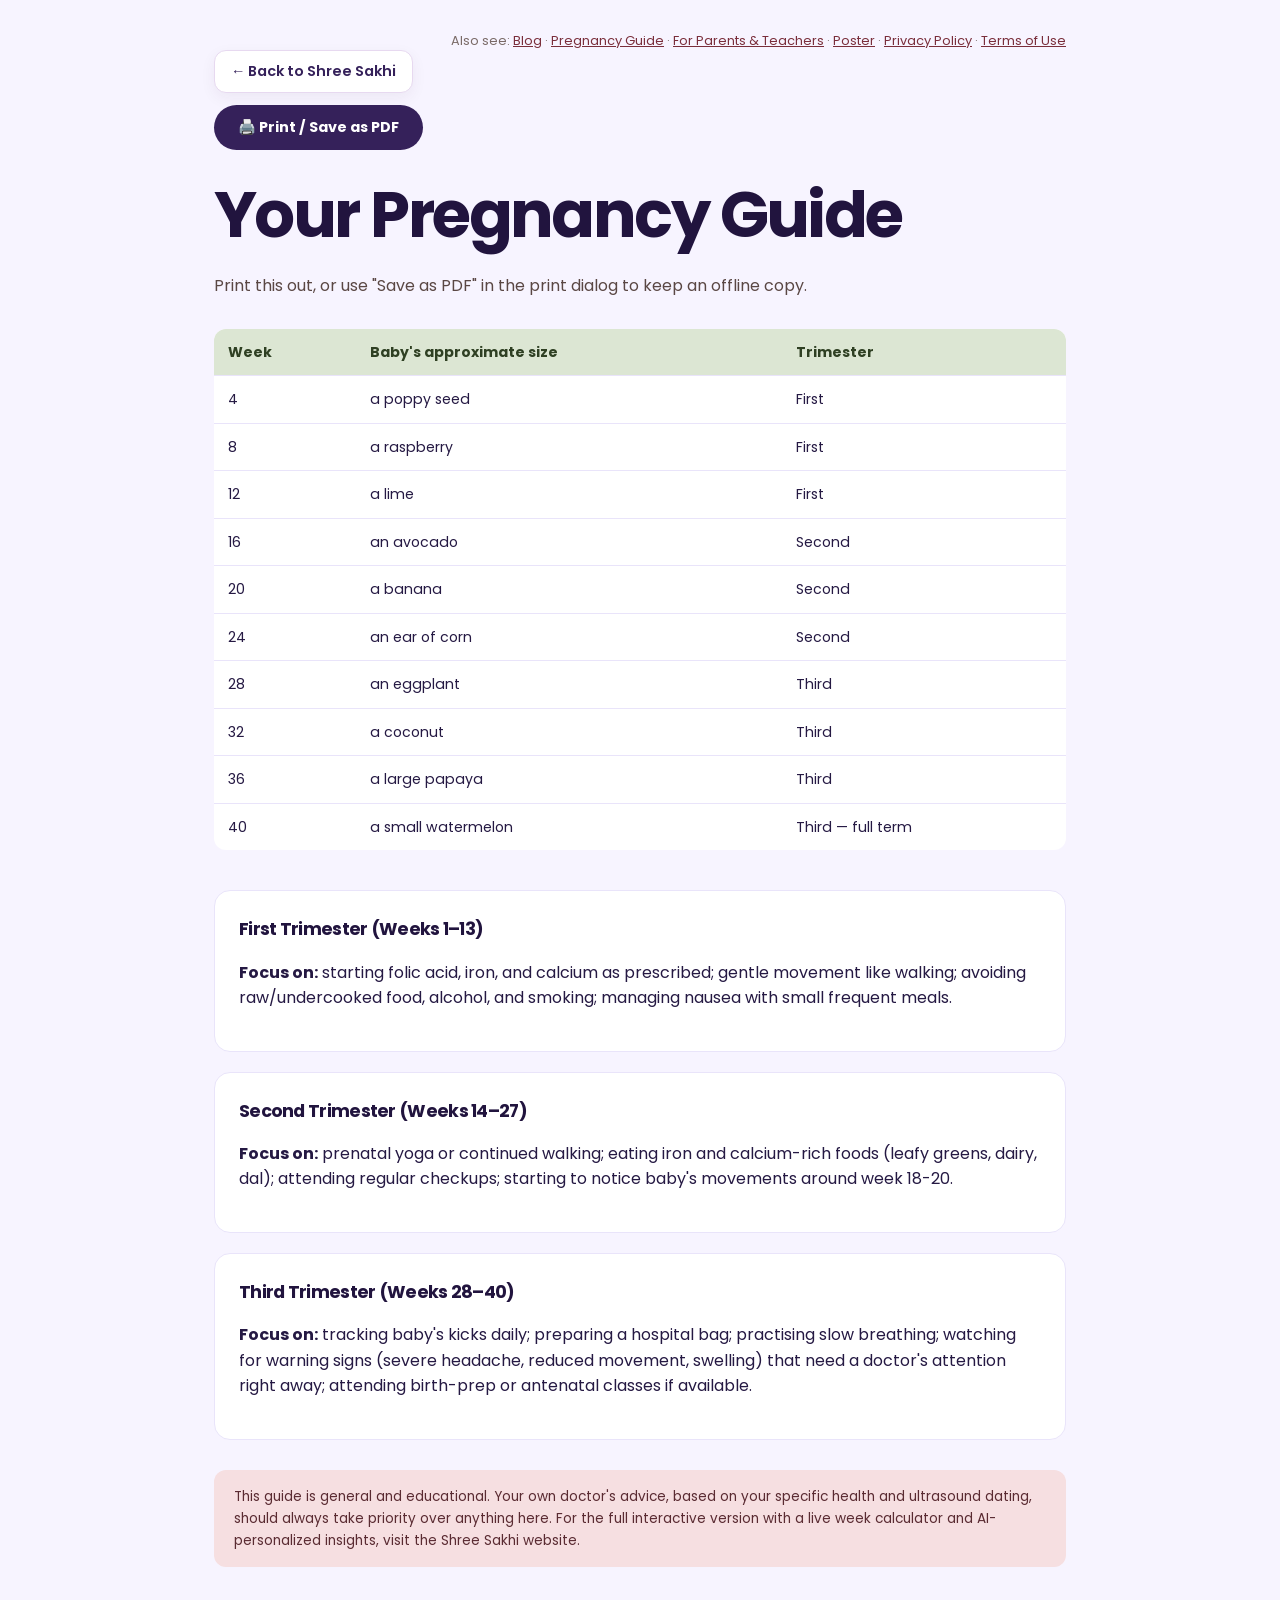
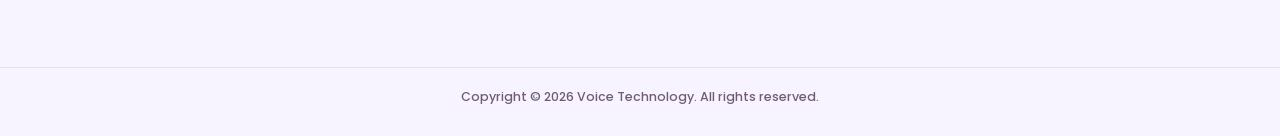
<file: pregnancy-guide.html>
<!DOCTYPE html>
<html lang="en">
<head>
<meta charset="UTF-8">
<meta name="viewport" content="width=device-width, initial-scale=1.0">
<title>Printable Pregnancy Guide — Shree Sakhi</title>
<meta name="description" content="A printable, downloadable pregnancy week-by-week and trimester guide from Shree Sakhi. Save as PDF or print for offline use.">
<link rel="icon" type="image/svg+xml" href="shree-sakhi-icon.svg">
<link rel="preconnect" href="https://fonts.googleapis.com">
<link href="https://fonts.googleapis.com/css2?family=Fraunces:ital,opsz,wght@0,9..144,400;0,9..144,600&family=Poppins:wght@300;400;500;600;700&display=swap" rel="stylesheet">
<style>
  :root{
    --maroon:#7A2E3B; --maroon-deep:#511D26; --gold:#C9973F; --cream:#FBF2E7;
    --cream-deep:#F3E4D0; --ink:#2B1B1A; --paper:#FFFDF9; --sage-light:#DCE6D3;
  }
  *{box-sizing:border-box;}
  body{margin:0;background:var(--cream);color:var(--ink);font-family:'Poppins',sans-serif;line-height:1.6;}
  h1,h2{font-family:'Fraunces',serif;color:var(--maroon-deep);}
  .wrap{max-width:820px;margin:0 auto;padding:40px 24px 100px;}
  .toolbar{display:flex;justify-content:space-between;align-items:center;margin-bottom:30px;flex-wrap:wrap;gap:12px;}
  .back{color:var(--maroon);font-weight:600;text-decoration:none;font-size:.9rem;}
  .printbtn{
    background:var(--maroon);color:#fff;border:none;padding:12px 24px;border-radius:24px;
    font-weight:700;cursor:pointer;font-family:'Poppins',sans-serif;font-size:.9rem;
  }
  h1{font-size:1.9rem;margin-bottom:4px;}
  .subtitle{color:#5a4744;margin-bottom:30px;}
  table{width:100%;border-collapse:collapse;margin-bottom:40px;background:var(--paper);border-radius:12px;overflow:hidden;}
  th,td{padding:12px 14px;text-align:left;border-bottom:1px solid var(--cream-deep);font-size:.88rem;}
  th{background:var(--sage-light);color:#2f4023;font-weight:700;}
  tr:last-child td{border-bottom:none;}
  .trisection{background:var(--paper);border-radius:16px;padding:24px;margin-bottom:20px;border:1px solid var(--cream-deep);}
  .trisection h2{font-size:1.1rem;margin-top:0;}
  .disclaimer{background:#F6DFE1;border-radius:12px;padding:16px 20px;font-size:.85rem;color:#5a2b32;margin-top:30px;}

  @media print{
    .toolbar{display:none;}
    body{background:#fff;}
    .trisection, table{box-shadow:none;border:1px solid #ccc;}
  }
</style>
<link rel="stylesheet" href="refresh-pages.css">
<link rel="stylesheet" href="atelier.css">
<link rel="stylesheet" href="genz-3d.css">
</head>
<body>
<div class="wrap">
  <div class="toolbar">
    <a href="index.html" class="back">← Back to Shree Sakhi</a>
  <p style="font-size:.8rem;color:#7a6a67;margin-top:-20px;margin-bottom:40px;">
    Also see: <a href="blog.html" style="color:#7A2E3B;">Blog</a> ·
    <a href="pregnancy-guide.html" style="color:#7A2E3B;">Pregnancy Guide</a> ·
    <a href="parents.html" style="color:#7A2E3B;">For Parents & Teachers</a> ·
    <a href="poster.html" style="color:#7A2E3B;">Poster</a> ·
    <a href="privacy.html" style="color:#7A2E3B;">Privacy Policy</a> ·
    <a href="terms.html" style="color:#7A2E3B;">Terms of Use</a>
  </p>

    <button class="printbtn" onclick="window.print()">🖨️ Print / Save as PDF</button>
  </div>

  <h1>Your Pregnancy Guide</h1>
  <p class="subtitle">Print this out, or use "Save as PDF" in the print dialog to keep an offline copy.</p>

  <table>
    <tr><th>Week</th><th>Baby's approximate size</th><th>Trimester</th></tr>
    <tr><td>4</td><td>a poppy seed</td><td>First</td></tr>
    <tr><td>8</td><td>a raspberry</td><td>First</td></tr>
    <tr><td>12</td><td>a lime</td><td>First</td></tr>
    <tr><td>16</td><td>an avocado</td><td>Second</td></tr>
    <tr><td>20</td><td>a banana</td><td>Second</td></tr>
    <tr><td>24</td><td>an ear of corn</td><td>Second</td></tr>
    <tr><td>28</td><td>an eggplant</td><td>Third</td></tr>
    <tr><td>32</td><td>a coconut</td><td>Third</td></tr>
    <tr><td>36</td><td>a large papaya</td><td>Third</td></tr>
    <tr><td>40</td><td>a small watermelon</td><td>Third — full term</td></tr>
  </table>

  <div class="trisection">
    <h2>First Trimester (Weeks 1–13)</h2>
    <p><strong>Focus on:</strong> starting folic acid, iron, and calcium as prescribed; gentle movement like walking; avoiding raw/undercooked food, alcohol, and smoking; managing nausea with small frequent meals.</p>
  </div>

  <div class="trisection">
    <h2>Second Trimester (Weeks 14–27)</h2>
    <p><strong>Focus on:</strong> prenatal yoga or continued walking; eating iron and calcium-rich foods (leafy greens, dairy, dal); attending regular checkups; starting to notice baby's movements around week 18-20.</p>
  </div>

  <div class="trisection">
    <h2>Third Trimester (Weeks 28–40)</h2>
    <p><strong>Focus on:</strong> tracking baby's kicks daily; preparing a hospital bag; practising slow breathing; watching for warning signs (severe headache, reduced movement, swelling) that need a doctor's attention right away; attending birth-prep or antenatal classes if available.</p>
  </div>

  <div class="disclaimer">
    This guide is general and educational. Your own doctor's advice, based on your specific health and ultrasound dating, should always take priority over anything here. For the full interactive version with a live week calculator and AI-personalized insights, visit the Shree Sakhi website.
  </div>
</div>
<footer class="copyright-simple">Copyright © 2026 Voice Technology. All rights reserved.</footer>
</body>
</html>
</file>
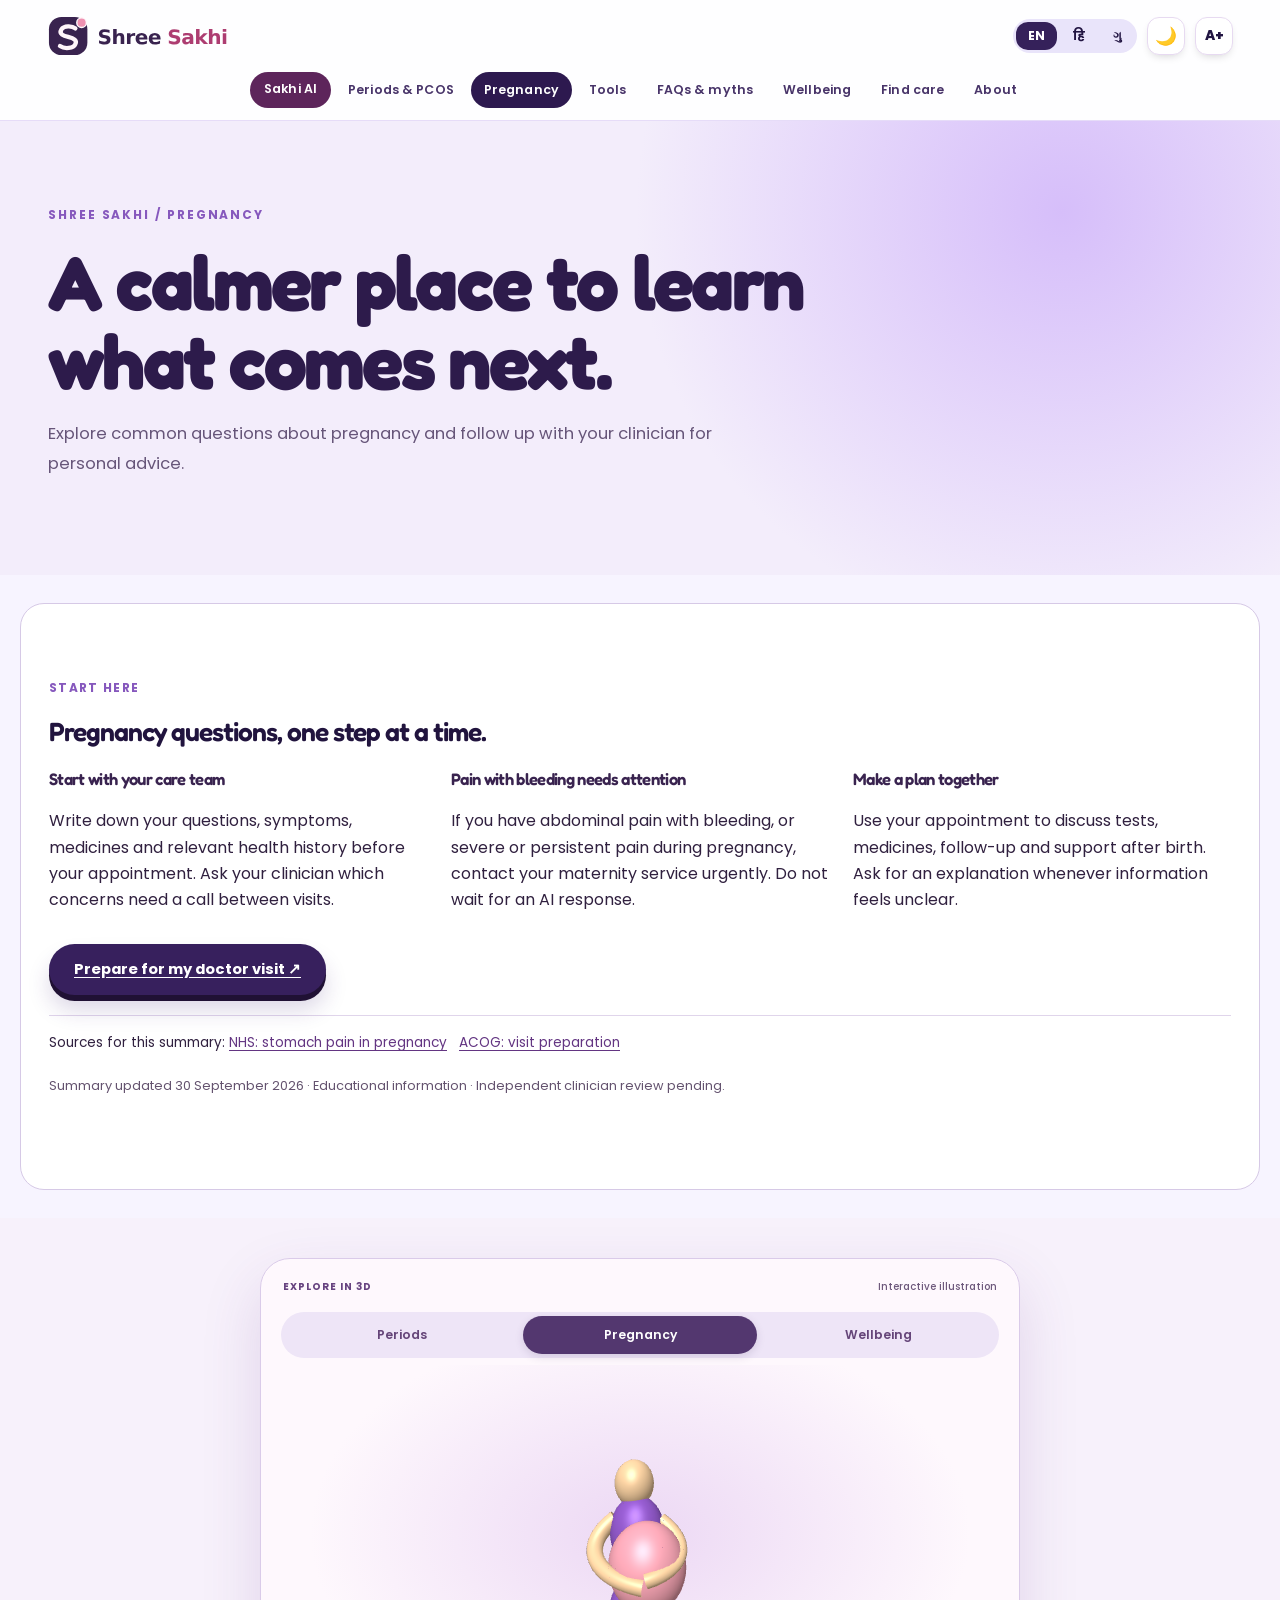
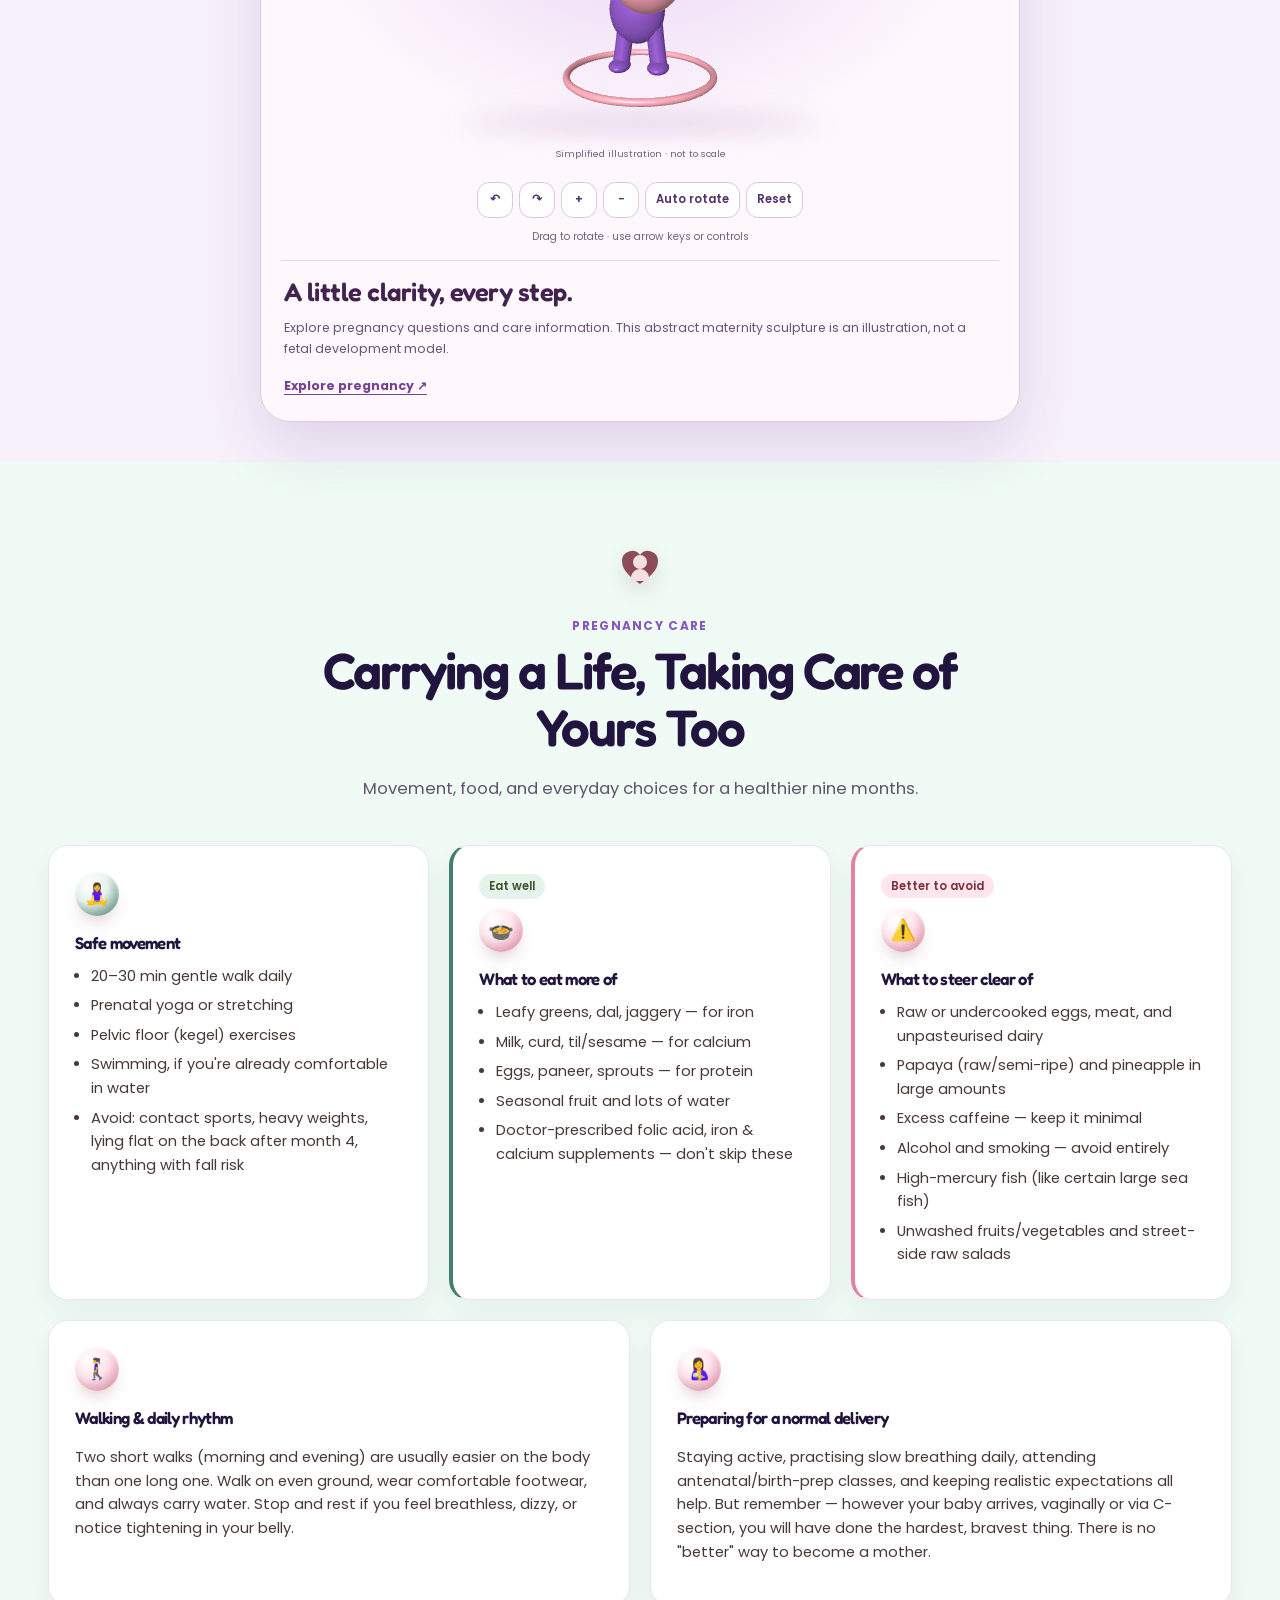
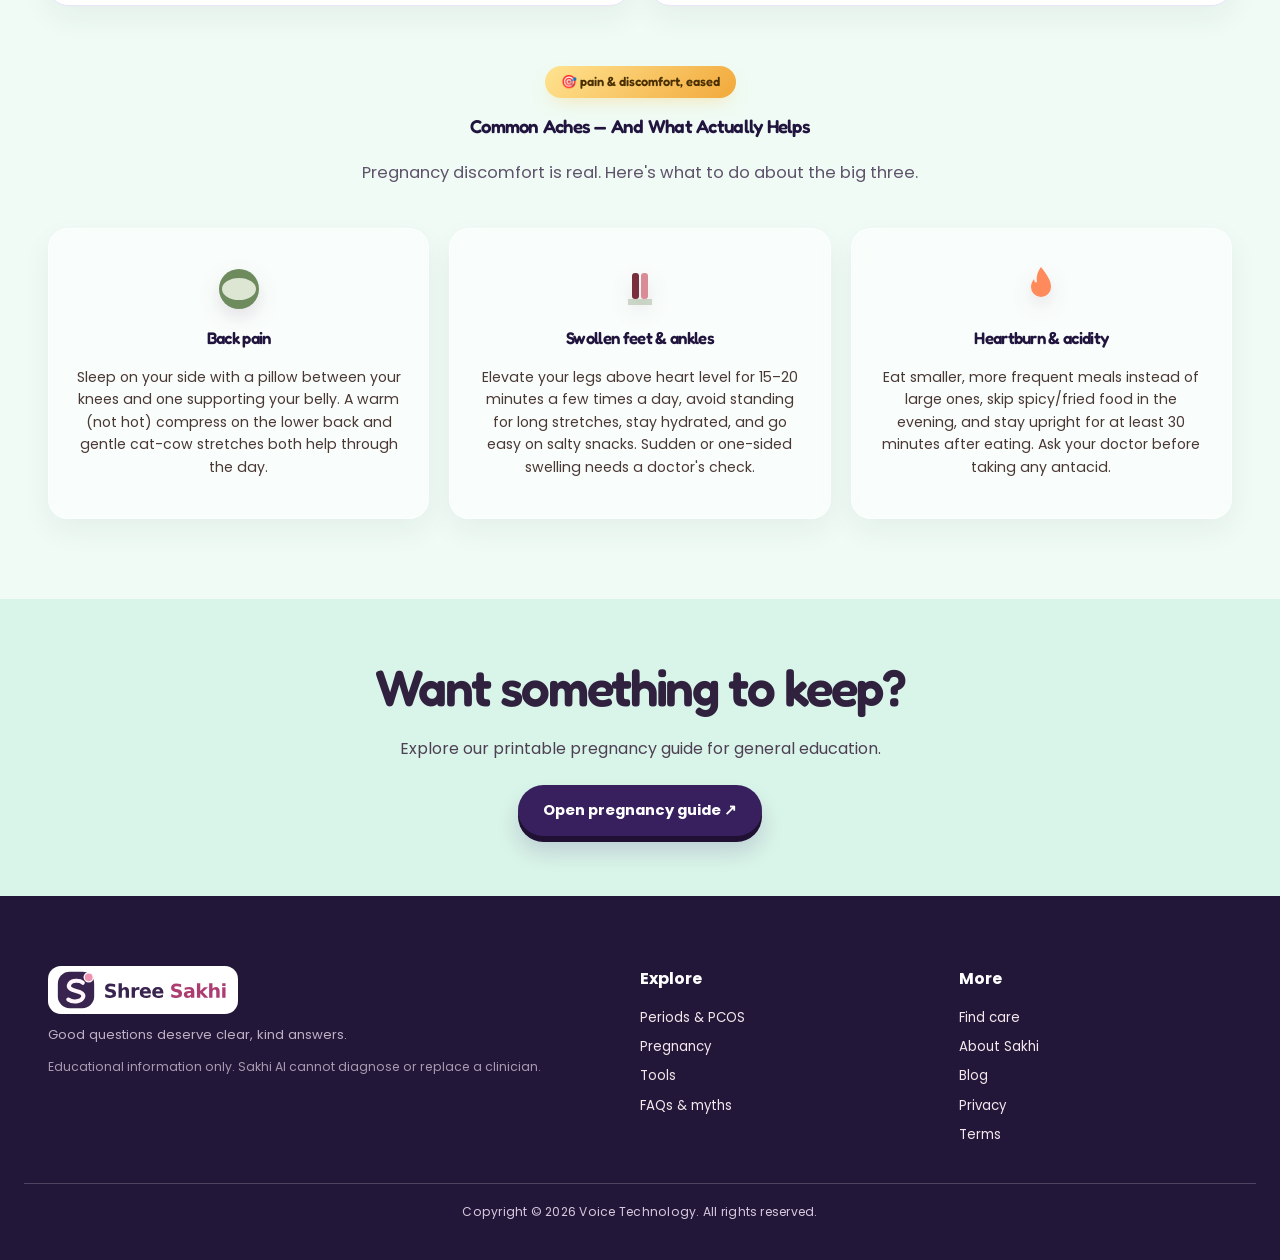
<file: pregnancy.html>
<!DOCTYPE html>
<html lang="en">
<head>
<meta charset="UTF-8">
<meta name="viewport" content="width=device-width, initial-scale=1.0">
<title>Pregnancy — Shree Sakhi</title>
<meta name="description" content="Explore common questions about pregnancy and follow up with your clinician for personal advice.">
<meta name="keywords" content="periods help India, PCOD symptoms, PCOS treatment, pregnancy care India, late period pregnancy, menstrual health, women health helpline India, period tracker, Shree Sakhi">
<meta name="author" content="Shree Sakhi">
<link rel="canonical" href="https://shreesakhiiiii.vercel.app/pregnancy.html">

<!-- Open Graph (Facebook, WhatsApp, Instagram link previews) -->
<meta property="og:type" content="website">
<meta property="og:title" content="Pregnancy — Shree Sakhi">
<meta property="og:description" content="Judgement-free answers on periods, PCOD, and pregnancy for girls and women in India. FAQs, trackers, an AI voice assistant, and verified helplines.">
<meta property="og:url" content="https://shreesakhiiiii.vercel.app/pregnancy.html">
<meta property="og:site_name" content="Shree Sakhi">
<meta property="og:locale" content="en_IN">

<!-- Twitter Card -->
<meta name="twitter:card" content="summary">
<meta name="twitter:title" content="Pregnancy — Shree Sakhi">
<meta name="twitter:description" content="Judgement-free answers on periods, PCOD, and pregnancy for girls and women in India.">

<link rel="icon" type="image/svg+xml" href="shree-sakhi-icon.svg">
<link rel="manifest" href="manifest.json">
<meta name="theme-color" content="#7A2E3B">
<meta name="apple-mobile-web-app-capable" content="yes">
<meta name="apple-mobile-web-app-status-bar-style" content="black-translucent">
<meta name="apple-mobile-web-app-title" content="Shree Sakhi">
<link rel="preconnect" href="https://fonts.googleapis.com">
<link href="https://fonts.googleapis.com/css2?family=Fraunces:ital,opsz,wght@0,9..144,400;0,9..144,600;1,9..144,500&family=Poppins:wght@300;400;500;600;700&family=Fredoka:wght@500;600;700&display=swap" rel="stylesheet">

<!--
  PRIVACY-FRIENDLY ANALYTICS (Plausible — no cookies, no personal data collected, GDPR-safe)
  1. Sign up free at https://plausible.io (or self-host — see plausible.io/docs/self-hosting)
  2. Add your real domain there
  3. Your domain (shreesakhiiiii.vercel.app) is already filled in below —
  4. Uncomment the script tag
  Until then, this stays commented out and collects nothing.
-->
<!-- <script defer data-domain="shreesakhiiiii.vercel.app" src="https://plausible.io/js/script.js"></script> -->

<style>
  :root{
    --maroon:#7A2E3B;
    --maroon-deep:#511D26;
    --gold:#C9973F;
    --gold-light:#E8C77E;
    --cream:#FBF2E7;
    --cream-deep:#F3E4D0;
    --sage:#6E8B5E;
    --sage-light:#DCE6D3;
    --rose:#D98B96;
    --rose-light:#F6DFE1;
    --ink:#2B1B1A;
    --paper:#FFFDF9;
    --on-dark-band:#FBF2E7; /* constant light text color for maroon/dark bands — never changes with theme */
  }
  *{box-sizing:border-box;}

  /* ---------- ACCESSIBILITY ---------- */
  a:focus-visible, button:focus-visible, input:focus-visible, select:focus-visible, textarea:focus-visible{
    outline:3px solid var(--gold) !important;
    outline-offset:2px;
  }
  [data-theme="dark"] a:focus-visible, [data-theme="dark"] button:focus-visible,
  [data-theme="dark"] input:focus-visible, [data-theme="dark"] select:focus-visible{
    outline-color:#F5D9A8 !important;
  }
  .sr-only{
    position:absolute;width:1px;height:1px;padding:0;margin:-1px;overflow:hidden;
    clip:rect(0,0,0,0);white-space:nowrap;border:0;
  }
  html.text-large{font-size:112.5%;} /* scales every rem-based size up ~12% site-wide */
  .a11y-toggle{
    width:38px;height:38px;border-radius:50%;border:1.5px solid var(--cream-deep);background:var(--paper);
    cursor:pointer;font-size:.85rem;font-weight:800;display:flex;align-items:center;justify-content:center;
    box-shadow:0 4px 10px -4px rgba(0,0,0,0.2);color:var(--maroon-deep);
  }
  [data-theme="dark"] .a11y-toggle{background:#241922;border-color:#3a2830;color:#EDE3DD;}
  .faq-listen-btn{
    display:inline-flex;align-items:center;gap:6px;margin-top:12px;background:var(--sage-light);
    color:#2f4023;border:none;padding:7px 14px;border-radius:18px;font-size:.78rem;font-weight:700;
    cursor:pointer;font-family:'Poppins',sans-serif;
  }
  .faq-listen-btn:hover{background:#c9dab8;}
  [data-theme="dark"] .faq-listen-btn{background:#20301f;color:#cfe8c9;}

  .tip-of-day-wrap{max-width:1080px;margin:0 auto;padding:0 24px 50px;position:relative;z-index:1;}
  .tip-of-day{
    max-width:640px;margin:0 auto;background:linear-gradient(135deg,var(--gz-sun),#f2a93b);
    border-radius:20px;padding:20px 26px;text-align:center;box-shadow:0 16px 32px -16px rgba(255,200,87,0.5);
  }
  .tip-badge{font-family:'Fredoka',sans-serif;font-weight:700;font-size:.78rem;color:#4a2f00;display:block;margin-bottom:6px;}
  .tip-of-day p{margin:0;color:#3d2600;font-weight:500;font-size:.95rem;}

  .faq-feedback{display:flex;align-items:center;gap:8px;margin-top:12px;flex-wrap:wrap;}
  .faq-feedback-label{font-size:.78rem;color:#7a6a67;}
  .faq-fb-btn{
    background:var(--cream-deep);border:none;border-radius:50%;width:32px;height:32px;
    cursor:pointer;font-size:.95rem;transition:transform .15s;
  }
  .faq-fb-btn:hover{transform:scale(1.15);}
  .faq-fb-btn:disabled{opacity:.4;cursor:default;transform:none;}
  .faq-fb-thanks{font-size:.78rem;color:#3d5230;font-weight:600;}
  [data-theme="dark"] .faq-fb-btn{background:#3a2830;}
  [data-theme="dark"] .faq-feedback-label{color:#a89a95;}
  html{scroll-behavior:smooth;}
  @media(max-width:768px){
    /* iOS Safari zooms the whole page in if a focused input's font is under 16px — this keeps every field at a safe size on phones/tablets without changing how they look on desktop */
    input, select, textarea{font-size:16px !important;}
  }
  body{
    margin:0;
    background:var(--cream);
    color:var(--ink);
    font-family:'Poppins',sans-serif;
    line-height:1.6;
  }
  h1,h2,h3,h4{
    font-family:'Fraunces',serif;
    margin:0 0 .4em 0;
    font-weight:600;
    color:var(--maroon-deep);
  }
  a{color:inherit;}
  .eyebrow{
    font-size:.72rem;
    letter-spacing:.16em;
    text-transform:uppercase;
    color:var(--maroon);
    font-weight:600;
    margin-bottom:.6em;
    display:inline-block;
  }
  .container{max-width:1080px;margin:0 auto;padding:0 24px;}
  /* ---------- NAV ---------- */
  nav{
    position:sticky;top:0;z-index:50;
    background:rgba(251,242,231,0.92);
    backdrop-filter:blur(8px);
    border-bottom:1px solid var(--cream-deep);
  }
  .navwrap{
    max-width:1080px;margin:0 auto;padding:14px 24px 10px;
    display:flex;align-items:center;justify-content:space-between;
    flex-wrap:wrap;gap:10px;
  }
  .nav-controls{display:flex;align-items:center;gap:10px;flex-shrink:0;}

  .hamburger{
    display:none;width:38px;height:38px;border-radius:10px;border:1.5px solid var(--cream-deep);
    background:var(--paper);cursor:pointer;flex-direction:column;align-items:center;justify-content:center;
    gap:4px;
  }
  .hamburger span{width:18px;height:2px;background:var(--maroon-deep);border-radius:2px;transition:transform .25s, opacity .25s;}
  .hamburger.open span:nth-child(1){transform:translateY(6px) rotate(45deg);}
  .hamburger.open span:nth-child(2){opacity:0;}
  .hamburger.open span:nth-child(3){transform:translateY(-6px) rotate(-45deg);}
  [data-theme="dark"] .hamburger{background:#241922;border-color:#3a2830;}
  [data-theme="dark"] .hamburger span{background:#F2E3D5;}

  @media(max-width:820px){
    .hamburger{display:flex;}
    .navlinks-row{
      max-height:0;overflow:hidden;padding:0 24px;transition:max-height .3s ease, padding .3s ease;
    }
    .navlinks-row.open{max-height:600px;padding:0 24px 16px;}
    .navlinks{flex-direction:column;align-items:center;gap:4px;width:100%;}
    .navlinks a{width:100%;text-align:center;padding:10px 0;border-bottom:1px solid var(--cream-deep);}
    .navlinks a:last-child{border-bottom:none;}
    [data-theme="dark"] .navlinks a{border-bottom-color:#3a2830;}
  }
  .navlinks-row{
    max-width:1080px;margin:0 auto;padding:0 24px 14px;
  }
  .navlinks{display:flex;gap:8px 20px;flex-wrap:wrap;justify-content:center;}
  .brand{display:flex;align-items:center;gap:10px;flex-shrink:0;}
  .brand .mark{width:34px;height:34px;flex-shrink:0;}
  .brand-text{font-family:'Fraunces',serif;font-weight:600;font-size:1.25rem;color:var(--maroon-deep);}
  .brand-text span{color:var(--gold);}
  .navlinks a{
    font-size:.85rem;font-weight:500;text-decoration:none;color:var(--maroon-deep);
    padding:6px 2px;border-bottom:2px solid transparent;transition:border-color .2s;
  }
  .navlinks a:hover{border-color:var(--gold);}
  /* ---------- HERO ---------- */
  .hero{
    position:relative;
    padding:78px 24px 60px;
    overflow:hidden;
    background:
      radial-gradient(circle at 88% 12%, var(--rose-light) 0%, transparent 42%),
      radial-gradient(circle at 8% 90%, var(--sage-light) 0%, transparent 40%);
  }
  .hero-inner{max-width:1080px;margin:0 auto;display:grid;grid-template-columns:1.15fr .85fr;gap:48px;align-items:center;}
  @media(max-width:820px){.hero-inner{grid-template-columns:1fr;}}
  .letter{
    background:var(--paper);
    border-radius:4px;
    padding:38px 40px;
    box-shadow:0 18px 40px -18px rgba(81,29,38,0.35);
    border-left:5px solid var(--gold);
  }
  .letter h1{font-size:2.35rem;line-height:1.18;}
  .letter p{font-size:1.02rem;color:#4a3835;}
  .letter .sign{
    margin-top:22px;font-family:'Fraunces',serif;font-style:italic;color:var(--maroon);font-size:1.05rem;
  }
  .heroart{display:flex;justify-content:center;}
  .cta-row{display:flex;gap:14px;margin-top:26px;flex-wrap:wrap;}
  .btn{
    display:inline-block;padding:13px 26px;border-radius:30px;font-weight:600;font-size:.92rem;
    text-decoration:none;cursor:pointer;border:none;transition:transform .15s, box-shadow .15s;
  }
  .btn-primary{background:var(--maroon);color:var(--on-dark-band);}
  .btn-primary:hover{transform:translateY(-2px);box-shadow:0 10px 20px -8px rgba(122,46,59,0.55);}
  .btn-ghost{background:transparent;border:1.5px solid var(--maroon);color:var(--maroon-deep);}
  .btn-ghost:hover{background:var(--maroon);color:var(--on-dark-band);}
  /* divider motif */
  .divider{display:flex;align-items:center;justify-content:center;gap:10px;margin:0 auto 10px;width:fit-content;}
  .divider svg{display:block;}
  /* ---------- SECTION shell ---------- */
  section{padding:70px 24px;}
  .section-head{text-align:center;max-width:640px;margin:0 auto 44px;}
  .section-head p{color:#5a4744;font-size:1rem;}
  .band-cream{background:var(--cream);}
  .band-paper{background:var(--paper);}
  .band-maroon{background:linear-gradient(180deg,var(--maroon-deep),var(--maroon));color:var(--on-dark-band);}
  .band-maroon h2, .band-maroon h3{color:var(--on-dark-band);}
  .band-sage{background:linear-gradient(180deg,#f6f8f2,var(--sage-light));}
  /* ---------- FAQ ---------- */
  .tabbar{display:flex;justify-content:center;gap:10px;margin-bottom:36px;flex-wrap:wrap;}
  .tabbtn{
    padding:10px 22px;border-radius:24px;border:1.5px solid var(--maroon);
    background:transparent;color:var(--maroon-deep);font-weight:600;font-size:.88rem;
    cursor:pointer;font-family:'Poppins',sans-serif;transition:all .2s;
  }
  .tabbtn.active{background:var(--maroon);color:var(--on-dark-band);}
  .faqgroup{display:none;max-width:780px;margin:0 auto;}
  .faqgroup.active{display:block;}
  .faq-cat{
    font-size:.78rem;letter-spacing:.1em;text-transform:uppercase;color:var(--gold);
    font-weight:700;margin:30px 0 12px;
  }
  .faq-cat:first-child{margin-top:0;}
  .accordion-item{
    background:var(--paper);border:1px solid var(--cream-deep);border-radius:12px;
    margin-bottom:10px;overflow:hidden;
  }
  .accordion-q{
    width:100%;text-align:left;background:none;border:none;padding:18px 22px;
    font-family:'Poppins',sans-serif;font-weight:600;font-size:.96rem;color:var(--ink);
    display:flex;justify-content:space-between;align-items:center;gap:14px;cursor:pointer;
  }
  .accordion-q .plus{font-size:1.3rem;color:var(--maroon);transition:transform .25s;flex-shrink:0;}
  .accordion-item.open .plus{transform:rotate(45deg);}
  .accordion-a{
    max-height:0;overflow:hidden;transition:max-height .3s ease;
    padding:0 22px;font-size:.93rem;color:#4a3835;
  }
  .accordion-item.open .accordion-a{max-height:600px;padding:0 22px 20px;}
  /* ---------- CARD GRID ---------- */
  .grid3{display:grid;grid-template-columns:repeat(3,1fr);gap:20px;}
  @media(max-width:1024px){.grid3{grid-template-columns:repeat(2,1fr);}}
  .grid2{display:grid;grid-template-columns:repeat(2,1fr);gap:20px;}
  @media(max-width:760px){.grid3{grid-template-columns:1fr;}.grid2{grid-template-columns:1fr;}}
  .card{
    background:var(--paper);border-radius:14px;padding:26px;border:1px solid var(--cream-deep);
  }
  .card h4{font-size:1.05rem;margin-bottom:.5em;}
  .card ul{margin:0;padding-left:1.1em;font-size:.92rem;color:#4a3835;}
  .card ul li{margin-bottom:6px;}
  .icon-badge{
    width:44px;height:44px;border-radius:50%;display:flex;align-items:center;justify-content:center;
    background:var(--rose-light);font-size:1.3rem;margin-bottom:14px;
  }
  .card.sage .icon-badge{background:var(--sage-light);}
  .card.gold .icon-badge{background:#F5E7C6;}
  /* two-column avoid/do lists */
  .dolist{border-left:4px solid var(--sage);}
  .avoidlist{border-left:4px solid var(--rose);}
  .tag{
    display:inline-block;background:var(--sage-light);color:#3d5230;font-size:.72rem;
    padding:3px 10px;border-radius:20px;font-weight:600;margin-bottom:10px;
  }
  .tag.avoid{background:var(--rose-light);color:#7a3038;}
  /* mood grid small cards */
  .moodcard{
    background:var(--paper);border-radius:14px;padding:20px;border:1px solid var(--cream-deep);
    text-align:center;
  }
  .moodcard .emoji{font-size:1.8rem;margin-bottom:8px;}
  .moodcard h4{font-size:.95rem;margin-bottom:6px;}
  .moodcard p{font-size:.82rem;color:#5a4744;margin:0;}
  /* find doctor */
  .finder-box{
    background:var(--paper);border-radius:18px;padding:34px;max-width:640px;margin:0 auto;
    box-shadow:0 20px 40px -22px rgba(81,29,38,0.3);
  }
  .finder-row{display:flex;gap:10px;flex-wrap:wrap;}
  .finder-row input{
    flex:1;min-width:200px;padding:13px 16px;border-radius:10px;border:1.5px solid var(--cream-deep);
    font-family:'Poppins',sans-serif;font-size:.95rem;
  }
  .finder-row input:focus{outline:none;border-color:var(--gold);}
  .quickpicks{display:flex;gap:8px;flex-wrap:wrap;margin-top:14px;}
  .chip{
    padding:6px 14px;border-radius:20px;background:var(--sage-light);color:#3d5230;
    font-size:.8rem;font-weight:600;border:none;cursor:pointer;
  }
  .helpline-strip{
    display:grid;grid-template-columns:repeat(5,1fr);gap:14px;max-width:1000px;margin:40px auto 0;
  }
  @media(max-width:820px){.helpline-strip{grid-template-columns:repeat(2,1fr);}}
  .helpline-card{
    background:rgba(255,255,255,0.08);border:1px solid rgba(255,255,255,0.18);border-radius:14px;
    padding:18px;text-align:center;
  }
  .helpline-card .num{font-family:'Fraunces',serif;font-size:1.7rem;font-weight:600;color:var(--gold-light);}
  .helpline-card .lbl{font-size:.78rem;opacity:.85;margin-top:4px;}
  /* footer */
  footer{background:var(--maroon-deep);color:var(--on-dark-band);padding:40px 24px 30px;text-align:center;}
  footer p{font-size:.82rem;opacity:.8;max-width:640px;margin:8px auto;}
  .disclaimer{
    background:var(--cream-deep);border-radius:12px;padding:16px 20px;font-size:.82rem;
    color:#5a4744;max-width:780px;margin:30px auto 0;text-align:center;
  }
  @media(max-width:600px){
    .letter{padding:26px 22px;}
    .letter h1{font-size:1.7rem;}
    section{padding:50px 18px;}
    .helpline-strip{grid-template-columns:repeat(2,1fr) !important;gap:10px;}
    .helpline-card .num{font-size:1.4rem;}
    .voicewidget.premium{padding:18px;}
    .mic-wrap{width:100px;height:100px;}
    .micbtn{width:88px;height:88px;font-size:1.8rem;}
    .vw-thread{max-height:260px;}
    .vw-bubble{max-width:90%;font-size:.86rem;}
    .kickbig{width:120px;height:120px;font-size:1rem;}
    .finder-row{flex-direction:column;align-items:stretch;}
    .finder-row input{min-width:0;}
    .voice-typed{flex-direction:column;}
    .voice-typed button{width:100%;}
    .cta-row{flex-direction:column;align-items:stretch;}
    .cta-row .btn{width:100%;text-align:center;}
    .quickpicks{justify-content:center;}
  }
  @media(max-width:400px){
    .helpline-strip{grid-template-columns:1fr !important;}
    .grid3, .grid2{gap:14px;}
    .navwrap{padding:12px 16px 8px;}
    .navlinks-row{padding:0 16px 12px;}
  }
  /* Larger desktop/PC screens: keep line lengths readable, don't stretch content edge to edge */
  @media(min-width:1400px){
    .container{max-width:1180px;}
    .hero-inner, .navwrap, .navlinks-row{max-width:1180px;}
  }

  /* ---------- LANGUAGE SWITCH ---------- */
  .langswitch{display:flex;gap:4px;background:var(--cream-deep);border-radius:20px;padding:3px;}
  .langswitch button{
    border:none;background:transparent;padding:5px 12px;border-radius:16px;font-size:.76rem;
    font-weight:700;cursor:pointer;color:var(--maroon-deep);font-family:'Poppins',sans-serif;
  }
  .langswitch button.active{background:var(--maroon);color:var(--on-dark-band);}

  /* ---------- TOOLS ---------- */
  .toolbar{display:flex;justify-content:center;gap:8px;margin-bottom:32px;flex-wrap:wrap;}
  .toolbtn{
    padding:9px 16px;border-radius:20px;border:1.5px solid var(--sage);background:transparent;
    color:#3d5230;font-weight:600;font-size:.8rem;cursor:pointer;font-family:'Poppins',sans-serif;
  }
  .toolbtn.active{background:var(--sage);color:#fff;}
  .toolpanel{display:none;max-width:680px;margin:0 auto;}
  .toolpanel.active{display:block;}
  .tool-card{background:var(--paper);border:1px solid var(--cream-deep);border-radius:16px;padding:28px;}
  .tool-card label{display:block;font-size:.82rem;font-weight:600;color:var(--maroon-deep);margin:14px 0 6px;}
  .tool-card input, .tool-card select{
    width:100%;padding:11px 14px;border-radius:8px;border:1.5px solid var(--cream-deep);
    font-family:'Poppins',sans-serif;font-size:.92rem;
  }
  .tool-card input:focus, .tool-card select:focus{outline:none;border-color:var(--gold);}
  .tool-result{
    margin-top:18px;padding:16px 18px;background:var(--sage-light);border-radius:12px;
    font-size:.9rem;color:#2f4023;display:none;
  }
  .tool-result.show{display:block;}
  .tool-result strong{color:var(--maroon-deep);font-family:'Fraunces',serif;font-size:1.1rem;}
  .mini-note{font-size:.78rem;color:#7a6a67;margin-top:10px;}

  .ai-insight-box{
    margin-top:24px;padding-top:20px;border-top:1px dashed var(--cream-deep);
  }
  .ai-insight-box h4{font-size:.95rem;margin-bottom:4px;}
  .stat-row{display:grid;grid-template-columns:repeat(3,1fr);gap:10px;margin-top:12px;}
  .stat-row label{font-size:.72rem;margin:0 0 4px;}
  .stat-row input{padding:9px 10px;font-size:.85rem;}
  @media(max-width:520px){.stat-row{grid-template-columns:1fr;}}
  .ai-insight-result{
    display:none;margin-top:16px;padding:16px 18px;border-radius:14px;font-size:.9rem;line-height:1.55;
    background:linear-gradient(135deg,var(--rose-light),var(--sage-light));color:var(--ink);
  }
  .ai-insight-result.show{display:block;}
  .ai-insight-result .ai-loading{display:inline-flex;gap:4px;}
  .ai-insight-result .ai-loading span{
    width:6px;height:6px;border-radius:50%;background:var(--maroon);opacity:.5;animation:typingDot 1.2s ease-in-out infinite;
  }
  .ai-insight-result .ai-loading span:nth-child(2){animation-delay:.2s;}
  .ai-insight-result .ai-loading span:nth-child(3){animation-delay:.4s;}
  [data-theme="dark"] .ai-insight-box{border-top-color:#3a2830;}
  [data-theme="dark"] .ai-insight-result{background:linear-gradient(135deg,#3a2430,#1c2a20);color:#EDE3DD;}
  .checklist label{
    display:flex;align-items:flex-start;gap:10px;font-size:.88rem;font-weight:400;color:var(--ink);
    margin-bottom:10px;cursor:pointer;
  }
  .checklist input[type="checkbox"]{width:auto;margin-top:3px;}
  .kickbtn-wrap{text-align:center;padding:20px 0;}
  .kickbig{
    width:140px;height:140px;border-radius:50%;background:var(--rose);color:#fff;border:none;
    font-family:'Fraunces',serif;font-size:1.1rem;font-weight:600;cursor:pointer;box-shadow:0 12px 24px -10px rgba(217,139,150,.6);
  }
  .kickbig:active{transform:scale(.96);}
  .kickstats{display:flex;justify-content:center;gap:26px;margin-top:18px;}
  .kickstats div{text-align:center;}
  .kickstats .kn{font-family:'Fraunces',serif;font-size:1.6rem;color:var(--maroon-deep);}
  .kickstats .kl{font-size:.74rem;color:#7a6a67;}

  /* ---------- FLIP CARDS (myths) ---------- */
  .flipgrid{display:grid;grid-template-columns:repeat(2,1fr);gap:18px;}
  @media(max-width:700px){.flipgrid{grid-template-columns:1fr;}}
  .flipcard{perspective:1200px;height:180px;cursor:pointer;}
  .flipinner{position:relative;width:100%;height:100%;transition:transform .5s;transform-style:preserve-3d;}
  .flipcard.flipped .flipinner{transform:rotateY(180deg);}
  .flipface{
    position:absolute;inset:0;backface-visibility:hidden;border-radius:14px;padding:22px;
    display:flex;flex-direction:column;justify-content:center;
  }
  .flipfront{background:var(--rose-light);border:1px solid var(--rose);}
  .flipback{background:var(--sage-light);border:1px solid var(--sage);transform:rotateY(180deg);}
  .flipface .tag2{font-size:.7rem;font-weight:700;letter-spacing:.08em;text-transform:uppercase;margin-bottom:8px;}
  .flipfront .tag2{color:#7a3038;}
  .flipback .tag2{color:#3d5230;}
  .flipface p{margin:0;font-size:.92rem;font-weight:500;color:var(--ink);}

  /* ---------- STORIES ---------- */
  .storycard{
    background:var(--paper);border-radius:16px;padding:26px;border:1px solid var(--cream-deep);
    border-top:4px solid var(--gold);
  }
  .storycard .who{font-size:.78rem;font-weight:700;color:var(--maroon);text-transform:uppercase;letter-spacing:.06em;margin-bottom:10px;}
  .storycard p{font-size:.92rem;color:#4a3835;font-style:italic;}

  /* ---------- ASK SAKHI ---------- */
  .askform textarea, .askform input, .askform select{
    width:100%;padding:12px 14px;border-radius:10px;border:1.5px solid var(--cream-deep);
    font-family:'Poppins',sans-serif;font-size:.92rem;margin-bottom:14px;
  }
  .askform textarea{min-height:110px;resize:vertical;}
  .askform label{display:block;font-size:.8rem;font-weight:600;color:var(--maroon-deep);margin-bottom:6px;}

  /* ---------- FLOATING TALK BUTTON ---------- */
  .whatsapp-share{
    display:inline-flex;align-items:center;gap:8px;background:#25D366;color:#fff;
    padding:9px 18px;border-radius:24px;text-decoration:none;font-weight:700;font-size:.85rem;
    box-shadow:0 8px 18px -8px rgba(37,211,102,0.5);transition:transform .2s;
  }
  .whatsapp-share:hover{transform:translateY(-2px);}
  .share-row{display:flex;justify-content:center;margin-top:20px;}

  .floatbtn{
    position:fixed;bottom:22px;right:22px;z-index:60;
    background:var(--maroon);color:var(--on-dark-band);border:none;border-radius:30px;
    padding:14px 20px;font-weight:700;font-size:.86rem;box-shadow:0 14px 30px -12px rgba(81,29,38,0.6);
    cursor:pointer;display:flex;align-items:center;gap:8px;
  }
  .floatmenu{
    position:fixed;bottom:78px;right:22px;z-index:60;background:var(--paper);border-radius:14px;
    box-shadow:0 20px 40px -18px rgba(0,0,0,0.3);padding:14px;display:none;min-width:220px;
  }
  .floatmenu.show{display:block;}
  .floatmenu a{
    display:block;padding:10px 12px;border-radius:8px;font-size:.86rem;font-weight:600;
    text-decoration:none;color:var(--maroon-deep);margin-bottom:4px;
  }
  .floatmenu a:hover{background:var(--cream);}

  .verify-badge{
    display:inline-flex;align-items:center;gap:6px;background:var(--sage-light);color:#3d5230;
    font-size:.76rem;font-weight:700;padding:4px 12px;border-radius:20px;margin-top:10px;
  }

  /* ---------- SECTION LOOP ANIMATIONS ---------- */
  .section-anim{display:flex;justify-content:center;margin-bottom:6px;}
  .section-anim svg{display:block;}

  @keyframes bottlePulse{
    0%,100%{transform:scale(1);}
    50%{transform:scale(1.06);}
  }
  @keyframes steamRise1{
    0%{transform:translateY(0) scaleX(1);opacity:0;}
    15%{opacity:.9;}
    100%{transform:translateY(-22px) scaleX(1.4);opacity:0;}
  }
  @keyframes steamRise2{
    0%{transform:translateY(0) scaleX(1);opacity:0;}
    15%{opacity:.7;}
    100%{transform:translateY(-22px) scaleX(1.4);opacity:0;}
  }
  .bottle-body{animation:bottlePulse 1.4s ease-in-out infinite;transform-origin:center bottom;}
  .steam-a{animation:steamRise1 1.6s ease-in-out infinite;}
  .steam-b{animation:steamRise2 1.6s ease-in-out infinite;animation-delay:.5s;}
  .steam-c{animation:steamRise1 1.6s ease-in-out infinite;animation-delay:.9s;}

  @keyframes heartBeat{
    0%,100%{transform:scale(1);}
    15%{transform:scale(1.18);}
    30%{transform:scale(0.96);}
    45%{transform:scale(1.12);}
    60%{transform:scale(1);}
  }
  @keyframes babyBounce{
    0%,100%{transform:translateY(0) rotate(0deg);}
    50%{transform:translateY(-6px) rotate(-4deg);}
  }
  .heart-shape{animation:heartBeat 1.5s ease-in-out infinite;transform-origin:center;}
  .baby-shape{animation:babyBounce 1.8s ease-in-out infinite;transform-origin:center bottom;}

  /* ================= GEN-Z LAYER ================= */
  :root{
    --gz-pink:#FF6FA0;
    --gz-purple:#8C6CF6;
    --gz-mint:#3FD8B8;
    --gz-sun:#FFC857;
  }
  .gz-gradient-text{
    background:linear-gradient(90deg,var(--gz-pink),var(--gz-purple));
    -webkit-background-clip:text;background-clip:text;color:transparent;
  }
  .sticker-pill{
    display:inline-flex;align-items:center;gap:6px;padding:6px 16px;border-radius:24px;
    font-family:'Fredoka',sans-serif;font-weight:600;font-size:.8rem;color:#fff;
    background:linear-gradient(135deg,var(--gz-pink),var(--gz-purple));
    box-shadow:0 8px 18px -8px rgba(140,108,246,.55);
  }
  .sticker-pill.mint{background:linear-gradient(135deg,var(--gz-mint),#2bb89f);box-shadow:0 8px 18px -8px rgba(63,216,184,.5);}
  .sticker-pill.sun{background:linear-gradient(135deg,var(--gz-sun),#f2a93b);box-shadow:0 8px 18px -8px rgba(255,200,87,.5);color:#4a2f00;}
  .glass-card{
    background:rgba(255,255,255,0.6);backdrop-filter:blur(10px);-webkit-backdrop-filter:blur(10px);
    border:1px solid rgba(255,255,255,0.7);border-radius:20px;
  }
  .gz-blob{position:absolute;border-radius:50%;filter:blur(2px);opacity:.55;animation:blobFloat 7s ease-in-out infinite;}
  @keyframes blobFloat{0%,100%{transform:translateY(0) translateX(0);}50%{transform:translateY(-14px) translateX(8px);}}

  /* new pain-relief loop icons */
  @keyframes iceHeatSwap{
    0%,40%{opacity:1;}45%,90%{opacity:0;}95%,100%{opacity:1;}
  }
  @keyframes iceHeatSwap2{
    0%,40%{opacity:0;}45%,90%{opacity:1;}95%,100%{opacity:0;}
  }
  .ice-layer{animation:iceHeatSwap 3s ease-in-out infinite;}
  .heat-layer{animation:iceHeatSwap2 3s ease-in-out infinite;}

  @keyframes stretchSway{
    0%,100%{transform:rotate(0deg);}
    25%{transform:rotate(-8deg);}
    75%{transform:rotate(8deg);}
  }
  .stretch-fig{animation:stretchSway 3.5s ease-in-out infinite;transform-origin:bottom center;}

  @keyframes cupSteamSlow{
    0%{transform:translateY(0) scaleX(1);opacity:0;}
    20%{opacity:.85;}
    100%{transform:translateY(-20px) scaleX(1.5);opacity:0;}
  }
  .cup-steam-a{animation:cupSteamSlow 3s ease-in-out infinite;}
  .cup-steam-b{animation:cupSteamSlow 3s ease-in-out infinite;animation-delay:1s;}
  .cup-steam-c{animation:cupSteamSlow 3s ease-in-out infinite;animation-delay:2s;}

  @keyframes pillowGlow{
    0%,100%{opacity:.25;transform:scale(1);}
    50%{opacity:.6;transform:scale(1.15);}
  }
  @keyframes pillowBob{
    0%,100%{transform:translateY(0);}
    50%{transform:translateY(-4px);}
  }
  .pillow-glow{animation:pillowGlow 4s ease-in-out infinite;transform-origin:center;}
  .pillow-shape{animation:pillowBob 4s ease-in-out infinite;}

  @keyframes legLift{
    0%,100%{transform:translateY(0);}
    50%{transform:translateY(-7px);}
  }
  .leg-shape{animation:legLift 3s ease-in-out infinite;}

  @keyframes flameFlicker{
    0%,100%{transform:scaleY(1) rotate(0deg);}
    30%{transform:scaleY(1.15) rotate(-3deg);}
    60%{transform:scaleY(0.9) rotate(3deg);}
  }
  .flame-shape{animation:flameFlicker 3s ease-in-out infinite;transform-origin:bottom center;}

  @keyframes stickerFloat{
    0%,100%{transform:translateY(0) rotate(-3deg);}
    50%{transform:translateY(-8px) rotate(3deg);}
  }
  .sticker-float{animation:stickerFloat 3.4s ease-in-out infinite;display:inline-block;}
  @keyframes stickerWiggle{
    0%,100%{transform:rotate(-6deg) scale(1);}
    50%{transform:rotate(6deg) scale(1.08);}
  }
  .sticker-wiggle{animation:stickerWiggle 2.6s ease-in-out infinite;display:inline-block;}

  /* ================= 3D DEPTH LAYER ================= */
  .icon-badge{
    position:relative;overflow:hidden;
    box-shadow:0 10px 18px -8px rgba(122,46,59,0.35), inset 0 2px 3px rgba(255,255,255,0.6), inset 0 -6px 10px rgba(0,0,0,0.06);
    background:radial-gradient(circle at 32% 28%, #ffffff 0%, var(--rose-light) 42%, var(--rose) 100%);
  }
  .card.sage .icon-badge{background:radial-gradient(circle at 32% 28%, #ffffff 0%, var(--sage-light) 42%, var(--sage) 100%);}
  .card.gold .icon-badge{background:radial-gradient(circle at 32% 28%, #ffffff 0%, #F5E7C6 42%, var(--gold) 100%);}

  .card, .moodcard, .storycard, .helpline-card{
    transition:transform .3s ease, box-shadow .3s ease;
    transform-style:preserve-3d;
  }
  .card:hover, .moodcard:hover, .storycard:hover{
    transform:perspective(700px) rotateX(3deg) translateY(-6px) scale(1.015);
    box-shadow:0 24px 40px -20px rgba(81,29,38,0.35);
  }
  .btn{transition:transform .2s ease, box-shadow .2s ease;}
  .btn:active{transform:translateY(1px) scale(.97);}

  @keyframes bounceIcon{
    0%,100%{transform:translateY(0);}
    50%{transform:translateY(-8px);}
  }
  @keyframes rotateIcon{
    0%{transform:rotate(0deg);}
    100%{transform:rotate(360deg);}
  }
  @keyframes floatIcon{
    0%,100%{transform:translateY(0) rotate(-3deg);}
    50%{transform:translateY(-9px) rotate(3deg);}
  }
  @keyframes twinkleIcon{
    0%,100%{opacity:.3;transform:scale(0.8);}
    50%{opacity:1;transform:scale(1.15);}
  }
  @keyframes flipIcon{
    0%,100%{transform:rotateY(0deg);}
    50%{transform:rotateY(180deg);}
  }
  @keyframes pulseIcon{
    0%,100%{transform:scale(1);opacity:1;}
    50%{transform:scale(1.25);opacity:.6;}
  }
  @keyframes waveIcon{
    0%,100%{transform:scaleY(1);}
    50%{transform:scaleY(1.6);}
  }
  .anim-bounce{animation:bounceIcon 2.2s ease-in-out infinite;}
  .anim-rotate{animation:rotateIcon 3.5s linear infinite;transform-origin:center;}
  .anim-float{animation:floatIcon 3.2s ease-in-out infinite;}
  .anim-twinkle{animation:twinkleIcon 1.8s ease-in-out infinite;}
  .anim-flip{animation:flipIcon 3s ease-in-out infinite;transform-origin:center;}
  .anim-pulse{animation:pulseIcon 2s ease-in-out infinite;transform-origin:center;}
  .anim-wave{animation:waveIcon 1.2s ease-in-out infinite;transform-origin:bottom;}

  /* ================= AI VOICE WIDGET — PREMIUM ================= */
  .voicewidget.premium{
    max-width:640px;margin:0 auto;
    background:linear-gradient(180deg, rgba(255,255,255,0.85), rgba(255,255,255,0.65));
    backdrop-filter:blur(16px);-webkit-backdrop-filter:blur(16px);
    border-radius:28px;padding:28px;
    border:1px solid rgba(255,255,255,0.8);
    box-shadow:0 30px 60px -28px rgba(81,29,38,0.4), inset 0 1px 0 rgba(255,255,255,0.9);
    position:relative;overflow:hidden;
  }
  .voicewidget.premium::before{
    content:'';position:absolute;top:-60px;right:-60px;width:180px;height:180px;border-radius:50%;
    background:radial-gradient(circle, var(--gz-pink), transparent 70%);opacity:.25;pointer-events:none;
  }
  .voicewidget.premium::after{
    content:'';position:absolute;bottom:-70px;left:-50px;width:180px;height:180px;border-radius:50%;
    background:radial-gradient(circle, var(--gz-purple), transparent 70%);opacity:.2;pointer-events:none;
  }

  .vw-header{display:flex;align-items:center;gap:12px;margin-bottom:16px;position:relative;z-index:1;}
  .vw-avatar{
    width:44px;height:44px;border-radius:50%;display:flex;align-items:center;justify-content:center;
    box-shadow:0 8px 16px -6px rgba(140,108,246,.5);
  }
  .vw-name{font-family:'Fraunces',serif;font-weight:600;color:var(--maroon-deep);font-size:1.05rem;}
  .vw-status{font-family:'Fredoka',sans-serif;font-size:.78rem;color:#7a6a67;display:flex;align-items:center;gap:6px;}
  .vw-dot{width:7px;height:7px;border-radius:50%;background:var(--gz-mint);display:inline-block;animation:pulseIcon 1.6s ease-in-out infinite;}
  .vw-status.thinking .vw-dot{background:var(--gz-sun);}
  .vw-status.speaking .vw-dot{background:var(--gz-pink);}
  .vw-status.listening .vw-dot{background:var(--gz-purple);}

  .vw-thread{
    position:relative;z-index:1;max-height:320px;overflow-y:auto;margin-bottom:18px;
    padding-right:4px;scroll-behavior:smooth;
  }
  .vw-thread::-webkit-scrollbar{width:5px;}
  .vw-thread::-webkit-scrollbar-thumb{background:var(--cream-deep);border-radius:10px;}

  .vw-empty{text-align:center;padding:24px 12px;}
  .vw-empty-orb{
    width:56px;height:56px;border-radius:50%;margin:0 auto 14px;
    background:radial-gradient(circle at 32% 28%, #fff, var(--gz-pink) 45%, var(--gz-purple) 100%);
    box-shadow:0 12px 24px -10px rgba(140,108,246,.5);animation:floatIcon 3.5s ease-in-out infinite;
  }
  .vw-empty p{font-size:.88rem;color:#7a6a67;max-width:340px;margin:0 auto;}

  .vw-bubble{
    max-width:82%;padding:12px 16px;border-radius:18px;font-size:.9rem;line-height:1.5;
    margin-bottom:12px;animation:bubbleIn .35s ease both;
  }
  @keyframes bubbleIn{0%{opacity:0;transform:translateY(8px) scale(.97);}100%{opacity:1;transform:translateY(0) scale(1);}}
  .vw-bubble.user{
    margin-left:auto;background:linear-gradient(135deg, var(--maroon), var(--maroon-deep));
    color:var(--on-dark-band);border-bottom-right-radius:6px;
  }
  .vw-bubble.ai{
    margin-right:auto;background:linear-gradient(135deg, var(--rose-light), var(--sage-light));
    color:var(--ink);border-bottom-left-radius:6px;
  }
  .vw-bubble.ai .vw-replay{
    display:inline-flex;align-items:center;gap:4px;margin-top:8px;background:none;border:none;
    color:var(--maroon);font-weight:700;font-size:.76rem;cursor:pointer;padding:0;
  }
  .vw-typing{display:inline-flex;gap:4px;padding:4px 0;}
  .vw-typing span{
    width:7px;height:7px;border-radius:50%;background:var(--maroon);opacity:.5;
    animation:typingDot 1.2s ease-in-out infinite;
  }
  .vw-typing span:nth-child(2){animation-delay:.2s;}
  .vw-typing span:nth-child(3){animation-delay:.4s;}
  @keyframes typingDot{0%,60%,100%{transform:translateY(0);opacity:.4;}30%{transform:translateY(-5px);opacity:1;}}

  .vw-controls{position:relative;z-index:1;text-align:center;}
  .voice-picker{display:flex;align-items:center;justify-content:center;gap:8px;margin-bottom:16px;flex-wrap:wrap;}
  .vp-label{font-size:.78rem;color:#7a6a67;font-weight:600;}
  .vp-btn{
    padding:6px 14px;border-radius:20px;border:1.5px solid var(--cream-deep);background:var(--paper);
    font-size:.78rem;font-weight:600;color:var(--maroon-deep);cursor:pointer;font-family:'Poppins',sans-serif;
    transition:all .2s;
  }
  .vp-btn.active{background:linear-gradient(135deg,var(--gz-pink),var(--gz-purple));color:#fff;border-color:transparent;}
  [data-theme="dark"] .vp-btn{background:#241922;border-color:#3a2830;color:#EDE3DD;}
  .mic-wrap{position:relative;width:120px;height:120px;margin:0 auto 18px;}
  .mic-ring{position:absolute;inset:0;border-radius:50%;border:2px solid var(--gz-pink);opacity:0;}
  .mic-ring.r2{border-color:var(--gz-purple);}
  .mic-ring.pulsing{animation:micRing 1.6s ease-out infinite;}
  .mic-ring.r2.pulsing{animation:micRing 1.6s ease-out infinite .5s;}
  @keyframes micRing{0%{transform:scale(0.75);opacity:.6;}100%{transform:scale(1.7);opacity:0;}}

  .wavebars{
    position:absolute;bottom:-22px;left:50%;transform:translateX(-50%);
    display:flex;align-items:flex-end;gap:4px;height:16px;opacity:0;transition:opacity .2s;
  }
  .wavebars.active{opacity:1;}
  .wavebars span{
    width:4px;background:linear-gradient(180deg,var(--gz-pink),var(--gz-purple));border-radius:3px;
    animation:waveIcon 1s ease-in-out infinite;
  }
  .wavebars span:nth-child(1){height:6px;animation-delay:0s;}
  .wavebars span:nth-child(2){height:14px;animation-delay:.15s;}
  .wavebars span:nth-child(3){height:8px;animation-delay:.3s;}
  .wavebars span:nth-child(4){height:16px;animation-delay:.1s;}
  .wavebars span:nth-child(5){height:10px;animation-delay:.25s;}

  .micbtn{
    position:relative;width:104px;height:104px;border-radius:50%;border:none;cursor:pointer;
    background:radial-gradient(circle at 32% 28%, #ffffff 0%, var(--gz-pink) 45%, var(--gz-purple) 100%);
    box-shadow:0 16px 32px -12px rgba(140,108,246,.6), inset 0 3px 6px rgba(255,255,255,0.5);
    font-size:2.1rem;transition:transform .2s, box-shadow .2s;
  }
  .micbtn:hover{transform:scale(1.05);box-shadow:0 20px 38px -12px rgba(140,108,246,.7), inset 0 3px 6px rgba(255,255,255,0.5);}
  .micbtn.listening{animation:pulseIcon 1s ease-in-out infinite;}
  .micbtn.speaking{animation:micRing 1s ease-in-out infinite;background:radial-gradient(circle at 32% 28%, #ffffff 0%, var(--gz-mint) 45%, #2bb89f 100%);}

  .voice-typed{display:flex;gap:8px;margin-top:6px;}
  .voice-typed input{
    flex:1;padding:12px 18px;border-radius:24px;border:1.5px solid var(--cream-deep);
    font-family:'Poppins',sans-serif;background:rgba(255,255,255,0.7);
  }
  .voice-typed input:focus{outline:none;border-color:var(--gz-purple);}

  /* ================= DARK MODE ================= */
  html{transition:background-color .35s ease;}
  body, nav, section, .card, .moodcard, .storycard, .tool-card, .finder-box,
  .accordion-item, .voicewidget.premium, .helpline-card, .letter, .glass-card,
  .voice-typed input, .askform input, .askform textarea, .askform select{
    transition:background-color .35s ease, color .35s ease, border-color .35s ease, box-shadow .35s ease;
  }

  .theme-toggle{
    width:38px;height:38px;border-radius:50%;border:1.5px solid var(--cream-deep);background:var(--paper);
    cursor:pointer;font-size:1.1rem;display:flex;align-items:center;justify-content:center;
    box-shadow:0 4px 10px -4px rgba(0,0,0,0.2);
  }

  [data-theme="dark"]{
    --cream:#170F13;
    --cream-deep:#271A21;
    --paper:#231720;
    --ink:#EDE3DD;
  }
  [data-theme="dark"] body{background:var(--cream);color:var(--ink);}
  [data-theme="dark"] .band-cream{background:var(--cream);}
  [data-theme="dark"] .band-paper{background:var(--paper);}
  [data-theme="dark"] .band-sage{background:linear-gradient(180deg,#151d15,#1c281d);}
  [data-theme="dark"] .band-maroon{background:linear-gradient(180deg,#2a1219,#3d1a24);}
  [data-theme="dark"] nav{background:rgba(23,15,19,0.9);border-color:#3a2830;}
  [data-theme="dark"] .navlinks a{color:#F2E3D5;}
  [data-theme="dark"] h1, [data-theme="dark"] h2, [data-theme="dark"] h3, [data-theme="dark"] h4{color:#F5D9A8;}
  [data-theme="dark"] .section-head p{color:#C9BDB8;}
  [data-theme="dark"] .letter{background:#241922;border-left-color:var(--gold);}
  [data-theme="dark"] .letter p{color:#D9CFC9;}
  [data-theme="dark"] .card, [data-theme="dark"] .moodcard, [data-theme="dark"] .storycard,
  [data-theme="dark"] .tool-card, [data-theme="dark"] .finder-box, [data-theme="dark"] .accordion-item,
  [data-theme="dark"] .helpline-card{
    background:#241922;border-color:#3a2830;color:#EDE3DD;
  }
  [data-theme="dark"] .voicewidget.premium{
    background:linear-gradient(180deg, rgba(40,28,34,0.9), rgba(30,20,26,0.9));border-color:rgba(255,255,255,0.08);
  }
  [data-theme="dark"] .glass-card{background:rgba(45,32,40,0.55);border-color:rgba(255,255,255,0.08);}
  [data-theme="dark"] .flipfront{background:#3a2430;border-color:#5a3540;}
  [data-theme="dark"] .flipback{background:#1c2a20;border-color:#2f4a38;}
  [data-theme="dark"] .disclaimer{background:#271a21;color:#C9BDB8;}
  [data-theme="dark"] .mini-note{color:#a89a95;}
  [data-theme="dark"] .accordion-a{color:#CFC3BD;}
  [data-theme="dark"] .accordion-q{color:#EDE3DD;}
  [data-theme="dark"] .voice-typed input, [data-theme="dark"] .askform input,
  [data-theme="dark"] .askform textarea, [data-theme="dark"] .askform select,
  [data-theme="dark"] .finder-row input, [data-theme="dark"] .tool-card input,
  [data-theme="dark"] .tool-card select{
    background:#1c1319;border-color:#4a3542;color:#EDE3DD;
  }
  [data-theme="dark"] .tool-result{background:#20301f;color:#cfe8c9;}
  [data-theme="dark"] .vw-thread::-webkit-scrollbar-thumb{background:#3a2830;}
  [data-theme="dark"] .theme-toggle{background:#241922;border-color:#3a2830;}
  [data-theme="dark"] .langswitch{background:#241922;}
  [data-theme="dark"] .langswitch button{color:#EDE3DD;}
  [data-theme="dark"] footer{background:#12080c;}

  /* retint the many hardcoded inline text colors used across cards */
  [data-theme="dark"] [style*="color:#4a3835"]{color:#D9CFC9 !important;}
  [data-theme="dark"] [style*="color:#5a4744"]{color:#C9BDB8 !important;}
  [data-theme="dark"] [style*="color:#3d5230"]{color:#9FD9B8 !important;}
  [data-theme="dark"] [style*="color:#7a6a67"]{color:#B5A9A4 !important;}
  [data-theme="dark"] [style*="color:#7a3038"]{color:#F0A0A8 !important;}
  [data-theme="dark"] [style*="color:#4a2f00"]{color:#F0C97A !important;}
  [data-theme="dark"] [style*="color:#2f4023"]{color:#B8E0A0 !important;}
  [data-theme="dark"] .tool-card label,
  [data-theme="dark"] .askform label,
  [data-theme="dark"] .tool-card h4,
  [data-theme="dark"] .voicewidget h4,
  [data-theme="dark"] .finder-box h4{color:#F0C97A;}
  [data-theme="dark"] .vw-name{color:#F5D9A8;}
  [data-theme="dark"] .vw-status{color:#B5A9A4;}
  [data-theme="dark"] .vw-bubble.ai{color:#1a1015;}
  [data-theme="dark"] .verify-badge{background:#20301f;color:#cfe8c9;}

  /* production pass: catch remaining class-based (non-inline) hardcoded colors */
  [data-theme="dark"] .card ul, [data-theme="dark"] .card li{color:#D9CFC9;}
  [data-theme="dark"] .moodcard p{color:#C9BDB8;}
  [data-theme="dark"] .storycard p{color:#D9CFC9;}
  [data-theme="dark"] .toolbtn{color:#9FD9B8;border-color:#3f6b4f;}
  [data-theme="dark"] .toolbtn.active{color:#0e1f10;}
  [data-theme="dark"] .kickstats .kl{color:#B5A9A4;}
  [data-theme="dark"] .vw-empty p{color:#B5A9A4;}
  [data-theme="dark"] .vp-label{color:#B5A9A4;}
  [data-theme="dark"] .flipfront .tag2{color:#F0A0A8;}
  [data-theme="dark"] .flipback .tag2{color:#9FD9B8;}
  [data-theme="dark"] .flipface p{color:#EDE3DD;}
  [data-theme="dark"] .checklist label{color:#EDE3DD;}
  [data-theme="dark"] .storycard .who{color:#E8A5AE;}
  [data-theme="dark"] .brand-text{color:#F2E3D5;}
  [data-theme="dark"] .eyebrow{color:#E8A5AE;}
  [data-theme="dark"] .icon-badge{box-shadow:0 10px 18px -8px rgba(0,0,0,0.6), inset 0 2px 3px rgba(255,255,255,0.25), inset 0 -6px 10px rgba(0,0,0,0.35);}
  [data-theme="dark"] .sign{color:#E8A5AE;}
  [data-theme="dark"] .btn-ghost{border-color:#E8A5AE;color:#F2E3D5;}
  [data-theme="dark"] .cb-time, [data-theme="dark"] select{background:#1c1319;color:#EDE3DD;}
</style>
<link rel="stylesheet" href="refresh.css">
<link rel="stylesheet" href="portal.css">
<link rel="stylesheet" href="atelier.css">
<link rel="stylesheet" href="genz-3d.css">
</head>
<body>
<a class="skip-link" href="#main-content">Skip to content</a>
<nav aria-label="Main navigation"><div class="navwrap"><a class="brand" href="index.html" aria-label="Shree Sakhi home"><img class="brand-logo" src="shree-sakhi-logo.svg" alt="Shree Sakhi" width="184" height="49"></a><div class="nav-controls"><div class="langswitch" id="langswitch"><button class="active" data-lang="en">EN</button><button data-lang="hi">हि</button><button data-lang="gu">ગુ</button></div><button class="theme-toggle" id="themeToggle" onclick="toggleTheme()" aria-label="Toggle dark mode">🌙</button><button class="a11y-toggle" id="textSizeToggle" onclick="toggleTextSize()" aria-label="Toggle larger text size">A+</button><button class="hamburger" id="hamburgerBtn" onclick="toggleMobileNav()" aria-label="Toggle menu" aria-controls="navlinksRow" aria-expanded="false"><span></span><span></span><span></span></button></div></div><div class="navlinks-row" id="navlinksRow"><div class="navlinks"><a href="index.html">Sakhi AI</a><a href="periods.html">Periods &amp; PCOS</a><a aria-current="page" href="pregnancy.html">Pregnancy</a><a href="tools.html">Tools</a><a href="faqs.html">FAQs &amp; myths</a><a href="wellbeing.html">Wellbeing</a><a href="care.html">Find care</a><a href="about.html">About</a></div></div></nav>
<main id="main-content">
<header class="page-banner"><div class="container"><span class="eyebrow">SHREE SAKHI / PREGNANCY</span><h1>A calmer place to learn what comes next.</h1><p>Explore common questions about pregnancy and follow up with your clinician for personal advice.</p></div></header><section class="container guide-brief" aria-label="Quick guide"><span class="eyebrow">START HERE</span><h2>Pregnancy questions, one step at a time.</h2><div class="guide-brief-grid"><article><h3>Start with your care team</h3><p>Write down your questions, symptoms, medicines and relevant health history before your appointment. Ask your clinician which concerns need a call between visits.</p></article><article><h3>Pain with bleeding needs attention</h3><p>If you have abdominal pain with bleeding, or severe or persistent pain during pregnancy, contact your maternity service urgently. Do not wait for an AI response.</p></article><article><h3>Make a plan together</h3><p>Use your appointment to discuss tests, medicines, follow-up and support after birth. Ask for an explanation whenever information feels unclear.</p></article></div><a class="btn btn-primary" href="tools.html#visit-summary">Prepare for my doctor visit ↗</a><div class="guide-source">Sources for this summary: <a target="_blank" rel="noopener noreferrer" href="https://www.nhs.uk/pregnancy/common-symptoms/stomach-pain/">NHS: stomach pain in pregnancy</a><a target="_blank" rel="noopener noreferrer" href="https://www.acog.org/womens-health/infographics/10-telehealth-tips-for-an-ob-gyn-visit">ACOG: visit preparation</a></div><p class="guide-meta">Summary updated 30 September 2026 · Educational information · Independent clinician review pending.</p></section><section class="health-topic-scene" aria-label="Explore this health topic in 3D"><div class="container"><div class="health-viewer" data-health-3d="pregnancy"><div class="health-viewer-top"><span>EXPLORE IN 3D</span><span class="health-live">Interactive illustration</span></div><div class="health-tabs" role="group" aria-label="Choose a health illustration"><button type="button" data-topic="cycle" aria-pressed="false">Periods</button><button type="button" data-topic="pregnancy" aria-pressed="false">Pregnancy</button><button type="button" data-topic="wellbeing" aria-pressed="false">Wellbeing</button></div><div class="health-stage"><canvas tabindex="0" aria-label="Interactive health illustration">Explore periods, pregnancy and wellbeing using the topic buttons and guide links.</canvas><div class="health-floor" aria-hidden="true"></div><span class="health-model-note">Simplified illustration · not to scale</span></div><div class="health-controls" role="group" aria-label="3D model controls"><button type="button" data-turn="-0.25" aria-label="Rotate left">↶</button><button type="button" data-turn="0.25" aria-label="Rotate right">↷</button><button type="button" data-zoom="-0.4" aria-label="Zoom in">+</button><button type="button" data-zoom="0.4" aria-label="Zoom out">−</button><button type="button" data-spin aria-pressed="false">Auto rotate</button><button type="button" data-reset>Reset</button></div><p class="health-status" role="status">Loading illustration…</p><div class="health-caption" aria-live="polite"><h3 class="health-title"></h3><p class="health-description"></p><a class="health-link" href="periods.html">Explore periods &amp; PCOS ↗</a></div></div></div></section>
<section id="pregnancy-care" class="band-sage">
  <div class="container">
    <div class="section-head">
      <div class="section-anim">
        <svg width="70" height="70" viewBox="0 0 70 70" fill="none">
          <path class="heart-shape" d="M35 52c-10-7-18-14-18-23a10 10 0 0 1 18-6 10 10 0 0 1 18 6c0 9-8 16-18 23z" fill="#7A2E3B" opacity="0.85"/>
          <g class="baby-shape">
            <circle cx="35" cy="30" r="7" fill="#F6DFE1"/>
            <path d="M35 37c-5 0-9 4-9 9v3h18v-3c0-5-4-9-9-9z" fill="#F6DFE1"/>
          </g>
        </svg>
      </div>
      <span class="eyebrow" data-i18n="pregsec.eyebrow">Pregnancy care</span>
      <h2 data-i18n="pregsec.h2">Carrying a Life, Taking Care of Yours Too</h2>
      <p data-i18n="pregsec.p">Movement, food, and everyday choices for a healthier nine months.</p>
    </div>

    <div class="grid3">
      <div class="card sage">
        <div class="icon-badge">🧘‍♀️</div>
        <div data-i18n="preg.card1"><h4>Safe movement</h4>
        <ul>
          <li>20–30 min gentle walk daily</li>
          <li>Prenatal yoga or stretching</li>
          <li>Pelvic floor (kegel) exercises</li>
          <li>Swimming, if you're already comfortable in water</li>
          <li>Avoid: contact sports, heavy weights, lying flat on the back after month 4, anything with fall risk</li>
        </ul></div>
      </div>
      <div class="card dolist">
        <span class="tag" data-i18n="preg.tageatwell">Eat well</span>
        <div class="icon-badge">🍲</div>
        <div data-i18n="preg.card2"><h4>What to eat more of</h4>
        <ul>
          <li>Leafy greens, dal, jaggery — for iron</li>
          <li>Milk, curd, til/sesame — for calcium</li>
          <li>Eggs, paneer, sprouts — for protein</li>
          <li>Seasonal fruit and lots of water</li>
          <li>Doctor-prescribed folic acid, iron &amp; calcium supplements — don't skip these</li>
        </ul></div>
      </div>
      <div class="card avoidlist">
        <span class="tag avoid" data-i18n="preg.tagavoid">Better to avoid</span>
        <div class="icon-badge">⚠️</div>
        <div data-i18n="preg.card3"><h4>What to steer clear of</h4>
        <ul>
          <li>Raw or undercooked eggs, meat, and unpasteurised dairy</li>
          <li>Papaya (raw/semi-ripe) and pineapple in large amounts</li>
          <li>Excess caffeine — keep it minimal</li>
          <li>Alcohol and smoking — avoid entirely</li>
          <li>High-mercury fish (like certain large sea fish)</li>
          <li>Unwashed fruits/vegetables and street-side raw salads</li>
        </ul></div>
      </div>
    </div>

    <div class="grid2" style="margin-top:20px;">
      <div class="card">
        <div class="icon-badge">🚶‍♀️</div>
        <div data-i18n="preg.walk"><h4>Walking &amp; daily rhythm</h4>
        <p style="font-size:.92rem;color:#4a3835;">Two short walks (morning and evening) are usually easier on the body than one long one. Walk on even ground, wear comfortable footwear, and always carry water. Stop and rest if you feel breathless, dizzy, or notice tightening in your belly.</p></div>
      </div>
      <div class="card">
        <div class="icon-badge">🤱</div>
        <div data-i18n="preg.delivery"><h4>Preparing for a normal delivery</h4>
        <p style="font-size:.92rem;color:#4a3835;">Staying active, practising slow breathing daily, attending antenatal/birth-prep classes, and keeping realistic expectations all help. But remember — however your baby arrives, vaginally or via C-section, you will have done the hardest, bravest thing. There is no "better" way to become a mother.</p></div>
      </div>
    </div>

    <div class="section-head" style="margin-top:60px;">
      <span class="sticker-pill sun" data-i18n="preg.stickereased">🎯 pain &amp; discomfort, eased</span>
      <h3 style="margin-top:14px;" data-i18n="preg.acheh3">Common Aches — And What Actually Helps</h3>
      <p data-i18n="preg.achep">Pregnancy discomfort is real. Here's what to do about the big three.</p>
    </div>
    <div class="grid3">
      <div class="card glass-card" style="text-align:center;">
        <div class="section-anim" style="margin-bottom:10px;">
          <svg width="60" height="60" viewBox="0 0 60 60" fill="none">
            <circle class="pillow-glow" cx="30" cy="34" r="20" fill="#6E8B5E"/>
            <ellipse class="pillow-shape" cx="30" cy="34" rx="18" ry="12" fill="#DCE6D3" stroke="#6E8B5E" stroke-width="2"/>
          </svg>
        </div>
        <div data-i18n="preg.backpain"><h4>Back pain</h4>
        <p style="font-size:.88rem;color:#4a3835;">Sleep on your side with a pillow between your knees and one supporting your belly. A warm (not hot) compress on the lower back and gentle cat-cow stretches both help through the day.</p></div>
      </div>
      <div class="card glass-card" style="text-align:center;">
        <div class="section-anim" style="margin-bottom:10px;">
          <svg width="60" height="60" viewBox="0 0 60 60" fill="none">
            <path d="M18 44h24v6H18z" fill="#6E8B5E" opacity="0.3"/>
            <g class="leg-shape">
              <rect x="22" y="18" width="7" height="26" rx="3" fill="#7A2E3B"/>
              <rect x="31" y="18" width="7" height="26" rx="3" fill="#D98B96"/>
            </g>
          </svg>
        </div>
        <div data-i18n="preg.swelling"><h4>Swollen feet &amp; ankles</h4>
        <p style="font-size:.88rem;color:#4a3835;">Elevate your legs above heart level for 15–20 minutes a few times a day, avoid standing for long stretches, stay hydrated, and go easy on salty snacks. Sudden or one-sided swelling needs a doctor's check.</p></div>
      </div>
      <div class="card glass-card" style="text-align:center;">
        <div class="section-anim" style="margin-bottom:10px;">
          <svg width="60" height="60" viewBox="0 0 60 60" fill="none">
            <path class="flame-shape" d="M30 12c6 8 10 13 10 20a10 10 0 0 1-20 0c0-3 1-5 3-8 0 3 2 4 3 3-1-6 1-11 4-15z" fill="#FF8A5B"/>
          </svg>
        </div>
        <div data-i18n="preg.heartburn"><h4>Heartburn &amp; acidity</h4>
        <p style="font-size:.88rem;color:#4a3835;">Eat smaller, more frequent meals instead of large ones, skip spicy/fried food in the evening, and stay upright for at least 30 minutes after eating. Ask your doctor before taking any antacid.</p></div>
      </div>
    </div>
  </div>
</section>
<section class="resource-note"><div class="container"><h2>Want something to keep?</h2><p>Explore our printable pregnancy guide for general education.</p><a class="btn btn-primary" href="pregnancy-guide.html">Open pregnancy guide ↗</a></div></section>
</main>
<footer class="portal-footer"><div class="container footer-grid"><div><a href="index.html" class="footer-brand"><img class="footer-logo" src="shree-sakhi-logo.svg" alt="Shree Sakhi" width="190" height="50"></a><p>Good questions deserve clear, kind answers.</p><p class="footer-note">Educational information only. Sakhi AI cannot diagnose or replace a clinician.</p></div><div><strong>Explore</strong><a href="periods.html">Periods &amp; PCOS</a><a href="pregnancy.html">Pregnancy</a><a href="tools.html">Tools</a><a href="faqs.html">FAQs &amp; myths</a></div><div><strong>More</strong><a href="care.html">Find care</a><a href="about.html">About Sakhi</a><a href="blog.html">Blog</a><a href="privacy.html">Privacy</a><a href="terms.html">Terms</a></div></div><div class="container copyright-line">Copyright © 2026 Voice Technology. All rights reserved.</div></footer>
<script src="site.js" defer></script>
<script src="health-3d.js" defer></script>
</body>
</html>
</file>
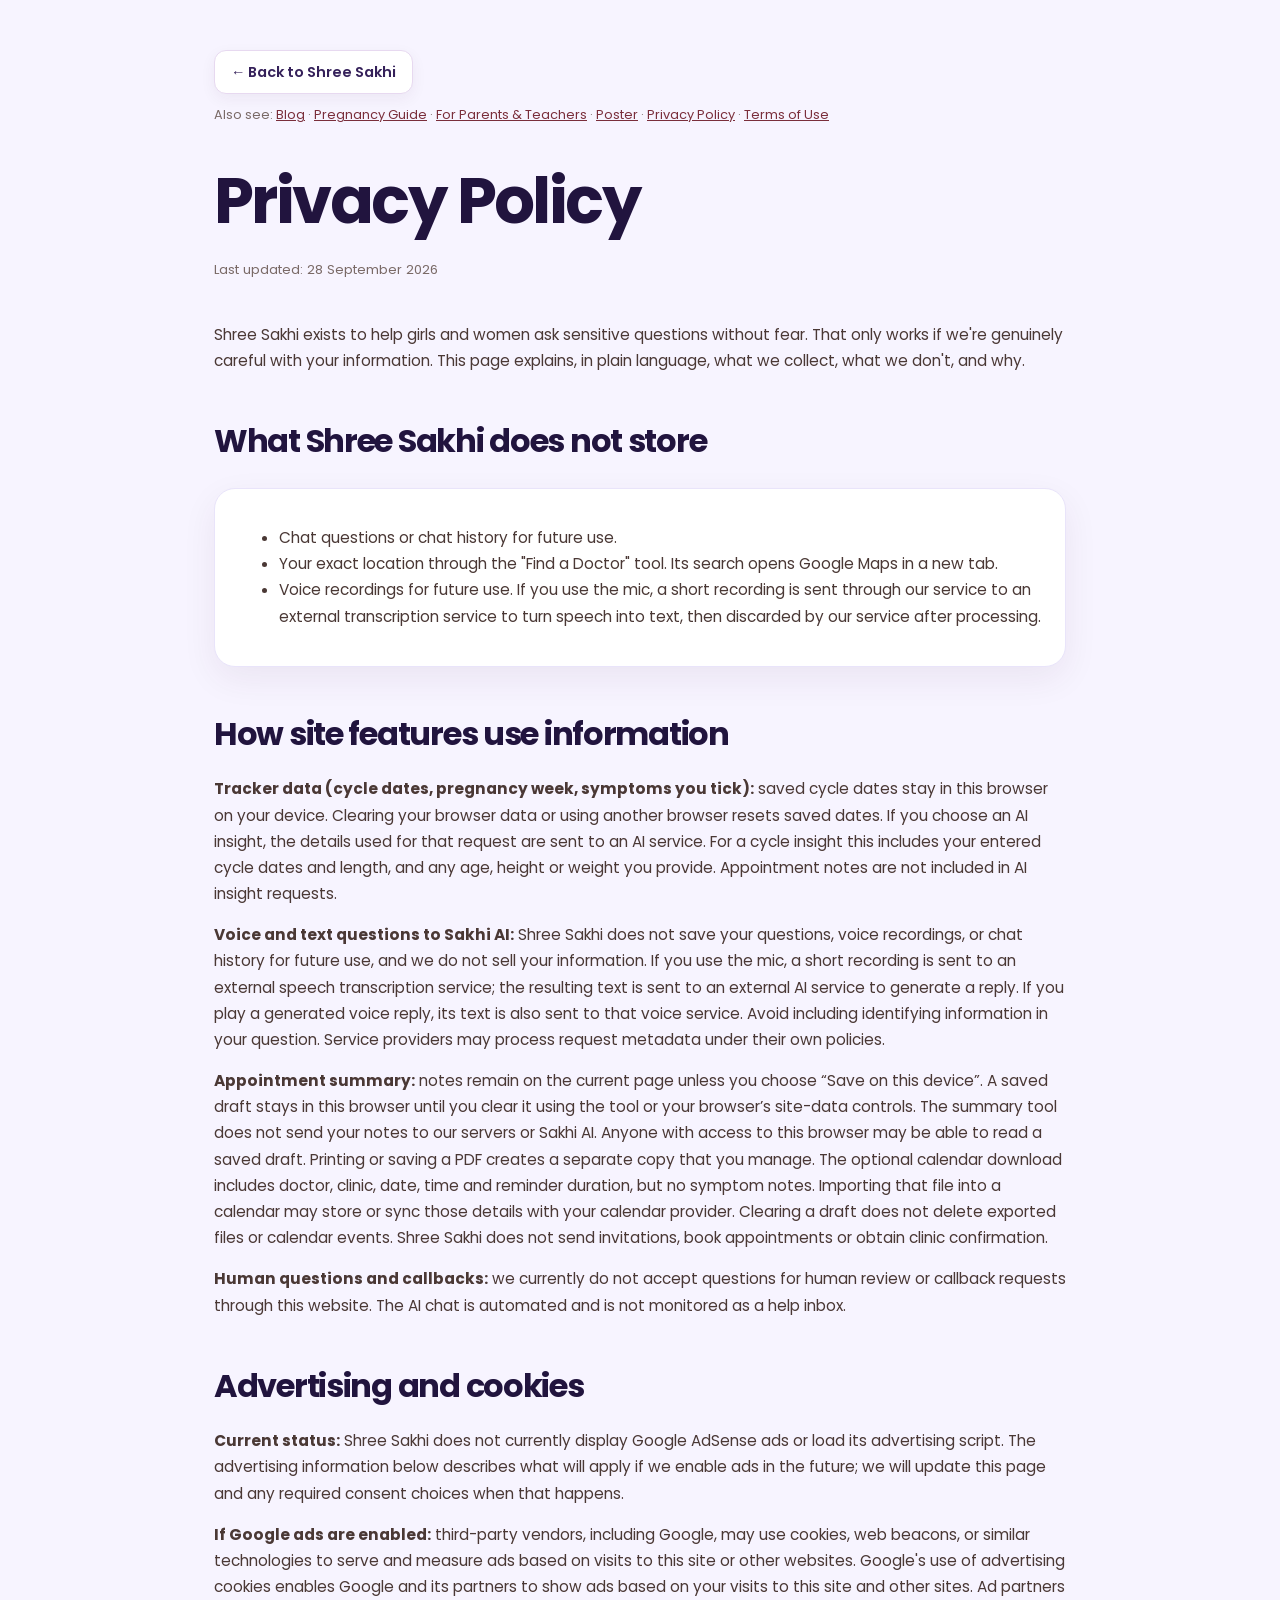
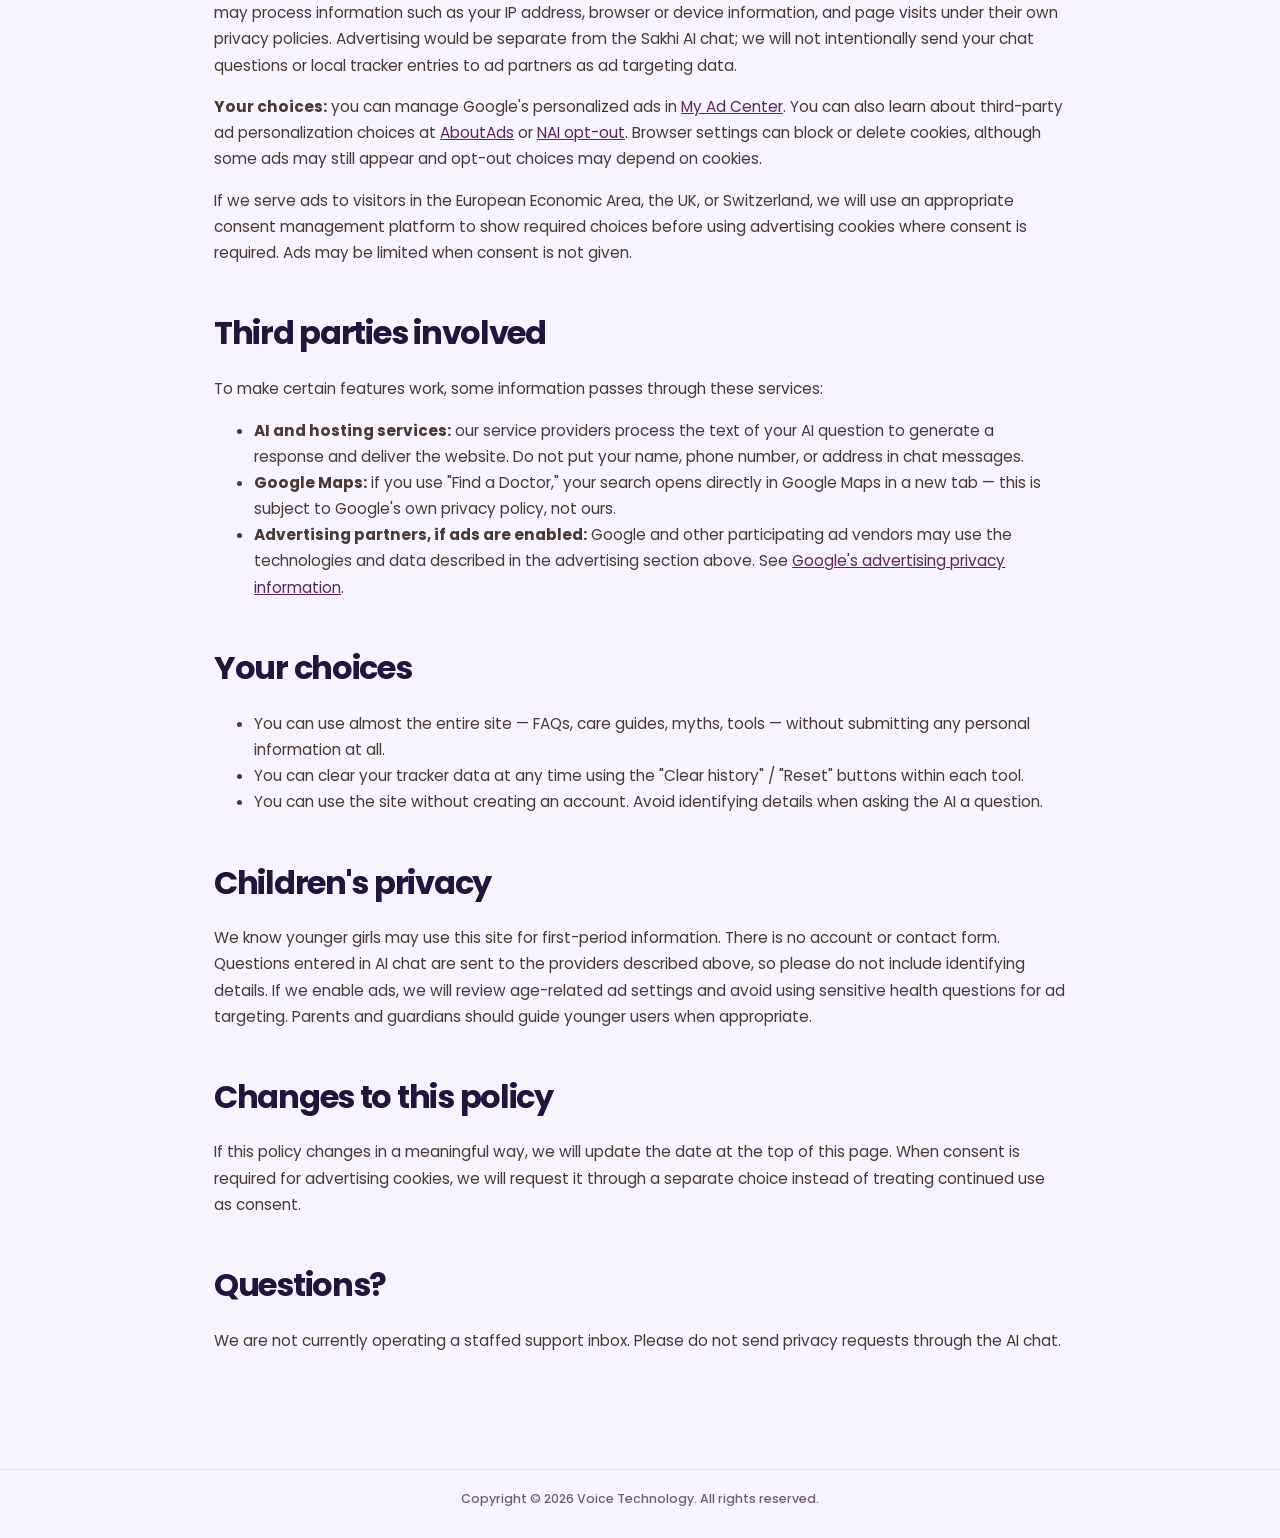
<file: privacy.html>
<!DOCTYPE html>
<html lang="en">
<head>
<meta charset="UTF-8">
<meta name="viewport" content="width=device-width, initial-scale=1.0">
<title>Privacy Policy — Shree Sakhi</title>
<meta name="description" content="How Shree Sakhi handles AI questions, local tracker data, cookies, and future advertising choices.">
<link rel="canonical" href="https://shreesakhiiiii.vercel.app/privacy.html">
<link rel="icon" type="image/svg+xml" href="shree-sakhi-icon.svg">
<link rel="preconnect" href="https://fonts.googleapis.com">
<link href="https://fonts.googleapis.com/css2?family=Fraunces:ital,opsz,wght@0,9..144,400;0,9..144,600&family=Poppins:wght@300;400;500;600;700&display=swap" rel="stylesheet">
<style>
  :root{
    --maroon:#7A2E3B; --maroon-deep:#511D26; --gold:#C9973F; --cream:#FBF2E7;
    --cream-deep:#F3E4D0; --ink:#2B1B1A; --paper:#FFFDF9;
  }
  *{box-sizing:border-box;}
  body{margin:0;background:var(--cream);color:var(--ink);font-family:'Poppins',sans-serif;line-height:1.7;}
  h1,h2{font-family:'Fraunces',serif;color:var(--maroon-deep);}
  .wrap{max-width:760px;margin:0 auto;padding:60px 24px 100px;}
  .back{display:inline-block;margin-bottom:30px;color:var(--maroon);font-weight:600;text-decoration:none;font-size:.9rem;}
  h1{font-size:2rem;margin-bottom:6px;}
  .updated{font-size:.82rem;color:#7a6a67;margin-bottom:40px;}
  h2{font-size:1.2rem;margin-top:40px;margin-bottom:10px;}
  p, li{color:#4a3835;font-size:.96rem;}
  .card{background:var(--paper);border:1px solid var(--cream-deep);border-radius:16px;padding:20px 24px;margin:20px 0;}
  a{color:var(--maroon);}
</style>
<link rel="stylesheet" href="refresh-pages.css">
<link rel="stylesheet" href="atelier.css">
<link rel="stylesheet" href="genz-3d.css">
</head>
<body>
<div class="wrap">
  <a href="index.html" class="back">← Back to Shree Sakhi</a>
  <p style="font-size:.8rem;color:#7a6a67;margin-top:-20px;margin-bottom:40px;">
    Also see: <a href="blog.html" style="color:#7A2E3B;">Blog</a> ·
    <a href="pregnancy-guide.html" style="color:#7A2E3B;">Pregnancy Guide</a> ·
    <a href="parents.html" style="color:#7A2E3B;">For Parents & Teachers</a> ·
    <a href="poster.html" style="color:#7A2E3B;">Poster</a> ·
    <a href="privacy.html" style="color:#7A2E3B;">Privacy Policy</a> ·
    <a href="terms.html" style="color:#7A2E3B;">Terms of Use</a>
  </p>

  <h1>Privacy Policy</h1>
  <p class="updated">Last updated: 28 September 2026</p>

  <p>Shree Sakhi exists to help girls and women ask sensitive questions without fear. That only works if we're genuinely careful with your information. This page explains, in plain language, what we collect, what we don't, and why.</p>

  <h2>What Shree Sakhi does not store</h2>
  <div class="card">
    <ul>
      <li>Chat questions or chat history for future use.</li>
      <li>Your exact location through the "Find a Doctor" tool. Its search opens Google Maps in a new tab.</li>
      <li>Voice recordings for future use. If you use the mic, a short recording is sent through our service to an external transcription service to turn speech into text, then discarded by our service after processing.</li>
    </ul>
  </div>

  <h2>How site features use information</h2>
  <p><strong>Tracker data (cycle dates, pregnancy week, symptoms you tick):</strong> saved cycle dates stay in this browser on your device. Clearing your browser data or using another browser resets saved dates. If you choose an AI insight, the details used for that request are sent to an AI service. For a cycle insight this includes your entered cycle dates and length, and any age, height or weight you provide. Appointment notes are not included in AI insight requests.</p>
  <p><strong>Voice and text questions to Sakhi AI:</strong> Shree Sakhi does not save your questions, voice recordings, or chat history for future use, and we do not sell your information. If you use the mic, a short recording is sent to an external speech transcription service; the resulting text is sent to an external AI service to generate a reply. If you play a generated voice reply, its text is also sent to that voice service. Avoid including identifying information in your question. Service providers may process request metadata under their own policies.</p>
  <p><strong>Appointment summary:</strong> notes remain on the current page unless you choose “Save on this device”. A saved draft stays in this browser until you clear it using the tool or your browser’s site-data controls. The summary tool does not send your notes to our servers or Sakhi AI. Anyone with access to this browser may be able to read a saved draft. Printing or saving a PDF creates a separate copy that you manage. The optional calendar download includes doctor, clinic, date, time and reminder duration, but no symptom notes. Importing that file into a calendar may store or sync those details with your calendar provider. Clearing a draft does not delete exported files or calendar events. Shree Sakhi does not send invitations, book appointments or obtain clinic confirmation.</p>
  <p><strong>Human questions and callbacks:</strong> we currently do not accept questions for human review or callback requests through this website. The AI chat is automated and is not monitored as a help inbox.</p>

  <h2>Advertising and cookies</h2>
  <p><strong>Current status:</strong> Shree Sakhi does not currently display Google AdSense ads or load its advertising script. The advertising information below describes what will apply if we enable ads in the future; we will update this page and any required consent choices when that happens.</p>
  <p><strong>If Google ads are enabled:</strong> third-party vendors, including Google, may use cookies, web beacons, or similar technologies to serve and measure ads based on visits to this site or other websites. Google's use of advertising cookies enables Google and its partners to show ads based on your visits to this site and other sites. Ad partners may process information such as your IP address, browser or device information, and page visits under their own privacy policies. Advertising would be separate from the Sakhi AI chat; we will not intentionally send your chat questions or local tracker entries to ad partners as ad targeting data.</p>
  <p><strong>Your choices:</strong> you can manage Google's personalized ads in <a href="https://myadcenter.google.com/" target="_blank" rel="noopener noreferrer">My Ad Center</a>. You can also learn about third-party ad personalization choices at <a href="https://www.aboutads.info/choices/" target="_blank" rel="noopener noreferrer">AboutAds</a> or <a href="https://optout.networkadvertising.org/" target="_blank" rel="noopener noreferrer">NAI opt-out</a>. Browser settings can block or delete cookies, although some ads may still appear and opt-out choices may depend on cookies.</p>
  <p>If we serve ads to visitors in the European Economic Area, the UK, or Switzerland, we will use an appropriate consent management platform to show required choices before using advertising cookies where consent is required. Ads may be limited when consent is not given.</p>

  <h2>Third parties involved</h2>
  <p>To make certain features work, some information passes through these services:</p>
  <ul>
    <li><strong>AI and hosting services:</strong> our service providers process the text of your AI question to generate a response and deliver the website. Do not put your name, phone number, or address in chat messages.</li>
    <li><strong>Google Maps:</strong> if you use "Find a Doctor," your search opens directly in Google Maps in a new tab — this is subject to Google's own privacy policy, not ours.</li>
    <li><strong>Advertising partners, if ads are enabled:</strong> Google and other participating ad vendors may use the technologies and data described in the advertising section above. See <a href="https://policies.google.com/technologies/ads" target="_blank" rel="noopener noreferrer">Google's advertising privacy information</a>.</li>
  </ul>

  <h2>Your choices</h2>
  <ul>
    <li>You can use almost the entire site — FAQs, care guides, myths, tools — without submitting any personal information at all.</li>

    <li>You can clear your tracker data at any time using the "Clear history" / "Reset" buttons within each tool.</li>
    <li>You can use the site without creating an account. Avoid identifying details when asking the AI a question.</li>
  </ul>

  <h2>Children's privacy</h2>
  <p>We know younger girls may use this site for first-period information. There is no account or contact form. Questions entered in AI chat are sent to the providers described above, so please do not include identifying details. If we enable ads, we will review age-related ad settings and avoid using sensitive health questions for ad targeting. Parents and guardians should guide younger users when appropriate.</p>

  <h2>Changes to this policy</h2>
  <p>If this policy changes in a meaningful way, we will update the date at the top of this page. When consent is required for advertising cookies, we will request it through a separate choice instead of treating continued use as consent.</p>

  <h2>Questions?</h2>
  <p>We are not currently operating a staffed support inbox. Please do not send privacy requests through the AI chat.</p>
</div>
<footer class="copyright-simple">Copyright © 2026 Voice Technology. All rights reserved.</footer>
</body>
</html>
</file>
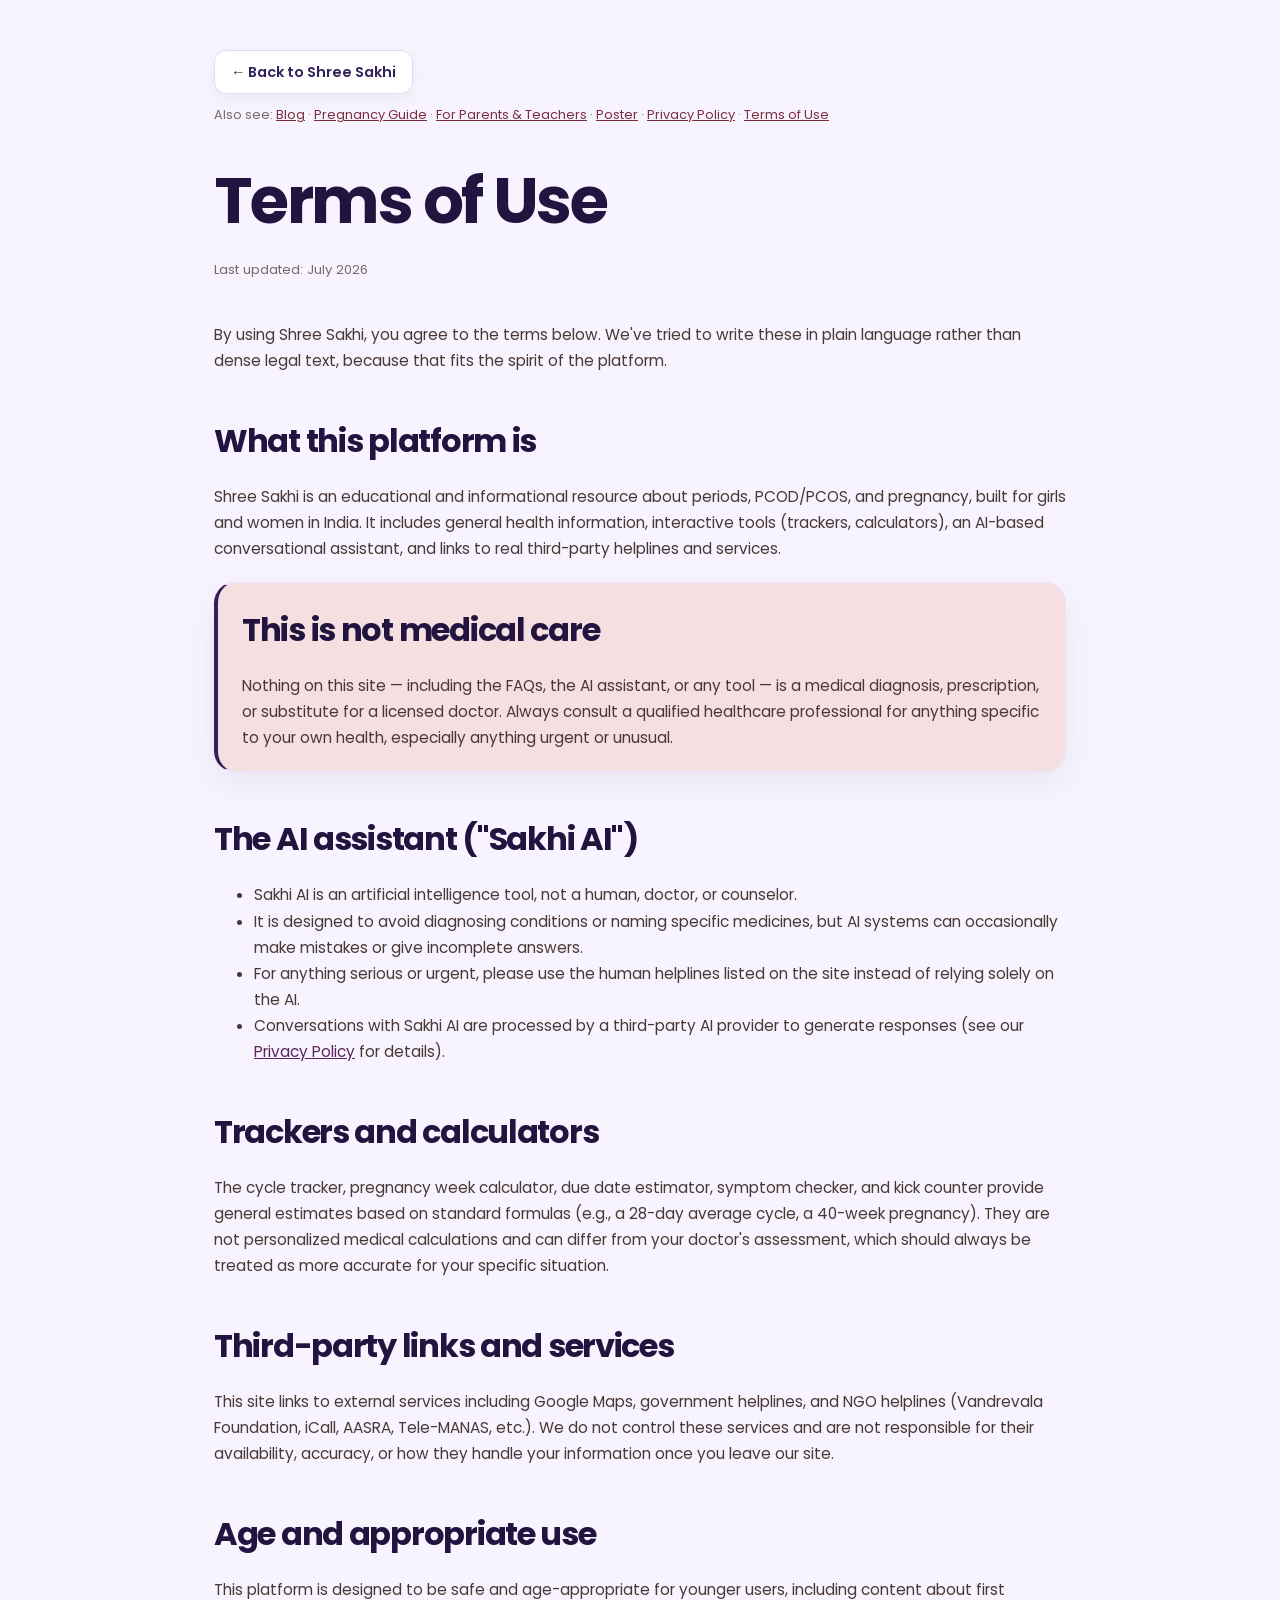
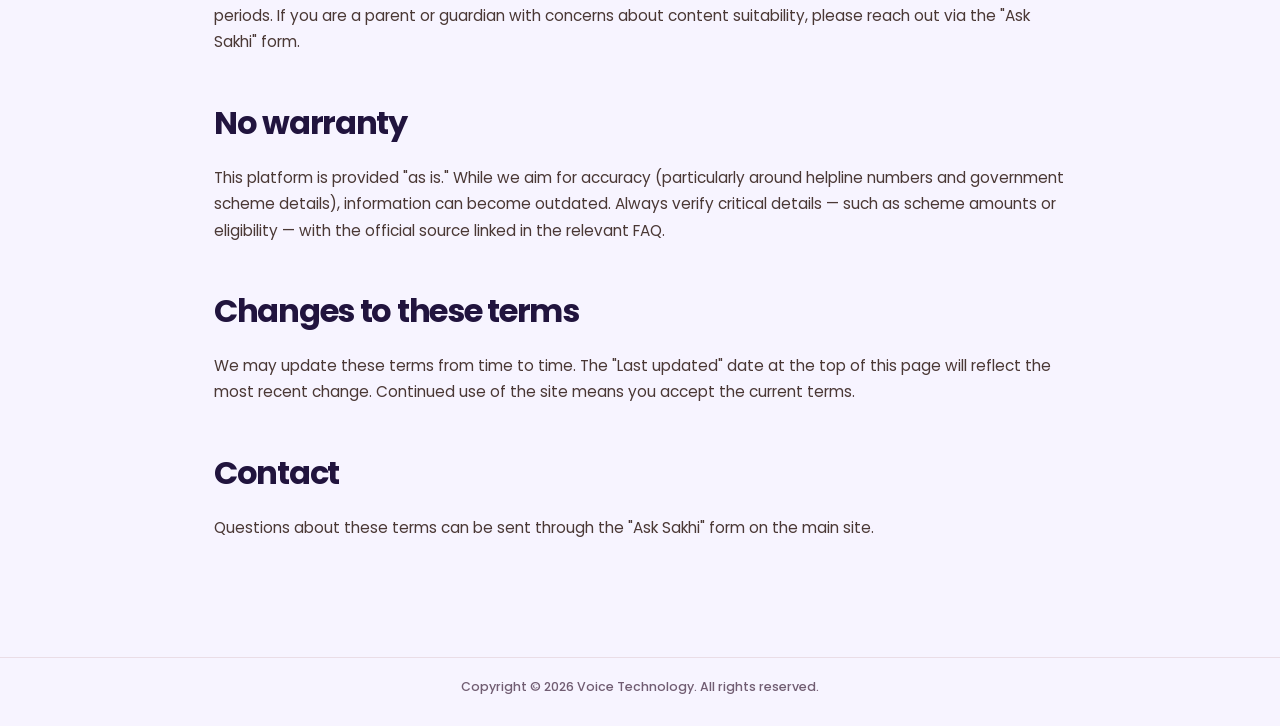
<file: terms.html>
<!DOCTYPE html>
<html lang="en">
<head>
<meta charset="UTF-8">
<meta name="viewport" content="width=device-width, initial-scale=1.0">
<title>Terms of Use — Shree Sakhi</title>
<meta name="description" content="Terms of use for Shree Sakhi — what this platform is, its limitations, and how to use it responsibly.">
<meta name="robots" content="noindex">
<link rel="icon" type="image/svg+xml" href="shree-sakhi-icon.svg">
<link rel="preconnect" href="https://fonts.googleapis.com">
<link href="https://fonts.googleapis.com/css2?family=Fraunces:ital,opsz,wght@0,9..144,400;0,9..144,600&family=Poppins:wght@300;400;500;600;700&display=swap" rel="stylesheet">
<style>
  :root{
    --maroon:#7A2E3B; --maroon-deep:#511D26; --gold:#C9973F; --cream:#FBF2E7;
    --cream-deep:#F3E4D0; --ink:#2B1B1A; --paper:#FFFDF9;
  }
  *{box-sizing:border-box;}
  body{margin:0;background:var(--cream);color:var(--ink);font-family:'Poppins',sans-serif;line-height:1.7;}
  h1,h2{font-family:'Fraunces',serif;color:var(--maroon-deep);}
  .wrap{max-width:760px;margin:0 auto;padding:60px 24px 100px;}
  .back{display:inline-block;margin-bottom:30px;color:var(--maroon);font-weight:600;text-decoration:none;font-size:.9rem;}
  h1{font-size:2rem;margin-bottom:6px;}
  .updated{font-size:.82rem;color:#7a6a67;margin-bottom:40px;}
  h2{font-size:1.2rem;margin-top:40px;margin-bottom:10px;}
  p, li{color:#4a3835;font-size:.96rem;}
  .card{background:var(--paper);border:1px solid var(--cream-deep);border-radius:16px;padding:20px 24px;margin:20px 0;}
  .warn{background:#F6DFE1;border-left:4px solid var(--maroon);}
  a{color:var(--maroon);}
</style>
<link rel="stylesheet" href="refresh-pages.css">
<link rel="stylesheet" href="atelier.css">
<link rel="stylesheet" href="genz-3d.css">
</head>
<body>
<div class="wrap">
  <a href="index.html" class="back">← Back to Shree Sakhi</a>
  <p style="font-size:.8rem;color:#7a6a67;margin-top:-20px;margin-bottom:40px;">
    Also see: <a href="blog.html" style="color:#7A2E3B;">Blog</a> ·
    <a href="pregnancy-guide.html" style="color:#7A2E3B;">Pregnancy Guide</a> ·
    <a href="parents.html" style="color:#7A2E3B;">For Parents & Teachers</a> ·
    <a href="poster.html" style="color:#7A2E3B;">Poster</a> ·
    <a href="privacy.html" style="color:#7A2E3B;">Privacy Policy</a> ·
    <a href="terms.html" style="color:#7A2E3B;">Terms of Use</a>
  </p>

  <h1>Terms of Use</h1>
  <p class="updated">Last updated: July 2026</p>

  <p>By using Shree Sakhi, you agree to the terms below. We've tried to write these in plain language rather than dense legal text, because that fits the spirit of the platform.</p>

  <h2>What this platform is</h2>
  <p>Shree Sakhi is an educational and informational resource about periods, PCOD/PCOS, and pregnancy, built for girls and women in India. It includes general health information, interactive tools (trackers, calculators), an AI-based conversational assistant, and links to real third-party helplines and services.</p>

  <div class="card warn">
    <h2 style="margin-top:0;">This is not medical care</h2>
    <p style="margin-bottom:0;">Nothing on this site — including the FAQs, the AI assistant, or any tool — is a medical diagnosis, prescription, or substitute for a licensed doctor. Always consult a qualified healthcare professional for anything specific to your own health, especially anything urgent or unusual.</p>
  </div>

  <h2>The AI assistant ("Sakhi AI")</h2>
  <ul>
    <li>Sakhi AI is an artificial intelligence tool, not a human, doctor, or counselor.</li>
    <li>It is designed to avoid diagnosing conditions or naming specific medicines, but AI systems can occasionally make mistakes or give incomplete answers.</li>
    <li>For anything serious or urgent, please use the human helplines listed on the site instead of relying solely on the AI.</li>
    <li>Conversations with Sakhi AI are processed by a third-party AI provider to generate responses (see our <a href="privacy.html">Privacy Policy</a> for details).</li>
  </ul>

  <h2>Trackers and calculators</h2>
  <p>The cycle tracker, pregnancy week calculator, due date estimator, symptom checker, and kick counter provide general estimates based on standard formulas (e.g., a 28-day average cycle, a 40-week pregnancy). They are not personalized medical calculations and can differ from your doctor's assessment, which should always be treated as more accurate for your specific situation.</p>

  <h2>Third-party links and services</h2>
  <p>This site links to external services including Google Maps, government helplines, and NGO helplines (Vandrevala Foundation, iCall, AASRA, Tele-MANAS, etc.). We do not control these services and are not responsible for their availability, accuracy, or how they handle your information once you leave our site.</p>

  <h2>Age and appropriate use</h2>
  <p>This platform is designed to be safe and age-appropriate for younger users, including content about first periods. If you are a parent or guardian with concerns about content suitability, please reach out via the "Ask Sakhi" form.</p>

  <h2>No warranty</h2>
  <p>This platform is provided "as is." While we aim for accuracy (particularly around helpline numbers and government scheme details), information can become outdated. Always verify critical details — such as scheme amounts or eligibility — with the official source linked in the relevant FAQ.</p>

  <h2>Changes to these terms</h2>
  <p>We may update these terms from time to time. The "Last updated" date at the top of this page will reflect the most recent change. Continued use of the site means you accept the current terms.</p>

  <h2>Contact</h2>
  <p>Questions about these terms can be sent through the "Ask Sakhi" form on the main site.</p>
</div>
<footer class="copyright-simple">Copyright © 2026 Voice Technology. All rights reserved.</footer>
</body>
</html>
</file>
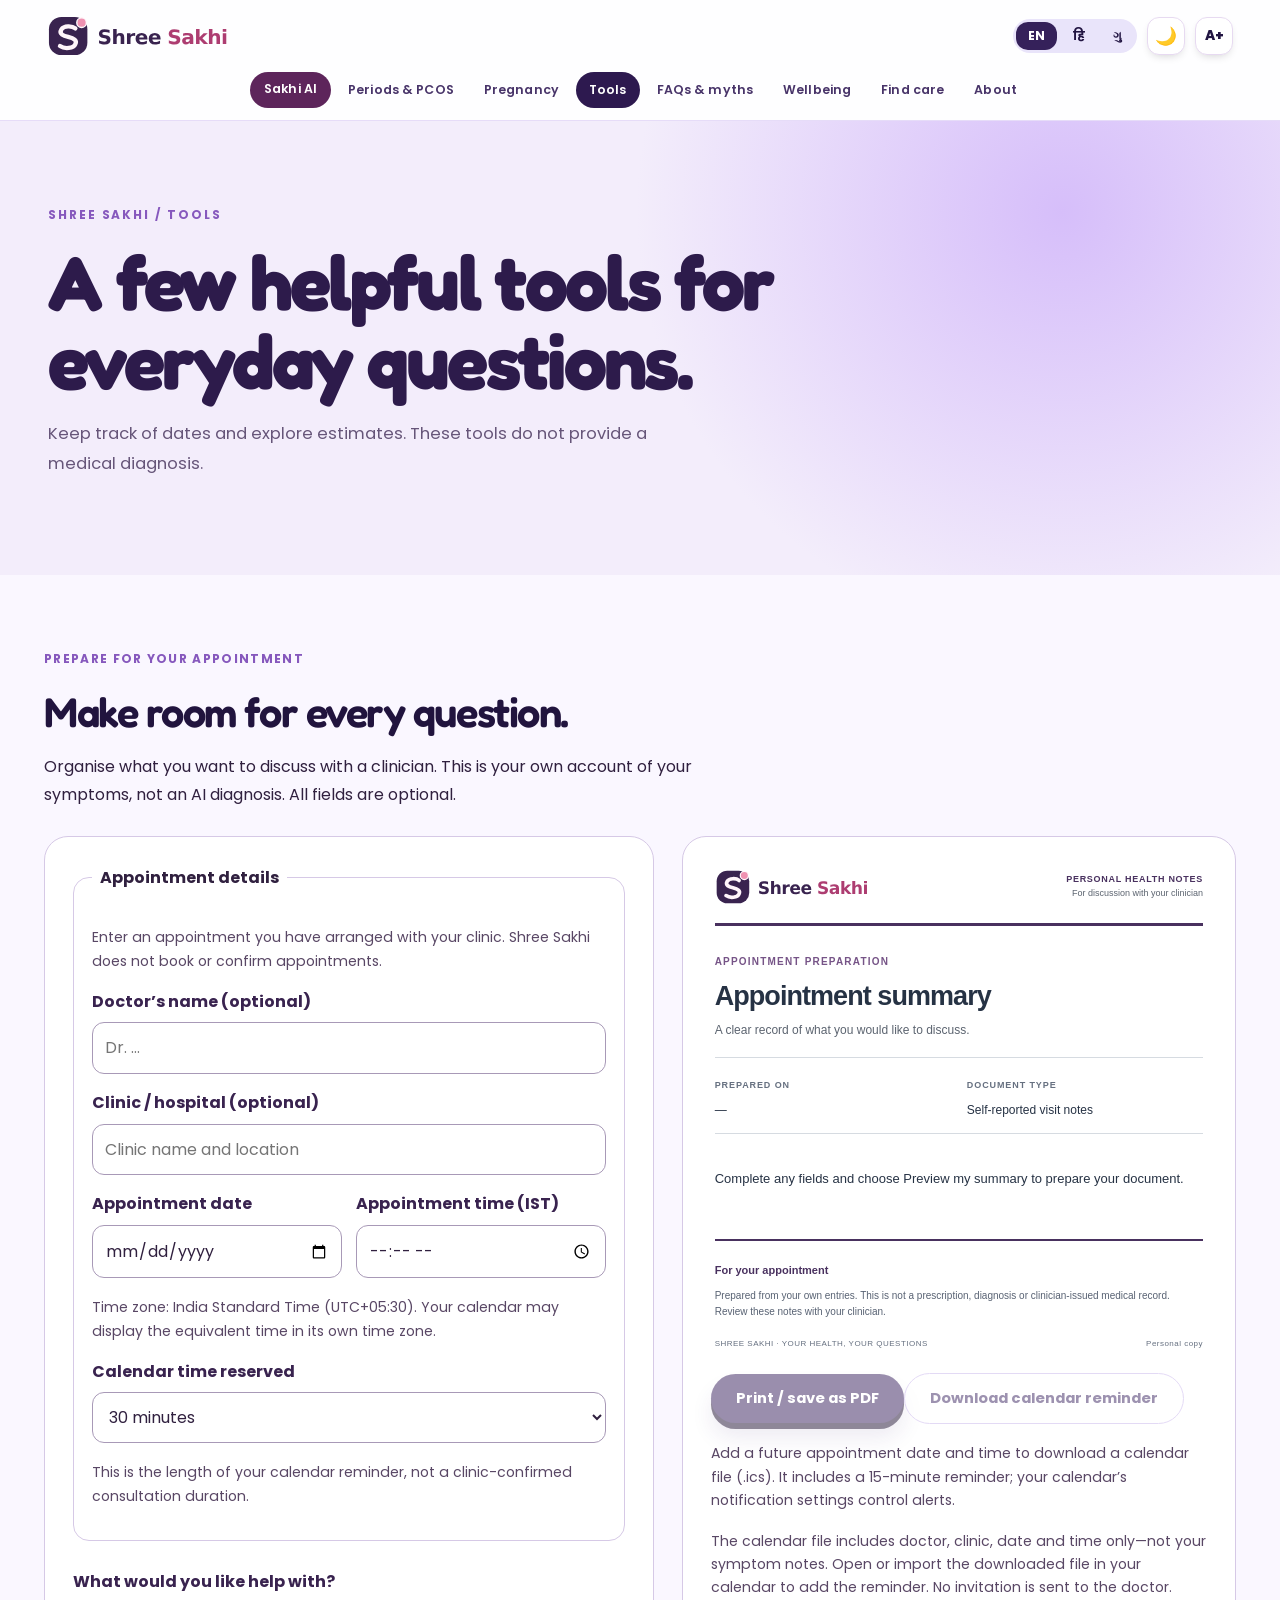
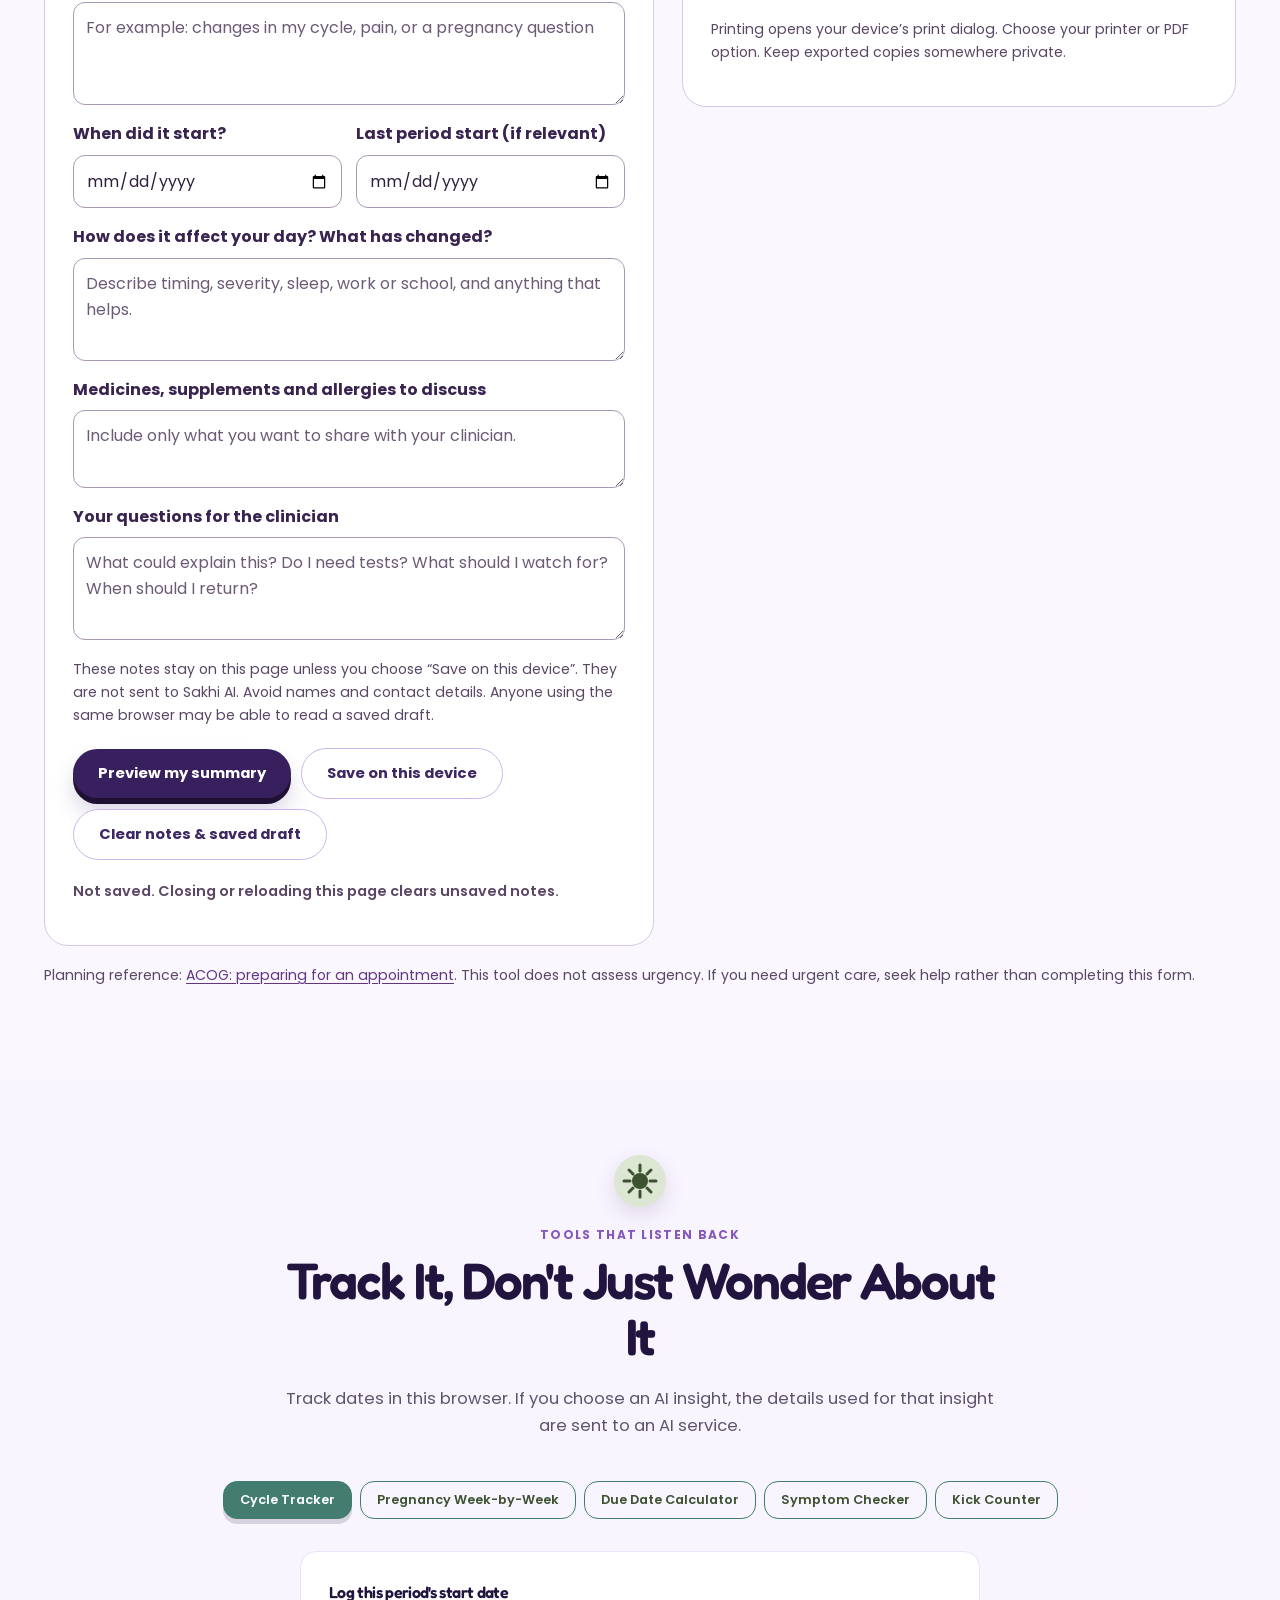
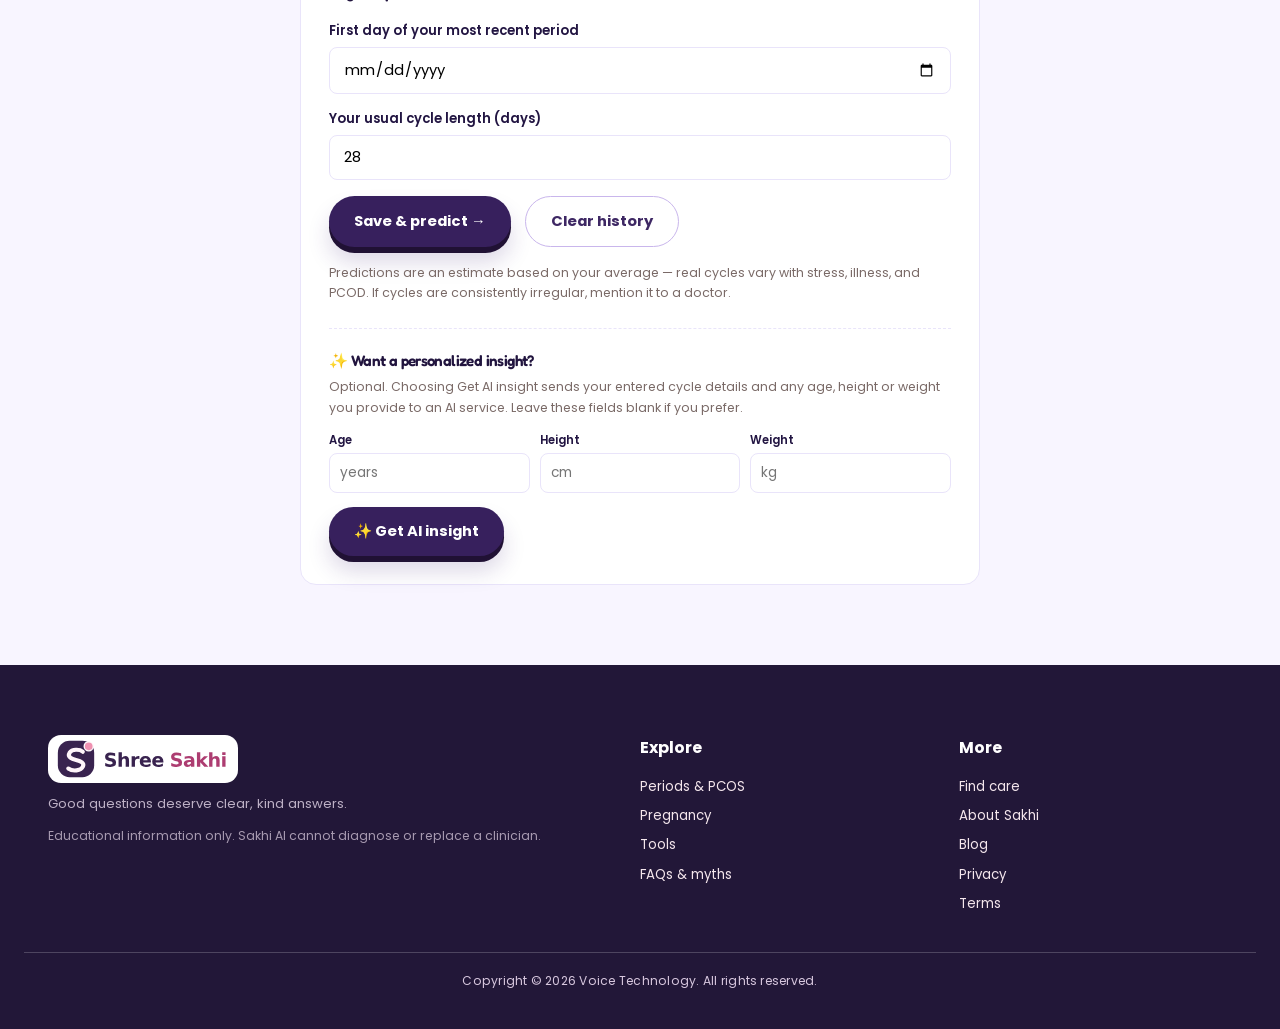
<file: tools.html>
<!DOCTYPE html>
<html lang="en">
<head>
<meta charset="UTF-8">
<meta name="viewport" content="width=device-width, initial-scale=1.0">
<title>Tools — Shree Sakhi</title>
<meta name="description" content="Keep track of dates and explore estimates. These tools do not provide a medical diagnosis.">
<meta name="keywords" content="periods help India, PCOD symptoms, PCOS treatment, pregnancy care India, late period pregnancy, menstrual health, women health helpline India, period tracker, Shree Sakhi">
<meta name="author" content="Shree Sakhi">
<link rel="canonical" href="https://shreesakhiiiii.vercel.app/tools.html">

<!-- Open Graph (Facebook, WhatsApp, Instagram link previews) -->
<meta property="og:type" content="website">
<meta property="og:title" content="Tools — Shree Sakhi">
<meta property="og:description" content="Judgement-free answers on periods, PCOD, and pregnancy for girls and women in India. FAQs, trackers, an AI voice assistant, and verified helplines.">
<meta property="og:url" content="https://shreesakhiiiii.vercel.app/tools.html">
<meta property="og:site_name" content="Shree Sakhi">
<meta property="og:locale" content="en_IN">

<!-- Twitter Card -->
<meta name="twitter:card" content="summary">
<meta name="twitter:title" content="Tools — Shree Sakhi">
<meta name="twitter:description" content="Judgement-free answers on periods, PCOD, and pregnancy for girls and women in India.">

<link rel="icon" type="image/svg+xml" href="shree-sakhi-icon.svg">
<link rel="manifest" href="manifest.json">
<meta name="theme-color" content="#7A2E3B">
<meta name="apple-mobile-web-app-capable" content="yes">
<meta name="apple-mobile-web-app-status-bar-style" content="black-translucent">
<meta name="apple-mobile-web-app-title" content="Shree Sakhi">
<link rel="preconnect" href="https://fonts.googleapis.com">
<link href="https://fonts.googleapis.com/css2?family=Fraunces:ital,opsz,wght@0,9..144,400;0,9..144,600;1,9..144,500&family=Poppins:wght@300;400;500;600;700&family=Fredoka:wght@500;600;700&display=swap" rel="stylesheet">

<!--
  PRIVACY-FRIENDLY ANALYTICS (Plausible — no cookies, no personal data collected, GDPR-safe)
  1. Sign up free at https://plausible.io (or self-host — see plausible.io/docs/self-hosting)
  2. Add your real domain there
  3. Your domain (shreesakhiiiii.vercel.app) is already filled in below —
  4. Uncomment the script tag
  Until then, this stays commented out and collects nothing.
-->
<!-- <script defer data-domain="shreesakhiiiii.vercel.app" src="https://plausible.io/js/script.js"></script> -->

<style>
  :root{
    --maroon:#7A2E3B;
    --maroon-deep:#511D26;
    --gold:#C9973F;
    --gold-light:#E8C77E;
    --cream:#FBF2E7;
    --cream-deep:#F3E4D0;
    --sage:#6E8B5E;
    --sage-light:#DCE6D3;
    --rose:#D98B96;
    --rose-light:#F6DFE1;
    --ink:#2B1B1A;
    --paper:#FFFDF9;
    --on-dark-band:#FBF2E7; /* constant light text color for maroon/dark bands — never changes with theme */
  }
  *{box-sizing:border-box;}

  /* ---------- ACCESSIBILITY ---------- */
  a:focus-visible, button:focus-visible, input:focus-visible, select:focus-visible, textarea:focus-visible{
    outline:3px solid var(--gold) !important;
    outline-offset:2px;
  }
  [data-theme="dark"] a:focus-visible, [data-theme="dark"] button:focus-visible,
  [data-theme="dark"] input:focus-visible, [data-theme="dark"] select:focus-visible{
    outline-color:#F5D9A8 !important;
  }
  .sr-only{
    position:absolute;width:1px;height:1px;padding:0;margin:-1px;overflow:hidden;
    clip:rect(0,0,0,0);white-space:nowrap;border:0;
  }
  html.text-large{font-size:112.5%;} /* scales every rem-based size up ~12% site-wide */
  .a11y-toggle{
    width:38px;height:38px;border-radius:50%;border:1.5px solid var(--cream-deep);background:var(--paper);
    cursor:pointer;font-size:.85rem;font-weight:800;display:flex;align-items:center;justify-content:center;
    box-shadow:0 4px 10px -4px rgba(0,0,0,0.2);color:var(--maroon-deep);
  }
  [data-theme="dark"] .a11y-toggle{background:#241922;border-color:#3a2830;color:#EDE3DD;}
  .faq-listen-btn{
    display:inline-flex;align-items:center;gap:6px;margin-top:12px;background:var(--sage-light);
    color:#2f4023;border:none;padding:7px 14px;border-radius:18px;font-size:.78rem;font-weight:700;
    cursor:pointer;font-family:'Poppins',sans-serif;
  }
  .faq-listen-btn:hover{background:#c9dab8;}
  [data-theme="dark"] .faq-listen-btn{background:#20301f;color:#cfe8c9;}

  .tip-of-day-wrap{max-width:1080px;margin:0 auto;padding:0 24px 50px;position:relative;z-index:1;}
  .tip-of-day{
    max-width:640px;margin:0 auto;background:linear-gradient(135deg,var(--gz-sun),#f2a93b);
    border-radius:20px;padding:20px 26px;text-align:center;box-shadow:0 16px 32px -16px rgba(255,200,87,0.5);
  }
  .tip-badge{font-family:'Fredoka',sans-serif;font-weight:700;font-size:.78rem;color:#4a2f00;display:block;margin-bottom:6px;}
  .tip-of-day p{margin:0;color:#3d2600;font-weight:500;font-size:.95rem;}

  .faq-feedback{display:flex;align-items:center;gap:8px;margin-top:12px;flex-wrap:wrap;}
  .faq-feedback-label{font-size:.78rem;color:#7a6a67;}
  .faq-fb-btn{
    background:var(--cream-deep);border:none;border-radius:50%;width:32px;height:32px;
    cursor:pointer;font-size:.95rem;transition:transform .15s;
  }
  .faq-fb-btn:hover{transform:scale(1.15);}
  .faq-fb-btn:disabled{opacity:.4;cursor:default;transform:none;}
  .faq-fb-thanks{font-size:.78rem;color:#3d5230;font-weight:600;}
  [data-theme="dark"] .faq-fb-btn{background:#3a2830;}
  [data-theme="dark"] .faq-feedback-label{color:#a89a95;}
  html{scroll-behavior:smooth;}
  @media(max-width:768px){
    /* iOS Safari zooms the whole page in if a focused input's font is under 16px — this keeps every field at a safe size on phones/tablets without changing how they look on desktop */
    input, select, textarea{font-size:16px !important;}
  }
  body{
    margin:0;
    background:var(--cream);
    color:var(--ink);
    font-family:'Poppins',sans-serif;
    line-height:1.6;
  }
  h1,h2,h3,h4{
    font-family:'Fraunces',serif;
    margin:0 0 .4em 0;
    font-weight:600;
    color:var(--maroon-deep);
  }
  a{color:inherit;}
  .eyebrow{
    font-size:.72rem;
    letter-spacing:.16em;
    text-transform:uppercase;
    color:var(--maroon);
    font-weight:600;
    margin-bottom:.6em;
    display:inline-block;
  }
  .container{max-width:1080px;margin:0 auto;padding:0 24px;}
  /* ---------- NAV ---------- */
  nav{
    position:sticky;top:0;z-index:50;
    background:rgba(251,242,231,0.92);
    backdrop-filter:blur(8px);
    border-bottom:1px solid var(--cream-deep);
  }
  .navwrap{
    max-width:1080px;margin:0 auto;padding:14px 24px 10px;
    display:flex;align-items:center;justify-content:space-between;
    flex-wrap:wrap;gap:10px;
  }
  .nav-controls{display:flex;align-items:center;gap:10px;flex-shrink:0;}

  .hamburger{
    display:none;width:38px;height:38px;border-radius:10px;border:1.5px solid var(--cream-deep);
    background:var(--paper);cursor:pointer;flex-direction:column;align-items:center;justify-content:center;
    gap:4px;
  }
  .hamburger span{width:18px;height:2px;background:var(--maroon-deep);border-radius:2px;transition:transform .25s, opacity .25s;}
  .hamburger.open span:nth-child(1){transform:translateY(6px) rotate(45deg);}
  .hamburger.open span:nth-child(2){opacity:0;}
  .hamburger.open span:nth-child(3){transform:translateY(-6px) rotate(-45deg);}
  [data-theme="dark"] .hamburger{background:#241922;border-color:#3a2830;}
  [data-theme="dark"] .hamburger span{background:#F2E3D5;}

  @media(max-width:820px){
    .hamburger{display:flex;}
    .navlinks-row{
      max-height:0;overflow:hidden;padding:0 24px;transition:max-height .3s ease, padding .3s ease;
    }
    .navlinks-row.open{max-height:600px;padding:0 24px 16px;}
    .navlinks{flex-direction:column;align-items:center;gap:4px;width:100%;}
    .navlinks a{width:100%;text-align:center;padding:10px 0;border-bottom:1px solid var(--cream-deep);}
    .navlinks a:last-child{border-bottom:none;}
    [data-theme="dark"] .navlinks a{border-bottom-color:#3a2830;}
  }
  .navlinks-row{
    max-width:1080px;margin:0 auto;padding:0 24px 14px;
  }
  .navlinks{display:flex;gap:8px 20px;flex-wrap:wrap;justify-content:center;}
  .brand{display:flex;align-items:center;gap:10px;flex-shrink:0;}
  .brand .mark{width:34px;height:34px;flex-shrink:0;}
  .brand-text{font-family:'Fraunces',serif;font-weight:600;font-size:1.25rem;color:var(--maroon-deep);}
  .brand-text span{color:var(--gold);}
  .navlinks a{
    font-size:.85rem;font-weight:500;text-decoration:none;color:var(--maroon-deep);
    padding:6px 2px;border-bottom:2px solid transparent;transition:border-color .2s;
  }
  .navlinks a:hover{border-color:var(--gold);}
  /* ---------- HERO ---------- */
  .hero{
    position:relative;
    padding:78px 24px 60px;
    overflow:hidden;
    background:
      radial-gradient(circle at 88% 12%, var(--rose-light) 0%, transparent 42%),
      radial-gradient(circle at 8% 90%, var(--sage-light) 0%, transparent 40%);
  }
  .hero-inner{max-width:1080px;margin:0 auto;display:grid;grid-template-columns:1.15fr .85fr;gap:48px;align-items:center;}
  @media(max-width:820px){.hero-inner{grid-template-columns:1fr;}}
  .letter{
    background:var(--paper);
    border-radius:4px;
    padding:38px 40px;
    box-shadow:0 18px 40px -18px rgba(81,29,38,0.35);
    border-left:5px solid var(--gold);
  }
  .letter h1{font-size:2.35rem;line-height:1.18;}
  .letter p{font-size:1.02rem;color:#4a3835;}
  .letter .sign{
    margin-top:22px;font-family:'Fraunces',serif;font-style:italic;color:var(--maroon);font-size:1.05rem;
  }
  .heroart{display:flex;justify-content:center;}
  .cta-row{display:flex;gap:14px;margin-top:26px;flex-wrap:wrap;}
  .btn{
    display:inline-block;padding:13px 26px;border-radius:30px;font-weight:600;font-size:.92rem;
    text-decoration:none;cursor:pointer;border:none;transition:transform .15s, box-shadow .15s;
  }
  .btn-primary{background:var(--maroon);color:var(--on-dark-band);}
  .btn-primary:hover{transform:translateY(-2px);box-shadow:0 10px 20px -8px rgba(122,46,59,0.55);}
  .btn-ghost{background:transparent;border:1.5px solid var(--maroon);color:var(--maroon-deep);}
  .btn-ghost:hover{background:var(--maroon);color:var(--on-dark-band);}
  /* divider motif */
  .divider{display:flex;align-items:center;justify-content:center;gap:10px;margin:0 auto 10px;width:fit-content;}
  .divider svg{display:block;}
  /* ---------- SECTION shell ---------- */
  section{padding:70px 24px;}
  .section-head{text-align:center;max-width:640px;margin:0 auto 44px;}
  .section-head p{color:#5a4744;font-size:1rem;}
  .band-cream{background:var(--cream);}
  .band-paper{background:var(--paper);}
  .band-maroon{background:linear-gradient(180deg,var(--maroon-deep),var(--maroon));color:var(--on-dark-band);}
  .band-maroon h2, .band-maroon h3{color:var(--on-dark-band);}
  .band-sage{background:linear-gradient(180deg,#f6f8f2,var(--sage-light));}
  /* ---------- FAQ ---------- */
  .tabbar{display:flex;justify-content:center;gap:10px;margin-bottom:36px;flex-wrap:wrap;}
  .tabbtn{
    padding:10px 22px;border-radius:24px;border:1.5px solid var(--maroon);
    background:transparent;color:var(--maroon-deep);font-weight:600;font-size:.88rem;
    cursor:pointer;font-family:'Poppins',sans-serif;transition:all .2s;
  }
  .tabbtn.active{background:var(--maroon);color:var(--on-dark-band);}
  .faqgroup{display:none;max-width:780px;margin:0 auto;}
  .faqgroup.active{display:block;}
  .faq-cat{
    font-size:.78rem;letter-spacing:.1em;text-transform:uppercase;color:var(--gold);
    font-weight:700;margin:30px 0 12px;
  }
  .faq-cat:first-child{margin-top:0;}
  .accordion-item{
    background:var(--paper);border:1px solid var(--cream-deep);border-radius:12px;
    margin-bottom:10px;overflow:hidden;
  }
  .accordion-q{
    width:100%;text-align:left;background:none;border:none;padding:18px 22px;
    font-family:'Poppins',sans-serif;font-weight:600;font-size:.96rem;color:var(--ink);
    display:flex;justify-content:space-between;align-items:center;gap:14px;cursor:pointer;
  }
  .accordion-q .plus{font-size:1.3rem;color:var(--maroon);transition:transform .25s;flex-shrink:0;}
  .accordion-item.open .plus{transform:rotate(45deg);}
  .accordion-a{
    max-height:0;overflow:hidden;transition:max-height .3s ease;
    padding:0 22px;font-size:.93rem;color:#4a3835;
  }
  .accordion-item.open .accordion-a{max-height:600px;padding:0 22px 20px;}
  /* ---------- CARD GRID ---------- */
  .grid3{display:grid;grid-template-columns:repeat(3,1fr);gap:20px;}
  @media(max-width:1024px){.grid3{grid-template-columns:repeat(2,1fr);}}
  .grid2{display:grid;grid-template-columns:repeat(2,1fr);gap:20px;}
  @media(max-width:760px){.grid3{grid-template-columns:1fr;}.grid2{grid-template-columns:1fr;}}
  .card{
    background:var(--paper);border-radius:14px;padding:26px;border:1px solid var(--cream-deep);
  }
  .card h4{font-size:1.05rem;margin-bottom:.5em;}
  .card ul{margin:0;padding-left:1.1em;font-size:.92rem;color:#4a3835;}
  .card ul li{margin-bottom:6px;}
  .icon-badge{
    width:44px;height:44px;border-radius:50%;display:flex;align-items:center;justify-content:center;
    background:var(--rose-light);font-size:1.3rem;margin-bottom:14px;
  }
  .card.sage .icon-badge{background:var(--sage-light);}
  .card.gold .icon-badge{background:#F5E7C6;}
  /* two-column avoid/do lists */
  .dolist{border-left:4px solid var(--sage);}
  .avoidlist{border-left:4px solid var(--rose);}
  .tag{
    display:inline-block;background:var(--sage-light);color:#3d5230;font-size:.72rem;
    padding:3px 10px;border-radius:20px;font-weight:600;margin-bottom:10px;
  }
  .tag.avoid{background:var(--rose-light);color:#7a3038;}
  /* mood grid small cards */
  .moodcard{
    background:var(--paper);border-radius:14px;padding:20px;border:1px solid var(--cream-deep);
    text-align:center;
  }
  .moodcard .emoji{font-size:1.8rem;margin-bottom:8px;}
  .moodcard h4{font-size:.95rem;margin-bottom:6px;}
  .moodcard p{font-size:.82rem;color:#5a4744;margin:0;}
  /* find doctor */
  .finder-box{
    background:var(--paper);border-radius:18px;padding:34px;max-width:640px;margin:0 auto;
    box-shadow:0 20px 40px -22px rgba(81,29,38,0.3);
  }
  .finder-row{display:flex;gap:10px;flex-wrap:wrap;}
  .finder-row input{
    flex:1;min-width:200px;padding:13px 16px;border-radius:10px;border:1.5px solid var(--cream-deep);
    font-family:'Poppins',sans-serif;font-size:.95rem;
  }
  .finder-row input:focus{outline:none;border-color:var(--gold);}
  .quickpicks{display:flex;gap:8px;flex-wrap:wrap;margin-top:14px;}
  .chip{
    padding:6px 14px;border-radius:20px;background:var(--sage-light);color:#3d5230;
    font-size:.8rem;font-weight:600;border:none;cursor:pointer;
  }
  .helpline-strip{
    display:grid;grid-template-columns:repeat(5,1fr);gap:14px;max-width:1000px;margin:40px auto 0;
  }
  @media(max-width:820px){.helpline-strip{grid-template-columns:repeat(2,1fr);}}
  .helpline-card{
    background:rgba(255,255,255,0.08);border:1px solid rgba(255,255,255,0.18);border-radius:14px;
    padding:18px;text-align:center;
  }
  .helpline-card .num{font-family:'Fraunces',serif;font-size:1.7rem;font-weight:600;color:var(--gold-light);}
  .helpline-card .lbl{font-size:.78rem;opacity:.85;margin-top:4px;}
  /* footer */
  footer{background:var(--maroon-deep);color:var(--on-dark-band);padding:40px 24px 30px;text-align:center;}
  footer p{font-size:.82rem;opacity:.8;max-width:640px;margin:8px auto;}
  .disclaimer{
    background:var(--cream-deep);border-radius:12px;padding:16px 20px;font-size:.82rem;
    color:#5a4744;max-width:780px;margin:30px auto 0;text-align:center;
  }
  @media(max-width:600px){
    .letter{padding:26px 22px;}
    .letter h1{font-size:1.7rem;}
    section{padding:50px 18px;}
    .helpline-strip{grid-template-columns:repeat(2,1fr) !important;gap:10px;}
    .helpline-card .num{font-size:1.4rem;}
    .voicewidget.premium{padding:18px;}
    .mic-wrap{width:100px;height:100px;}
    .micbtn{width:88px;height:88px;font-size:1.8rem;}
    .vw-thread{max-height:260px;}
    .vw-bubble{max-width:90%;font-size:.86rem;}
    .kickbig{width:120px;height:120px;font-size:1rem;}
    .finder-row{flex-direction:column;align-items:stretch;}
    .finder-row input{min-width:0;}
    .voice-typed{flex-direction:column;}
    .voice-typed button{width:100%;}
    .cta-row{flex-direction:column;align-items:stretch;}
    .cta-row .btn{width:100%;text-align:center;}
    .quickpicks{justify-content:center;}
  }
  @media(max-width:400px){
    .helpline-strip{grid-template-columns:1fr !important;}
    .grid3, .grid2{gap:14px;}
    .navwrap{padding:12px 16px 8px;}
    .navlinks-row{padding:0 16px 12px;}
  }
  /* Larger desktop/PC screens: keep line lengths readable, don't stretch content edge to edge */
  @media(min-width:1400px){
    .container{max-width:1180px;}
    .hero-inner, .navwrap, .navlinks-row{max-width:1180px;}
  }

  /* ---------- LANGUAGE SWITCH ---------- */
  .langswitch{display:flex;gap:4px;background:var(--cream-deep);border-radius:20px;padding:3px;}
  .langswitch button{
    border:none;background:transparent;padding:5px 12px;border-radius:16px;font-size:.76rem;
    font-weight:700;cursor:pointer;color:var(--maroon-deep);font-family:'Poppins',sans-serif;
  }
  .langswitch button.active{background:var(--maroon);color:var(--on-dark-band);}

  /* ---------- TOOLS ---------- */
  .toolbar{display:flex;justify-content:center;gap:8px;margin-bottom:32px;flex-wrap:wrap;}
  .toolbtn{
    padding:9px 16px;border-radius:20px;border:1.5px solid var(--sage);background:transparent;
    color:#3d5230;font-weight:600;font-size:.8rem;cursor:pointer;font-family:'Poppins',sans-serif;
  }
  .toolbtn.active{background:var(--sage);color:#fff;}
  .toolpanel{display:none;max-width:680px;margin:0 auto;}
  .toolpanel.active{display:block;}
  .tool-card{background:var(--paper);border:1px solid var(--cream-deep);border-radius:16px;padding:28px;}
  .tool-card label{display:block;font-size:.82rem;font-weight:600;color:var(--maroon-deep);margin:14px 0 6px;}
  .tool-card input, .tool-card select{
    width:100%;padding:11px 14px;border-radius:8px;border:1.5px solid var(--cream-deep);
    font-family:'Poppins',sans-serif;font-size:.92rem;
  }
  .tool-card input:focus, .tool-card select:focus{outline:none;border-color:var(--gold);}
  .tool-result{
    margin-top:18px;padding:16px 18px;background:var(--sage-light);border-radius:12px;
    font-size:.9rem;color:#2f4023;display:none;
  }
  .tool-result.show{display:block;}
  .tool-result strong{color:var(--maroon-deep);font-family:'Fraunces',serif;font-size:1.1rem;}
  .mini-note{font-size:.78rem;color:#7a6a67;margin-top:10px;}

  .ai-insight-box{
    margin-top:24px;padding-top:20px;border-top:1px dashed var(--cream-deep);
  }
  .ai-insight-box h4{font-size:.95rem;margin-bottom:4px;}
  .stat-row{display:grid;grid-template-columns:repeat(3,1fr);gap:10px;margin-top:12px;}
  .stat-row label{font-size:.72rem;margin:0 0 4px;}
  .stat-row input{padding:9px 10px;font-size:.85rem;}
  @media(max-width:520px){.stat-row{grid-template-columns:1fr;}}
  .ai-insight-result{
    display:none;margin-top:16px;padding:16px 18px;border-radius:14px;font-size:.9rem;line-height:1.55;
    background:linear-gradient(135deg,var(--rose-light),var(--sage-light));color:var(--ink);
  }
  .ai-insight-result.show{display:block;}
  .ai-insight-result .ai-loading{display:inline-flex;gap:4px;}
  .ai-insight-result .ai-loading span{
    width:6px;height:6px;border-radius:50%;background:var(--maroon);opacity:.5;animation:typingDot 1.2s ease-in-out infinite;
  }
  .ai-insight-result .ai-loading span:nth-child(2){animation-delay:.2s;}
  .ai-insight-result .ai-loading span:nth-child(3){animation-delay:.4s;}
  [data-theme="dark"] .ai-insight-box{border-top-color:#3a2830;}
  [data-theme="dark"] .ai-insight-result{background:linear-gradient(135deg,#3a2430,#1c2a20);color:#EDE3DD;}
  .checklist label{
    display:flex;align-items:flex-start;gap:10px;font-size:.88rem;font-weight:400;color:var(--ink);
    margin-bottom:10px;cursor:pointer;
  }
  .checklist input[type="checkbox"]{width:auto;margin-top:3px;}
  .kickbtn-wrap{text-align:center;padding:20px 0;}
  .kickbig{
    width:140px;height:140px;border-radius:50%;background:var(--rose);color:#fff;border:none;
    font-family:'Fraunces',serif;font-size:1.1rem;font-weight:600;cursor:pointer;box-shadow:0 12px 24px -10px rgba(217,139,150,.6);
  }
  .kickbig:active{transform:scale(.96);}
  .kickstats{display:flex;justify-content:center;gap:26px;margin-top:18px;}
  .kickstats div{text-align:center;}
  .kickstats .kn{font-family:'Fraunces',serif;font-size:1.6rem;color:var(--maroon-deep);}
  .kickstats .kl{font-size:.74rem;color:#7a6a67;}

  /* ---------- FLIP CARDS (myths) ---------- */
  .flipgrid{display:grid;grid-template-columns:repeat(2,1fr);gap:18px;}
  @media(max-width:700px){.flipgrid{grid-template-columns:1fr;}}
  .flipcard{perspective:1200px;height:180px;cursor:pointer;}
  .flipinner{position:relative;width:100%;height:100%;transition:transform .5s;transform-style:preserve-3d;}
  .flipcard.flipped .flipinner{transform:rotateY(180deg);}
  .flipface{
    position:absolute;inset:0;backface-visibility:hidden;border-radius:14px;padding:22px;
    display:flex;flex-direction:column;justify-content:center;
  }
  .flipfront{background:var(--rose-light);border:1px solid var(--rose);}
  .flipback{background:var(--sage-light);border:1px solid var(--sage);transform:rotateY(180deg);}
  .flipface .tag2{font-size:.7rem;font-weight:700;letter-spacing:.08em;text-transform:uppercase;margin-bottom:8px;}
  .flipfront .tag2{color:#7a3038;}
  .flipback .tag2{color:#3d5230;}
  .flipface p{margin:0;font-size:.92rem;font-weight:500;color:var(--ink);}

  /* ---------- STORIES ---------- */
  .storycard{
    background:var(--paper);border-radius:16px;padding:26px;border:1px solid var(--cream-deep);
    border-top:4px solid var(--gold);
  }
  .storycard .who{font-size:.78rem;font-weight:700;color:var(--maroon);text-transform:uppercase;letter-spacing:.06em;margin-bottom:10px;}
  .storycard p{font-size:.92rem;color:#4a3835;font-style:italic;}

  /* ---------- ASK SAKHI ---------- */
  .askform textarea, .askform input, .askform select{
    width:100%;padding:12px 14px;border-radius:10px;border:1.5px solid var(--cream-deep);
    font-family:'Poppins',sans-serif;font-size:.92rem;margin-bottom:14px;
  }
  .askform textarea{min-height:110px;resize:vertical;}
  .askform label{display:block;font-size:.8rem;font-weight:600;color:var(--maroon-deep);margin-bottom:6px;}

  /* ---------- FLOATING TALK BUTTON ---------- */
  .whatsapp-share{
    display:inline-flex;align-items:center;gap:8px;background:#25D366;color:#fff;
    padding:9px 18px;border-radius:24px;text-decoration:none;font-weight:700;font-size:.85rem;
    box-shadow:0 8px 18px -8px rgba(37,211,102,0.5);transition:transform .2s;
  }
  .whatsapp-share:hover{transform:translateY(-2px);}
  .share-row{display:flex;justify-content:center;margin-top:20px;}

  .floatbtn{
    position:fixed;bottom:22px;right:22px;z-index:60;
    background:var(--maroon);color:var(--on-dark-band);border:none;border-radius:30px;
    padding:14px 20px;font-weight:700;font-size:.86rem;box-shadow:0 14px 30px -12px rgba(81,29,38,0.6);
    cursor:pointer;display:flex;align-items:center;gap:8px;
  }
  .floatmenu{
    position:fixed;bottom:78px;right:22px;z-index:60;background:var(--paper);border-radius:14px;
    box-shadow:0 20px 40px -18px rgba(0,0,0,0.3);padding:14px;display:none;min-width:220px;
  }
  .floatmenu.show{display:block;}
  .floatmenu a{
    display:block;padding:10px 12px;border-radius:8px;font-size:.86rem;font-weight:600;
    text-decoration:none;color:var(--maroon-deep);margin-bottom:4px;
  }
  .floatmenu a:hover{background:var(--cream);}

  .verify-badge{
    display:inline-flex;align-items:center;gap:6px;background:var(--sage-light);color:#3d5230;
    font-size:.76rem;font-weight:700;padding:4px 12px;border-radius:20px;margin-top:10px;
  }

  /* ---------- SECTION LOOP ANIMATIONS ---------- */
  .section-anim{display:flex;justify-content:center;margin-bottom:6px;}
  .section-anim svg{display:block;}

  @keyframes bottlePulse{
    0%,100%{transform:scale(1);}
    50%{transform:scale(1.06);}
  }
  @keyframes steamRise1{
    0%{transform:translateY(0) scaleX(1);opacity:0;}
    15%{opacity:.9;}
    100%{transform:translateY(-22px) scaleX(1.4);opacity:0;}
  }
  @keyframes steamRise2{
    0%{transform:translateY(0) scaleX(1);opacity:0;}
    15%{opacity:.7;}
    100%{transform:translateY(-22px) scaleX(1.4);opacity:0;}
  }
  .bottle-body{animation:bottlePulse 1.4s ease-in-out infinite;transform-origin:center bottom;}
  .steam-a{animation:steamRise1 1.6s ease-in-out infinite;}
  .steam-b{animation:steamRise2 1.6s ease-in-out infinite;animation-delay:.5s;}
  .steam-c{animation:steamRise1 1.6s ease-in-out infinite;animation-delay:.9s;}

  @keyframes heartBeat{
    0%,100%{transform:scale(1);}
    15%{transform:scale(1.18);}
    30%{transform:scale(0.96);}
    45%{transform:scale(1.12);}
    60%{transform:scale(1);}
  }
  @keyframes babyBounce{
    0%,100%{transform:translateY(0) rotate(0deg);}
    50%{transform:translateY(-6px) rotate(-4deg);}
  }
  .heart-shape{animation:heartBeat 1.5s ease-in-out infinite;transform-origin:center;}
  .baby-shape{animation:babyBounce 1.8s ease-in-out infinite;transform-origin:center bottom;}

  /* ================= GEN-Z LAYER ================= */
  :root{
    --gz-pink:#FF6FA0;
    --gz-purple:#8C6CF6;
    --gz-mint:#3FD8B8;
    --gz-sun:#FFC857;
  }
  .gz-gradient-text{
    background:linear-gradient(90deg,var(--gz-pink),var(--gz-purple));
    -webkit-background-clip:text;background-clip:text;color:transparent;
  }
  .sticker-pill{
    display:inline-flex;align-items:center;gap:6px;padding:6px 16px;border-radius:24px;
    font-family:'Fredoka',sans-serif;font-weight:600;font-size:.8rem;color:#fff;
    background:linear-gradient(135deg,var(--gz-pink),var(--gz-purple));
    box-shadow:0 8px 18px -8px rgba(140,108,246,.55);
  }
  .sticker-pill.mint{background:linear-gradient(135deg,var(--gz-mint),#2bb89f);box-shadow:0 8px 18px -8px rgba(63,216,184,.5);}
  .sticker-pill.sun{background:linear-gradient(135deg,var(--gz-sun),#f2a93b);box-shadow:0 8px 18px -8px rgba(255,200,87,.5);color:#4a2f00;}
  .glass-card{
    background:rgba(255,255,255,0.6);backdrop-filter:blur(10px);-webkit-backdrop-filter:blur(10px);
    border:1px solid rgba(255,255,255,0.7);border-radius:20px;
  }
  .gz-blob{position:absolute;border-radius:50%;filter:blur(2px);opacity:.55;animation:blobFloat 7s ease-in-out infinite;}
  @keyframes blobFloat{0%,100%{transform:translateY(0) translateX(0);}50%{transform:translateY(-14px) translateX(8px);}}

  /* new pain-relief loop icons */
  @keyframes iceHeatSwap{
    0%,40%{opacity:1;}45%,90%{opacity:0;}95%,100%{opacity:1;}
  }
  @keyframes iceHeatSwap2{
    0%,40%{opacity:0;}45%,90%{opacity:1;}95%,100%{opacity:0;}
  }
  .ice-layer{animation:iceHeatSwap 3s ease-in-out infinite;}
  .heat-layer{animation:iceHeatSwap2 3s ease-in-out infinite;}

  @keyframes stretchSway{
    0%,100%{transform:rotate(0deg);}
    25%{transform:rotate(-8deg);}
    75%{transform:rotate(8deg);}
  }
  .stretch-fig{animation:stretchSway 3.5s ease-in-out infinite;transform-origin:bottom center;}

  @keyframes cupSteamSlow{
    0%{transform:translateY(0) scaleX(1);opacity:0;}
    20%{opacity:.85;}
    100%{transform:translateY(-20px) scaleX(1.5);opacity:0;}
  }
  .cup-steam-a{animation:cupSteamSlow 3s ease-in-out infinite;}
  .cup-steam-b{animation:cupSteamSlow 3s ease-in-out infinite;animation-delay:1s;}
  .cup-steam-c{animation:cupSteamSlow 3s ease-in-out infinite;animation-delay:2s;}

  @keyframes pillowGlow{
    0%,100%{opacity:.25;transform:scale(1);}
    50%{opacity:.6;transform:scale(1.15);}
  }
  @keyframes pillowBob{
    0%,100%{transform:translateY(0);}
    50%{transform:translateY(-4px);}
  }
  .pillow-glow{animation:pillowGlow 4s ease-in-out infinite;transform-origin:center;}
  .pillow-shape{animation:pillowBob 4s ease-in-out infinite;}

  @keyframes legLift{
    0%,100%{transform:translateY(0);}
    50%{transform:translateY(-7px);}
  }
  .leg-shape{animation:legLift 3s ease-in-out infinite;}

  @keyframes flameFlicker{
    0%,100%{transform:scaleY(1) rotate(0deg);}
    30%{transform:scaleY(1.15) rotate(-3deg);}
    60%{transform:scaleY(0.9) rotate(3deg);}
  }
  .flame-shape{animation:flameFlicker 3s ease-in-out infinite;transform-origin:bottom center;}

  @keyframes stickerFloat{
    0%,100%{transform:translateY(0) rotate(-3deg);}
    50%{transform:translateY(-8px) rotate(3deg);}
  }
  .sticker-float{animation:stickerFloat 3.4s ease-in-out infinite;display:inline-block;}
  @keyframes stickerWiggle{
    0%,100%{transform:rotate(-6deg) scale(1);}
    50%{transform:rotate(6deg) scale(1.08);}
  }
  .sticker-wiggle{animation:stickerWiggle 2.6s ease-in-out infinite;display:inline-block;}

  /* ================= 3D DEPTH LAYER ================= */
  .icon-badge{
    position:relative;overflow:hidden;
    box-shadow:0 10px 18px -8px rgba(122,46,59,0.35), inset 0 2px 3px rgba(255,255,255,0.6), inset 0 -6px 10px rgba(0,0,0,0.06);
    background:radial-gradient(circle at 32% 28%, #ffffff 0%, var(--rose-light) 42%, var(--rose) 100%);
  }
  .card.sage .icon-badge{background:radial-gradient(circle at 32% 28%, #ffffff 0%, var(--sage-light) 42%, var(--sage) 100%);}
  .card.gold .icon-badge{background:radial-gradient(circle at 32% 28%, #ffffff 0%, #F5E7C6 42%, var(--gold) 100%);}

  .card, .moodcard, .storycard, .helpline-card{
    transition:transform .3s ease, box-shadow .3s ease;
    transform-style:preserve-3d;
  }
  .card:hover, .moodcard:hover, .storycard:hover{
    transform:perspective(700px) rotateX(3deg) translateY(-6px) scale(1.015);
    box-shadow:0 24px 40px -20px rgba(81,29,38,0.35);
  }
  .btn{transition:transform .2s ease, box-shadow .2s ease;}
  .btn:active{transform:translateY(1px) scale(.97);}

  @keyframes bounceIcon{
    0%,100%{transform:translateY(0);}
    50%{transform:translateY(-8px);}
  }
  @keyframes rotateIcon{
    0%{transform:rotate(0deg);}
    100%{transform:rotate(360deg);}
  }
  @keyframes floatIcon{
    0%,100%{transform:translateY(0) rotate(-3deg);}
    50%{transform:translateY(-9px) rotate(3deg);}
  }
  @keyframes twinkleIcon{
    0%,100%{opacity:.3;transform:scale(0.8);}
    50%{opacity:1;transform:scale(1.15);}
  }
  @keyframes flipIcon{
    0%,100%{transform:rotateY(0deg);}
    50%{transform:rotateY(180deg);}
  }
  @keyframes pulseIcon{
    0%,100%{transform:scale(1);opacity:1;}
    50%{transform:scale(1.25);opacity:.6;}
  }
  @keyframes waveIcon{
    0%,100%{transform:scaleY(1);}
    50%{transform:scaleY(1.6);}
  }
  .anim-bounce{animation:bounceIcon 2.2s ease-in-out infinite;}
  .anim-rotate{animation:rotateIcon 3.5s linear infinite;transform-origin:center;}
  .anim-float{animation:floatIcon 3.2s ease-in-out infinite;}
  .anim-twinkle{animation:twinkleIcon 1.8s ease-in-out infinite;}
  .anim-flip{animation:flipIcon 3s ease-in-out infinite;transform-origin:center;}
  .anim-pulse{animation:pulseIcon 2s ease-in-out infinite;transform-origin:center;}
  .anim-wave{animation:waveIcon 1.2s ease-in-out infinite;transform-origin:bottom;}

  /* ================= AI VOICE WIDGET — PREMIUM ================= */
  .voicewidget.premium{
    max-width:640px;margin:0 auto;
    background:linear-gradient(180deg, rgba(255,255,255,0.85), rgba(255,255,255,0.65));
    backdrop-filter:blur(16px);-webkit-backdrop-filter:blur(16px);
    border-radius:28px;padding:28px;
    border:1px solid rgba(255,255,255,0.8);
    box-shadow:0 30px 60px -28px rgba(81,29,38,0.4), inset 0 1px 0 rgba(255,255,255,0.9);
    position:relative;overflow:hidden;
  }
  .voicewidget.premium::before{
    content:'';position:absolute;top:-60px;right:-60px;width:180px;height:180px;border-radius:50%;
    background:radial-gradient(circle, var(--gz-pink), transparent 70%);opacity:.25;pointer-events:none;
  }
  .voicewidget.premium::after{
    content:'';position:absolute;bottom:-70px;left:-50px;width:180px;height:180px;border-radius:50%;
    background:radial-gradient(circle, var(--gz-purple), transparent 70%);opacity:.2;pointer-events:none;
  }

  .vw-header{display:flex;align-items:center;gap:12px;margin-bottom:16px;position:relative;z-index:1;}
  .vw-avatar{
    width:44px;height:44px;border-radius:50%;display:flex;align-items:center;justify-content:center;
    box-shadow:0 8px 16px -6px rgba(140,108,246,.5);
  }
  .vw-name{font-family:'Fraunces',serif;font-weight:600;color:var(--maroon-deep);font-size:1.05rem;}
  .vw-status{font-family:'Fredoka',sans-serif;font-size:.78rem;color:#7a6a67;display:flex;align-items:center;gap:6px;}
  .vw-dot{width:7px;height:7px;border-radius:50%;background:var(--gz-mint);display:inline-block;animation:pulseIcon 1.6s ease-in-out infinite;}
  .vw-status.thinking .vw-dot{background:var(--gz-sun);}
  .vw-status.speaking .vw-dot{background:var(--gz-pink);}
  .vw-status.listening .vw-dot{background:var(--gz-purple);}

  .vw-thread{
    position:relative;z-index:1;max-height:320px;overflow-y:auto;margin-bottom:18px;
    padding-right:4px;scroll-behavior:smooth;
  }
  .vw-thread::-webkit-scrollbar{width:5px;}
  .vw-thread::-webkit-scrollbar-thumb{background:var(--cream-deep);border-radius:10px;}

  .vw-empty{text-align:center;padding:24px 12px;}
  .vw-empty-orb{
    width:56px;height:56px;border-radius:50%;margin:0 auto 14px;
    background:radial-gradient(circle at 32% 28%, #fff, var(--gz-pink) 45%, var(--gz-purple) 100%);
    box-shadow:0 12px 24px -10px rgba(140,108,246,.5);animation:floatIcon 3.5s ease-in-out infinite;
  }
  .vw-empty p{font-size:.88rem;color:#7a6a67;max-width:340px;margin:0 auto;}

  .vw-bubble{
    max-width:82%;padding:12px 16px;border-radius:18px;font-size:.9rem;line-height:1.5;
    margin-bottom:12px;animation:bubbleIn .35s ease both;
  }
  @keyframes bubbleIn{0%{opacity:0;transform:translateY(8px) scale(.97);}100%{opacity:1;transform:translateY(0) scale(1);}}
  .vw-bubble.user{
    margin-left:auto;background:linear-gradient(135deg, var(--maroon), var(--maroon-deep));
    color:var(--on-dark-band);border-bottom-right-radius:6px;
  }
  .vw-bubble.ai{
    margin-right:auto;background:linear-gradient(135deg, var(--rose-light), var(--sage-light));
    color:var(--ink);border-bottom-left-radius:6px;
  }
  .vw-bubble.ai .vw-replay{
    display:inline-flex;align-items:center;gap:4px;margin-top:8px;background:none;border:none;
    color:var(--maroon);font-weight:700;font-size:.76rem;cursor:pointer;padding:0;
  }
  .vw-typing{display:inline-flex;gap:4px;padding:4px 0;}
  .vw-typing span{
    width:7px;height:7px;border-radius:50%;background:var(--maroon);opacity:.5;
    animation:typingDot 1.2s ease-in-out infinite;
  }
  .vw-typing span:nth-child(2){animation-delay:.2s;}
  .vw-typing span:nth-child(3){animation-delay:.4s;}
  @keyframes typingDot{0%,60%,100%{transform:translateY(0);opacity:.4;}30%{transform:translateY(-5px);opacity:1;}}

  .vw-controls{position:relative;z-index:1;text-align:center;}
  .voice-picker{display:flex;align-items:center;justify-content:center;gap:8px;margin-bottom:16px;flex-wrap:wrap;}
  .vp-label{font-size:.78rem;color:#7a6a67;font-weight:600;}
  .vp-btn{
    padding:6px 14px;border-radius:20px;border:1.5px solid var(--cream-deep);background:var(--paper);
    font-size:.78rem;font-weight:600;color:var(--maroon-deep);cursor:pointer;font-family:'Poppins',sans-serif;
    transition:all .2s;
  }
  .vp-btn.active{background:linear-gradient(135deg,var(--gz-pink),var(--gz-purple));color:#fff;border-color:transparent;}
  [data-theme="dark"] .vp-btn{background:#241922;border-color:#3a2830;color:#EDE3DD;}
  .mic-wrap{position:relative;width:120px;height:120px;margin:0 auto 18px;}
  .mic-ring{position:absolute;inset:0;border-radius:50%;border:2px solid var(--gz-pink);opacity:0;}
  .mic-ring.r2{border-color:var(--gz-purple);}
  .mic-ring.pulsing{animation:micRing 1.6s ease-out infinite;}
  .mic-ring.r2.pulsing{animation:micRing 1.6s ease-out infinite .5s;}
  @keyframes micRing{0%{transform:scale(0.75);opacity:.6;}100%{transform:scale(1.7);opacity:0;}}

  .wavebars{
    position:absolute;bottom:-22px;left:50%;transform:translateX(-50%);
    display:flex;align-items:flex-end;gap:4px;height:16px;opacity:0;transition:opacity .2s;
  }
  .wavebars.active{opacity:1;}
  .wavebars span{
    width:4px;background:linear-gradient(180deg,var(--gz-pink),var(--gz-purple));border-radius:3px;
    animation:waveIcon 1s ease-in-out infinite;
  }
  .wavebars span:nth-child(1){height:6px;animation-delay:0s;}
  .wavebars span:nth-child(2){height:14px;animation-delay:.15s;}
  .wavebars span:nth-child(3){height:8px;animation-delay:.3s;}
  .wavebars span:nth-child(4){height:16px;animation-delay:.1s;}
  .wavebars span:nth-child(5){height:10px;animation-delay:.25s;}

  .micbtn{
    position:relative;width:104px;height:104px;border-radius:50%;border:none;cursor:pointer;
    background:radial-gradient(circle at 32% 28%, #ffffff 0%, var(--gz-pink) 45%, var(--gz-purple) 100%);
    box-shadow:0 16px 32px -12px rgba(140,108,246,.6), inset 0 3px 6px rgba(255,255,255,0.5);
    font-size:2.1rem;transition:transform .2s, box-shadow .2s;
  }
  .micbtn:hover{transform:scale(1.05);box-shadow:0 20px 38px -12px rgba(140,108,246,.7), inset 0 3px 6px rgba(255,255,255,0.5);}
  .micbtn.listening{animation:pulseIcon 1s ease-in-out infinite;}
  .micbtn.speaking{animation:micRing 1s ease-in-out infinite;background:radial-gradient(circle at 32% 28%, #ffffff 0%, var(--gz-mint) 45%, #2bb89f 100%);}

  .voice-typed{display:flex;gap:8px;margin-top:6px;}
  .voice-typed input{
    flex:1;padding:12px 18px;border-radius:24px;border:1.5px solid var(--cream-deep);
    font-family:'Poppins',sans-serif;background:rgba(255,255,255,0.7);
  }
  .voice-typed input:focus{outline:none;border-color:var(--gz-purple);}

  /* ================= DARK MODE ================= */
  html{transition:background-color .35s ease;}
  body, nav, section, .card, .moodcard, .storycard, .tool-card, .finder-box,
  .accordion-item, .voicewidget.premium, .helpline-card, .letter, .glass-card,
  .voice-typed input, .askform input, .askform textarea, .askform select{
    transition:background-color .35s ease, color .35s ease, border-color .35s ease, box-shadow .35s ease;
  }

  .theme-toggle{
    width:38px;height:38px;border-radius:50%;border:1.5px solid var(--cream-deep);background:var(--paper);
    cursor:pointer;font-size:1.1rem;display:flex;align-items:center;justify-content:center;
    box-shadow:0 4px 10px -4px rgba(0,0,0,0.2);
  }

  [data-theme="dark"]{
    --cream:#170F13;
    --cream-deep:#271A21;
    --paper:#231720;
    --ink:#EDE3DD;
  }
  [data-theme="dark"] body{background:var(--cream);color:var(--ink);}
  [data-theme="dark"] .band-cream{background:var(--cream);}
  [data-theme="dark"] .band-paper{background:var(--paper);}
  [data-theme="dark"] .band-sage{background:linear-gradient(180deg,#151d15,#1c281d);}
  [data-theme="dark"] .band-maroon{background:linear-gradient(180deg,#2a1219,#3d1a24);}
  [data-theme="dark"] nav{background:rgba(23,15,19,0.9);border-color:#3a2830;}
  [data-theme="dark"] .navlinks a{color:#F2E3D5;}
  [data-theme="dark"] h1, [data-theme="dark"] h2, [data-theme="dark"] h3, [data-theme="dark"] h4{color:#F5D9A8;}
  [data-theme="dark"] .section-head p{color:#C9BDB8;}
  [data-theme="dark"] .letter{background:#241922;border-left-color:var(--gold);}
  [data-theme="dark"] .letter p{color:#D9CFC9;}
  [data-theme="dark"] .card, [data-theme="dark"] .moodcard, [data-theme="dark"] .storycard,
  [data-theme="dark"] .tool-card, [data-theme="dark"] .finder-box, [data-theme="dark"] .accordion-item,
  [data-theme="dark"] .helpline-card{
    background:#241922;border-color:#3a2830;color:#EDE3DD;
  }
  [data-theme="dark"] .voicewidget.premium{
    background:linear-gradient(180deg, rgba(40,28,34,0.9), rgba(30,20,26,0.9));border-color:rgba(255,255,255,0.08);
  }
  [data-theme="dark"] .glass-card{background:rgba(45,32,40,0.55);border-color:rgba(255,255,255,0.08);}
  [data-theme="dark"] .flipfront{background:#3a2430;border-color:#5a3540;}
  [data-theme="dark"] .flipback{background:#1c2a20;border-color:#2f4a38;}
  [data-theme="dark"] .disclaimer{background:#271a21;color:#C9BDB8;}
  [data-theme="dark"] .mini-note{color:#a89a95;}
  [data-theme="dark"] .accordion-a{color:#CFC3BD;}
  [data-theme="dark"] .accordion-q{color:#EDE3DD;}
  [data-theme="dark"] .voice-typed input, [data-theme="dark"] .askform input,
  [data-theme="dark"] .askform textarea, [data-theme="dark"] .askform select,
  [data-theme="dark"] .finder-row input, [data-theme="dark"] .tool-card input,
  [data-theme="dark"] .tool-card select{
    background:#1c1319;border-color:#4a3542;color:#EDE3DD;
  }
  [data-theme="dark"] .tool-result{background:#20301f;color:#cfe8c9;}
  [data-theme="dark"] .vw-thread::-webkit-scrollbar-thumb{background:#3a2830;}
  [data-theme="dark"] .theme-toggle{background:#241922;border-color:#3a2830;}
  [data-theme="dark"] .langswitch{background:#241922;}
  [data-theme="dark"] .langswitch button{color:#EDE3DD;}
  [data-theme="dark"] footer{background:#12080c;}

  /* retint the many hardcoded inline text colors used across cards */
  [data-theme="dark"] [style*="color:#4a3835"]{color:#D9CFC9 !important;}
  [data-theme="dark"] [style*="color:#5a4744"]{color:#C9BDB8 !important;}
  [data-theme="dark"] [style*="color:#3d5230"]{color:#9FD9B8 !important;}
  [data-theme="dark"] [style*="color:#7a6a67"]{color:#B5A9A4 !important;}
  [data-theme="dark"] [style*="color:#7a3038"]{color:#F0A0A8 !important;}
  [data-theme="dark"] [style*="color:#4a2f00"]{color:#F0C97A !important;}
  [data-theme="dark"] [style*="color:#2f4023"]{color:#B8E0A0 !important;}
  [data-theme="dark"] .tool-card label,
  [data-theme="dark"] .askform label,
  [data-theme="dark"] .tool-card h4,
  [data-theme="dark"] .voicewidget h4,
  [data-theme="dark"] .finder-box h4{color:#F0C97A;}
  [data-theme="dark"] .vw-name{color:#F5D9A8;}
  [data-theme="dark"] .vw-status{color:#B5A9A4;}
  [data-theme="dark"] .vw-bubble.ai{color:#1a1015;}
  [data-theme="dark"] .verify-badge{background:#20301f;color:#cfe8c9;}

  /* production pass: catch remaining class-based (non-inline) hardcoded colors */
  [data-theme="dark"] .card ul, [data-theme="dark"] .card li{color:#D9CFC9;}
  [data-theme="dark"] .moodcard p{color:#C9BDB8;}
  [data-theme="dark"] .storycard p{color:#D9CFC9;}
  [data-theme="dark"] .toolbtn{color:#9FD9B8;border-color:#3f6b4f;}
  [data-theme="dark"] .toolbtn.active{color:#0e1f10;}
  [data-theme="dark"] .kickstats .kl{color:#B5A9A4;}
  [data-theme="dark"] .vw-empty p{color:#B5A9A4;}
  [data-theme="dark"] .vp-label{color:#B5A9A4;}
  [data-theme="dark"] .flipfront .tag2{color:#F0A0A8;}
  [data-theme="dark"] .flipback .tag2{color:#9FD9B8;}
  [data-theme="dark"] .flipface p{color:#EDE3DD;}
  [data-theme="dark"] .checklist label{color:#EDE3DD;}
  [data-theme="dark"] .storycard .who{color:#E8A5AE;}
  [data-theme="dark"] .brand-text{color:#F2E3D5;}
  [data-theme="dark"] .eyebrow{color:#E8A5AE;}
  [data-theme="dark"] .icon-badge{box-shadow:0 10px 18px -8px rgba(0,0,0,0.6), inset 0 2px 3px rgba(255,255,255,0.25), inset 0 -6px 10px rgba(0,0,0,0.35);}
  [data-theme="dark"] .sign{color:#E8A5AE;}
  [data-theme="dark"] .btn-ghost{border-color:#E8A5AE;color:#F2E3D5;}
  [data-theme="dark"] .cb-time, [data-theme="dark"] select{background:#1c1319;color:#EDE3DD;}
</style>
<link rel="stylesheet" href="refresh.css">
<link rel="stylesheet" href="portal.css">
<link rel="stylesheet" href="atelier.css">
<link rel="stylesheet" href="genz-3d.css">
</head>
<body>
<a class="skip-link" href="#main-content">Skip to content</a>
<nav aria-label="Main navigation"><div class="navwrap"><a class="brand" href="index.html" aria-label="Shree Sakhi home"><img class="brand-logo" src="shree-sakhi-logo.svg" alt="Shree Sakhi" width="184" height="49"></a><div class="nav-controls"><div class="langswitch" id="langswitch"><button class="active" data-lang="en">EN</button><button data-lang="hi">हि</button><button data-lang="gu">ગુ</button></div><button class="theme-toggle" id="themeToggle" onclick="toggleTheme()" aria-label="Toggle dark mode">🌙</button><button class="a11y-toggle" id="textSizeToggle" onclick="toggleTextSize()" aria-label="Toggle larger text size">A+</button><button class="hamburger" id="hamburgerBtn" onclick="toggleMobileNav()" aria-label="Toggle menu" aria-controls="navlinksRow" aria-expanded="false"><span></span><span></span><span></span></button></div></div><div class="navlinks-row" id="navlinksRow"><div class="navlinks"><a href="index.html">Sakhi AI</a><a href="periods.html">Periods &amp; PCOS</a><a href="pregnancy.html">Pregnancy</a><a aria-current="page" href="tools.html">Tools</a><a href="faqs.html">FAQs &amp; myths</a><a href="wellbeing.html">Wellbeing</a><a href="care.html">Find care</a><a href="about.html">About</a></div></div></nav>
<main id="main-content">
<header class="page-banner"><div class="container"><span class="eyebrow">SHREE SAKHI / TOOLS</span><h1>A few helpful tools for everyday questions.</h1><p>Keep track of dates and explore estimates. These tools do not provide a medical diagnosis.</p></div></header>
<section id="visit-summary" class="release-section" aria-labelledby="visit-title">
<div class="container"><span class="eyebrow">PREPARE FOR YOUR APPOINTMENT</span>
<h2 id="visit-title">Make room for every question.</h2>
<p class="release-intro">Organise what you want to discuss with a clinician. This is your own account of your symptoms, not an AI diagnosis. All fields are optional.</p>
<div class="visit-layout"><form id="visitForm" autocomplete="off">
<fieldset class="visit-booking-fields"><legend>Appointment details</legend><p class="visit-privacy">Enter an appointment you have arranged with your clinic. Shree Sakhi does not book or confirm appointments.</p>
<label for="visitDoctor">Doctor’s name (optional)</label><input id="visitDoctor" name="doctor" type="text" maxlength="120" placeholder="Dr. …">
<label for="visitClinic">Clinic / hospital (optional)</label><input id="visitClinic" name="clinic" type="text" maxlength="240" placeholder="Clinic name and location">
<div class="visit-pair"><div><label for="visitAppointmentDate">Appointment date</label><input id="visitAppointmentDate" name="appointmentDate" type="date"></div><div><label for="visitAppointmentTime">Appointment time (IST)</label><input id="visitAppointmentTime" name="appointmentTime" type="time"></div></div>
<p class="visit-privacy">Time zone: India Standard Time (UTC+05:30). Your calendar may display the equivalent time in its own time zone.</p>
<label for="visitDuration">Calendar time reserved</label><select id="visitDuration" name="duration"><option value="15">15 minutes</option><option value="30" selected>30 minutes</option><option value="45">45 minutes</option><option value="60">1 hour</option></select>
<p class="visit-privacy">This is the length of your calendar reminder, not a clinic-confirmed consultation duration.</p></fieldset>

<label for="visitReason">What would you like help with?</label><textarea id="visitReason" name="reason" rows="3" maxlength="1200" placeholder="For example: changes in my cycle, pain, or a pregnancy question"></textarea>
<div class="visit-pair"><div><label for="visitStart">When did it start?</label><input id="visitStart" name="start" type="date"></div><div><label for="visitPeriod">Last period start (if relevant)</label><input id="visitPeriod" name="period" type="date"></div></div>
<label for="visitImpact">How does it affect your day? What has changed?</label><textarea id="visitImpact" name="impact" rows="3" maxlength="1200" placeholder="Describe timing, severity, sleep, work or school, and anything that helps."></textarea>
<label for="visitMedicines">Medicines, supplements and allergies to discuss</label><textarea id="visitMedicines" name="medicines" rows="2" maxlength="1000" placeholder="Include only what you want to share with your clinician."></textarea>
<label for="visitQuestions">Your questions for the clinician</label><textarea id="visitQuestions" name="questions" rows="3" maxlength="1200" placeholder="What could explain this? Do I need tests? What should I watch for? When should I return?"></textarea>
<p class="visit-privacy">These notes stay on this page unless you choose “Save on this device”. They are not sent to Sakhi AI. Avoid names and contact details. Anyone using the same browser may be able to read a saved draft.</p>
<div class="visit-buttons"><button type="submit" class="btn btn-primary">Preview my summary</button><button type="button" id="visitSave" class="btn btn-ghost">Save on this device</button><button type="button" id="visitErase" class="btn btn-ghost">Clear notes &amp; saved draft</button></div>
<p id="visitStatus" role="status" aria-live="polite">Not saved. Closing or reloading this page clears unsaved notes.</p>
</form><aside class="visit-preview" aria-label="Appointment summary preview"><div id="visitPrint" class="visit-document">
<div class="visit-doc-header"><img src="shree-sakhi-logo.svg" width="174" height="40" alt="Shree Sakhi"><div class="visit-doc-label">PERSONAL HEALTH NOTES<br><span>For discussion with your clinician</span></div></div>
<div class="visit-doc-title"><span class="visit-doc-kicker">APPOINTMENT PREPARATION</span><h3>Appointment summary</h3><p>A clear record of what you would like to discuss.</p></div>
<div class="visit-doc-meta"><div><span>PREPARED ON</span><p id="visitDate">—</p></div><div><span>DOCUMENT TYPE</span><p>Self-reported visit notes</p></div></div>
<div id="visitAppointment" class="visit-doc-appointment" hidden><h4>APPOINTMENT DETAILS</h4><dl id="visitAppointmentDetails"></dl><p class="visit-booking-notice">Appointment details entered by you—confirm directly with your clinic.</p></div>
<div id="visitOutput"><p class="visit-doc-empty">Complete any fields and choose Preview my summary to prepare your document.</p></div>
<div class="visit-doc-footer"><strong>For your appointment</strong><p class="visit-disclaimer">Prepared from your own entries. This is not a prescription, diagnosis or clinician-issued medical record. Review these notes with your clinician.</p><div class="visit-doc-footer-line"><span>SHREE SAKHI · YOUR HEALTH, YOUR QUESTIONS</span><span>Personal copy</span></div></div>
</div><button type="button" id="visitPrintButton" class="btn btn-primary" disabled>Print / save as PDF</button><button type="button" id="visitCalendarButton" class="btn btn-ghost" disabled>Download calendar reminder</button><p id="visitCalendarStatus" role="status" aria-live="polite" class="visit-privacy">Add a future appointment date and time to download a calendar file (.ics). It includes a 15-minute reminder; your calendar’s notification settings control alerts.</p><p class="visit-privacy">The calendar file includes doctor, clinic, date and time only—not your symptom notes. Open or import the downloaded file in your calendar to add the reminder. No invitation is sent to the doctor.</p><p class="visit-privacy">Printing opens your device’s print dialog. Choose your printer or PDF option. Keep exported copies somewhere private.</p></aside></div>
<p class="visit-sources">Planning reference: <a href="https://www.acog.org/womens-health/infographics/10-telehealth-tips-for-an-ob-gyn-visit" target="_blank" rel="noopener noreferrer">ACOG: preparing for an appointment</a>. This tool does not assess urgency. If you need urgent care, seek help rather than completing this form.</p>
<noscript><p>Enable JavaScript to preview, save or print a summary. You can also write your notes on paper.</p></noscript>
</div></section>
<section id="tools" class="band-cream">
  <div class="container">
    <div class="section-head">
      <div class="section-anim">
        <svg width="60" height="60" viewBox="0 0 60 60" fill="none">
          <circle cx="30" cy="30" r="26" fill="#DCE6D3"/>
          <g class="anim-rotate">
            <path d="M30 14v6M30 40v6M14 30h6M40 30h6M19 19l4 4M37 37l4 4M41 19l-4 4M23 37l-4 4" stroke="#3d5230" stroke-width="3" stroke-linecap="round"/>
            <circle cx="30" cy="30" r="8" fill="#3d5230"/>
          </g>
        </svg>
      </div>
      <span class="eyebrow" data-i18n="toolssec.eyebrow">Tools that listen back</span>
      <h2 data-i18n="toolssec.h2">Track It, Don't Just Wonder About It</h2>
      <p data-i18n="toolssec.p">Track dates in this browser. If you choose an AI insight, the details used for that insight are sent to an AI service.</p>
    </div>

    <div class="toolbar">
      <button class="toolbtn active" data-tool="cycle" data-i18n="tools.tab1">Cycle Tracker</button>
      <button class="toolbtn" data-tool="pregweek" data-i18n="tools.tab2">Pregnancy Week-by-Week</button>
      <button class="toolbtn" data-tool="duedate" data-i18n="tools.tab3">Due Date Calculator</button>
      <button class="toolbtn" data-tool="symptom" data-i18n="tools.tab4">Symptom Checker</button>
      <button class="toolbtn" data-tool="kicks" data-i18n="tools.tab5">Kick Counter</button>
    </div>

    <!-- CYCLE TRACKER -->
    <div class="toolpanel active" id="tool-cycle">
      <div class="tool-card">
        <h4 data-i18n="tools.h1">Log this period's start date</h4>
        <label for="cycleDate" data-i18n="tools.lbl1">First day of your most recent period</label>
        <input type="date" id="cycleDate">
        <label for="cycleLen" data-i18n="tools.lbl2">Your usual cycle length (days)</label>
        <input type="number" id="cycleLen" value="28" min="18" max="45">
        <div class="cta-row" style="margin-top:16px;">
          <button class="btn btn-primary" onclick="logCycle()" data-i18n="tools.btn1">Save &amp; predict →</button>
          <button class="btn btn-ghost" onclick="clearCycle()" data-i18n="tools.btn2">Clear history</button>
        </div>
        <div class="tool-result" id="cycleResult"></div>
        <div id="cycleHistory" style="margin-top:16px;font-size:.85rem;color:#5a4744;"></div>
        <p class="mini-note" data-i18n="tools.note1">Predictions are an estimate based on your average — real cycles vary with stress, illness, and PCOD. If cycles are consistently irregular, mention it to a doctor.</p>

        <div class="ai-insight-box">
          <h4 data-i18n="tools.aih4">✨ Want a personalized insight?</h4>
          <p class="mini-note" style="margin-top:0;" data-i18n="tools.aip1">Optional. Choosing Get AI insight sends your entered cycle details and any age, height or weight you provide to an AI service. Leave these fields blank if you prefer.</p>
          <div class="stat-row">
            <div><label for="cycleAge" data-i18n="tools.age">Age</label><input type="number" id="cycleAge" placeholder="years" min="9" max="60"></div>
            <div><label for="cycleHeight" data-i18n="tools.height">Height</label><input type="number" id="cycleHeight" placeholder="cm" min="100" max="220"></div>
            <div><label for="cycleWeight" data-i18n="tools.weight">Weight</label><input type="number" id="cycleWeight" placeholder="kg" min="25" max="200"></div>
          </div>
          <button class="btn btn-primary" style="margin-top:14px;" onclick="getCycleAIInsight()" data-i18n="tools.aibtn">✨ Get AI insight</button>
          <div class="ai-insight-result" id="cycleAIResult"></div>
        </div>
      </div>
    </div>

    <!-- PREGNANCY WEEK TRACKER -->
    <div class="toolpanel" id="tool-pregweek">
      <div class="tool-card">
        <h4 data-i18n="tools.h2">See what week you're in</h4>
        <label for="lmpDate" data-i18n="tools.lbl3">First day of your last menstrual period (LMP)</label>
        <input type="date" id="lmpDate">
        <div class="cta-row" style="margin-top:16px;">
          <button class="btn btn-primary" onclick="calcPregWeek()" data-i18n="tools.btn3">Show my week →</button>
        </div>
        <div class="tool-result" id="pregWeekResult"></div>
        <p class="mini-note" data-i18n="tools.note2">Based on a standard 40-week pregnancy counted from your last period — your doctor's ultrasound dating is more precise if the two differ.</p>

        <div class="ai-insight-box">
          <h4>✨ Want a personalized insight?</h4>
          <p class="mini-note" style="margin-top:0;" data-i18n="tools.aip2">Optional — these help Sakhi AI tailor the answer to you. This is general guidance, never a substitute for your doctor's advice.</p>
          <div class="stat-row">
            <div><label for="pregAge" data-i18n="tools.age">Age</label><input type="number" id="pregAge" placeholder="years" min="14" max="55"></div>
            <div><label for="pregHeight" data-i18n="tools.height">Height</label><input type="number" id="pregHeight" placeholder="cm" min="120" max="220"></div>
            <div><label for="pregWeight" data-i18n="tools.curweight">Current weight</label><input type="number" id="pregWeight" placeholder="kg" min="30" max="200"></div>
          </div>
          <button class="btn btn-primary" style="margin-top:14px;" onclick="getPregAIInsight()" data-i18n="tools.aibtn">✨ Get AI insight</button>
          <div class="ai-insight-result" id="pregAIResult"></div>
        </div>
      </div>
    </div>

    <!-- DUE DATE CALCULATOR -->
    <div class="toolpanel" id="tool-duedate">
      <div class="tool-card">
        <h4 data-i18n="tools.h3">Estimate your due date</h4>
        <label for="lmpDate2" data-i18n="tools.lbl4">First day of your last menstrual period</label>
        <input type="date" id="lmpDate2">
        <div class="cta-row" style="margin-top:16px;">
          <button class="btn btn-primary" onclick="calcDueDate()" data-i18n="tools.btn4">Calculate →</button>
        </div>
        <div class="tool-result" id="dueDateResult"></div>
        <p class="mini-note" data-i18n="tools.note3">This uses the standard 280-day estimate (Naegele's rule). Your actual delivery date can fall anywhere in a 2-week window around this.</p>
      </div>
    </div>

    <!-- SYMPTOM CHECKER -->
    <div class="toolpanel" id="tool-symptom">
      <div class="tool-card">
        <h4 data-i18n="tools.h4">Is this normal, or should I call a doctor?</h4>
        <p style="font-size:.85rem;color:#5a4744;" data-i18n="tools.p4">Tick anything you're currently experiencing.</p>
        <div class="checklist" id="symptomList">
          <label><input type="checkbox" data-level="urgent"> <span data-i18n="tools.sym1">Heavy bleeding — soaking a pad/tampon every hour</span></label>
          <label><input type="checkbox" data-level="urgent"> <span data-i18n="tools.sym2">Severe abdominal pain that won't ease</span></label>
          <label><input type="checkbox" data-level="urgent"> <span data-i18n="tools.sym3">Fever above 100.4°F (38°C)</span></label>
          <label><input type="checkbox" data-level="urgent"> <span data-i18n="tools.sym4">Severe headache with blurred vision or swelling (if pregnant)</span></label>
          <label><input type="checkbox" data-level="urgent"> <span data-i18n="tools.sym5">Reduced or no baby movement (if pregnant, past 28 weeks)</span></label>
          <label><input type="checkbox" data-level="urgent"> <span data-i18n="tools.sym6">Fluid leaking or fainting</span></label>
          <label><input type="checkbox" data-level="common"> <span data-i18n="tools.sym7">Mild cramps or lower back ache</span></label>
          <label><input type="checkbox" data-level="common"> <span data-i18n="tools.sym8">Bloating or mild mood swings</span></label>
          <label><input type="checkbox" data-level="common"> <span data-i18n="tools.sym9">Slight change in flow or cycle length this month</span></label>
          <label><input type="checkbox" data-level="common"> <span data-i18n="tools.sym10">Mild nausea or tiredness (if pregnant)</span></label>
        </div>
        <button class="btn btn-primary" onclick="checkSymptoms()" data-i18n="tools.btn5">Check →</button>
        <div class="tool-result" id="symptomResult"></div>
        <p class="mini-note" data-i18n="tools.note4">This is a general guide, not a diagnosis. When in doubt, calling a doctor costs you a few minutes — ignoring something serious can cost much more.</p>
      </div>
    </div>

    <!-- KICK COUNTER -->
    <div class="toolpanel" id="tool-kicks">
      <div class="tool-card">
        <h4 data-i18n="tools.h5">Count your baby's movements</h4>
        <p style="font-size:.85rem;color:#5a4744;" data-i18n="tools.p5">Best used from week 28 onward. Sit or lie comfortably, and tap every time you feel a kick, roll, or flutter.</p>
        <div class="kickbtn-wrap">
          <button class="kickbig" onclick="addKick()">Tap for<br>each kick 👶</button>
        </div>
        <div class="kickstats">
          <div><div class="kn" id="kickCount">0</div><div class="kl" data-i18n="tools.kickslabel">kicks</div></div>
          <div><div class="kn" id="kickTime">0:00</div><div class="kl" data-i18n="tools.minlabel">minutes elapsed</div></div>
        </div>
        <div class="cta-row" style="justify-content:center;margin-top:16px;">
          <button class="btn btn-ghost" onclick="resetKicks()" data-i18n="tools.btn6">Reset session</button>
        </div>
        <div class="tool-result" id="kickResult"></div>
        <p class="mini-note" data-i18n="tools.note5">Fewer than 10 movements in 2 hours (once you're used to your baby's pattern) is a reason to call your doctor promptly.</p>
      </div>
    </div>
  </div>
</section>
</main>
<footer class="portal-footer"><div class="container footer-grid"><div><a href="index.html" class="footer-brand"><img class="footer-logo" src="shree-sakhi-logo.svg" alt="Shree Sakhi" width="190" height="50"></a><p>Good questions deserve clear, kind answers.</p><p class="footer-note">Educational information only. Sakhi AI cannot diagnose or replace a clinician.</p></div><div><strong>Explore</strong><a href="periods.html">Periods &amp; PCOS</a><a href="pregnancy.html">Pregnancy</a><a href="tools.html">Tools</a><a href="faqs.html">FAQs &amp; myths</a></div><div><strong>More</strong><a href="care.html">Find care</a><a href="about.html">About Sakhi</a><a href="blog.html">Blog</a><a href="privacy.html">Privacy</a><a href="terms.html">Terms</a></div></div><div class="container copyright-line">Copyright © 2026 Voice Technology. All rights reserved.</div></footer>
<script src="site.js" defer></script>
<script src="calendar-reminder.js" defer></script>
<script src="visit-summary.js" defer></script>
</body>
</html>
</file>
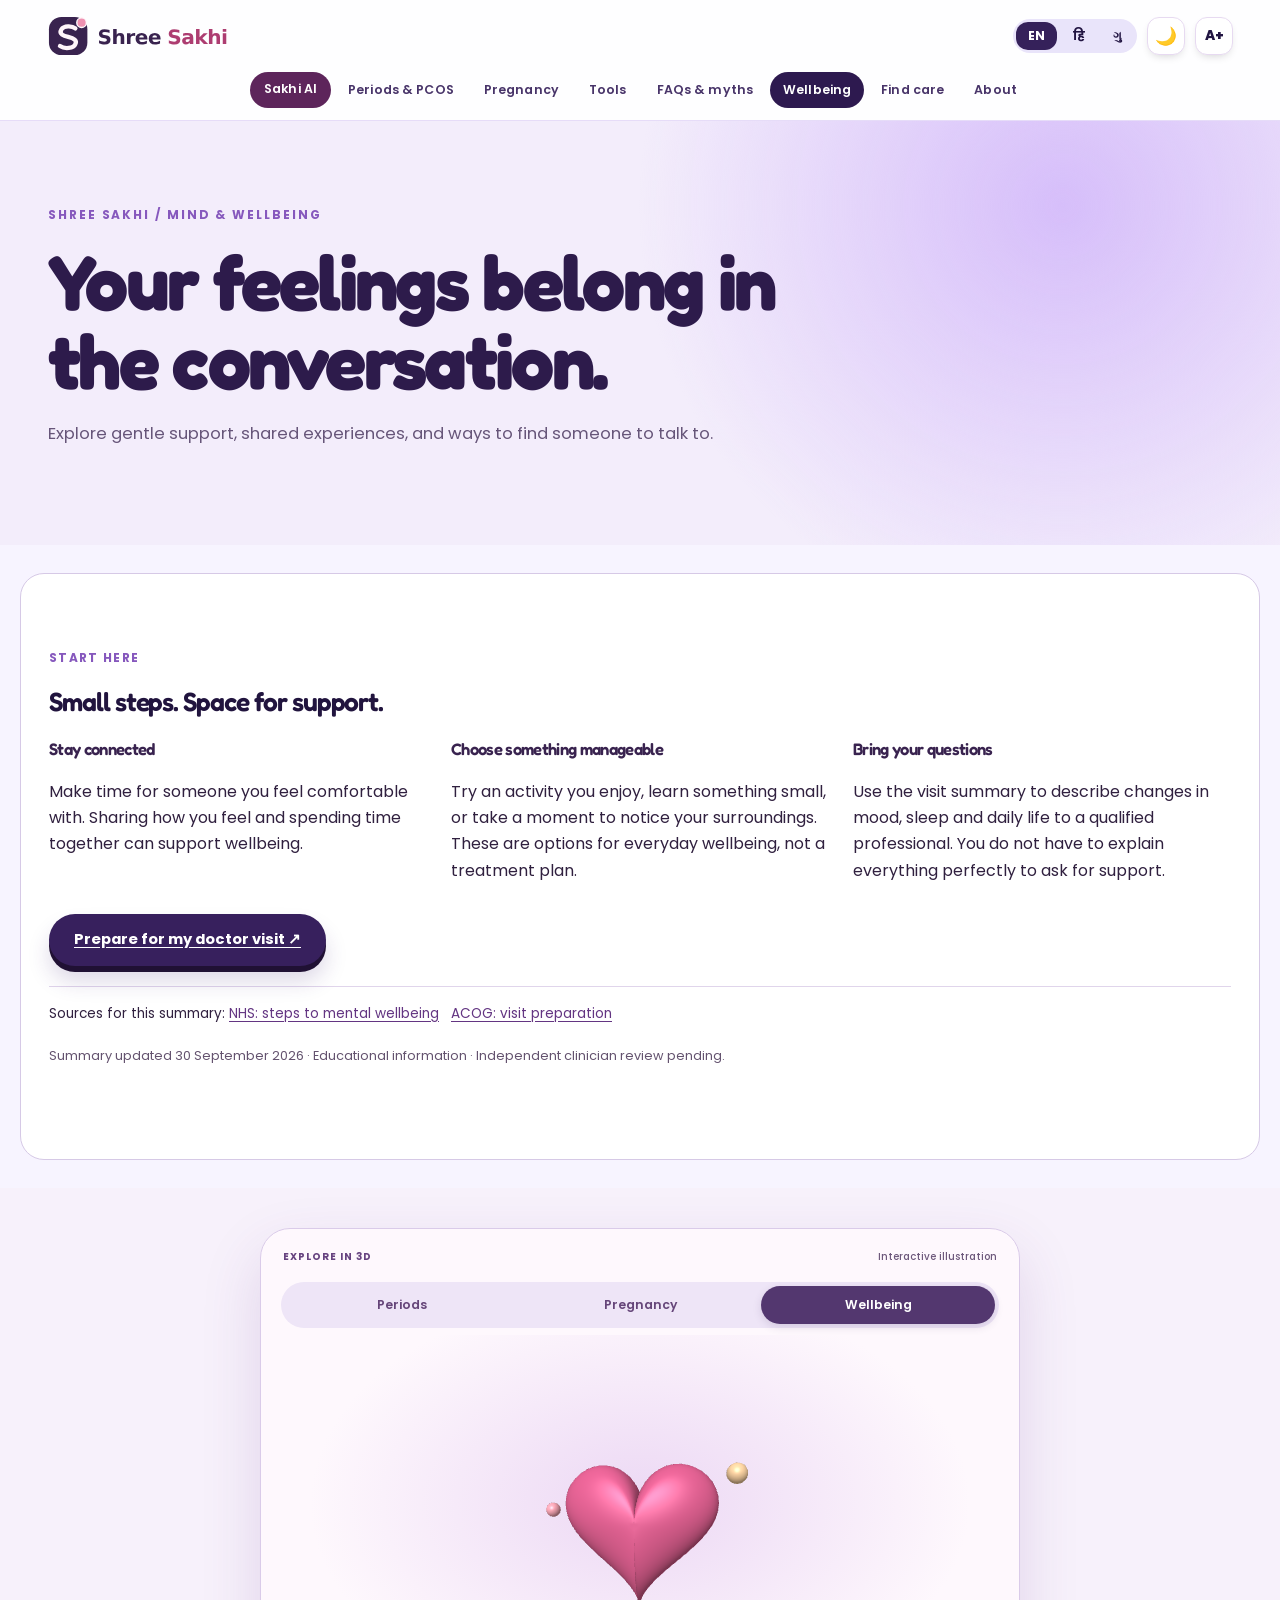
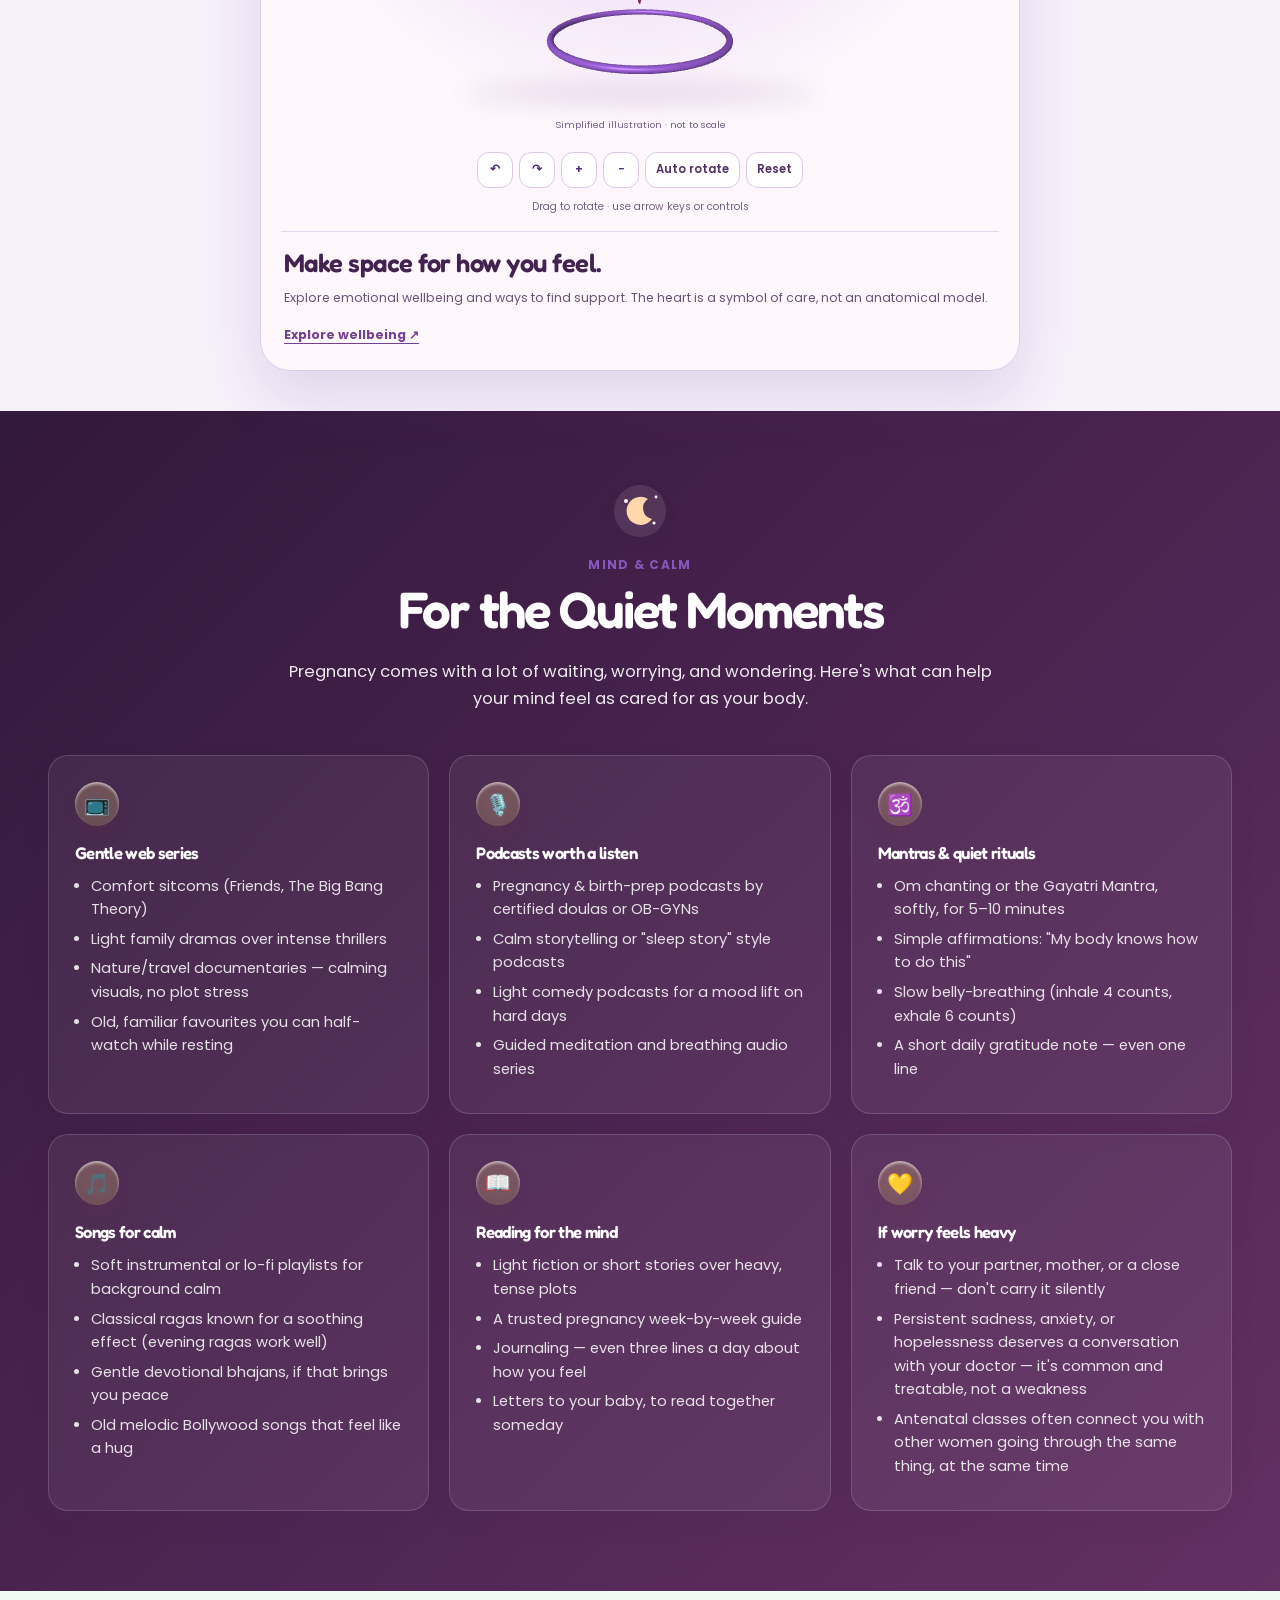
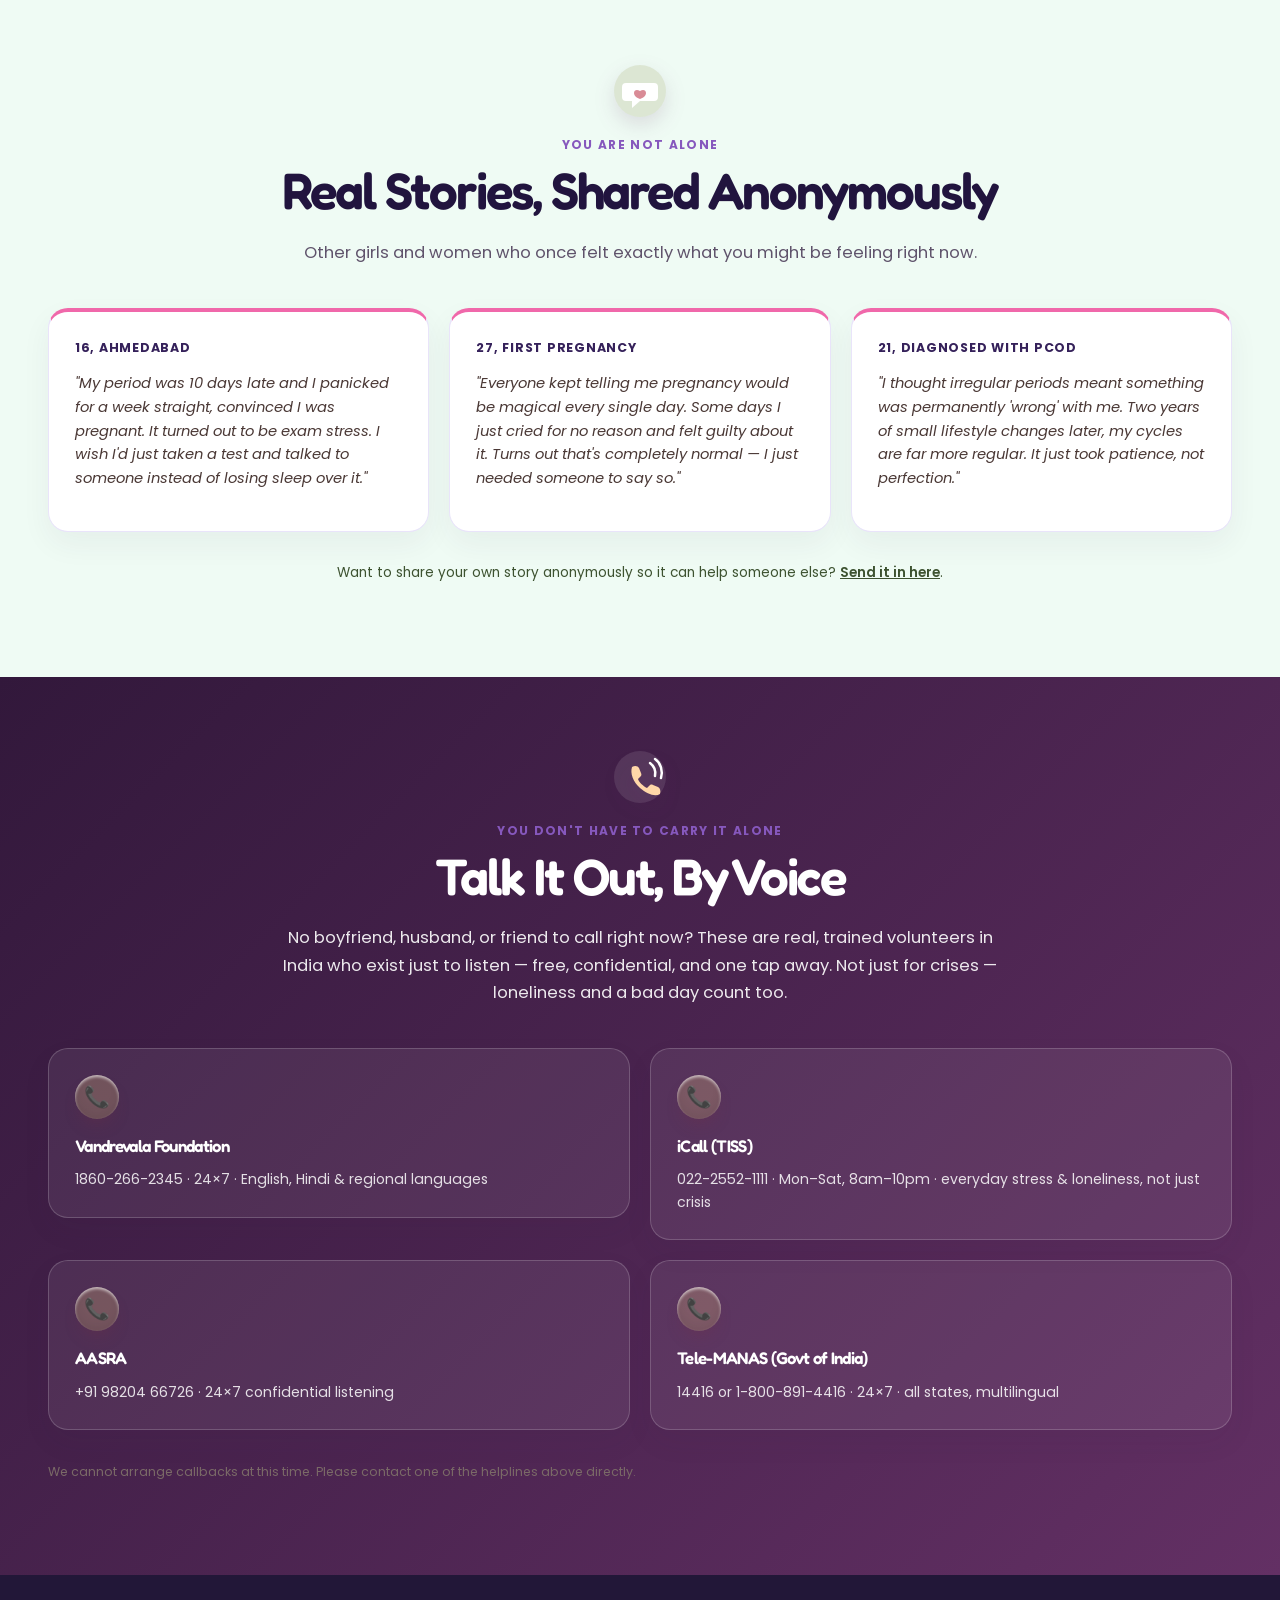
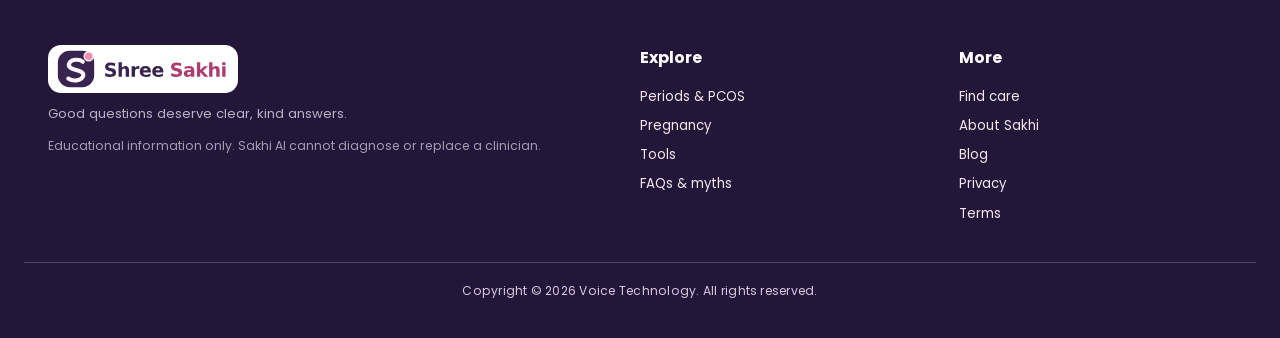
<file: wellbeing.html>
<!DOCTYPE html>
<html lang="en">
<head>
<meta charset="UTF-8">
<meta name="viewport" content="width=device-width, initial-scale=1.0">
<title>Mind & wellbeing — Shree Sakhi</title>
<meta name="description" content="Explore gentle support, shared experiences, and ways to find someone to talk to.">
<meta name="keywords" content="periods help India, PCOD symptoms, PCOS treatment, pregnancy care India, late period pregnancy, menstrual health, women health helpline India, period tracker, Shree Sakhi">
<meta name="author" content="Shree Sakhi">
<link rel="canonical" href="https://shreesakhiiiii.vercel.app/wellbeing.html">

<!-- Open Graph (Facebook, WhatsApp, Instagram link previews) -->
<meta property="og:type" content="website">
<meta property="og:title" content="Mind & wellbeing — Shree Sakhi">
<meta property="og:description" content="Judgement-free answers on periods, PCOD, and pregnancy for girls and women in India. FAQs, trackers, an AI voice assistant, and verified helplines.">
<meta property="og:url" content="https://shreesakhiiiii.vercel.app/wellbeing.html">
<meta property="og:site_name" content="Shree Sakhi">
<meta property="og:locale" content="en_IN">

<!-- Twitter Card -->
<meta name="twitter:card" content="summary">
<meta name="twitter:title" content="Mind & wellbeing — Shree Sakhi">
<meta name="twitter:description" content="Judgement-free answers on periods, PCOD, and pregnancy for girls and women in India.">

<link rel="icon" type="image/svg+xml" href="shree-sakhi-icon.svg">
<link rel="manifest" href="manifest.json">
<meta name="theme-color" content="#7A2E3B">
<meta name="apple-mobile-web-app-capable" content="yes">
<meta name="apple-mobile-web-app-status-bar-style" content="black-translucent">
<meta name="apple-mobile-web-app-title" content="Shree Sakhi">
<link rel="preconnect" href="https://fonts.googleapis.com">
<link href="https://fonts.googleapis.com/css2?family=Fraunces:ital,opsz,wght@0,9..144,400;0,9..144,600;1,9..144,500&family=Poppins:wght@300;400;500;600;700&family=Fredoka:wght@500;600;700&display=swap" rel="stylesheet">

<!--
  PRIVACY-FRIENDLY ANALYTICS (Plausible — no cookies, no personal data collected, GDPR-safe)
  1. Sign up free at https://plausible.io (or self-host — see plausible.io/docs/self-hosting)
  2. Add your real domain there
  3. Your domain (shreesakhiiiii.vercel.app) is already filled in below —
  4. Uncomment the script tag
  Until then, this stays commented out and collects nothing.
-->
<!-- <script defer data-domain="shreesakhiiiii.vercel.app" src="https://plausible.io/js/script.js"></script> -->

<style>
  :root{
    --maroon:#7A2E3B;
    --maroon-deep:#511D26;
    --gold:#C9973F;
    --gold-light:#E8C77E;
    --cream:#FBF2E7;
    --cream-deep:#F3E4D0;
    --sage:#6E8B5E;
    --sage-light:#DCE6D3;
    --rose:#D98B96;
    --rose-light:#F6DFE1;
    --ink:#2B1B1A;
    --paper:#FFFDF9;
    --on-dark-band:#FBF2E7; /* constant light text color for maroon/dark bands — never changes with theme */
  }
  *{box-sizing:border-box;}

  /* ---------- ACCESSIBILITY ---------- */
  a:focus-visible, button:focus-visible, input:focus-visible, select:focus-visible, textarea:focus-visible{
    outline:3px solid var(--gold) !important;
    outline-offset:2px;
  }
  [data-theme="dark"] a:focus-visible, [data-theme="dark"] button:focus-visible,
  [data-theme="dark"] input:focus-visible, [data-theme="dark"] select:focus-visible{
    outline-color:#F5D9A8 !important;
  }
  .sr-only{
    position:absolute;width:1px;height:1px;padding:0;margin:-1px;overflow:hidden;
    clip:rect(0,0,0,0);white-space:nowrap;border:0;
  }
  html.text-large{font-size:112.5%;} /* scales every rem-based size up ~12% site-wide */
  .a11y-toggle{
    width:38px;height:38px;border-radius:50%;border:1.5px solid var(--cream-deep);background:var(--paper);
    cursor:pointer;font-size:.85rem;font-weight:800;display:flex;align-items:center;justify-content:center;
    box-shadow:0 4px 10px -4px rgba(0,0,0,0.2);color:var(--maroon-deep);
  }
  [data-theme="dark"] .a11y-toggle{background:#241922;border-color:#3a2830;color:#EDE3DD;}
  .faq-listen-btn{
    display:inline-flex;align-items:center;gap:6px;margin-top:12px;background:var(--sage-light);
    color:#2f4023;border:none;padding:7px 14px;border-radius:18px;font-size:.78rem;font-weight:700;
    cursor:pointer;font-family:'Poppins',sans-serif;
  }
  .faq-listen-btn:hover{background:#c9dab8;}
  [data-theme="dark"] .faq-listen-btn{background:#20301f;color:#cfe8c9;}

  .tip-of-day-wrap{max-width:1080px;margin:0 auto;padding:0 24px 50px;position:relative;z-index:1;}
  .tip-of-day{
    max-width:640px;margin:0 auto;background:linear-gradient(135deg,var(--gz-sun),#f2a93b);
    border-radius:20px;padding:20px 26px;text-align:center;box-shadow:0 16px 32px -16px rgba(255,200,87,0.5);
  }
  .tip-badge{font-family:'Fredoka',sans-serif;font-weight:700;font-size:.78rem;color:#4a2f00;display:block;margin-bottom:6px;}
  .tip-of-day p{margin:0;color:#3d2600;font-weight:500;font-size:.95rem;}

  .faq-feedback{display:flex;align-items:center;gap:8px;margin-top:12px;flex-wrap:wrap;}
  .faq-feedback-label{font-size:.78rem;color:#7a6a67;}
  .faq-fb-btn{
    background:var(--cream-deep);border:none;border-radius:50%;width:32px;height:32px;
    cursor:pointer;font-size:.95rem;transition:transform .15s;
  }
  .faq-fb-btn:hover{transform:scale(1.15);}
  .faq-fb-btn:disabled{opacity:.4;cursor:default;transform:none;}
  .faq-fb-thanks{font-size:.78rem;color:#3d5230;font-weight:600;}
  [data-theme="dark"] .faq-fb-btn{background:#3a2830;}
  [data-theme="dark"] .faq-feedback-label{color:#a89a95;}
  html{scroll-behavior:smooth;}
  @media(max-width:768px){
    /* iOS Safari zooms the whole page in if a focused input's font is under 16px — this keeps every field at a safe size on phones/tablets without changing how they look on desktop */
    input, select, textarea{font-size:16px !important;}
  }
  body{
    margin:0;
    background:var(--cream);
    color:var(--ink);
    font-family:'Poppins',sans-serif;
    line-height:1.6;
  }
  h1,h2,h3,h4{
    font-family:'Fraunces',serif;
    margin:0 0 .4em 0;
    font-weight:600;
    color:var(--maroon-deep);
  }
  a{color:inherit;}
  .eyebrow{
    font-size:.72rem;
    letter-spacing:.16em;
    text-transform:uppercase;
    color:var(--maroon);
    font-weight:600;
    margin-bottom:.6em;
    display:inline-block;
  }
  .container{max-width:1080px;margin:0 auto;padding:0 24px;}
  /* ---------- NAV ---------- */
  nav{
    position:sticky;top:0;z-index:50;
    background:rgba(251,242,231,0.92);
    backdrop-filter:blur(8px);
    border-bottom:1px solid var(--cream-deep);
  }
  .navwrap{
    max-width:1080px;margin:0 auto;padding:14px 24px 10px;
    display:flex;align-items:center;justify-content:space-between;
    flex-wrap:wrap;gap:10px;
  }
  .nav-controls{display:flex;align-items:center;gap:10px;flex-shrink:0;}

  .hamburger{
    display:none;width:38px;height:38px;border-radius:10px;border:1.5px solid var(--cream-deep);
    background:var(--paper);cursor:pointer;flex-direction:column;align-items:center;justify-content:center;
    gap:4px;
  }
  .hamburger span{width:18px;height:2px;background:var(--maroon-deep);border-radius:2px;transition:transform .25s, opacity .25s;}
  .hamburger.open span:nth-child(1){transform:translateY(6px) rotate(45deg);}
  .hamburger.open span:nth-child(2){opacity:0;}
  .hamburger.open span:nth-child(3){transform:translateY(-6px) rotate(-45deg);}
  [data-theme="dark"] .hamburger{background:#241922;border-color:#3a2830;}
  [data-theme="dark"] .hamburger span{background:#F2E3D5;}

  @media(max-width:820px){
    .hamburger{display:flex;}
    .navlinks-row{
      max-height:0;overflow:hidden;padding:0 24px;transition:max-height .3s ease, padding .3s ease;
    }
    .navlinks-row.open{max-height:600px;padding:0 24px 16px;}
    .navlinks{flex-direction:column;align-items:center;gap:4px;width:100%;}
    .navlinks a{width:100%;text-align:center;padding:10px 0;border-bottom:1px solid var(--cream-deep);}
    .navlinks a:last-child{border-bottom:none;}
    [data-theme="dark"] .navlinks a{border-bottom-color:#3a2830;}
  }
  .navlinks-row{
    max-width:1080px;margin:0 auto;padding:0 24px 14px;
  }
  .navlinks{display:flex;gap:8px 20px;flex-wrap:wrap;justify-content:center;}
  .brand{display:flex;align-items:center;gap:10px;flex-shrink:0;}
  .brand .mark{width:34px;height:34px;flex-shrink:0;}
  .brand-text{font-family:'Fraunces',serif;font-weight:600;font-size:1.25rem;color:var(--maroon-deep);}
  .brand-text span{color:var(--gold);}
  .navlinks a{
    font-size:.85rem;font-weight:500;text-decoration:none;color:var(--maroon-deep);
    padding:6px 2px;border-bottom:2px solid transparent;transition:border-color .2s;
  }
  .navlinks a:hover{border-color:var(--gold);}
  /* ---------- HERO ---------- */
  .hero{
    position:relative;
    padding:78px 24px 60px;
    overflow:hidden;
    background:
      radial-gradient(circle at 88% 12%, var(--rose-light) 0%, transparent 42%),
      radial-gradient(circle at 8% 90%, var(--sage-light) 0%, transparent 40%);
  }
  .hero-inner{max-width:1080px;margin:0 auto;display:grid;grid-template-columns:1.15fr .85fr;gap:48px;align-items:center;}
  @media(max-width:820px){.hero-inner{grid-template-columns:1fr;}}
  .letter{
    background:var(--paper);
    border-radius:4px;
    padding:38px 40px;
    box-shadow:0 18px 40px -18px rgba(81,29,38,0.35);
    border-left:5px solid var(--gold);
  }
  .letter h1{font-size:2.35rem;line-height:1.18;}
  .letter p{font-size:1.02rem;color:#4a3835;}
  .letter .sign{
    margin-top:22px;font-family:'Fraunces',serif;font-style:italic;color:var(--maroon);font-size:1.05rem;
  }
  .heroart{display:flex;justify-content:center;}
  .cta-row{display:flex;gap:14px;margin-top:26px;flex-wrap:wrap;}
  .btn{
    display:inline-block;padding:13px 26px;border-radius:30px;font-weight:600;font-size:.92rem;
    text-decoration:none;cursor:pointer;border:none;transition:transform .15s, box-shadow .15s;
  }
  .btn-primary{background:var(--maroon);color:var(--on-dark-band);}
  .btn-primary:hover{transform:translateY(-2px);box-shadow:0 10px 20px -8px rgba(122,46,59,0.55);}
  .btn-ghost{background:transparent;border:1.5px solid var(--maroon);color:var(--maroon-deep);}
  .btn-ghost:hover{background:var(--maroon);color:var(--on-dark-band);}
  /* divider motif */
  .divider{display:flex;align-items:center;justify-content:center;gap:10px;margin:0 auto 10px;width:fit-content;}
  .divider svg{display:block;}
  /* ---------- SECTION shell ---------- */
  section{padding:70px 24px;}
  .section-head{text-align:center;max-width:640px;margin:0 auto 44px;}
  .section-head p{color:#5a4744;font-size:1rem;}
  .band-cream{background:var(--cream);}
  .band-paper{background:var(--paper);}
  .band-maroon{background:linear-gradient(180deg,var(--maroon-deep),var(--maroon));color:var(--on-dark-band);}
  .band-maroon h2, .band-maroon h3{color:var(--on-dark-band);}
  .band-sage{background:linear-gradient(180deg,#f6f8f2,var(--sage-light));}
  /* ---------- FAQ ---------- */
  .tabbar{display:flex;justify-content:center;gap:10px;margin-bottom:36px;flex-wrap:wrap;}
  .tabbtn{
    padding:10px 22px;border-radius:24px;border:1.5px solid var(--maroon);
    background:transparent;color:var(--maroon-deep);font-weight:600;font-size:.88rem;
    cursor:pointer;font-family:'Poppins',sans-serif;transition:all .2s;
  }
  .tabbtn.active{background:var(--maroon);color:var(--on-dark-band);}
  .faqgroup{display:none;max-width:780px;margin:0 auto;}
  .faqgroup.active{display:block;}
  .faq-cat{
    font-size:.78rem;letter-spacing:.1em;text-transform:uppercase;color:var(--gold);
    font-weight:700;margin:30px 0 12px;
  }
  .faq-cat:first-child{margin-top:0;}
  .accordion-item{
    background:var(--paper);border:1px solid var(--cream-deep);border-radius:12px;
    margin-bottom:10px;overflow:hidden;
  }
  .accordion-q{
    width:100%;text-align:left;background:none;border:none;padding:18px 22px;
    font-family:'Poppins',sans-serif;font-weight:600;font-size:.96rem;color:var(--ink);
    display:flex;justify-content:space-between;align-items:center;gap:14px;cursor:pointer;
  }
  .accordion-q .plus{font-size:1.3rem;color:var(--maroon);transition:transform .25s;flex-shrink:0;}
  .accordion-item.open .plus{transform:rotate(45deg);}
  .accordion-a{
    max-height:0;overflow:hidden;transition:max-height .3s ease;
    padding:0 22px;font-size:.93rem;color:#4a3835;
  }
  .accordion-item.open .accordion-a{max-height:600px;padding:0 22px 20px;}
  /* ---------- CARD GRID ---------- */
  .grid3{display:grid;grid-template-columns:repeat(3,1fr);gap:20px;}
  @media(max-width:1024px){.grid3{grid-template-columns:repeat(2,1fr);}}
  .grid2{display:grid;grid-template-columns:repeat(2,1fr);gap:20px;}
  @media(max-width:760px){.grid3{grid-template-columns:1fr;}.grid2{grid-template-columns:1fr;}}
  .card{
    background:var(--paper);border-radius:14px;padding:26px;border:1px solid var(--cream-deep);
  }
  .card h4{font-size:1.05rem;margin-bottom:.5em;}
  .card ul{margin:0;padding-left:1.1em;font-size:.92rem;color:#4a3835;}
  .card ul li{margin-bottom:6px;}
  .icon-badge{
    width:44px;height:44px;border-radius:50%;display:flex;align-items:center;justify-content:center;
    background:var(--rose-light);font-size:1.3rem;margin-bottom:14px;
  }
  .card.sage .icon-badge{background:var(--sage-light);}
  .card.gold .icon-badge{background:#F5E7C6;}
  /* two-column avoid/do lists */
  .dolist{border-left:4px solid var(--sage);}
  .avoidlist{border-left:4px solid var(--rose);}
  .tag{
    display:inline-block;background:var(--sage-light);color:#3d5230;font-size:.72rem;
    padding:3px 10px;border-radius:20px;font-weight:600;margin-bottom:10px;
  }
  .tag.avoid{background:var(--rose-light);color:#7a3038;}
  /* mood grid small cards */
  .moodcard{
    background:var(--paper);border-radius:14px;padding:20px;border:1px solid var(--cream-deep);
    text-align:center;
  }
  .moodcard .emoji{font-size:1.8rem;margin-bottom:8px;}
  .moodcard h4{font-size:.95rem;margin-bottom:6px;}
  .moodcard p{font-size:.82rem;color:#5a4744;margin:0;}
  /* find doctor */
  .finder-box{
    background:var(--paper);border-radius:18px;padding:34px;max-width:640px;margin:0 auto;
    box-shadow:0 20px 40px -22px rgba(81,29,38,0.3);
  }
  .finder-row{display:flex;gap:10px;flex-wrap:wrap;}
  .finder-row input{
    flex:1;min-width:200px;padding:13px 16px;border-radius:10px;border:1.5px solid var(--cream-deep);
    font-family:'Poppins',sans-serif;font-size:.95rem;
  }
  .finder-row input:focus{outline:none;border-color:var(--gold);}
  .quickpicks{display:flex;gap:8px;flex-wrap:wrap;margin-top:14px;}
  .chip{
    padding:6px 14px;border-radius:20px;background:var(--sage-light);color:#3d5230;
    font-size:.8rem;font-weight:600;border:none;cursor:pointer;
  }
  .helpline-strip{
    display:grid;grid-template-columns:repeat(5,1fr);gap:14px;max-width:1000px;margin:40px auto 0;
  }
  @media(max-width:820px){.helpline-strip{grid-template-columns:repeat(2,1fr);}}
  .helpline-card{
    background:rgba(255,255,255,0.08);border:1px solid rgba(255,255,255,0.18);border-radius:14px;
    padding:18px;text-align:center;
  }
  .helpline-card .num{font-family:'Fraunces',serif;font-size:1.7rem;font-weight:600;color:var(--gold-light);}
  .helpline-card .lbl{font-size:.78rem;opacity:.85;margin-top:4px;}
  /* footer */
  footer{background:var(--maroon-deep);color:var(--on-dark-band);padding:40px 24px 30px;text-align:center;}
  footer p{font-size:.82rem;opacity:.8;max-width:640px;margin:8px auto;}
  .disclaimer{
    background:var(--cream-deep);border-radius:12px;padding:16px 20px;font-size:.82rem;
    color:#5a4744;max-width:780px;margin:30px auto 0;text-align:center;
  }
  @media(max-width:600px){
    .letter{padding:26px 22px;}
    .letter h1{font-size:1.7rem;}
    section{padding:50px 18px;}
    .helpline-strip{grid-template-columns:repeat(2,1fr) !important;gap:10px;}
    .helpline-card .num{font-size:1.4rem;}
    .voicewidget.premium{padding:18px;}
    .mic-wrap{width:100px;height:100px;}
    .micbtn{width:88px;height:88px;font-size:1.8rem;}
    .vw-thread{max-height:260px;}
    .vw-bubble{max-width:90%;font-size:.86rem;}
    .kickbig{width:120px;height:120px;font-size:1rem;}
    .finder-row{flex-direction:column;align-items:stretch;}
    .finder-row input{min-width:0;}
    .voice-typed{flex-direction:column;}
    .voice-typed button{width:100%;}
    .cta-row{flex-direction:column;align-items:stretch;}
    .cta-row .btn{width:100%;text-align:center;}
    .quickpicks{justify-content:center;}
  }
  @media(max-width:400px){
    .helpline-strip{grid-template-columns:1fr !important;}
    .grid3, .grid2{gap:14px;}
    .navwrap{padding:12px 16px 8px;}
    .navlinks-row{padding:0 16px 12px;}
  }
  /* Larger desktop/PC screens: keep line lengths readable, don't stretch content edge to edge */
  @media(min-width:1400px){
    .container{max-width:1180px;}
    .hero-inner, .navwrap, .navlinks-row{max-width:1180px;}
  }

  /* ---------- LANGUAGE SWITCH ---------- */
  .langswitch{display:flex;gap:4px;background:var(--cream-deep);border-radius:20px;padding:3px;}
  .langswitch button{
    border:none;background:transparent;padding:5px 12px;border-radius:16px;font-size:.76rem;
    font-weight:700;cursor:pointer;color:var(--maroon-deep);font-family:'Poppins',sans-serif;
  }
  .langswitch button.active{background:var(--maroon);color:var(--on-dark-band);}

  /* ---------- TOOLS ---------- */
  .toolbar{display:flex;justify-content:center;gap:8px;margin-bottom:32px;flex-wrap:wrap;}
  .toolbtn{
    padding:9px 16px;border-radius:20px;border:1.5px solid var(--sage);background:transparent;
    color:#3d5230;font-weight:600;font-size:.8rem;cursor:pointer;font-family:'Poppins',sans-serif;
  }
  .toolbtn.active{background:var(--sage);color:#fff;}
  .toolpanel{display:none;max-width:680px;margin:0 auto;}
  .toolpanel.active{display:block;}
  .tool-card{background:var(--paper);border:1px solid var(--cream-deep);border-radius:16px;padding:28px;}
  .tool-card label{display:block;font-size:.82rem;font-weight:600;color:var(--maroon-deep);margin:14px 0 6px;}
  .tool-card input, .tool-card select{
    width:100%;padding:11px 14px;border-radius:8px;border:1.5px solid var(--cream-deep);
    font-family:'Poppins',sans-serif;font-size:.92rem;
  }
  .tool-card input:focus, .tool-card select:focus{outline:none;border-color:var(--gold);}
  .tool-result{
    margin-top:18px;padding:16px 18px;background:var(--sage-light);border-radius:12px;
    font-size:.9rem;color:#2f4023;display:none;
  }
  .tool-result.show{display:block;}
  .tool-result strong{color:var(--maroon-deep);font-family:'Fraunces',serif;font-size:1.1rem;}
  .mini-note{font-size:.78rem;color:#7a6a67;margin-top:10px;}

  .ai-insight-box{
    margin-top:24px;padding-top:20px;border-top:1px dashed var(--cream-deep);
  }
  .ai-insight-box h4{font-size:.95rem;margin-bottom:4px;}
  .stat-row{display:grid;grid-template-columns:repeat(3,1fr);gap:10px;margin-top:12px;}
  .stat-row label{font-size:.72rem;margin:0 0 4px;}
  .stat-row input{padding:9px 10px;font-size:.85rem;}
  @media(max-width:520px){.stat-row{grid-template-columns:1fr;}}
  .ai-insight-result{
    display:none;margin-top:16px;padding:16px 18px;border-radius:14px;font-size:.9rem;line-height:1.55;
    background:linear-gradient(135deg,var(--rose-light),var(--sage-light));color:var(--ink);
  }
  .ai-insight-result.show{display:block;}
  .ai-insight-result .ai-loading{display:inline-flex;gap:4px;}
  .ai-insight-result .ai-loading span{
    width:6px;height:6px;border-radius:50%;background:var(--maroon);opacity:.5;animation:typingDot 1.2s ease-in-out infinite;
  }
  .ai-insight-result .ai-loading span:nth-child(2){animation-delay:.2s;}
  .ai-insight-result .ai-loading span:nth-child(3){animation-delay:.4s;}
  [data-theme="dark"] .ai-insight-box{border-top-color:#3a2830;}
  [data-theme="dark"] .ai-insight-result{background:linear-gradient(135deg,#3a2430,#1c2a20);color:#EDE3DD;}
  .checklist label{
    display:flex;align-items:flex-start;gap:10px;font-size:.88rem;font-weight:400;color:var(--ink);
    margin-bottom:10px;cursor:pointer;
  }
  .checklist input[type="checkbox"]{width:auto;margin-top:3px;}
  .kickbtn-wrap{text-align:center;padding:20px 0;}
  .kickbig{
    width:140px;height:140px;border-radius:50%;background:var(--rose);color:#fff;border:none;
    font-family:'Fraunces',serif;font-size:1.1rem;font-weight:600;cursor:pointer;box-shadow:0 12px 24px -10px rgba(217,139,150,.6);
  }
  .kickbig:active{transform:scale(.96);}
  .kickstats{display:flex;justify-content:center;gap:26px;margin-top:18px;}
  .kickstats div{text-align:center;}
  .kickstats .kn{font-family:'Fraunces',serif;font-size:1.6rem;color:var(--maroon-deep);}
  .kickstats .kl{font-size:.74rem;color:#7a6a67;}

  /* ---------- FLIP CARDS (myths) ---------- */
  .flipgrid{display:grid;grid-template-columns:repeat(2,1fr);gap:18px;}
  @media(max-width:700px){.flipgrid{grid-template-columns:1fr;}}
  .flipcard{perspective:1200px;height:180px;cursor:pointer;}
  .flipinner{position:relative;width:100%;height:100%;transition:transform .5s;transform-style:preserve-3d;}
  .flipcard.flipped .flipinner{transform:rotateY(180deg);}
  .flipface{
    position:absolute;inset:0;backface-visibility:hidden;border-radius:14px;padding:22px;
    display:flex;flex-direction:column;justify-content:center;
  }
  .flipfront{background:var(--rose-light);border:1px solid var(--rose);}
  .flipback{background:var(--sage-light);border:1px solid var(--sage);transform:rotateY(180deg);}
  .flipface .tag2{font-size:.7rem;font-weight:700;letter-spacing:.08em;text-transform:uppercase;margin-bottom:8px;}
  .flipfront .tag2{color:#7a3038;}
  .flipback .tag2{color:#3d5230;}
  .flipface p{margin:0;font-size:.92rem;font-weight:500;color:var(--ink);}

  /* ---------- STORIES ---------- */
  .storycard{
    background:var(--paper);border-radius:16px;padding:26px;border:1px solid var(--cream-deep);
    border-top:4px solid var(--gold);
  }
  .storycard .who{font-size:.78rem;font-weight:700;color:var(--maroon);text-transform:uppercase;letter-spacing:.06em;margin-bottom:10px;}
  .storycard p{font-size:.92rem;color:#4a3835;font-style:italic;}

  /* ---------- ASK SAKHI ---------- */
  .askform textarea, .askform input, .askform select{
    width:100%;padding:12px 14px;border-radius:10px;border:1.5px solid var(--cream-deep);
    font-family:'Poppins',sans-serif;font-size:.92rem;margin-bottom:14px;
  }
  .askform textarea{min-height:110px;resize:vertical;}
  .askform label{display:block;font-size:.8rem;font-weight:600;color:var(--maroon-deep);margin-bottom:6px;}

  /* ---------- FLOATING TALK BUTTON ---------- */
  .whatsapp-share{
    display:inline-flex;align-items:center;gap:8px;background:#25D366;color:#fff;
    padding:9px 18px;border-radius:24px;text-decoration:none;font-weight:700;font-size:.85rem;
    box-shadow:0 8px 18px -8px rgba(37,211,102,0.5);transition:transform .2s;
  }
  .whatsapp-share:hover{transform:translateY(-2px);}
  .share-row{display:flex;justify-content:center;margin-top:20px;}

  .floatbtn{
    position:fixed;bottom:22px;right:22px;z-index:60;
    background:var(--maroon);color:var(--on-dark-band);border:none;border-radius:30px;
    padding:14px 20px;font-weight:700;font-size:.86rem;box-shadow:0 14px 30px -12px rgba(81,29,38,0.6);
    cursor:pointer;display:flex;align-items:center;gap:8px;
  }
  .floatmenu{
    position:fixed;bottom:78px;right:22px;z-index:60;background:var(--paper);border-radius:14px;
    box-shadow:0 20px 40px -18px rgba(0,0,0,0.3);padding:14px;display:none;min-width:220px;
  }
  .floatmenu.show{display:block;}
  .floatmenu a{
    display:block;padding:10px 12px;border-radius:8px;font-size:.86rem;font-weight:600;
    text-decoration:none;color:var(--maroon-deep);margin-bottom:4px;
  }
  .floatmenu a:hover{background:var(--cream);}

  .verify-badge{
    display:inline-flex;align-items:center;gap:6px;background:var(--sage-light);color:#3d5230;
    font-size:.76rem;font-weight:700;padding:4px 12px;border-radius:20px;margin-top:10px;
  }

  /* ---------- SECTION LOOP ANIMATIONS ---------- */
  .section-anim{display:flex;justify-content:center;margin-bottom:6px;}
  .section-anim svg{display:block;}

  @keyframes bottlePulse{
    0%,100%{transform:scale(1);}
    50%{transform:scale(1.06);}
  }
  @keyframes steamRise1{
    0%{transform:translateY(0) scaleX(1);opacity:0;}
    15%{opacity:.9;}
    100%{transform:translateY(-22px) scaleX(1.4);opacity:0;}
  }
  @keyframes steamRise2{
    0%{transform:translateY(0) scaleX(1);opacity:0;}
    15%{opacity:.7;}
    100%{transform:translateY(-22px) scaleX(1.4);opacity:0;}
  }
  .bottle-body{animation:bottlePulse 1.4s ease-in-out infinite;transform-origin:center bottom;}
  .steam-a{animation:steamRise1 1.6s ease-in-out infinite;}
  .steam-b{animation:steamRise2 1.6s ease-in-out infinite;animation-delay:.5s;}
  .steam-c{animation:steamRise1 1.6s ease-in-out infinite;animation-delay:.9s;}

  @keyframes heartBeat{
    0%,100%{transform:scale(1);}
    15%{transform:scale(1.18);}
    30%{transform:scale(0.96);}
    45%{transform:scale(1.12);}
    60%{transform:scale(1);}
  }
  @keyframes babyBounce{
    0%,100%{transform:translateY(0) rotate(0deg);}
    50%{transform:translateY(-6px) rotate(-4deg);}
  }
  .heart-shape{animation:heartBeat 1.5s ease-in-out infinite;transform-origin:center;}
  .baby-shape{animation:babyBounce 1.8s ease-in-out infinite;transform-origin:center bottom;}

  /* ================= GEN-Z LAYER ================= */
  :root{
    --gz-pink:#FF6FA0;
    --gz-purple:#8C6CF6;
    --gz-mint:#3FD8B8;
    --gz-sun:#FFC857;
  }
  .gz-gradient-text{
    background:linear-gradient(90deg,var(--gz-pink),var(--gz-purple));
    -webkit-background-clip:text;background-clip:text;color:transparent;
  }
  .sticker-pill{
    display:inline-flex;align-items:center;gap:6px;padding:6px 16px;border-radius:24px;
    font-family:'Fredoka',sans-serif;font-weight:600;font-size:.8rem;color:#fff;
    background:linear-gradient(135deg,var(--gz-pink),var(--gz-purple));
    box-shadow:0 8px 18px -8px rgba(140,108,246,.55);
  }
  .sticker-pill.mint{background:linear-gradient(135deg,var(--gz-mint),#2bb89f);box-shadow:0 8px 18px -8px rgba(63,216,184,.5);}
  .sticker-pill.sun{background:linear-gradient(135deg,var(--gz-sun),#f2a93b);box-shadow:0 8px 18px -8px rgba(255,200,87,.5);color:#4a2f00;}
  .glass-card{
    background:rgba(255,255,255,0.6);backdrop-filter:blur(10px);-webkit-backdrop-filter:blur(10px);
    border:1px solid rgba(255,255,255,0.7);border-radius:20px;
  }
  .gz-blob{position:absolute;border-radius:50%;filter:blur(2px);opacity:.55;animation:blobFloat 7s ease-in-out infinite;}
  @keyframes blobFloat{0%,100%{transform:translateY(0) translateX(0);}50%{transform:translateY(-14px) translateX(8px);}}

  /* new pain-relief loop icons */
  @keyframes iceHeatSwap{
    0%,40%{opacity:1;}45%,90%{opacity:0;}95%,100%{opacity:1;}
  }
  @keyframes iceHeatSwap2{
    0%,40%{opacity:0;}45%,90%{opacity:1;}95%,100%{opacity:0;}
  }
  .ice-layer{animation:iceHeatSwap 3s ease-in-out infinite;}
  .heat-layer{animation:iceHeatSwap2 3s ease-in-out infinite;}

  @keyframes stretchSway{
    0%,100%{transform:rotate(0deg);}
    25%{transform:rotate(-8deg);}
    75%{transform:rotate(8deg);}
  }
  .stretch-fig{animation:stretchSway 3.5s ease-in-out infinite;transform-origin:bottom center;}

  @keyframes cupSteamSlow{
    0%{transform:translateY(0) scaleX(1);opacity:0;}
    20%{opacity:.85;}
    100%{transform:translateY(-20px) scaleX(1.5);opacity:0;}
  }
  .cup-steam-a{animation:cupSteamSlow 3s ease-in-out infinite;}
  .cup-steam-b{animation:cupSteamSlow 3s ease-in-out infinite;animation-delay:1s;}
  .cup-steam-c{animation:cupSteamSlow 3s ease-in-out infinite;animation-delay:2s;}

  @keyframes pillowGlow{
    0%,100%{opacity:.25;transform:scale(1);}
    50%{opacity:.6;transform:scale(1.15);}
  }
  @keyframes pillowBob{
    0%,100%{transform:translateY(0);}
    50%{transform:translateY(-4px);}
  }
  .pillow-glow{animation:pillowGlow 4s ease-in-out infinite;transform-origin:center;}
  .pillow-shape{animation:pillowBob 4s ease-in-out infinite;}

  @keyframes legLift{
    0%,100%{transform:translateY(0);}
    50%{transform:translateY(-7px);}
  }
  .leg-shape{animation:legLift 3s ease-in-out infinite;}

  @keyframes flameFlicker{
    0%,100%{transform:scaleY(1) rotate(0deg);}
    30%{transform:scaleY(1.15) rotate(-3deg);}
    60%{transform:scaleY(0.9) rotate(3deg);}
  }
  .flame-shape{animation:flameFlicker 3s ease-in-out infinite;transform-origin:bottom center;}

  @keyframes stickerFloat{
    0%,100%{transform:translateY(0) rotate(-3deg);}
    50%{transform:translateY(-8px) rotate(3deg);}
  }
  .sticker-float{animation:stickerFloat 3.4s ease-in-out infinite;display:inline-block;}
  @keyframes stickerWiggle{
    0%,100%{transform:rotate(-6deg) scale(1);}
    50%{transform:rotate(6deg) scale(1.08);}
  }
  .sticker-wiggle{animation:stickerWiggle 2.6s ease-in-out infinite;display:inline-block;}

  /* ================= 3D DEPTH LAYER ================= */
  .icon-badge{
    position:relative;overflow:hidden;
    box-shadow:0 10px 18px -8px rgba(122,46,59,0.35), inset 0 2px 3px rgba(255,255,255,0.6), inset 0 -6px 10px rgba(0,0,0,0.06);
    background:radial-gradient(circle at 32% 28%, #ffffff 0%, var(--rose-light) 42%, var(--rose) 100%);
  }
  .card.sage .icon-badge{background:radial-gradient(circle at 32% 28%, #ffffff 0%, var(--sage-light) 42%, var(--sage) 100%);}
  .card.gold .icon-badge{background:radial-gradient(circle at 32% 28%, #ffffff 0%, #F5E7C6 42%, var(--gold) 100%);}

  .card, .moodcard, .storycard, .helpline-card{
    transition:transform .3s ease, box-shadow .3s ease;
    transform-style:preserve-3d;
  }
  .card:hover, .moodcard:hover, .storycard:hover{
    transform:perspective(700px) rotateX(3deg) translateY(-6px) scale(1.015);
    box-shadow:0 24px 40px -20px rgba(81,29,38,0.35);
  }
  .btn{transition:transform .2s ease, box-shadow .2s ease;}
  .btn:active{transform:translateY(1px) scale(.97);}

  @keyframes bounceIcon{
    0%,100%{transform:translateY(0);}
    50%{transform:translateY(-8px);}
  }
  @keyframes rotateIcon{
    0%{transform:rotate(0deg);}
    100%{transform:rotate(360deg);}
  }
  @keyframes floatIcon{
    0%,100%{transform:translateY(0) rotate(-3deg);}
    50%{transform:translateY(-9px) rotate(3deg);}
  }
  @keyframes twinkleIcon{
    0%,100%{opacity:.3;transform:scale(0.8);}
    50%{opacity:1;transform:scale(1.15);}
  }
  @keyframes flipIcon{
    0%,100%{transform:rotateY(0deg);}
    50%{transform:rotateY(180deg);}
  }
  @keyframes pulseIcon{
    0%,100%{transform:scale(1);opacity:1;}
    50%{transform:scale(1.25);opacity:.6;}
  }
  @keyframes waveIcon{
    0%,100%{transform:scaleY(1);}
    50%{transform:scaleY(1.6);}
  }
  .anim-bounce{animation:bounceIcon 2.2s ease-in-out infinite;}
  .anim-rotate{animation:rotateIcon 3.5s linear infinite;transform-origin:center;}
  .anim-float{animation:floatIcon 3.2s ease-in-out infinite;}
  .anim-twinkle{animation:twinkleIcon 1.8s ease-in-out infinite;}
  .anim-flip{animation:flipIcon 3s ease-in-out infinite;transform-origin:center;}
  .anim-pulse{animation:pulseIcon 2s ease-in-out infinite;transform-origin:center;}
  .anim-wave{animation:waveIcon 1.2s ease-in-out infinite;transform-origin:bottom;}

  /* ================= AI VOICE WIDGET — PREMIUM ================= */
  .voicewidget.premium{
    max-width:640px;margin:0 auto;
    background:linear-gradient(180deg, rgba(255,255,255,0.85), rgba(255,255,255,0.65));
    backdrop-filter:blur(16px);-webkit-backdrop-filter:blur(16px);
    border-radius:28px;padding:28px;
    border:1px solid rgba(255,255,255,0.8);
    box-shadow:0 30px 60px -28px rgba(81,29,38,0.4), inset 0 1px 0 rgba(255,255,255,0.9);
    position:relative;overflow:hidden;
  }
  .voicewidget.premium::before{
    content:'';position:absolute;top:-60px;right:-60px;width:180px;height:180px;border-radius:50%;
    background:radial-gradient(circle, var(--gz-pink), transparent 70%);opacity:.25;pointer-events:none;
  }
  .voicewidget.premium::after{
    content:'';position:absolute;bottom:-70px;left:-50px;width:180px;height:180px;border-radius:50%;
    background:radial-gradient(circle, var(--gz-purple), transparent 70%);opacity:.2;pointer-events:none;
  }

  .vw-header{display:flex;align-items:center;gap:12px;margin-bottom:16px;position:relative;z-index:1;}
  .vw-avatar{
    width:44px;height:44px;border-radius:50%;display:flex;align-items:center;justify-content:center;
    box-shadow:0 8px 16px -6px rgba(140,108,246,.5);
  }
  .vw-name{font-family:'Fraunces',serif;font-weight:600;color:var(--maroon-deep);font-size:1.05rem;}
  .vw-status{font-family:'Fredoka',sans-serif;font-size:.78rem;color:#7a6a67;display:flex;align-items:center;gap:6px;}
  .vw-dot{width:7px;height:7px;border-radius:50%;background:var(--gz-mint);display:inline-block;animation:pulseIcon 1.6s ease-in-out infinite;}
  .vw-status.thinking .vw-dot{background:var(--gz-sun);}
  .vw-status.speaking .vw-dot{background:var(--gz-pink);}
  .vw-status.listening .vw-dot{background:var(--gz-purple);}

  .vw-thread{
    position:relative;z-index:1;max-height:320px;overflow-y:auto;margin-bottom:18px;
    padding-right:4px;scroll-behavior:smooth;
  }
  .vw-thread::-webkit-scrollbar{width:5px;}
  .vw-thread::-webkit-scrollbar-thumb{background:var(--cream-deep);border-radius:10px;}

  .vw-empty{text-align:center;padding:24px 12px;}
  .vw-empty-orb{
    width:56px;height:56px;border-radius:50%;margin:0 auto 14px;
    background:radial-gradient(circle at 32% 28%, #fff, var(--gz-pink) 45%, var(--gz-purple) 100%);
    box-shadow:0 12px 24px -10px rgba(140,108,246,.5);animation:floatIcon 3.5s ease-in-out infinite;
  }
  .vw-empty p{font-size:.88rem;color:#7a6a67;max-width:340px;margin:0 auto;}

  .vw-bubble{
    max-width:82%;padding:12px 16px;border-radius:18px;font-size:.9rem;line-height:1.5;
    margin-bottom:12px;animation:bubbleIn .35s ease both;
  }
  @keyframes bubbleIn{0%{opacity:0;transform:translateY(8px) scale(.97);}100%{opacity:1;transform:translateY(0) scale(1);}}
  .vw-bubble.user{
    margin-left:auto;background:linear-gradient(135deg, var(--maroon), var(--maroon-deep));
    color:var(--on-dark-band);border-bottom-right-radius:6px;
  }
  .vw-bubble.ai{
    margin-right:auto;background:linear-gradient(135deg, var(--rose-light), var(--sage-light));
    color:var(--ink);border-bottom-left-radius:6px;
  }
  .vw-bubble.ai .vw-replay{
    display:inline-flex;align-items:center;gap:4px;margin-top:8px;background:none;border:none;
    color:var(--maroon);font-weight:700;font-size:.76rem;cursor:pointer;padding:0;
  }
  .vw-typing{display:inline-flex;gap:4px;padding:4px 0;}
  .vw-typing span{
    width:7px;height:7px;border-radius:50%;background:var(--maroon);opacity:.5;
    animation:typingDot 1.2s ease-in-out infinite;
  }
  .vw-typing span:nth-child(2){animation-delay:.2s;}
  .vw-typing span:nth-child(3){animation-delay:.4s;}
  @keyframes typingDot{0%,60%,100%{transform:translateY(0);opacity:.4;}30%{transform:translateY(-5px);opacity:1;}}

  .vw-controls{position:relative;z-index:1;text-align:center;}
  .voice-picker{display:flex;align-items:center;justify-content:center;gap:8px;margin-bottom:16px;flex-wrap:wrap;}
  .vp-label{font-size:.78rem;color:#7a6a67;font-weight:600;}
  .vp-btn{
    padding:6px 14px;border-radius:20px;border:1.5px solid var(--cream-deep);background:var(--paper);
    font-size:.78rem;font-weight:600;color:var(--maroon-deep);cursor:pointer;font-family:'Poppins',sans-serif;
    transition:all .2s;
  }
  .vp-btn.active{background:linear-gradient(135deg,var(--gz-pink),var(--gz-purple));color:#fff;border-color:transparent;}
  [data-theme="dark"] .vp-btn{background:#241922;border-color:#3a2830;color:#EDE3DD;}
  .mic-wrap{position:relative;width:120px;height:120px;margin:0 auto 18px;}
  .mic-ring{position:absolute;inset:0;border-radius:50%;border:2px solid var(--gz-pink);opacity:0;}
  .mic-ring.r2{border-color:var(--gz-purple);}
  .mic-ring.pulsing{animation:micRing 1.6s ease-out infinite;}
  .mic-ring.r2.pulsing{animation:micRing 1.6s ease-out infinite .5s;}
  @keyframes micRing{0%{transform:scale(0.75);opacity:.6;}100%{transform:scale(1.7);opacity:0;}}

  .wavebars{
    position:absolute;bottom:-22px;left:50%;transform:translateX(-50%);
    display:flex;align-items:flex-end;gap:4px;height:16px;opacity:0;transition:opacity .2s;
  }
  .wavebars.active{opacity:1;}
  .wavebars span{
    width:4px;background:linear-gradient(180deg,var(--gz-pink),var(--gz-purple));border-radius:3px;
    animation:waveIcon 1s ease-in-out infinite;
  }
  .wavebars span:nth-child(1){height:6px;animation-delay:0s;}
  .wavebars span:nth-child(2){height:14px;animation-delay:.15s;}
  .wavebars span:nth-child(3){height:8px;animation-delay:.3s;}
  .wavebars span:nth-child(4){height:16px;animation-delay:.1s;}
  .wavebars span:nth-child(5){height:10px;animation-delay:.25s;}

  .micbtn{
    position:relative;width:104px;height:104px;border-radius:50%;border:none;cursor:pointer;
    background:radial-gradient(circle at 32% 28%, #ffffff 0%, var(--gz-pink) 45%, var(--gz-purple) 100%);
    box-shadow:0 16px 32px -12px rgba(140,108,246,.6), inset 0 3px 6px rgba(255,255,255,0.5);
    font-size:2.1rem;transition:transform .2s, box-shadow .2s;
  }
  .micbtn:hover{transform:scale(1.05);box-shadow:0 20px 38px -12px rgba(140,108,246,.7), inset 0 3px 6px rgba(255,255,255,0.5);}
  .micbtn.listening{animation:pulseIcon 1s ease-in-out infinite;}
  .micbtn.speaking{animation:micRing 1s ease-in-out infinite;background:radial-gradient(circle at 32% 28%, #ffffff 0%, var(--gz-mint) 45%, #2bb89f 100%);}

  .voice-typed{display:flex;gap:8px;margin-top:6px;}
  .voice-typed input{
    flex:1;padding:12px 18px;border-radius:24px;border:1.5px solid var(--cream-deep);
    font-family:'Poppins',sans-serif;background:rgba(255,255,255,0.7);
  }
  .voice-typed input:focus{outline:none;border-color:var(--gz-purple);}

  /* ================= DARK MODE ================= */
  html{transition:background-color .35s ease;}
  body, nav, section, .card, .moodcard, .storycard, .tool-card, .finder-box,
  .accordion-item, .voicewidget.premium, .helpline-card, .letter, .glass-card,
  .voice-typed input, .askform input, .askform textarea, .askform select{
    transition:background-color .35s ease, color .35s ease, border-color .35s ease, box-shadow .35s ease;
  }

  .theme-toggle{
    width:38px;height:38px;border-radius:50%;border:1.5px solid var(--cream-deep);background:var(--paper);
    cursor:pointer;font-size:1.1rem;display:flex;align-items:center;justify-content:center;
    box-shadow:0 4px 10px -4px rgba(0,0,0,0.2);
  }

  [data-theme="dark"]{
    --cream:#170F13;
    --cream-deep:#271A21;
    --paper:#231720;
    --ink:#EDE3DD;
  }
  [data-theme="dark"] body{background:var(--cream);color:var(--ink);}
  [data-theme="dark"] .band-cream{background:var(--cream);}
  [data-theme="dark"] .band-paper{background:var(--paper);}
  [data-theme="dark"] .band-sage{background:linear-gradient(180deg,#151d15,#1c281d);}
  [data-theme="dark"] .band-maroon{background:linear-gradient(180deg,#2a1219,#3d1a24);}
  [data-theme="dark"] nav{background:rgba(23,15,19,0.9);border-color:#3a2830;}
  [data-theme="dark"] .navlinks a{color:#F2E3D5;}
  [data-theme="dark"] h1, [data-theme="dark"] h2, [data-theme="dark"] h3, [data-theme="dark"] h4{color:#F5D9A8;}
  [data-theme="dark"] .section-head p{color:#C9BDB8;}
  [data-theme="dark"] .letter{background:#241922;border-left-color:var(--gold);}
  [data-theme="dark"] .letter p{color:#D9CFC9;}
  [data-theme="dark"] .card, [data-theme="dark"] .moodcard, [data-theme="dark"] .storycard,
  [data-theme="dark"] .tool-card, [data-theme="dark"] .finder-box, [data-theme="dark"] .accordion-item,
  [data-theme="dark"] .helpline-card{
    background:#241922;border-color:#3a2830;color:#EDE3DD;
  }
  [data-theme="dark"] .voicewidget.premium{
    background:linear-gradient(180deg, rgba(40,28,34,0.9), rgba(30,20,26,0.9));border-color:rgba(255,255,255,0.08);
  }
  [data-theme="dark"] .glass-card{background:rgba(45,32,40,0.55);border-color:rgba(255,255,255,0.08);}
  [data-theme="dark"] .flipfront{background:#3a2430;border-color:#5a3540;}
  [data-theme="dark"] .flipback{background:#1c2a20;border-color:#2f4a38;}
  [data-theme="dark"] .disclaimer{background:#271a21;color:#C9BDB8;}
  [data-theme="dark"] .mini-note{color:#a89a95;}
  [data-theme="dark"] .accordion-a{color:#CFC3BD;}
  [data-theme="dark"] .accordion-q{color:#EDE3DD;}
  [data-theme="dark"] .voice-typed input, [data-theme="dark"] .askform input,
  [data-theme="dark"] .askform textarea, [data-theme="dark"] .askform select,
  [data-theme="dark"] .finder-row input, [data-theme="dark"] .tool-card input,
  [data-theme="dark"] .tool-card select{
    background:#1c1319;border-color:#4a3542;color:#EDE3DD;
  }
  [data-theme="dark"] .tool-result{background:#20301f;color:#cfe8c9;}
  [data-theme="dark"] .vw-thread::-webkit-scrollbar-thumb{background:#3a2830;}
  [data-theme="dark"] .theme-toggle{background:#241922;border-color:#3a2830;}
  [data-theme="dark"] .langswitch{background:#241922;}
  [data-theme="dark"] .langswitch button{color:#EDE3DD;}
  [data-theme="dark"] footer{background:#12080c;}

  /* retint the many hardcoded inline text colors used across cards */
  [data-theme="dark"] [style*="color:#4a3835"]{color:#D9CFC9 !important;}
  [data-theme="dark"] [style*="color:#5a4744"]{color:#C9BDB8 !important;}
  [data-theme="dark"] [style*="color:#3d5230"]{color:#9FD9B8 !important;}
  [data-theme="dark"] [style*="color:#7a6a67"]{color:#B5A9A4 !important;}
  [data-theme="dark"] [style*="color:#7a3038"]{color:#F0A0A8 !important;}
  [data-theme="dark"] [style*="color:#4a2f00"]{color:#F0C97A !important;}
  [data-theme="dark"] [style*="color:#2f4023"]{color:#B8E0A0 !important;}
  [data-theme="dark"] .tool-card label,
  [data-theme="dark"] .askform label,
  [data-theme="dark"] .tool-card h4,
  [data-theme="dark"] .voicewidget h4,
  [data-theme="dark"] .finder-box h4{color:#F0C97A;}
  [data-theme="dark"] .vw-name{color:#F5D9A8;}
  [data-theme="dark"] .vw-status{color:#B5A9A4;}
  [data-theme="dark"] .vw-bubble.ai{color:#1a1015;}
  [data-theme="dark"] .verify-badge{background:#20301f;color:#cfe8c9;}

  /* production pass: catch remaining class-based (non-inline) hardcoded colors */
  [data-theme="dark"] .card ul, [data-theme="dark"] .card li{color:#D9CFC9;}
  [data-theme="dark"] .moodcard p{color:#C9BDB8;}
  [data-theme="dark"] .storycard p{color:#D9CFC9;}
  [data-theme="dark"] .toolbtn{color:#9FD9B8;border-color:#3f6b4f;}
  [data-theme="dark"] .toolbtn.active{color:#0e1f10;}
  [data-theme="dark"] .kickstats .kl{color:#B5A9A4;}
  [data-theme="dark"] .vw-empty p{color:#B5A9A4;}
  [data-theme="dark"] .vp-label{color:#B5A9A4;}
  [data-theme="dark"] .flipfront .tag2{color:#F0A0A8;}
  [data-theme="dark"] .flipback .tag2{color:#9FD9B8;}
  [data-theme="dark"] .flipface p{color:#EDE3DD;}
  [data-theme="dark"] .checklist label{color:#EDE3DD;}
  [data-theme="dark"] .storycard .who{color:#E8A5AE;}
  [data-theme="dark"] .brand-text{color:#F2E3D5;}
  [data-theme="dark"] .eyebrow{color:#E8A5AE;}
  [data-theme="dark"] .icon-badge{box-shadow:0 10px 18px -8px rgba(0,0,0,0.6), inset 0 2px 3px rgba(255,255,255,0.25), inset 0 -6px 10px rgba(0,0,0,0.35);}
  [data-theme="dark"] .sign{color:#E8A5AE;}
  [data-theme="dark"] .btn-ghost{border-color:#E8A5AE;color:#F2E3D5;}
  [data-theme="dark"] .cb-time, [data-theme="dark"] select{background:#1c1319;color:#EDE3DD;}
</style>
<link rel="stylesheet" href="refresh.css">
<link rel="stylesheet" href="portal.css">
<link rel="stylesheet" href="atelier.css">
<link rel="stylesheet" href="genz-3d.css">
</head>
<body>
<a class="skip-link" href="#main-content">Skip to content</a>
<nav aria-label="Main navigation"><div class="navwrap"><a class="brand" href="index.html" aria-label="Shree Sakhi home"><img class="brand-logo" src="shree-sakhi-logo.svg" alt="Shree Sakhi" width="184" height="49"></a><div class="nav-controls"><div class="langswitch" id="langswitch"><button class="active" data-lang="en">EN</button><button data-lang="hi">हि</button><button data-lang="gu">ગુ</button></div><button class="theme-toggle" id="themeToggle" onclick="toggleTheme()" aria-label="Toggle dark mode">🌙</button><button class="a11y-toggle" id="textSizeToggle" onclick="toggleTextSize()" aria-label="Toggle larger text size">A+</button><button class="hamburger" id="hamburgerBtn" onclick="toggleMobileNav()" aria-label="Toggle menu" aria-controls="navlinksRow" aria-expanded="false"><span></span><span></span><span></span></button></div></div><div class="navlinks-row" id="navlinksRow"><div class="navlinks"><a href="index.html">Sakhi AI</a><a href="periods.html">Periods &amp; PCOS</a><a href="pregnancy.html">Pregnancy</a><a href="tools.html">Tools</a><a href="faqs.html">FAQs &amp; myths</a><a aria-current="page" href="wellbeing.html">Wellbeing</a><a href="care.html">Find care</a><a href="about.html">About</a></div></div></nav>
<main id="main-content">
<header class="page-banner"><div class="container"><span class="eyebrow">SHREE SAKHI / MIND & WELLBEING</span><h1>Your feelings belong in the conversation.</h1><p>Explore gentle support, shared experiences, and ways to find someone to talk to.</p></div></header><section class="container guide-brief" aria-label="Quick guide"><span class="eyebrow">START HERE</span><h2>Small steps. Space for support.</h2><div class="guide-brief-grid"><article><h3>Stay connected</h3><p>Make time for someone you feel comfortable with. Sharing how you feel and spending time together can support wellbeing.</p></article><article><h3>Choose something manageable</h3><p>Try an activity you enjoy, learn something small, or take a moment to notice your surroundings. These are options for everyday wellbeing, not a treatment plan.</p></article><article><h3>Bring your questions</h3><p>Use the visit summary to describe changes in mood, sleep and daily life to a qualified professional. You do not have to explain everything perfectly to ask for support.</p></article></div><a class="btn btn-primary" href="tools.html#visit-summary">Prepare for my doctor visit ↗</a><div class="guide-source">Sources for this summary: <a target="_blank" rel="noopener noreferrer" href="https://www.nhs.uk/mental-health/self-help/guides-tools-and-activities/five-steps-to-mental-wellbeing/">NHS: steps to mental wellbeing</a><a target="_blank" rel="noopener noreferrer" href="https://www.acog.org/womens-health/infographics/10-telehealth-tips-for-an-ob-gyn-visit">ACOG: visit preparation</a></div><p class="guide-meta">Summary updated 30 September 2026 · Educational information · Independent clinician review pending.</p></section><section class="health-topic-scene" aria-label="Explore this health topic in 3D"><div class="container"><div class="health-viewer" data-health-3d="wellbeing"><div class="health-viewer-top"><span>EXPLORE IN 3D</span><span class="health-live">Interactive illustration</span></div><div class="health-tabs" role="group" aria-label="Choose a health illustration"><button type="button" data-topic="cycle" aria-pressed="false">Periods</button><button type="button" data-topic="pregnancy" aria-pressed="false">Pregnancy</button><button type="button" data-topic="wellbeing" aria-pressed="false">Wellbeing</button></div><div class="health-stage"><canvas tabindex="0" aria-label="Interactive health illustration">Explore periods, pregnancy and wellbeing using the topic buttons and guide links.</canvas><div class="health-floor" aria-hidden="true"></div><span class="health-model-note">Simplified illustration · not to scale</span></div><div class="health-controls" role="group" aria-label="3D model controls"><button type="button" data-turn="-0.25" aria-label="Rotate left">↶</button><button type="button" data-turn="0.25" aria-label="Rotate right">↷</button><button type="button" data-zoom="-0.4" aria-label="Zoom in">+</button><button type="button" data-zoom="0.4" aria-label="Zoom out">−</button><button type="button" data-spin aria-pressed="false">Auto rotate</button><button type="button" data-reset>Reset</button></div><p class="health-status" role="status">Loading illustration…</p><div class="health-caption" aria-live="polite"><h3 class="health-title"></h3><p class="health-description"></p><a class="health-link" href="periods.html">Explore periods &amp; PCOS ↗</a></div></div></div></section>
<section id="mind-calm" class="band-maroon">
  <div class="container">
    <div class="section-head">
      <div class="section-anim">
        <svg width="60" height="60" viewBox="0 0 60 60" fill="none">
          <circle cx="30" cy="30" r="26" fill="rgba(255,255,255,0.1)"/>
          <path class="anim-float" d="M38 18a14 14 0 1 0 4 20 11 11 0 0 1-4-20z" fill="var(--gold-light)"/>
          <circle class="anim-twinkle" cx="16" cy="20" r="2" fill="#fff"/>
          <circle class="anim-twinkle" cx="44" cy="42" r="1.6" fill="#fff" style="animation-delay:.6s;"/>
          <circle class="anim-twinkle" cx="46" cy="16" r="1.4" fill="#fff" style="animation-delay:1.1s;"/>
        </svg>
      </div>
      <span class="eyebrow" data-i18n="calmsec.eyebrow">Mind &amp; calm</span>
      <h2 data-i18n="calmsec.h2">For the Quiet Moments</h2>
      <p style="color:var(--on-dark-band);opacity:.9;" data-i18n="calmsec.p">Pregnancy comes with a lot of waiting, worrying, and wondering. Here's what can help your mind feel as cared for as your body.</p>
    </div>

    <div class="grid3">
      <div class="card" style="background:rgba(255,255,255,0.06);border-color:rgba(255,255,255,0.15);">
        <div class="icon-badge" style="background:rgba(232,199,126,0.25);">📺</div>
        <div data-i18n="calm.card1"><h4 style="color:var(--on-dark-band);">Gentle web series</h4>
        <ul style="color:var(--on-dark-band);opacity:.85;">
          <li>Comfort sitcoms (Friends, The Big Bang Theory)</li>
          <li>Light family dramas over intense thrillers</li>
          <li>Nature/travel documentaries — calming visuals, no plot stress</li>
          <li>Old, familiar favourites you can half-watch while resting</li>
        </ul></div>
      </div>
      <div class="card" style="background:rgba(255,255,255,0.06);border-color:rgba(255,255,255,0.15);">
        <div class="icon-badge" style="background:rgba(232,199,126,0.25);">🎙️</div>
        <div data-i18n="calm.card2"><h4 style="color:var(--on-dark-band);">Podcasts worth a listen</h4>
        <ul style="color:var(--on-dark-band);opacity:.85;">
          <li>Pregnancy &amp; birth-prep podcasts by certified doulas or OB-GYNs</li>
          <li>Calm storytelling or "sleep story" style podcasts</li>
          <li>Light comedy podcasts for a mood lift on hard days</li>
          <li>Guided meditation and breathing audio series</li>
        </ul></div>
      </div>
      <div class="card" style="background:rgba(255,255,255,0.06);border-color:rgba(255,255,255,0.15);">
        <div class="icon-badge" style="background:rgba(232,199,126,0.25);">🕉️</div>
        <div data-i18n="calm.card3"><h4 style="color:var(--on-dark-band);">Mantras &amp; quiet rituals</h4>
        <ul style="color:var(--on-dark-band);opacity:.85;">
          <li>Om chanting or the Gayatri Mantra, softly, for 5–10 minutes</li>
          <li>Simple affirmations: "My body knows how to do this"</li>
          <li>Slow belly-breathing (inhale 4 counts, exhale 6 counts)</li>
          <li>A short daily gratitude note — even one line</li>
        </ul></div>
      </div>
      <div class="card" style="background:rgba(255,255,255,0.06);border-color:rgba(255,255,255,0.15);">
        <div class="icon-badge" style="background:rgba(232,199,126,0.25);">🎵</div>
        <div data-i18n="calm.card4"><h4 style="color:var(--on-dark-band);">Songs for calm</h4>
        <ul style="color:var(--on-dark-band);opacity:.85;">
          <li>Soft instrumental or lo-fi playlists for background calm</li>
          <li>Classical ragas known for a soothing effect (evening ragas work well)</li>
          <li>Gentle devotional bhajans, if that brings you peace</li>
          <li>Old melodic Bollywood songs that feel like a hug</li>
        </ul></div>
      </div>
      <div class="card" style="background:rgba(255,255,255,0.06);border-color:rgba(255,255,255,0.15);">
        <div class="icon-badge" style="background:rgba(232,199,126,0.25);">📖</div>
        <div data-i18n="calm.card5"><h4 style="color:var(--on-dark-band);">Reading for the mind</h4>
        <ul style="color:var(--on-dark-band);opacity:.85;">
          <li>Light fiction or short stories over heavy, tense plots</li>
          <li>A trusted pregnancy week-by-week guide</li>
          <li>Journaling — even three lines a day about how you feel</li>
          <li>Letters to your baby, to read together someday</li>
        </ul></div>
      </div>
      <div class="card" style="background:rgba(255,255,255,0.06);border-color:rgba(255,255,255,0.15);">
        <div class="icon-badge" style="background:rgba(232,199,126,0.25);">💛</div>
        <div data-i18n="calm.card6"><h4 style="color:var(--on-dark-band);">If worry feels heavy</h4>
        <ul style="color:var(--on-dark-band);opacity:.85;">
          <li>Talk to your partner, mother, or a close friend — don't carry it silently</li>
          <li>Persistent sadness, anxiety, or hopelessness deserves a conversation with your doctor — it's common and treatable, not a weakness</li>
          <li>Antenatal classes often connect you with other women going through the same thing, at the same time</li>
        </ul></div>
      </div>
    </div>
  </div>
</section>
<section id="stories" class="band-sage">
  <div class="container">
    <div class="section-head">
      <div class="section-anim">
        <svg width="60" height="60" viewBox="0 0 60 60" fill="none">
          <circle cx="30" cy="30" r="26" fill="#DCE6D3"/>
          <path d="M16 22h28a4 4 0 0 1 4 4v10a4 4 0 0 1-4 4H30l-8 7v-7h-6a4 4 0 0 1-4-4V26a4 4 0 0 1 4-4z" fill="#fff"/>
          <path class="anim-pulse" d="M30 30c-3-2-6-1-6 2s3 5 6 6c3-1 6-3 6-6s-3-4-6-2z" fill="#D98B96"/>
        </svg>
      </div>
      <span class="eyebrow" data-i18n="storiessec.eyebrow">You are not alone</span>
      <h2 data-i18n="storiessec.h2">Real Stories, Shared Anonymously</h2>
      <p data-i18n="storiessec.p">Other girls and women who once felt exactly what you might be feeling right now.</p>
    </div>
    <div class="grid3">
      <div class="storycard">
        <div class="who">16, Ahmedabad</div>
        <p>"My period was 10 days late and I panicked for a week straight, convinced I was pregnant. It turned out to be exam stress. I wish I'd just taken a test and talked to someone instead of losing sleep over it."</p>
      </div>
      <div class="storycard">
        <div class="who">27, first pregnancy</div>
        <p>"Everyone kept telling me pregnancy would be magical every single day. Some days I just cried for no reason and felt guilty about it. Turns out that's completely normal — I just needed someone to say so."</p>
      </div>
      <div class="storycard">
        <div class="who">21, diagnosed with PCOD</div>
        <p>"I thought irregular periods meant something was permanently 'wrong' with me. Two years of small lifestyle changes later, my cycles are far more regular. It just took patience, not perfection."</p>
      </div>
    </div>
    <p style="text-align:center;margin-top:30px;font-size:.85rem;color:#3d5230;">Want to share your own story anonymously so it can help someone else? <a href="index.html#ai-voice" style="text-decoration:underline;font-weight:600;">Send it in here</a>.</p>
  </div>
</section>
<section id="voice-support" class="band-maroon">
  <div class="container">
    <div class="section-head">
      <div class="section-anim">
        <svg width="60" height="60" viewBox="0 0 60 60" fill="none">
          <circle cx="30" cy="30" r="26" fill="rgba(255,255,255,0.1)"/>
          <path d="M22 20c-2 6 1 15 8 21s15 9 20 6c1-3 0-6-2-7l-5-2c-2-1-3 0-4 1l-2 2c-4-2-8-6-9-9l2-2c1-1 2-2 1-4l-2-5c-1-2-4-3-7-1z" fill="var(--gold-light)"/>
          <path class="anim-pulse" d="M40 16c4 3 6 8 5 13" stroke="#fff" stroke-width="2.5" stroke-linecap="round" fill="none"/>
          <path class="anim-pulse" d="M45 12c6 4 8 12 6 19" stroke="#fff" stroke-width="2.5" stroke-linecap="round" fill="none" style="animation-delay:.3s;"/>
        </svg>
      </div>
      <span class="eyebrow" style="color:var(--gold-light);" data-i18n="voicesec.eyebrow">You don't have to carry it alone</span>
      <h2 style="color:var(--on-dark-band);" data-i18n="voicesec.h2">Talk It Out, By Voice</h2>
      <p style="color:var(--on-dark-band);opacity:.9;" data-i18n="voicesec.p">No boyfriend, husband, or friend to call right now? These are real, trained volunteers in India who exist just to listen — free, confidential, and one tap away. Not just for crises — loneliness and a bad day count too.</p>
    </div>

    <div class="grid2">
      <a href="tel:18602662345" style="text-decoration:none;">
        <div class="card" style="background:rgba(255,255,255,0.07);border-color:rgba(255,255,255,0.18);">
          <div class="icon-badge" style="background:rgba(232,199,126,0.25);">📞</div>
          <h4 style="color:var(--on-dark-band);">Vandrevala Foundation</h4>
          <p style="color:var(--on-dark-band);opacity:.85;font-size:.88rem;margin:0;">1860-266-2345 · 24×7 · English, Hindi &amp; regional languages</p>
        </div>
      </a>
      <a href="tel:02225521111" style="text-decoration:none;">
        <div class="card" style="background:rgba(255,255,255,0.07);border-color:rgba(255,255,255,0.18);">
          <div class="icon-badge" style="background:rgba(232,199,126,0.25);">📞</div>
          <h4 style="color:var(--on-dark-band);">iCall (TISS)</h4>
          <p style="color:var(--on-dark-band);opacity:.85;font-size:.88rem;margin:0;">022-2552-1111 · Mon–Sat, 8am–10pm · everyday stress &amp; loneliness, not just crisis</p>
        </div>
      </a>
      <a href="tel:+919820466726" style="text-decoration:none;">
        <div class="card" style="background:rgba(255,255,255,0.07);border-color:rgba(255,255,255,0.18);">
          <div class="icon-badge" style="background:rgba(232,199,126,0.25);">📞</div>
          <h4 style="color:var(--on-dark-band);">AASRA</h4>
          <p style="color:var(--on-dark-band);opacity:.85;font-size:.88rem;margin:0;">+91 98204 66726 · 24×7 confidential listening</p>
        </div>
      </a>
      <a href="tel:14416" style="text-decoration:none;">
        <div class="card" style="background:rgba(255,255,255,0.07);border-color:rgba(255,255,255,0.18);">
          <div class="icon-badge" style="background:rgba(232,199,126,0.25);">📞</div>
          <h4 style="color:var(--on-dark-band);">Tele-MANAS (Govt of India)</h4>
          <p style="color:var(--on-dark-band);opacity:.85;font-size:.88rem;margin:0;">14416 or 1-800-891-4416 · 24×7 · all states, multilingual</p>
        </div>
      </a>
    </div>

    <p class="mini-note" style="margin-top:32px;">We cannot arrange callbacks at this time. Please contact one of the helplines above directly.</p>
  </div>
</section>
</main>
<footer class="portal-footer"><div class="container footer-grid"><div><a href="index.html" class="footer-brand"><img class="footer-logo" src="shree-sakhi-logo.svg" alt="Shree Sakhi" width="190" height="50"></a><p>Good questions deserve clear, kind answers.</p><p class="footer-note">Educational information only. Sakhi AI cannot diagnose or replace a clinician.</p></div><div><strong>Explore</strong><a href="periods.html">Periods &amp; PCOS</a><a href="pregnancy.html">Pregnancy</a><a href="tools.html">Tools</a><a href="faqs.html">FAQs &amp; myths</a></div><div><strong>More</strong><a href="care.html">Find care</a><a href="about.html">About Sakhi</a><a href="blog.html">Blog</a><a href="privacy.html">Privacy</a><a href="terms.html">Terms</a></div></div><div class="container copyright-line">Copyright © 2026 Voice Technology. All rights reserved.</div></footer>
<script src="site.js" defer></script>
<script src="health-3d.js" defer></script>
</body>
</html>
</file>
<file: refresh.css>
/* Shree Sakhi visual refresh: approachable editorial layout with bold, playful accents. */
:root {
  --maroon:#5d255b;
  --maroon-deep:#351739;
  --gold:#f09a7b;
  --gold-light:#ffd7a8;
  --cream:#f8f5ff;
  --cream-deep:#e8e0fa;
  --sage:#4d827a;
  --sage-light:#dbf5eb;
  --rose:#ec759d;
  --rose-light:#ffe2ed;
  --ink:#291e38;
  --paper:#ffffff;
  --on-dark-band:#ffffff;
  --gz-pink:#ff8daf;
  --gz-purple:#9067db;
  --gz-mint:#b1edcf;
  --gz-sun:#ffd28b;
}
html{scroll-padding-top:124px;}
body{background:var(--cream);color:var(--ink);}
h1,h2,h3,h4{font-family:'Fredoka','Poppins',sans-serif;font-weight:600;letter-spacing:-.025em;}
h2{font-size:clamp(2rem,4vw,3.35rem);line-height:1.1;}
.container,.navwrap,.navlinks-row,.hero-inner{max-width:1180px;}
.eyebrow{color:#623095;letter-spacing:.11em;font-size:.75rem;font-weight:700;}
.btn{border-radius:16px;padding:13px 23px;box-shadow:0 7px 0 rgba(53,23,57,.12);font-weight:700;}
.btn-primary{background:#5d255b;color:#fff;}
.btn-primary:hover{background:#431942;box-shadow:0 10px 18px rgba(93,37,91,.22);}
.btn-ghost{background:#fff;border:2px solid #5d255b;color:#351739;}
.btn-ghost:hover{background:#5d255b;color:#fff;}

nav{background:rgba(255,255,255,.91);border-bottom:1px solid #e9def2;box-shadow:0 8px 30px rgba(51,25,70,.05);}
.navwrap{padding:15px 24px 9px;}
.brand .mark{width:39px;height:39px;background:#f5e9ff;border-radius:13px;padding:4px;}
.brand-text{font-family:'Fredoka',sans-serif;font-size:1.55rem;letter-spacing:-.04em;}
.brand-text span{color:#bc4e82;}
.navlinks-row{padding-bottom:11px;}
.navlinks{gap:5px 9px;}
.navlinks a{font-size:.75rem;font-weight:700;padding:7px 10px;border:0;border-radius:11px;white-space:nowrap;}
.navlinks a:hover,.navlinks a:focus-visible{background:#f5e9ff;color:#5d255b;}
.navlinks a:first-child{background:#5d255b;color:#fff;padding:7px 14px;}
.langswitch,.theme-toggle,.a11y-toggle{border-color:#e7daf1;}

.hero{padding:78px 24px 42px;background:radial-gradient(circle at 87% 14%,#ffe2ed 0,transparent 30%),radial-gradient(circle at 5% 90%,#dff7ed 0,transparent 34%),#f8f5ff;}
.hero-inner{gap:24px;grid-template-columns:1.16fr .84fr;}
.letter{position:relative;border:0;border-radius:32px;padding:clamp(28px,5vw,66px);background:#fff;box-shadow:0 22px 60px rgba(73,33,88,.11);transform:rotate(-1deg);}
.letter:before{content:'✦';position:absolute;right:35px;top:21px;color:#f09a7b;font-size:2rem;}
.letter h1{font-size:clamp(2.65rem,5vw,5.15rem);line-height:1.02;max-width:720px;margin:14px 0 23px;color:#351739;}
.letter p{font-size:1rem;line-height:1.75;max-width:630px;color:#524660;}
.letter .sign{font-family:'Fredoka',sans-serif;font-style:normal;font-size:.95rem;color:#9a558f;}
.heroart{min-height:440px;align-items:center;border-radius:36px;background:radial-gradient(circle at 66% 25%,#ffe1ee 0 18%,transparent 19%),radial-gradient(circle at 28% 75%,#c8f5dc 0 19%,transparent 20%),linear-gradient(145deg,#eadbff,#fcdde9);box-shadow:inset 0 0 0 1px #fff,0 24px 54px rgba(73,33,88,.11);transform:rotate(2deg);}
.heroart svg{width:min(76%,330px);height:auto;filter:drop-shadow(0 20px 20px rgba(93,37,91,.14));}
.tip-of-day-wrap{padding:36px 24px 8px;}
.tip-of-day{max-width:750px;border-radius:18px;background:#dff5e8;border:1px solid #9bd4b6;box-shadow:none;padding:16px 23px;}
.tip-badge,.tip-of-day p{color:#215647;}

section{padding:88px 24px;}
.section-head{max-width:730px;margin-bottom:42px;}
.section-head p{font-size:1.03rem;line-height:1.65;color:#5f536b;}
.section-anim{margin-bottom:10px;}
.section-anim svg{filter:drop-shadow(0 8px 10px rgba(91,37,91,.14));}
.band-cream{background:#f8f5ff;}
.band-paper{background:#fff;}
.band-sage{background:#effbf4;}
.band-maroon{background:linear-gradient(135deg,#32183b,#633064);}
.card,.accordion-item,.finder-box,.toolpanel,.storycard{border-radius:20px;}
.card,.accordion-item,.finder-box,.storycard{box-shadow:0 12px 30px rgba(59,30,72,.055);}
.accordion-item{border:1px solid #e7def0;margin-bottom:12px;}
.accordion-q{padding:21px 24px;}
.tabbtn,.toolbtn{border-radius:14px;}
.tabbtn.active,.toolbtn.active{box-shadow:0 5px 0 rgba(53,23,57,.16);}
.voicewidget{border-radius:30px;box-shadow:0 24px 65px rgba(74,30,100,.15);}
.vw-header{border-radius:28px 28px 0 0;}
.voice-typed input{border-radius:14px;}
.mini-note{line-height:1.65;}
.chat-contribution{margin-top:17px;padding:16px 18px;border:1px solid #e7def0;border-radius:16px;background:#faf7ff;color:#463552;font-size:.83rem;line-height:1.55;}
.chat-contribution label{display:flex;align-items:flex-start;gap:9px;cursor:pointer;}
.chat-contribution input{margin-top:3px;accent-color:#5d255b;flex:none;}
.chat-delete{margin-top:9px;border:0;background:transparent;color:#5d255b;text-decoration:underline;cursor:pointer;font:inherit;font-weight:600;padding:4px 0;}
.chat-contribution p{margin:4px 0 0;}
#ask-sakhi .finder-box{max-width:700px;margin:auto;padding:35px;}
#ask-sakhi .finder-box p{margin-top:0;}

@media(max-width:820px){
  .navwrap{padding:11px 18px;}
  .navlinks-row{padding-bottom:0;}
  .navlinks-row.open{padding:8px 18px 18px;max-height:75vh;overflow-y:auto;}
  .navlinks a{font-size:.89rem;padding:10px;}
  .hero{padding:38px 16px 30px;}
  .hero-inner{grid-template-columns:1fr;gap:28px;}
  .letter{transform:none;padding:30px 25px;border-radius:24px;}
  .letter h1{font-size:clamp(2.45rem,9vw,4rem);}
  .heroart{min-height:290px;transform:none;}
  .heroart svg{max-height:245px;}
  section{padding:64px 18px;}
  .container{padding:0 4px;}
  .tip-of-day-wrap{padding:24px 0 0;}
}
@media(max-width:480px){
  .brand-text{font-size:1.25rem;}
  .brand .mark{width:33px;height:33px;}
  .nav-controls{gap:5px;}
  .a11y-toggle,.theme-toggle{width:33px;height:33px;}
  .letter h1{font-size:2.55rem;}
  .letter p{font-size:.94rem;}
  .cta-row{flex-direction:column;}
  .cta-row .btn{text-align:center;}
  .heroart{min-height:240px;}
  .heroart svg{max-height:205px;}
  .tabbtn{padding:9px 14px;}
}
@media(prefers-reduced-motion:reduce){
  *,*:before,*:after{animation-duration:.01ms!important;transition-duration:.01ms!important;scroll-behavior:auto!important;}
}
[data-theme="dark"]{
  --maroon:#a982de;--maroon-deep:#f1e7ff;--cream:#191426;
  --cream-deep:#393047;--paper:#261d32;--ink:#f4ecff;
  --sage-light:#244638;--rose-light:#4e2d45;
}
[data-theme="dark"] body,[data-theme="dark"] .band-cream{background:#191426;color:#f4ecff;}
[data-theme="dark"] nav{background:rgba(31,23,43,.94);border-color:#403250;}
[data-theme="dark"] .navlinks a:first-child{background:#b58ce6;color:#211629;}
[data-theme="dark"] .navlinks a:hover{background:#40304f;color:#fff;}
[data-theme="dark"] .brand .mark{background:#413050;}
[data-theme="dark"] .hero{background:radial-gradient(circle at 85% 10%,#492941,transparent 35%),#191426;}
[data-theme="dark"] .letter,[data-theme="dark"] .heroart{background:#2b2039;box-shadow:0 20px 60px rgba(0,0,0,.23);}
[data-theme="dark"] .letter h1,[data-theme="dark"] .letter p{color:#f4ecff;}
[data-theme="dark"] .heroart{background:linear-gradient(145deg,#3e2b55,#4b2c48);}
[data-theme="dark"] .band-paper{background:#21192d;}
[data-theme="dark"] .band-sage{background:#1d2b29;}
[data-theme="dark"] .btn-primary{background:#ad83e7;color:#211629;}
[data-theme="dark"] .btn-ghost{background:#2b2039;color:#f3e8ff;border-color:#b58ce6;}
[data-theme="dark"] .section-head p{color:#d2c5dc;}
[data-theme="dark"] .accordion-item{border-color:#423550;}
[data-theme="dark"] .tip-of-day{background:#244638;border-color:#39765b;}
[data-theme="dark"] .tip-badge,[data-theme="dark"] .tip-of-day p{color:#e3f8e9;}
[data-theme="dark"] .chat-contribution{background:#2b2039;color:#f1e7ff;border-color:#4f3b60;}
[data-theme="dark"] .chat-delete{color:#d2b3fa;}
</file>
<file: portal.css>
/* Compact page system, sharing the original component styles and behavior. */
:root{--maroon:#4a285d;--maroon-deep:#30213e;--gold:#db7692;--cream:#faf8f6;--cream-deep:#ede4eb;--sage:#427d70;--sage-light:#e6f3eb;--rose:#e082a1;--rose-light:#ffe6ee;--paper:#fff;--ink:#2e2638;--gz-pink:#ef9cbb;--gz-purple:#a381d5;--gz-mint:#a2dec6;--gz-sun:#ffdd9c}
html{scroll-padding-top:130px}body{background:#faf8f6;color:#30263a}h1,h2,h3,h4{font-family:'Fredoka',sans-serif;letter-spacing:-.025em}.container,.navwrap,.navlinks-row{max-width:1180px}.skip-link{position:fixed;top:-80px;left:15px;z-index:100;background:#30213e;color:white;padding:10px}.skip-link:focus{top:10px}
nav{background:rgba(255,255,255,.95);border-bottom:1px solid #ece5e9;box-shadow:0 8px 20px rgba(52,31,66,.04)}.navwrap{padding:13px 24px}.brand{text-decoration:none}.brand-symbol{display:grid;place-items:center;width:39px;height:39px;background:#f3e3f5;border-radius:13px;color:#6d3a87;font-size:1.6rem}.brand-text{font-family:'Fredoka',sans-serif;font-size:1.4rem;color:#332342}.brand-text span{color:#d26690}.navlinks-row{padding:0 24px 12px}.navlinks{gap:4px 9px;justify-content:flex-start}.navlinks a{border:0;border-radius:10px;padding:8px 11px;font-size:.81rem;font-weight:600}.navlinks a:hover{background:#f5eafa;color:#4a285d}.navlinks a[aria-current="page"]{background:#4a285d;color:#fff}.navlinks a[aria-current="page"]:hover{background:#3c204e;color:#fff}
.home-intro{padding:48px 24px 33px;background:radial-gradient(circle at 10% 15%,#ffe8ed,transparent 30%),radial-gradient(circle at 80% 85%,#e5f4e9,transparent 31%),#faf8f6}.home-intro-inner{display:grid;grid-template-columns:1.3fr .7fr;gap:35px;align-items:center}.intro-chip{display:inline-block;padding:8px 13px;background:#efe3f2;color:#643777;border:1px solid #dfcbe5;border-radius:100px;font-size:.69rem;letter-spacing:.09em;font-weight:800}.home-intro h1{font-size:clamp(3rem,5.5vw,5.5rem);line-height:1.02;margin:18px 0;color:#30213e}.home-intro h1 em{font-family:'Fraunces',serif;font-weight:500;color:#ce618c}.home-intro p{max-width:570px;color:#5d5265;font-size:1.02rem;line-height:1.7}.home-actions{display:flex;gap:10px;flex-wrap:wrap;margin-top:22px}.btn{border-radius:13px;box-shadow:none;padding:13px 22px}.btn-primary{background:#4a285d;color:white}.btn-ghost{background:white;border:1px solid #d6c7dc;color:#4a285d}.btn-ghost:hover{background:#4a285d;color:white}.home-decoration{min-height:270px;border-radius:29px;background:linear-gradient(145deg,#ede0f7,#ffe7e9 56%,#dceee6);display:flex;flex-direction:column;align-items:center;justify-content:center;text-align:center;position:relative;overflow:hidden;box-shadow:0 20px 50px rgba(64,36,74,.09)}.home-decoration:before{content:'';position:absolute;width:250px;height:250px;border:1px solid #fff;border-radius:50%;top:-140px;right:-60px}.home-decoration span{font-size:4.5rem;color:#cf6f98;line-height:1}.home-decoration strong{font:600 1.85rem/1.08 'Fredoka',sans-serif;color:#463052}.home-decoration small{margin-top:12px;color:#736178;letter-spacing:.08em;font-size:.67rem;font-weight:700}
#ai-voice{padding:32px 24px 95px;background:#faf8f6}#ai-voice .section-head{text-align:left;max-width:900px;margin:0 auto 28px}#ai-voice .section-anim{display:none}#ai-voice .section-head h2{font-size:clamp(2rem,4vw,3rem)}#ai-voice .section-head p{max-width:650px}#ai-voice .voicewidget{max-width:900px;margin:auto;border-radius:26px;box-shadow:0 22px 65px rgba(68,36,80,.12)}.chat-contribution{margin-top:15px;padding:16px;border:1px solid #e9ddef;border-radius:16px;background:#faf7ff;font-size:.83rem}.chat-contribution label{display:flex;gap:9px;align-items:flex-start;cursor:pointer}.chat-contribution label input{margin-top:4px;flex:none}.chat-delete{border:0;background:none;text-decoration:underline;color:#512b6a;cursor:pointer;margin-top:9px;font:inherit}.chat-contribution p{margin:5px 0 0}
.portal-paths{padding:80px 24px;background:#fff}.portal-paths h2{font-size:clamp(2rem,4vw,3rem)}.path-grid{display:grid;grid-template-columns:repeat(4,minmax(0,1fr));gap:13px;margin-top:25px}.path-card{position:relative;display:flex;flex-direction:column;align-items:flex-start;min-height:218px;padding:24px;border-radius:21px;text-decoration:none;color:#30213e;transition:transform .2s,box-shadow .2s}.path-card:hover{transform:translateY(-4px);box-shadow:0 15px 30px rgba(45,30,56,.12)}.path-card span{font-size:.65rem;letter-spacing:.1em;font-weight:800}.path-card strong{font:600 1.43rem 'Fredoka',sans-serif;margin:32px 0 8px}.path-card small{font-size:.8rem;line-height:1.5;max-width:190px}.path-card b{position:absolute;right:18px;top:16px;font-size:1.4rem}.path-card.lilac{background:#ebe1f6}.path-card.pink{background:#ffe7e6}.path-card.mint{background:#dff2e8}.path-card.yellow{background:#fff0ce}.home-assurance{padding:18px 24px;background:#e8f3ec}.home-assurance .container{display:flex;gap:30px;justify-content:center;flex-wrap:wrap;color:#375b50;font-size:.78rem;font-weight:700}
.page-banner{background:radial-gradient(circle at 85% 50%,#eedcf4,transparent 35%),#faf2f6;padding:65px 24px 70px}.page-banner h1{font-size:clamp(2.7rem,5.3vw,5rem);line-height:1.07;max-width:830px;margin:10px 0 18px}.page-banner p{max-width:670px;font-size:1.03rem;color:#5c4c64}.resource-note{padding:60px 24px;text-align:center;background:#e5f3eb}.resource-note p{margin-bottom:23px}.portal-footer{background:#241831;color:#fff;padding:55px 24px}.footer-grid{display:grid;grid-template-columns:2fr 1fr 1fr;gap:45px}.footer-grid>div{display:flex;flex-direction:column;align-items:flex-start;gap:8px}.footer-grid p{color:#e4d7e9;margin:2px 0}.footer-grid .footer-note{font-size:.77rem;color:#c9bbcf}.footer-grid a{color:#f2e8f5;text-decoration:none;font-size:.83rem}.footer-grid a:hover{text-decoration:underline}.footer-grid strong{margin-bottom:7px}.footer-grid .footer-brand{font:600 1.5rem 'Fredoka',sans-serif;color:#ffc8d7}
/* Legacy components retain their own layout rules; this keeps deep content readable. */
main>section:not(#ai-voice):not(.home-intro):not(.portal-paths):not(.home-assurance):not(.resource-note){padding-top:70px;padding-bottom:80px}
[data-theme="dark"] body,[data-theme="dark"] #ai-voice,[data-theme="dark"] .home-intro{background:#191426;color:#f4ecff}[data-theme="dark"] nav{background:#261b32}[data-theme="dark"] .brand-text,[data-theme="dark"] .home-intro h1{color:#f4ecff}[data-theme="dark"] .home-intro p{color:#d8cddd}[data-theme="dark"] .home-decoration{background:linear-gradient(145deg,#4d325b,#6a435b)}[data-theme="dark"] .home-decoration strong,[data-theme="dark"] .home-decoration small{color:white}[data-theme="dark"] .portal-paths{background:#241c30}[data-theme="dark"] .path-card{color:#30213e}[data-theme="dark"] .page-banner{background:#2b2039}[data-theme="dark"] .page-banner p{color:#ddd0e6}[data-theme="dark"] .chat-contribution{background:#2b2039;color:#f1e7ff;border-color:#4f3b60}[data-theme="dark"] .chat-delete{color:#d2b3fa}
@media(max-width:950px){.path-grid{grid-template-columns:repeat(2,minmax(0,1fr))}.home-intro-inner{grid-template-columns:1fr .7fr}.home-decoration{min-height:230px}}
@media(max-width:820px){.navwrap{padding:11px 18px}.navlinks-row{padding:0 18px;max-height:0}.navlinks-row.open{padding:8px 18px 18px;max-height:75vh;overflow-y:auto}.navlinks{align-items:stretch}.navlinks a{width:100%;text-align:left;padding:11px;font-size:.92rem}.home-intro{padding:40px 18px 18px}.home-intro-inner{grid-template-columns:1fr}.home-decoration{display:none}.home-intro h1{font-size:clamp(3rem,8vw,4.5rem)}#ai-voice{padding:28px 18px 70px}.portal-paths{padding:65px 18px}.footer-grid{grid-template-columns:1fr 1fr}}
@media(max-width:520px){.brand-text{font-size:1.15rem}.brand-symbol{width:32px;height:32px;font-size:1.25rem}.home-intro{padding:29px 17px 10px}.home-intro h1{font-size:clamp(2.85rem,12vw,3.8rem)}.home-intro p{font-size:.92rem}.home-actions{flex-direction:column}.home-actions .btn{text-align:center}#ai-voice{padding:22px 15px 60px}#ai-voice .container{padding:0}.path-grid{gap:9px}.path-card{min-height:185px;padding:15px}.path-card strong{font-size:1.1rem;margin:30px 0 5px}.path-card small{font-size:.7rem}.path-card span{font-size:.52rem}.footer-grid{grid-template-columns:1fr;gap:30px}.page-banner{padding:45px 17px}.page-banner h1{font-size:2.8rem}.home-assurance .container{gap:9px 18px;justify-content:flex-start}.home-assurance span{font-size:.68rem}}
@media(max-width:350px){.path-grid{grid-template-columns:1fr}.path-card{min-height:145px}}
@media(prefers-reduced-motion:reduce){.path-card{transition:none}}

.doctor-search-status{min-height:1.4em;margin:8px 0;color:var(--maroon-deep);font-size:.84rem;font-weight:600}
[data-theme="dark"] .doctor-search-status{color:#f1d5ff}

/* Sakhi AI conversation card */
#ai-voice .voicewidget.premium{max-width:1050px;padding:0;background:#fffdfb;border:1px solid #eee6e7;border-radius:30px;box-shadow:0 28px 70px rgba(58,32,54,.11);overflow:hidden}
#ai-voice .voicewidget.premium::before,#ai-voice .voicewidget.premium::after{display:none}
#ai-voice .vw-header{padding:21px 30px;margin:0;border-bottom:1px solid #f1e9e9;background:#fffdfb;gap:12px}
#ai-voice .vw-avatar{width:43px;height:43px;background:#f7e8ed;border:1px solid #f2dce5;box-shadow:none}
#ai-voice .vw-name{font-family:'Fredoka',sans-serif;font-size:1.08rem;color:#3a2944}
#ai-voice .vw-status{font-family:'Poppins',sans-serif;color:#766a76;font-size:.72rem}
#ai-voice .vw-header-tag{margin-left:auto;font-size:.64rem;font-weight:800;letter-spacing:.13em;color:#8a5376;background:#fbf0f4;padding:10px 12px;border-radius:100px}
#ai-voice .sakhi-chat-main{display:grid;grid-template-columns:minmax(0,1.6fr) minmax(275px,.9fr);min-height:365px}
#ai-voice .vw-thread{min-height:365px;max-height:460px;margin:0;padding:25px 30px;overflow-y:auto;background:radial-gradient(circle at 5% 95%,#fdf0f0,transparent 48%),#fffdfb}
#ai-voice .vw-empty{text-align:left;padding:15px 3px}
#ai-voice .vw-empty-kicker{display:inline-block;font-size:.66rem;font-weight:800;letter-spacing:.16em;color:#ac6c84}
#ai-voice .vw-empty h3{font-family:'Fraunces',serif;font-size:clamp(2.15rem,3.5vw,3.3rem);font-weight:600;letter-spacing:-.045em;line-height:1.06;color:#35283d;margin:15px 0}
#ai-voice .vw-empty h3 span{color:#d383a1}
#ai-voice .vw-empty p{margin:0;max-width:420px;color:#726773;font-size:.88rem;line-height:1.75}
#ai-voice .vw-suggestions{display:flex;flex-wrap:wrap;gap:9px;margin-top:32px}
#ai-voice .vw-suggestions button{font:600 .75rem 'Poppins',sans-serif;color:#53364f;border:1px solid #eadde5;background:#fff;border-radius:12px;padding:10px 13px;cursor:pointer;transition:transform .2s,border-color .2s,background .2s}
#ai-voice .vw-suggestions button:hover{transform:translateY(-2px);border-color:#cf9bb6;background:#fff6f9}
#ai-voice .vw-suggestions span{color:#ba719b;margin-left:6px}
#ai-voice .vw-controls{padding:25px 24px;text-align:left;background:#f8f0f3;border-left:1px solid #f0e2e9;display:flex;flex-direction:column;align-items:stretch}
#ai-voice .vw-control-heading{display:flex;align-items:center;gap:10px}
#ai-voice .vw-control-icon{width:34px;height:34px;display:grid;place-items:center;background:#fff;border-radius:11px;color:#af6b91}
#ai-voice .vw-control-heading strong{display:block;font:600 1rem 'Fredoka',sans-serif;color:#3c2b44}
#ai-voice .vw-control-heading small{display:block;font-size:.69rem;color:#776a75}
#ai-voice .mic-wrap{margin:22px auto 25px;width:112px;height:112px}
#ai-voice .micbtn{box-shadow:0 13px 30px rgba(157,83,134,.24)}
#ai-voice .voice-picker{justify-content:flex-start;margin:0 0 12px;gap:6px}
#ai-voice .vp-label{width:100%;font-size:.67rem;text-transform:uppercase;letter-spacing:.1em;color:#84747e}
#ai-voice .vp-btn{border-radius:9px;padding:7px 10px;background:#fff;font-size:.7rem;border:1px solid #e7dbe2}
#ai-voice .vp-btn.active{background:#4a285d;color:#fff;border-color:#4a285d}
#ai-voice .voice-typed{position:relative;z-index:1;margin:0 30px 0;padding:18px 0;display:flex;flex-direction:row;gap:10px;border-top:1px solid #f0e7eb}
#ai-voice .voice-typed input{min-width:0;flex:1;border:1px solid #e9dce5;background:#fff;border-radius:13px;padding:14px 17px;font-family:'Poppins',sans-serif;font-size:.86rem}
#ai-voice .voice-typed .btn{width:auto;white-space:nowrap;border-radius:13px;padding:11px 20px;font-size:.82rem}
#ai-voice .voice-typed .btn span{margin-left:8px}
#ai-voice .mini-note{position:relative;z-index:1;margin:0!important;padding:10px 30px 20px;color:#867984;font-size:.7rem;line-height:1.6}
#ai-voice .micbtn{width:104px;height:104px}
[data-theme="dark"] #ai-voice .voicewidget.premium,[data-theme="dark"] #ai-voice .vw-header,[data-theme="dark"] #ai-voice .vw-thread{background:#271f2c;border-color:#4b394d}
[data-theme="dark"] #ai-voice .vw-controls{background:#302537;border-color:#4b394d}
[data-theme="dark"] #ai-voice .vw-empty h3,[data-theme="dark"] #ai-voice .vw-name,[data-theme="dark"] #ai-voice .vw-control-heading strong{color:#f8ecf5}
[data-theme="dark"] #ai-voice .vw-empty p,[data-theme="dark"] #ai-voice .vw-control-heading small,[data-theme="dark"] #ai-voice .mini-note{color:#cabbca}
[data-theme="dark"] #ai-voice .vw-suggestions button,[data-theme="dark"] #ai-voice .vp-btn:not(.active),[data-theme="dark"] #ai-voice .voice-typed input{background:#3b2c40;color:#f8ecf5;border-color:#5e4960}
@media(max-width:760px){#ai-voice .sakhi-chat-main{grid-template-columns:1fr}#ai-voice .vw-thread{min-height:270px;max-height:390px;padding:25px}#ai-voice .vw-controls{border-left:0;border-top:1px solid #f0e2e9;padding:22px 25px;display:grid;grid-template-columns:125px 1fr;gap:6px 18px;align-items:center}#ai-voice .vw-control-heading{grid-column:1/-1}#ai-voice .mic-wrap{grid-row:2/4;margin:8px auto;width:95px;height:95px}#ai-voice .voice-picker{grid-column:2;margin:0}#ai-voice .voice-typed{margin:0 25px}}
#ai-voice .micbtn{width:104px;height:104px}
@media(max-width:760px){#ai-voice .micbtn{width:88px;height:88px}}
@media(max-width:480px){#ai-voice .voicewidget.premium{border-radius:22px}#ai-voice .vw-header{padding:17px 18px}#ai-voice .vw-header-tag{display:none}#ai-voice .vw-thread{min-height:275px;padding:18px}#ai-voice .vw-empty{padding:15px 0}#ai-voice .vw-empty h3{font-size:2.45rem}#ai-voice .vw-suggestions{margin-top:23px}#ai-voice .vw-suggestions button{font-size:.69rem;padding:8px 10px}#ai-voice .vw-controls{padding:17px 18px;grid-template-columns:95px 1fr;gap:4px 11px}#ai-voice .mic-wrap{width:82px;height:82px}#ai-voice .vp-btn{font-size:.66rem;padding:6px 8px}#ai-voice .voice-typed{margin:0 18px;gap:7px;padding:15px 0}#ai-voice .voice-typed input{padding:11px;font-size:.78rem}#ai-voice .voice-typed .btn{padding:10px 12px}#ai-voice .voice-typed .btn span{display:none}#ai-voice .mini-note{padding:8px 18px 18px;font-size:.65rem}}
@media(prefers-reduced-motion:reduce){#ai-voice .vw-suggestions button{transition:none}}
@media(max-width:480px){#ai-voice .micbtn{width:78px;height:78px}}
.portal-footer .copyright-line{margin-top:38px;padding-top:18px;border-top:1px solid rgba(255,255,255,.2);text-align:center;color:#d7c7de;font-size:.76rem;letter-spacing:.02em}
.resource-note h2{color:#30213e}.resource-note p{color:#4d4054}
[data-theme="dark"] .resource-note{background:#20342e}
[data-theme="dark"] .resource-note h2{color:#f3d5a6}
[data-theme="dark"] .resource-note p{color:#eef4ee}
</file>
<file: atelier.css>
/* Shree Sakhi / Atelier preview — visual layer only. */
:root{--maroon:#40273d;--maroon-deep:#2b1e2b;--gold:#d86478;--cream:#f8f5f1;--cream-deep:#e9dfd9;--paper:#fffdfb;--ink:#30272c;--gz-pink:#ec9caa;--gz-purple:#9273a5;--gz-mint:#bcdccf;--gz-sun:#f3ce91}
html{scroll-padding-top:105px}body{background:#f8f5f1;color:#30272c;font-family:'Poppins',sans-serif}h1,h2,h3,h4{font-family:'Fraunces',Georgia,serif;letter-spacing:-.045em;color:#342335}.container,.navwrap,.navlinks-row{max-width:1240px}a,button{-webkit-tap-highlight-color:transparent}button{font-family:inherit}a:focus-visible,button:focus-visible,input:focus-visible{outline:3px solid #c65a78!important;outline-offset:3px}
nav{background:rgba(255,253,251,.94);border-bottom:1px solid #e8dfe0;box-shadow:none;backdrop-filter:blur(18px)}.navwrap{padding:16px 28px}.brand-symbol{background:#472a42;color:#ffe2d9;border-radius:50%;width:43px;height:43px}.brand-text{font:600 1.48rem 'Fraunces',serif;color:#3c283b;letter-spacing:-.06em}.brand-text span{color:#bd5d72}.navlinks-row{padding:0 28px 13px}.navlinks{gap:4px;justify-content:center}.navlinks a{font-size:.76rem;letter-spacing:.01em;border-radius:100px;padding:8px 12px}.navlinks a:hover{background:#f7e8eb;color:#78394d}.navlinks a[aria-current="page"]{background:#41283f;color:#fff}.nav-controls button{transition:transform .2s}.nav-controls button:hover{transform:translateY(-2px)}
.home-intro{position:relative;padding:72px 24px 56px;background:radial-gradient(ellipse at 8% 15%,#f9dfe1,transparent 37%),radial-gradient(ellipse at 100% 100%,#dbe8de,transparent 40%),#f8f5f1;overflow:hidden}.home-intro-inner{grid-template-columns:minmax(0,1.2fr) minmax(280px,.8fr);gap:6vw}.intro-chip{background:#fff8f5;border:1px solid #e7c8c9;color:#884454;letter-spacing:.15em;font-size:.66rem;padding:10px 16px}.home-intro h1{max-width:820px;font:600 clamp(3.8rem,7vw,7.4rem)/.98 'Fraunces',Georgia,serif;letter-spacing:-.07em;color:#322132;margin:25px 0}.home-intro h1 em{color:#be6279;font-weight:500}.home-intro p{max-width:610px;font-size:1.06rem;color:#655763;line-height:1.85}.home-actions{margin-top:30px;gap:12px}.btn{border-radius:100px;padding:14px 25px;font-weight:600}.btn-primary{background:#42283f;color:#fff}.btn-primary:hover{background:#634058;box-shadow:0 12px 24px rgba(64,39,61,.18)}.btn-ghost{background:#fff9f6;border:1px solid #d8bfc4;color:#482e44}.btn-ghost:hover{background:#f5e3e7;color:#482e44}.home-decoration{min-height:455px;border-radius:220px 220px 26px 26px;background:radial-gradient(circle at 50% 36%,#f9eae3 0 24%,transparent 24.5%),radial-gradient(circle at 51% 45%,#f6bec2 0 37%,transparent 37.5%),linear-gradient(145deg,#e9d5d6,#ded4e8 55%,#c7dfd4);box-shadow:22px 25px 0 -12px #ead8d2,0 35px 70px rgba(74,47,69,.13)}.home-decoration:before{width:72%;height:65%;border:1px solid rgba(255,255,255,.68);top:14%;right:14%;transform:rotate(-18deg)}.home-decoration span{font-size:5.8rem;color:#8c526b;text-shadow:0 12px 25px #e9a7ad}.home-decoration strong{font:600 2.15rem/1.1 'Fraunces',serif;color:#422d44;position:relative}.home-decoration small{color:#594858;position:relative}
#ai-voice{padding:65px 24px 105px;background:#f8f5f1}#ai-voice .section-head{max-width:1050px;margin-bottom:30px}#ai-voice .section-head h2{font:600 clamp(2.6rem,5vw,4.4rem)/1.08 'Fraunces',serif;color:#352238;letter-spacing:-.055em}#ai-voice .section-head p{color:#74636d;line-height:1.7}#ai-voice .eyebrow,.portal-paths .eyebrow,.page-banner .eyebrow{color:#a4536a;letter-spacing:.16em}
#ai-voice .voicewidget.premium{max-width:1120px;border:1px solid #eadbdd;border-radius:27px;background:#fffdfb;box-shadow:0 35px 80px rgba(81,46,68,.1)}#ai-voice .vw-header{background:#fffdfb;border-bottom:1px solid #efe5e4;padding:23px 32px}#ai-voice .vw-avatar{background:#f6e5e8;border-radius:16px}#ai-voice .vw-name{font:600 1.13rem 'Fraunces',serif;color:#352238}#ai-voice .vw-header-tag{background:#f9eaeb;color:#974c60}#ai-voice .sakhi-chat-main{grid-template-columns:minmax(0,1.55fr) minmax(280px,.8fr)}#ai-voice .vw-thread{background:radial-gradient(circle at 10% 100%,#fff1eb,transparent 47%),#fffdfb;padding:34px;min-height:400px}#ai-voice .vw-empty h3{font-size:clamp(2.7rem,4vw,4.1rem);color:#362638}#ai-voice .vw-empty h3 span{color:#c66a80}#ai-voice .vw-empty-kicker{color:#a75d72}#ai-voice .vw-empty p{color:#72636b}#ai-voice .vw-suggestions button{border-radius:100px;border:1px solid #e4cfd2;background:#fff9f8;color:#614353;padding:11px 16px}#ai-voice .vw-suggestions button:hover{background:#fcebee}#ai-voice .vw-controls{background:#f8eff0;border-left:1px solid #ebdadf;padding:30px}#ai-voice .vw-control-heading strong{font:600 1.12rem 'Fraunces',serif;color:#3a293c}#ai-voice .vw-control-heading small{color:#75636f}#ai-voice .micbtn{background:linear-gradient(135deg,#a44e75,#74436f);box-shadow:0 17px 34px rgba(129,70,110,.25)}#ai-voice .vp-btn{border-radius:100px;border-color:#e6d5df;padding:8px 12px}#ai-voice .vp-btn.active{background:#472d48;border-color:#472d48}#ai-voice .voice-typed input{border-radius:100px;background:#fff;border-color:#e4d6d9;padding:14px 19px}#ai-voice .voice-typed .btn{border-radius:100px}#ai-voice .mini-note{color:#74676f;font-size:.72rem}
.portal-paths{padding:95px 24px;background:#f0eae6}.portal-paths h2{font:600 clamp(2.7rem,5vw,4.4rem)/1.08 'Fraunces',serif}.path-grid{gap:16px;margin-top:35px}.path-card{min-height:245px;border-radius:24px;padding:27px;box-shadow:0 6px 14px rgba(59,38,49,.035)}.path-card strong{font:600 1.8rem/1.1 'Fraunces',serif;letter-spacing:-.04em;margin:45px 0 10px}.path-card small{font-size:.8rem;line-height:1.6}.path-card.lilac{background:#e7dbe9}.path-card.pink{background:#f5dcda}.path-card.mint{background:#d8e9e1}.path-card.yellow{background:#f4e5c9}.home-assurance{background:#413041;padding:24px}.home-assurance .container{color:#fff4ed;gap:20px 42px}.page-banner{background:radial-gradient(circle at 80% 20%,#f6dce0,transparent 37%),#f5eeec;padding:85px 24px}.page-banner h1{font:600 clamp(3rem,6vw,5.6rem)/1.05 'Fraunces',serif;color:#39273a}.page-banner p{color:#675964;line-height:1.8}.resource-note{background:#e2eee7}.portal-footer{background:#2e2330;padding:70px 24px 36px}.footer-grid .footer-brand{font:600 1.6rem 'Fraunces',serif;color:#f7c2c8}.footer-grid a{color:#f5e7ed}
@media(max-width:950px){.home-intro-inner{grid-template-columns:1.2fr .8fr}.home-decoration{min-height:360px}.home-intro h1{font-size:clamp(3.8rem,6.5vw,5.6rem)}.path-grid{grid-template-columns:repeat(2,minmax(0,1fr))}}
@media(max-width:820px){.navwrap{padding:12px 18px}.navlinks-row{padding:0 18px;max-height:0}.navlinks-row.open{padding:10px 18px 20px;max-height:80vh}.navlinks{align-items:stretch}.navlinks a{padding:12px 15px;text-align:left}.home-intro{padding:57px 18px 40px}.home-intro-inner{grid-template-columns:1fr}.home-decoration{display:none}.home-intro h1{font-size:clamp(3.7rem,9vw,6.2rem)}#ai-voice{padding:45px 18px 80px}}
@media(max-width:760px){#ai-voice .sakhi-chat-main{grid-template-columns:1fr}#ai-voice .vw-thread{min-height:290px}#ai-voice .vw-controls{border-left:0;border-top:1px solid #ead9dd;padding:23px;display:grid;grid-template-columns:120px 1fr}#ai-voice .vw-control-heading{grid-column:1/-1}#ai-voice .mic-wrap{grid-row:2/4}#ai-voice .voice-picker{grid-column:2}}
@media(max-width:520px){.brand-text{font-size:1.15rem}.home-intro{padding:35px 17px 33px}.home-intro h1{font-size:clamp(3.15rem,12.5vw,4.35rem);margin:20px 0}.home-intro p{font-size:.95rem}.home-actions{flex-direction:column}.home-actions .btn{text-align:center}#ai-voice{padding:34px 15px 70px}#ai-voice .container{padding:0}#ai-voice .section-head h2{font-size:2.65rem}#ai-voice .voicewidget.premium{border-radius:20px}#ai-voice .vw-header{padding:16px 18px}#ai-voice .vw-thread{padding:20px;min-height:270px}#ai-voice .vw-empty h3{font-size:2.8rem}#ai-voice .vw-controls{padding:18px;grid-template-columns:95px 1fr;gap:5px 10px}#ai-voice .mic-wrap{width:82px;height:82px}#ai-voice .micbtn{width:78px;height:78px}#ai-voice .vp-btn{padding:7px 9px}#ai-voice .voice-typed{margin:0 16px}#ai-voice .voice-typed input{font-size:16px!important;min-width:0}#ai-voice .voice-typed .btn{padding:10px 13px}#ai-voice .mini-note{padding:10px 18px 18px;font-size:.7rem}.portal-paths{padding:68px 16px}.path-grid{grid-template-columns:1fr 1fr;gap:10px}.path-card{min-height:194px;padding:17px}.path-card strong{font-size:1.28rem;margin:34px 0 8px}.path-card small{font-size:.72rem}.path-card span{font-size:.55rem}.page-banner{padding:55px 17px}.page-banner h1{font-size:3.15rem}.footer-grid{grid-template-columns:1fr}}
@media(max-width:350px){.path-grid{grid-template-columns:1fr}.path-card{min-height:150px}}
[data-theme="dark"] body,[data-theme="dark"] .home-intro,[data-theme="dark"] #ai-voice{background:#211b25;color:#f6edf1}[data-theme="dark"] nav{background:#2c2230;border-color:#493a4c}[data-theme="dark"] .brand-text,[data-theme="dark"] .home-intro h1,[data-theme="dark"] #ai-voice .section-head h2{color:#f6edf1}[data-theme="dark"] .home-intro p,[data-theme="dark"] #ai-voice .section-head p{color:#dfd0d8}[data-theme="dark"] .portal-paths{background:#302535}[data-theme="dark"] .page-banner{background:#322638}[data-theme="dark"] .page-banner h1{color:#fff0f5}[data-theme="dark"] .page-banner p{color:#e1d3dd}[data-theme="dark"] #ai-voice .voicewidget.premium,[data-theme="dark"] #ai-voice .vw-header,[data-theme="dark"] #ai-voice .vw-thread{background:#2b2230;border-color:#4f3e50}[data-theme="dark"] #ai-voice .vw-controls{background:#382b3b}[data-theme="dark"] #ai-voice .vw-empty h3,[data-theme="dark"] #ai-voice .vw-name,[data-theme="dark"] #ai-voice .vw-control-heading strong{color:#fff1f7}
@media(prefers-reduced-motion:reduce){*,*:before,*:after{scroll-behavior:auto!important;animation-duration:.01ms!important;transition-duration:.01ms!important}}
</file>
<file: genz-3d.css>
/* Sakhi Next — expressive 3D visual system. Site functions remain in site.js. */
:root{--maroon:#35215a;--maroon-deep:#221542;--gold:#f068aa;--cream:#f7f4ff;--cream-deep:#e9e4fa;--paper:#fff;--ink:#251943;--gz-pink:#ff8dbb;--gz-purple:#9971ff;--gz-mint:#a8f1d3;--gz-sun:#ffe390}
html{scroll-padding-top:96px}body{background:#f7f4ff;color:#251943;font-family:'Poppins',sans-serif}h1,h2,h3,h4{font-family:'Fredoka','Poppins',sans-serif;letter-spacing:-.04em;color:#21143e}.container,.navwrap,.navlinks-row{max-width:1240px}a:focus-visible,button:focus-visible,input:focus-visible{outline:3px solid #7445eb!important;outline-offset:3px}
nav{background:rgba(255,255,255,.86);backdrop-filter:blur(20px);border-bottom:1px solid #e6dcf8;box-shadow:none}.navwrap{padding:15px 27px}.brand-symbol{display:grid;place-items:center;width:42px;height:42px;border-radius:14px;background:linear-gradient(140deg,#754de8,#ed69ad);color:#fff;box-shadow:0 5px 0 #c1a5eb}.brand-text{font:700 1.35rem 'Fredoka',sans-serif;color:#281747}.brand-text span{color:#ad4cba}.navlinks-row{padding:0 24px 12px}.navlinks{justify-content:center;gap:4px}.navlinks a{border-radius:100px;padding:8px 13px;font-size:.78rem;color:#483469}.navlinks a:hover{background:#eee8ff;color:#4324a6}.navlinks a[aria-current=page]{background:#2d194f;color:white}.nav-controls button{border-radius:12px}
.home-intro{position:relative;isolation:isolate;overflow:hidden;background:radial-gradient(circle at 78% 45%,#d5c4ff 0,transparent 38%),radial-gradient(circle at 18% 95%,#ffd8e9 0,transparent 35%),#f7f4ff;padding:74px 24px 90px}.home-intro:before{content:"";position:absolute;inset:0;background-image:radial-gradient(#b5a3e6 1px,transparent 1px);background-size:27px 27px;opacity:.32;mask-image:linear-gradient(90deg,transparent 8%,black 100%);z-index:-1}.home-intro-inner{display:grid;grid-template-columns:1.03fr .97fr;gap:20px;align-items:center}.hero-copy{position:relative;z-index:3}.intro-chip{display:inline-flex;align-items:center;gap:8px;padding:10px 16px;border:1px solid #ccb9ff;background:#fff;color:#6946bd;border-radius:100px;box-shadow:0 5px 0 #eadfff;font-size:.68rem;letter-spacing:.1em;font-weight:800}.intro-chip:before{content:"✦";font-size:1rem;color:#f061a5}.home-intro h1{font:700 clamp(3.7rem,7vw,7.3rem)/.98 'Fredoka',sans-serif;letter-spacing:-.067em;color:#21143d;margin:27px 0 22px}.home-intro h1 em{font-style:normal;color:#8a50e7;background:linear-gradient(120deg,#9157eb 15%,#e65b9b 88%);background-clip:text;-webkit-text-fill-color:transparent}.home-intro p{max-width:580px;color:#5d4f79;line-height:1.75;font-size:1.05rem}.home-actions{gap:13px;margin-top:29px}.btn{border-radius:100px;padding:14px 25px;font-weight:700}.btn-primary{background:#37205d;color:#fff;box-shadow:0 6px 0 #201134,0 15px 22px #3e24722e}.btn-primary:hover{transform:translateY(-3px);background:#4d2d80;box-shadow:0 9px 0 #201134,0 19px 24px #3e24722e}.btn-ghost{background:#fff;border:1px solid #c9b6ec;color:#3e2864}.btn-ghost:hover{background:#efe8ff;color:#3e2864}.hero-proof{display:flex;flex-wrap:wrap;gap:10px 20px;margin-top:29px;color:#625376;font-size:.76rem;font-weight:600}.hero-proof span:before{content:"●";color:#8bdbb3;margin-right:7px}
.scene{position:relative;width:min(100%,590px);height:520px;margin:0 auto;perspective:1000px;transform-style:preserve-3d;--rx:0deg;--ry:0deg}.scene-stage{position:absolute;inset:0;transform:rotateX(var(--rx)) rotateY(var(--ry));transform-style:preserve-3d;transition:transform .25s ease-out}.scene-glow{position:absolute;width:76%;height:57%;left:12%;top:24%;border-radius:50%;background:#9d72f8;filter:blur(75px);opacity:.38}.scene-orbit{position:absolute;inset:6% 8%;border:2px solid #ffffffab;border-radius:50%;transform:rotate(-24deg) rotateY(45deg) translateZ(12px);box-shadow:0 0 0 16px #ffffff26,0 0 0 39px #ffffff1d}.scene-orbit.second{inset:16% 1%;transform:rotate(32deg) rotateX(65deg) translateZ(46px);border-color:#ffffffa6}.scene-ball{position:absolute;width:290px;height:290px;left:50%;top:49%;transform:translate(-50%,-50%) translateZ(45px);border-radius:50%;background:radial-gradient(circle at 30% 24%,#fff7ff 0,#ffc8e0 17%,#db8deb 45%,#7649d1 77%,#4e2b93 100%);box-shadow:inset -24px -28px 45px #3520648a,inset 14px 14px 30px #fff9,25px 45px 46px #3520646b;display:grid;place-items:center;color:#fff}.scene-ball:before{content:"";width:136px;height:136px;border:5px solid #ffffffbd;border-radius:42% 58% 55% 45%;transform:rotate(-25deg);box-shadow:0 0 0 17px #ffffff21,inset 0 0 25px #ffffff77}.scene-ball:after{content:"✳";position:absolute;font-size:5.9rem;line-height:1;text-shadow:0 8px 18px #5b328b;transform:translateZ(55px)}.float-card{position:absolute;z-index:2;padding:14px 19px;border:1px solid #ffffffdb;border-radius:20px;background:#fffffff0;backdrop-filter:blur(14px);box-shadow:8px 11px 0 #d4c3ed,18px 25px 28px #45317a36;color:#382350;font-weight:700;transform-style:preserve-3d}.float-card small{display:block;color:#816b97;font-size:.67rem;font-weight:600}.float-card.one{top:8%;left:0;transform:rotate(-11deg) translateZ(105px);animation:driftA 5s ease-in-out infinite}.float-card.two{right:0;top:22%;transform:rotate(8deg) translateZ(130px);animation:driftB 6s ease-in-out infinite}.float-card.three{bottom:10%;left:7%;transform:rotate(7deg) translateZ(150px);animation:driftB 5.4s ease-in-out infinite}.float-card i{font-style:normal;font-size:1.25rem;margin-right:5px}.scene-spark{position:absolute;color:#fff;text-shadow:2px 3px 0 #9f6ac9,6px 9px 15px #6f48ab72;font-size:3rem}.scene-spark.a{top:0;right:22%;transform:translateZ(120px) rotate(13deg)}.scene-spark.b{bottom:13%;right:4%;transform:translateZ(80px) rotate(-20deg);font-size:4.1rem}.scene-shadow{position:absolute;bottom:0;left:19%;width:64%;height:50px;background:#67418b56;filter:blur(25px);border-radius:50%}@keyframes driftA{50%{transform:rotate(-7deg) translateY(-13px) translateZ(105px)}}@keyframes driftB{50%{transform:rotate(4deg) translateY(13px) translateZ(130px)}}
#ai-voice{padding:68px 24px 104px;background:linear-gradient(180deg,#f7f4ff,#fff8fc)}#ai-voice .section-head{max-width:1070px;margin-bottom:30px}#ai-voice .section-head h2{font:700 clamp(2.6rem,5vw,4.5rem)/1.07 'Fredoka',sans-serif;color:#281844}#ai-voice .section-head p{color:#6e5e80}.eyebrow{color:#8658bd!important}#ai-voice .voicewidget.premium{max-width:1120px;background:#fff;border:1px solid #e6d9f5;border-radius:28px;box-shadow:0 10px 0 #e7d9f5,0 35px 65px #45227726}#ai-voice .vw-header{background:#fff;border-bottom:1px solid #eee6f7;padding:21px 29px}#ai-voice .vw-avatar{border-radius:15px;background:#f3e9ff}#ai-voice .vw-name{font:700 1.13rem 'Fredoka',sans-serif;color:#342051}#ai-voice .vw-header-tag{color:#754ca4;background:#f3eafa}#ai-voice .sakhi-chat-main{grid-template-columns:minmax(0,1.55fr) minmax(285px,.85fr)}#ai-voice .vw-thread{background:radial-gradient(circle at 8% 90%,#fff0f7,transparent 45%),#fff;min-height:390px;padding:32px}#ai-voice .vw-empty h3{font:700 clamp(2.5rem,4vw,3.9rem)/1.05 'Fredoka',sans-serif;color:#2f1c4e}#ai-voice .vw-empty h3 span{color:#d864a6}#ai-voice .vw-empty-kicker{color:#9361b4}#ai-voice .vw-empty p{color:#766780}#ai-voice .vw-suggestions button{border-radius:100px;background:#fbf7ff;border:1px solid #e3d5f4;color:#604782}#ai-voice .vw-suggestions button:hover{background:#f1e6ff;border-color:#b899e0}#ai-voice .vw-controls{background:#f3edfc;border-left:1px solid #e7d9f4;padding:28px}#ai-voice .vw-control-heading strong{font:700 1.1rem 'Fredoka',sans-serif;color:#372253}#ai-voice .micbtn{background:linear-gradient(135deg,#ea78ba,#854fdb);box-shadow:inset 0 3px 8px #fff6,0 8px 0 #643ca6,0 22px 28px #643ca64b}#ai-voice .vp-btn{border-radius:100px;border-color:#ded0ee}#ai-voice .vp-btn.active{background:#463073;border-color:#463073}#ai-voice .voice-typed input{border-radius:100px;border-color:#ded2ee;background:#fff}#ai-voice .voice-typed .btn{border-radius:100px}#ai-voice .mini-note{color:#6e627a}
.portal-paths{background:#eee8fa;padding:90px 24px}.portal-paths h2{font:700 clamp(2.6rem,5vw,4.3rem)/1.1 'Fredoka',sans-serif;color:#2c1b49}.path-grid{gap:18px;margin-top:35px}.path-card{border-radius:28px;min-height:245px;padding:25px;box-shadow:8px 9px 0 #38215e21,0 16px 25px #38215e1b;transform-style:preserve-3d}.path-card:hover{transform:translateY(-8px) rotateX(3deg) rotateY(-2deg);box-shadow:12px 17px 0 #38215e21,0 28px 35px #38215e20}.path-card strong{font:700 1.62rem/1.1 'Fredoka',sans-serif;margin:46px 0 10px}.path-card.lilac{background:#d8c6fb}.path-card.pink{background:#ffd5e5}.path-card.mint{background:#bff1d9}.path-card.yellow{background:#ffe8ab}.home-assurance{background:#382255;padding:25px}.home-assurance .container{color:#f6efff}.page-banner{background:radial-gradient(circle at 83% 20%,#d6befa,transparent 38%),#f3edfb;padding:80px 24px}.page-banner h1{font:700 clamp(3rem,6vw,5.6rem)/1.04 'Fredoka',sans-serif;color:#2d1b4b}.page-banner p{color:#665579}.resource-note{background:#d9f4e8}.portal-footer{background:#221738;padding:70px 24px 38px}.footer-grid .footer-brand{font:700 1.5rem 'Fredoka',sans-serif;color:#f9b4da}
@media(max-width:960px){.home-intro-inner{grid-template-columns:1.1fr .9fr}.scene{height:420px}.scene-ball{width:230px;height:230px}.float-card{padding:10px 12px;font-size:.82rem}.path-grid{grid-template-columns:repeat(2,minmax(0,1fr))}}
@media(max-width:820px){.navwrap{padding:12px 18px}.navlinks-row{padding:0 18px;max-height:0}.navlinks-row.open{padding:10px 18px 20px;max-height:80vh}.navlinks{align-items:stretch}.navlinks a{text-align:left;padding:12px 15px}.home-intro{padding:55px 18px 65px}.home-intro-inner{grid-template-columns:1fr}.home-intro h1{font-size:clamp(3.7rem,9vw,6rem)}.scene{width:min(100%,550px);height:440px;margin-top:25px}#ai-voice{padding:55px 18px 85px}}
@media(max-width:760px){#ai-voice .sakhi-chat-main{grid-template-columns:1fr}#ai-voice .vw-thread{min-height:290px}#ai-voice .vw-controls{border-left:0;border-top:1px solid #e7d9f4;padding:23px;display:grid;grid-template-columns:120px 1fr}#ai-voice .vw-control-heading{grid-column:1/-1}#ai-voice .mic-wrap{grid-row:2/4}#ai-voice .voice-picker{grid-column:2}}
@media(max-width:520px){.brand-text{font-size:1.13rem}.home-intro{padding:38px 16px 44px}.home-intro h1{font-size:clamp(3.2rem,12.3vw,4.45rem);margin:22px 0}.home-intro p{font-size:.95rem}.home-actions{flex-direction:column}.home-actions .btn{text-align:center}.hero-proof{font-size:.68rem;gap:8px 13px}.scene{height:310px;margin-top:19px}.scene-ball{width:180px;height:180px}.scene-ball:before{width:92px;height:92px}.scene-ball:after{font-size:4rem}.float-card{font-size:.66rem;padding:8px 10px;border-radius:13px;box-shadow:4px 6px 0 #d4c3ed,9px 13px 18px #45317a36}.float-card small{font-size:.55rem}.float-card.one{left:0;top:4%}.float-card.two{right:0;top:21%}.float-card.three{left:4%;bottom:3%}.scene-spark{font-size:2rem}.scene-spark.b{font-size:2.5rem}#ai-voice{padding:35px 15px 75px}#ai-voice .container{padding:0}#ai-voice .section-head h2{font-size:2.6rem}#ai-voice .voicewidget.premium{border-radius:22px;box-shadow:0 6px 0 #e7d9f5,0 20px 35px #4522771c}#ai-voice .vw-header{padding:16px 18px}#ai-voice .vw-thread{padding:19px;min-height:265px}#ai-voice .vw-empty h3{font-size:2.75rem}#ai-voice .vw-controls{padding:18px;grid-template-columns:95px 1fr;gap:4px 10px}#ai-voice .mic-wrap{width:82px;height:82px}#ai-voice .micbtn{width:78px;height:78px}#ai-voice .vp-btn{padding:7px 9px}#ai-voice .voice-typed{margin:0 16px}#ai-voice .voice-typed input{font-size:16px!important;min-width:0}#ai-voice .voice-typed .btn{padding:10px 13px}#ai-voice .mini-note{padding:10px 18px 18px;font-size:.7rem}.portal-paths{padding:65px 16px}.path-grid{grid-template-columns:repeat(2,minmax(0,1fr));gap:10px}.path-card{min-height:190px;padding:17px;border-radius:20px}.path-card strong{font-size:1.2rem;margin:36px 0 6px}.path-card small{font-size:.7rem}.path-card span{font-size:.53rem}.page-banner{padding:55px 17px}.page-banner h1{font-size:3.1rem}.footer-grid{grid-template-columns:1fr}}
@media(max-width:350px){.path-grid{grid-template-columns:1fr}.path-card{min-height:150px}}
[data-theme=dark] body,[data-theme=dark] .home-intro,[data-theme=dark] #ai-voice{background:#211731;color:#f9efff}[data-theme=dark] nav{background:#2c2040;border-color:#45335e}[data-theme=dark] .brand-text,[data-theme=dark] .home-intro h1,[data-theme=dark] #ai-voice .section-head h2{color:#f8efff}[data-theme=dark] .home-intro p,[data-theme=dark] #ai-voice .section-head p{color:#d7c8e5}[data-theme=dark] .portal-paths{background:#302142}[data-theme=dark] .page-banner{background:#302142}[data-theme=dark] .page-banner h1{color:#f9efff}[data-theme=dark] .page-banner p{color:#d7c8e5}[data-theme=dark] #ai-voice .voicewidget.premium,[data-theme=dark] #ai-voice .vw-header,[data-theme=dark] #ai-voice .vw-thread{background:#2b203b;border-color:#4e3b61}[data-theme=dark] #ai-voice .vw-controls{background:#372a48}[data-theme=dark] #ai-voice .vw-empty h3,[data-theme=dark] #ai-voice .vw-name,[data-theme=dark] #ai-voice .vw-control-heading strong{color:#f9efff}
@media(prefers-reduced-motion:reduce){.float-card{animation:none!important}.scene-stage,.path-card,.btn{transition:none!important}}

/* Dark theme hero contrast: the gradient word must stay readable on plum. */
[data-theme=dark] .home-intro{background:radial-gradient(circle at 77% 40%,#493274 0,transparent 42%),radial-gradient(circle at 12% 92%,#4b2b50 0,transparent 43%),#231832}
[data-theme=dark] .home-intro h1{color:#fff7ff;text-shadow:none}
[data-theme=dark] .home-intro h1 em{background:linear-gradient(110deg,#f5bcff 0%,#ff9aca 65%,#ffd4e8 100%);background-clip:text;-webkit-background-clip:text;-webkit-text-fill-color:transparent;color:#ffc1df}
[data-theme=dark] .home-intro p{color:#f0e4f4}
[data-theme=dark] .hero-proof{color:#e7d9ef}
[data-theme=dark] .intro-chip{background:#fff;color:#6641ac;border-color:#dfcbff}
[data-theme=dark] .home-intro .btn-primary{background:#c6a1ff;color:#241333;box-shadow:0 6px 0 #7856aa,0 15px 22px #0004}
[data-theme=dark] .home-intro .btn-ghost{background:#372644;color:#fff2fa;border:1px solid #d1afe8}

/* Dark mode content contrast in the topic area and About links. */
[data-theme=dark] .portal-paths h2{color:#fff5ff}
[data-theme=dark] .portal-paths>.container>.eyebrow{color:#e0b8ff!important}
[data-theme=dark] #about{background:#291d39;color:#f3e9f8}
[data-theme=dark] #about h2,[data-theme=dark] #about h3{color:#fff5ff}
[data-theme=dark] #about p{color:#eee3f4!important}
[data-theme=dark] #about .share-row+p a{color:#f5c7ff!important;text-decoration-color:#e6b3f4;text-underline-offset:3px}
[data-theme=dark] #about .share-row+p a:hover{color:#fff!important}

/* Second logo concept, rendered as a sharp and legible vector. */
.brand-logo{display:block;width:184px;height:auto;max-width:100%}.brand{min-width:0}.footer-logo{display:block;width:190px;height:auto;background:#fff;border-radius:13px;padding:4px 8px}.footer-brand{display:inline-flex;align-items:center}
[data-theme=dark] .brand-logo{background:#fff;border-radius:12px;padding:3px 7px}
@media(max-width:520px){.brand-logo{width:141px}.footer-logo{width:176px}.nav-controls{gap:5px}.navwrap{gap:4px}}

/* Legible copy and headings across both color themes. */
.page-banner h1,.portal-paths h2,#ai-voice .section-head h2{letter-spacing:-.035em}
[data-theme=dark] main h1,[data-theme=dark] main h2,[data-theme=dark] main h3{color:#fff5ff}
[data-theme=dark] .path-card h2,[data-theme=dark] .path-card h3{color:#28183f}
[data-theme=dark] main p,[data-theme=dark] main li{color:#f0e6f5}
[data-theme=dark] .path-card small,[data-theme=dark] .path-card span{color:#382948}
[data-theme=dark] .vw-thread p,[data-theme=dark] .vw-controls small{color:#e5d8ec!important}
[data-theme=dark] .page-banner .eyebrow,[data-theme=dark] .portal-paths .eyebrow{color:#e0b8ff!important}

/* Real interactive 3D health scenes */
.home-intro{padding:56px 24px 70px}.home-intro-inner{grid-template-columns:minmax(0,1fr) minmax(0,1fr);gap:40px;align-items:center}.hero-copy{min-width:0}.home-intro h1{font-size:clamp(3.5rem,6vw,6rem)}
.health-viewer{position:relative;isolation:isolate;min-width:0;border:1px solid #dacbe9;background:#fffafedb;border-radius:30px;padding:20px;box-shadow:0 25px 60px #5f328827;font-family:'Poppins',sans-serif;color:#392348}.health-viewer-top{display:flex;justify-content:space-between;align-items:center;gap:12px;font-size:.62rem;letter-spacing:.1em;font-weight:700;padding:0 2px 17px;color:#674380}.health-live{letter-spacing:0;color:#6d587b;font-weight:500}.health-tabs{display:flex;background:#eee5f7;border-radius:100px;padding:4px;gap:4px}.health-tabs button{flex:1;background:none;border:0;padding:10px 7px;border-radius:100px;font:600 .77rem 'Poppins',sans-serif;color:#654579;cursor:pointer}.health-tabs button[aria-pressed=true]{background:#53376f;color:#fff;box-shadow:0 3px 8px #40265725}.health-stage{position:relative;height:340px;background:radial-gradient(ellipse at 50% 42%,#ecd8f4,transparent 65%);border-radius:20px;margin:7px 0;overflow:hidden}.health-stage canvas{position:relative;z-index:1;width:100%;height:100%;display:block;cursor:grab;touch-action:pan-y;outline-offset:-4px!important}.health-stage canvas:active{cursor:grabbing}.health-floor{position:absolute;bottom:32px;left:25%;right:25%;height:18px;filter:blur(12px);border-radius:50%;background:#80589635}.health-model-note{position:absolute;bottom:3px;left:0;right:0;text-align:center;font-size:.60rem;color:#745d80;pointer-events:none}.health-controls{display:flex;justify-content:center;gap:6px;flex-wrap:wrap;padding-top:10px}.health-controls button{min-width:36px;min-height:36px;border:1px solid #dac7e6;border-radius:12px;background:#fff;color:#51316b;font:600 .72rem 'Poppins',sans-serif;padding:7px 10px;cursor:pointer}.health-controls button:hover{background:#f0e4fa}.health-controls button[aria-pressed=true]{background:#53376f;color:#fff}.health-viewer .health-status{font-size:.65rem;text-align:center;color:#766282!important;margin:11px 0 16px;line-height:1.5}.health-caption{border-top:1px solid #e5d6ed;padding:17px 3px 3px}.health-viewer .health-title{font:600 1.6rem/1.12 'Fredoka',sans-serif;color:#42234f;margin:0 0 10px;letter-spacing:-.02em}.health-viewer .health-description{font-size:.78rem;line-height:1.7;color:#6b5376;margin:0 0 13px;max-width:none}.health-link{display:inline-block;font-size:.78rem;font-weight:700;text-underline-offset:4px;color:#764093}.health-topic-scene{background:#f7f1fb;padding:40px 24px!important}.health-topic-scene .health-viewer{max-width:760px;margin:auto}.health-topic-scene .health-stage{height:400px}.health-fallback .health-stage{display:none}.health-fallback .health-controls{display:none}.health-fallback .health-status{padding:28px 16px;background:#eee5f7;border-radius:12px}
[data-theme=dark] .health-viewer{background:#302039;border-color:#72517b;box-shadow:0 20px 45px #10051d48}[data-theme=dark] .health-viewer-top{color:#edcaf9}[data-theme=dark] .health-live{color:#d8bbdf}[data-theme=dark] .health-tabs{background:#432e50}[data-theme=dark] .health-tabs button{color:#f2e2f5}[data-theme=dark] .health-tabs button[aria-pressed=true]{background:#c19ae1;color:#241231}[data-theme=dark] .health-stage{background:radial-gradient(ellipse at 50% 42%,#583560,transparent 68%)}[data-theme=dark] .health-model-note,[data-theme=dark] .health-viewer .health-status{color:#ddc7e4!important}[data-theme=dark] .health-controls button{background:#4b3357;color:#fff0fa;border-color:#8d6b9d}[data-theme=dark] .health-controls button:hover{background:#624371}[data-theme=dark] .health-caption{border-color:#674773}[data-theme=dark] .health-viewer .health-title{color:#fff0fa}[data-theme=dark] .health-viewer .health-description{color:#ecd9f0}[data-theme=dark] .health-link{color:#efbfff}[data-theme=dark] .health-topic-scene{background:#24192f}
@media(max-width:900px){.home-intro-inner{grid-template-columns:1fr;gap:35px}.home-intro .health-viewer{width:100%;max-width:650px;margin:auto}.home-intro h1{font-size:clamp(3.6rem,9vw,6rem)}}
@media(max-width:520px){.home-intro{padding:36px 15px 45px}.home-intro .container{padding:0}.home-intro h1{font-size:clamp(3.15rem,12vw,4.3rem)}.health-viewer{padding:14px;border-radius:23px}.health-stage,.health-topic-scene .health-stage{height:290px}.health-viewer-top{font-size:.57rem;gap:5px}.health-tabs button{font-size:.7rem}.health-viewer .health-title{font-size:1.45rem}.health-topic-scene{padding:25px 15px!important}.health-topic-scene .container{padding:0}.health-controls button{min-height:40px}.health-live{max-width:100px;text-align:right}}

/* September usability release: readable controls and appointment notes. */
.release-section{padding:56px 0;background:#faf7ff;color:#30203f}
.release-section h2{font-size:clamp(1.7rem,4vw,2.6rem);line-height:1.15;margin:12px 0 18px;letter-spacing:-.035em}
.release-intro{max-width:720px;line-height:1.7;margin-bottom:28px}
.appointment-callout{display:flex;gap:32px;align-items:center;justify-content:space-between}
.appointment-callout>div{max-width:650px}.appointment-callout .btn{flex-shrink:0}
.visit-layout{display:grid;grid-template-columns:1.1fr 1fr;gap:28px;align-items:start}
#visitForm,.visit-preview{padding:28px;border:1px solid #d6c9e6;border-radius:24px;background:#fff;min-width:0}
#visitForm label{display:block;font-weight:700;margin:16px 0 8px;color:#39234f}
#visitForm textarea,#visitForm input{display:block;width:100%;box-sizing:border-box;border:1px solid #a899b7;border-radius:12px;padding:12px;color:#30203f;background:#fff;font:inherit;font-size:16px}
#visitForm textarea{resize:vertical}#visitForm textarea::placeholder{color:#6b5b76;opacity:1}
.visit-pair{display:grid;grid-template-columns:1fr 1fr;gap:14px}
.visit-buttons,.sakhi-voice-actions{display:flex;flex-wrap:wrap;gap:10px;align-items:center;margin:20px 0}
.visit-privacy,.visit-sources,.visit-disclaimer{font-size:.88rem;line-height:1.65;color:#594765;margin-top:18px}
#visitStatus{font-size:.9rem;font-weight:600;color:#594765;line-height:1.6}
#visitOutput section{margin:22px 0}#visitOutput h4{margin:0 0 8px;color:#39234f}#visitOutput p{white-space:pre-wrap;overflow-wrap:anywhere;line-height:1.65;margin:0}
#visitPrintButton{margin-top:20px}.visit-preview h3{font-size:1.5rem;line-height:1.25;margin-top:12px}
.sakhi-voice-actions{justify-content:center}.sakhi-voice-actions button{border:1px solid #ac96bf;background:#fff;color:#39234f;padding:10px 16px;border-radius:999px;font:inherit;font-weight:650;min-height:44px;cursor:pointer}
.sakhi-voice-actions label{display:flex;gap:8px;align-items:center;font-size:.9rem;color:inherit}.sakhi-voice-actions input{width:20px;height:20px;accent-color:#634079}
button:disabled{opacity:.5;cursor:not-allowed}.sakhi-voice-actions button:focus-visible,#visitForm :focus-visible,.guide-brief a:focus-visible{outline:3px solid #9254b2;outline-offset:3px}
.guide-brief{padding:28px;border:1px solid #d6c9e6;border-radius:24px;background:#fff;margin:28px auto;color:#30203f}
.guide-brief h2{font-size:1.65rem;margin:12px 0 20px}.guide-brief-grid{display:grid;grid-template-columns:repeat(3,1fr);gap:24px}.guide-brief h3{font-size:1.04rem;color:#39234f;margin:0 0 8px}.guide-brief p{line-height:1.65}.guide-brief a,.visit-sources a{color:#633582;text-decoration:underline;text-underline-offset:3px}
.guide-source{font-size:.85rem;border-top:1px solid #e0d5eb;margin-top:20px;padding-top:16px}.guide-source a{display:inline-block;margin:0 12px 8px 0}.guide-meta{font-size:.8rem;color:#64536f}.guide-brief .btn{margin-top:14px;color:#fff}
[data-theme="dark"] .release-section{background:#201829;color:#f6edf9}[data-theme="dark"] .guide-brief,[data-theme="dark"] #visitForm,[data-theme="dark"] .visit-preview{background:#2e233a;color:#f6edf9;border-color:#705b83}
[data-theme="dark"] #visitForm label,[data-theme="dark"] #visitOutput h4,[data-theme="dark"] .guide-brief h3{color:#f6edf9}
[data-theme="dark"] .visit-privacy,[data-theme="dark"] .visit-disclaimer,[data-theme="dark"] .visit-sources,[data-theme="dark"] #visitStatus,[data-theme="dark"] .guide-meta{color:#dfd1e8}
[data-theme="dark"] .guide-brief a,[data-theme="dark"] .visit-sources a{color:#e3b9ff}
@media(max-width:700px){.visit-layout,.guide-brief-grid{grid-template-columns:1fr}.visit-pair{grid-template-columns:1fr}.appointment-callout{align-items:flex-start;flex-direction:column}#visitForm,.visit-preview,.guide-brief{padding:20px}.release-section{padding:36px 0}.visit-buttons .btn{width:100%;white-space:normal}}
@media(prefers-reduced-motion:reduce){*,*::before,*::after{animation:none!important;transition:none!important;scroll-behavior:auto!important}}


#visitOutput section{padding:0;background:transparent;border:0}#visit-summary{scroll-margin-top:135px}


/* Appointment document: consistent screen and A4 print typography. */
#visitPrint{font-family:Arial,"Noto Sans",sans-serif;background:#fff;color:#263244;padding:4px;line-height:1.55}
#visitPrint *{box-sizing:border-box}
#visitPrint .visit-doc-header{display:flex;align-items:center;justify-content:space-between;gap:16px;border-bottom:3px solid #49315f;padding-bottom:18px}
#visitPrint .visit-doc-header img{width:156px;max-width:45%;height:auto}
#visitPrint .visit-doc-label{font-size:9px;font-weight:700;letter-spacing:.08em;line-height:1.5;text-align:right;color:#49315f}
#visitPrint .visit-doc-label span{font-weight:400;letter-spacing:0;color:#5c6470}
#visitPrint .visit-doc-title{padding:22px 0 18px}
#visitPrint .visit-doc-kicker{font:700 10px/1.4 Arial,sans-serif;letter-spacing:.12em;color:#765487}
#visitPrint h3{font:700 27px/1.2 Arial,sans-serif!important;letter-spacing:-.035em;margin:8px 0;color:#263244!important}
#visitPrint .visit-doc-title p{font-size:12px;margin:0;color:#5c6470}
#visitPrint .visit-doc-meta{display:grid;grid-template-columns:1fr 1fr;gap:16px;border-top:1px solid #d6dbe1;border-bottom:1px solid #d6dbe1;padding:13px 0;margin-bottom:22px}
#visitPrint .visit-doc-meta span{font-size:9px;font-weight:700;letter-spacing:.1em;color:#667080}
#visitPrint .visit-doc-meta p{font-size:12px;margin:5px 0 0;color:#263244}
#visitPrint #visitOutput section{padding:0 0 18px;margin:0 0 18px;border-bottom:1px solid #e4e7ec;background:transparent}
#visitPrint #visitOutput h4{font:700 11px/1.5 Arial,sans-serif!important;letter-spacing:.03em;text-transform:uppercase;color:#49315f!important;margin:0 0 8px;padding:0}
#visitPrint #visitOutput p{font:400 13px/1.65 Arial,"Noto Sans",sans-serif;margin:0;white-space:pre-wrap;overflow-wrap:anywhere;color:#263244}
#visitPrint .visit-doc-empty{padding:12px 0 24px}
#visitPrint .visit-doc-footer{margin-top:26px;padding-top:16px;border-top:2px solid #49315f}
#visitPrint .visit-doc-footer strong{font-size:11px;color:#49315f}
#visitPrint .visit-disclaimer{font:400 10px/1.6 Arial,sans-serif;margin:6px 0 18px;color:#586273}
#visitPrint .visit-doc-footer-line{display:flex;justify-content:space-between;gap:15px;font-size:8px;letter-spacing:.06em;color:#667080}
[data-theme="dark"] .visit-preview{background:#fff;color:#263244}
[data-theme="dark"] .visit-preview>.visit-privacy{color:#586273}
@media(max-width:450px){#visitPrint .visit-doc-header{align-items:flex-start}#visitPrint .visit-doc-label{font-size:8px}#visitPrint h3{font-size:24px!important}#visitPrint .visit-doc-meta{grid-template-columns:1fr}#visitPrint .visit-doc-footer-line{flex-direction:column;gap:5px}}
@page{size:A4;margin:16mm 17mm 18mm}
@media print{
 body:has(#visitPrint){margin:0!important;padding:0!important;background:#fff!important;color:#263244!important;font-family:Arial,sans-serif!important}
 body:has(#visitPrint) nav,body:has(#visitPrint) footer,body:has(#visitPrint) .skip-link,body:has(#visitPrint) .page-banner,body:has(#visitPrint) #tools,body:has(#visitPrint) #visitForm,body:has(#visitPrint) #visit-summary>.container>*,body:has(#visitPrint) .visit-preview>*:not(#visitPrint){display:none!important}
 body:has(#visitPrint) #visit-summary>.container>.visit-layout{display:block!important}
 #visit-summary,body:has(#visitPrint) main{padding:0!important;margin:0!important;background:#fff!important}
 #visit-summary .container{max-width:none!important;width:100%!important;margin:0!important;padding:0!important}
 .visit-preview{border:0!important;border-radius:0!important;box-shadow:none!important;padding:0!important;margin:0!important;background:#fff!important;color:#263244!important}
 #visitPrint{width:100%;padding:0!important;background:#fff!important;color:#263244!important;font-family:Arial,"Noto Sans",sans-serif!important;print-color-adjust:exact;-webkit-print-color-adjust:exact}
 #visitPrint .visit-doc-header{padding-bottom:5mm;break-inside:avoid}
 #visitPrint .visit-doc-header img{width:44mm;max-width:none}
 #visitPrint .visit-doc-label{font-size:8pt}
 #visitPrint .visit-doc-title{padding:7mm 0 5mm}
 #visitPrint h3{font-size:23pt!important;margin:2mm 0}
 #visitPrint .visit-doc-kicker{font-size:8pt}
 #visitPrint .visit-doc-title p{font-size:10pt}
 #visitPrint .visit-doc-meta{grid-template-columns:1fr 1fr;padding:4mm 0;margin-bottom:7mm;break-inside:avoid}
 #visitPrint .visit-doc-meta span{font-size:8pt}
 #visitPrint .visit-doc-meta p{font-size:10pt}
 #visitPrint #visitOutput section{margin:0 0 6mm;padding:0 0 5mm;break-inside:auto}
 #visitPrint #visitOutput h4{font-size:9pt!important;break-after:avoid}
 #visitPrint #visitOutput p{font-size:10.5pt;line-height:1.65;orphans:3;widows:3}
 #visitPrint .visit-doc-footer{margin-top:8mm;padding-top:4mm;break-inside:avoid}
 #visitPrint .visit-disclaimer{font-size:8.5pt}
 #visitPrint .visit-doc-footer-line{flex-direction:row;font-size:7pt}
 #visitPrint a:after{content:none!important}
}


/* Appointment details and local calendar export. */
.visit-booking-fields{min-width:0;margin:0 0 28px;padding:18px;border:1px solid #d6c9e6;border-radius:16px}.visit-booking-fields legend{font-weight:700;padding:0 8px}#visitForm select{width:100%;padding:12px;border:1px solid #a899b7;border-radius:12px;font:inherit;font-size:16px;background:#fff;color:#30203f}#visitCalendarButton{margin-top:12px;white-space:normal}
#visitPrint .visit-doc-appointment{border:1px solid #d6dbe1;border-left:3px solid #49315f;padding:15px;margin-bottom:24px;background:#fff}#visitPrint .visit-doc-appointment[hidden]{display:none}
#visitPrint .visit-doc-appointment h4{font:700 11px/1.4 Arial,sans-serif!important;letter-spacing:.04em;color:#49315f!important;margin:0 0 12px}#visitPrint .visit-doc-appointment dl{display:grid;grid-template-columns:1fr 1.7fr;gap:8px 14px;margin:0;font:400 12px/1.5 Arial,sans-serif}#visitPrint .visit-doc-appointment dt{font-weight:700;color:#586273}#visitPrint .visit-doc-appointment dd{margin:0;overflow-wrap:anywhere;color:#263244}#visitPrint .visit-booking-notice{font:400 10px/1.6 Arial,sans-serif;color:#586273;border-top:1px solid #e4e7ec;padding-top:12px;margin:12px 0 0}
[data-theme="dark"] .visit-booking-fields{border-color:#705b83}
@media print{#visitPrint .visit-doc-appointment{break-inside:avoid;padding:4mm;margin-bottom:6mm}#visitPrint .visit-doc-appointment h4{font-size:9pt!important}#visitPrint .visit-doc-appointment dl{font-size:10pt}#visitPrint .visit-booking-notice{font-size:8.5pt}}
</file>
<file: refresh-pages.css>
/* Shared editorial styling for supporting Shree Sakhi pages. */
:root{--maroon:#5d255b;--maroon-deep:#351739;--gold:#ed9878;--cream:#f8f5ff;--cream-deep:#e8e0fa;--ink:#291e38;--paper:#fff;}
*{box-sizing:border-box;}
body{background:radial-gradient(circle at 95% 0,#ffe5ef,transparent 24%),radial-gradient(circle at 0 22%,#e1f7ed,transparent 20%),#f8f5ff;color:#291e38;}
h1,h2,h3{font-family:'Fredoka','Poppins',sans-serif;letter-spacing:-.025em;}
h1{font-size:clamp(2.5rem,5vw,4rem);line-height:1.08;margin:14px 0 24px;}
h2{font-size:clamp(1.4rem,3vw,2rem);}
.wrap{max-width:900px;padding:50px 24px 100px;}
.back{display:inline-flex;align-items:center;background:#fff;padding:9px 16px;border-radius:12px;border:1px solid #e7d9f0;box-shadow:0 5px 15px rgba(65,30,75,.06);}
.card,article,.post,.guide-card{border-radius:21px;box-shadow:0 12px 35px rgba(65,30,75,.07);}
a{color:#5d255b;}
@media(max-width:600px){.wrap{padding:25px 18px 70px;}h1{font-size:2.4rem;}}
.copyright-simple{padding:20px 18px 30px;text-align:center;color:#715d72;font:500 .78rem 'Poppins',sans-serif;border-top:1px solid #eadde6}
</file>
